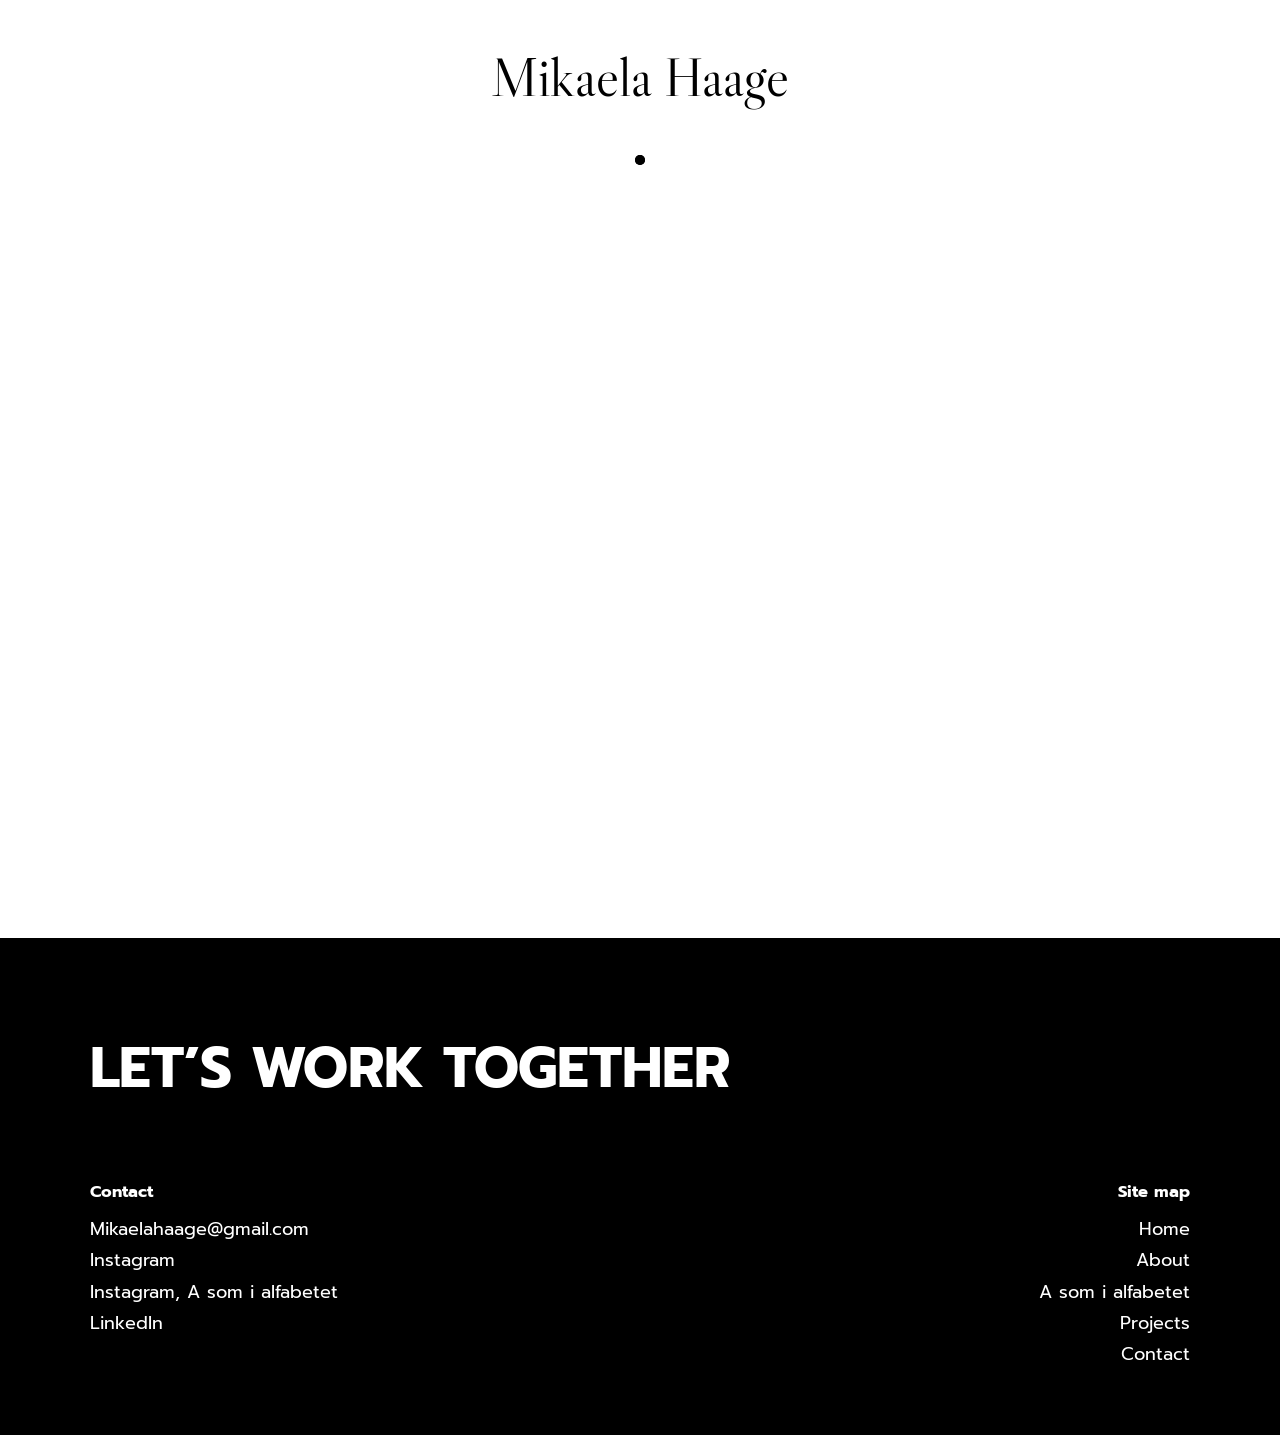
<file: index.html>
<!doctype html>
<html lang="en">
<head>
  <meta charset="utf-8">
  <meta name="viewport" content="width=device-width, initial-scale=1">
  <title>Mikaela Haage – Graphic, UX/UI &amp; Product Designer</title>
  <meta name="description" content="Portfolio of Mikaela Haage, Graphic, UX/UI and Product Designer in Stockholm: apps, campaigns and hand-drawn illustration.">
  <link rel="canonical" href="https://mikaelahaage.se/">
  <!-- How the page looks when the link is shared. -->
  <meta property="og:type" content="website">
  <meta property="og:site_name" content="Mikaela Haage">
  <meta property="og:title" content="Mikaela Haage – Graphic, UX/UI &amp; Product Designer">
  <meta property="og:description" content="Portfolio of Mikaela Haage, Graphic, UX/UI and Product Designer in Stockholm: apps, campaigns and hand-drawn illustration.">
  <meta property="og:url" content="https://mikaelahaage.se/">
  <meta property="og:image" content="https://mikaelahaage.se/img/share/home.jpg">
  <meta property="og:image:width" content="1200">
  <meta property="og:image:height" content="630">
  <meta name="twitter:card" content="summary_large_image">
  <link rel="icon" href="/favicon.ico" sizes="any">
  <link rel="icon" type="image/png" sizes="32x32" href="/img/icons/icon-32.png">
  <link rel="apple-touch-icon" href="/img/icons/apple-touch-icon.png">
  <link rel="preconnect" href="https://fonts.googleapis.com">
  <link rel="preconnect" href="https://fonts.gstatic.com" crossorigin>
  <link rel="stylesheet" href="https://fonts.googleapis.com/css2?family=Libre+Caslon+Display&family=Prompt:wght@400;500;600&display=swap">
  <link rel="stylesheet" href="styles.css">
  <script>
    // The compact header rolls down only when it first appears. Coming from
    // another page that showed it too, it stays put.
    try {
      if (document.referrer.startsWith(location.origin + "/") && sessionStorage.getItem("compact-header") === "1") {
        document.documentElement.classList.add("header-stays");
      }
      addEventListener("pagehide", () => {
        const header = document.querySelector(".project-header");
        sessionStorage.setItem("compact-header", header && header.offsetParent ? "1" : "0");
      });
      // Leaving for another page: the header shows at once (even if it had
      // slid away while scrolling), so the page change can keep it in place.
      addEventListener("pageswap", () => {
        const header = document.querySelector(".project-header");
        if (!header) return;
        header.style.transition = "none";
        header.classList.remove("is-hidden");
      });
    } catch (e) {}
  </script>
  <script>
    // Intro: start hidden before first paint. Skipped for reduced motion, deep links,
    // and when arriving from another page on the site (the page transition runs instead).
    // A reload keeps the original referrer, so it counts as a fresh visit.
    const navType = (performance.getEntriesByType("navigation")[0] || {}).type;
    const fromSite = navType !== "reload" && document.referrer.startsWith(location.origin + "/");
    if (!matchMedia("(prefers-reduced-motion: reduce)").matches && !location.hash && !fromSite) {
      history.scrollRestoration = "manual";
      document.documentElement.classList.add("intro");
    }
  </script>
</head>
<body>

  <header class="site-header">
    <h1 class="name"><a href="./">Mikaela Haage</a></h1>
    <p class="role"><span class="role-part">Graphic</span><span class="role-dot" aria-hidden="true"></span><span class="visually-hidden">, </span><span class="role-part">UX/UI</span><span class="role-dot" aria-hidden="true"></span><span class="visually-hidden">, </span><span class="role-part">Product Designer</span></p>
    <div class="rule" role="presentation"></div>
    <nav class="nav" aria-label="Main menu">
      <a href="about">About</a>
      <a href="projects/alfabetet">A som i alfabetet</a>
      <a href="#projects">Projects</a>
      <a href="#contact">Contact</a>
    </nav>
  </header>

  <main>
    <!-- Card wall: JS fills .wall-track with two identical sets of columns. -->
    <section id="projects" class="wall" aria-label="Projects">
      <div class="wall-track" id="wall-track"></div>
    </section>

  </main>

  <!-- Same contact footer as the project pages, mirrored: heading and a site
       map (the header's links) on the left, contact on the right. -->
  <footer id="contact" class="contact-footer contact-footer--home" aria-labelledby="contact-footer-title">
    <h2 id="contact-footer-title" class="contact-footer-title">Let’s work together</h2>
    <div class="contact-footer-columns">
      <div class="contact-footer-contact">
        <p class="contact-footer-label">Contact</p>
        <ul class="contact-footer-links">
          <li><a href="mailto:mikaelahaage@gmail.com">Mikaelahaage@gmail.com</a></li>
          <!-- TODO: add the real profile URLs. -->
          <li><a href="https://www.instagram.com/egaah/" target="_blank" rel="noopener">Instagram</a></li>
          <li><a href="https://www.instagram.com/asomialfabetet/" target="_blank" rel="noopener">Instagram, A som i alfabetet</a></li>
          <li><a href="https://www.linkedin.com/in/mikaela-haage-33284964" target="_blank" rel="noopener">LinkedIn</a></li>
        </ul>
      </div>
      <nav class="site-map" aria-labelledby="site-map-title">
        <p id="site-map-title" class="contact-footer-label">Site map</p>
        <ul class="contact-footer-links">
          <li><a href="./">Home</a></li>
          <li><a href="about">About</a></li>
          <li><a href="projects/alfabetet">A som i alfabetet</a></li>
          <li><a href="#projects">Projects</a></li>
          <li><a href="mailto:mikaelahaage@gmail.com">Contact</a></li>
        </ul>
      </nav>
    </div>
  </footer>

  <script src="data.js"></script>
  <script src="main.js"></script>
</body>
</html>
</file>
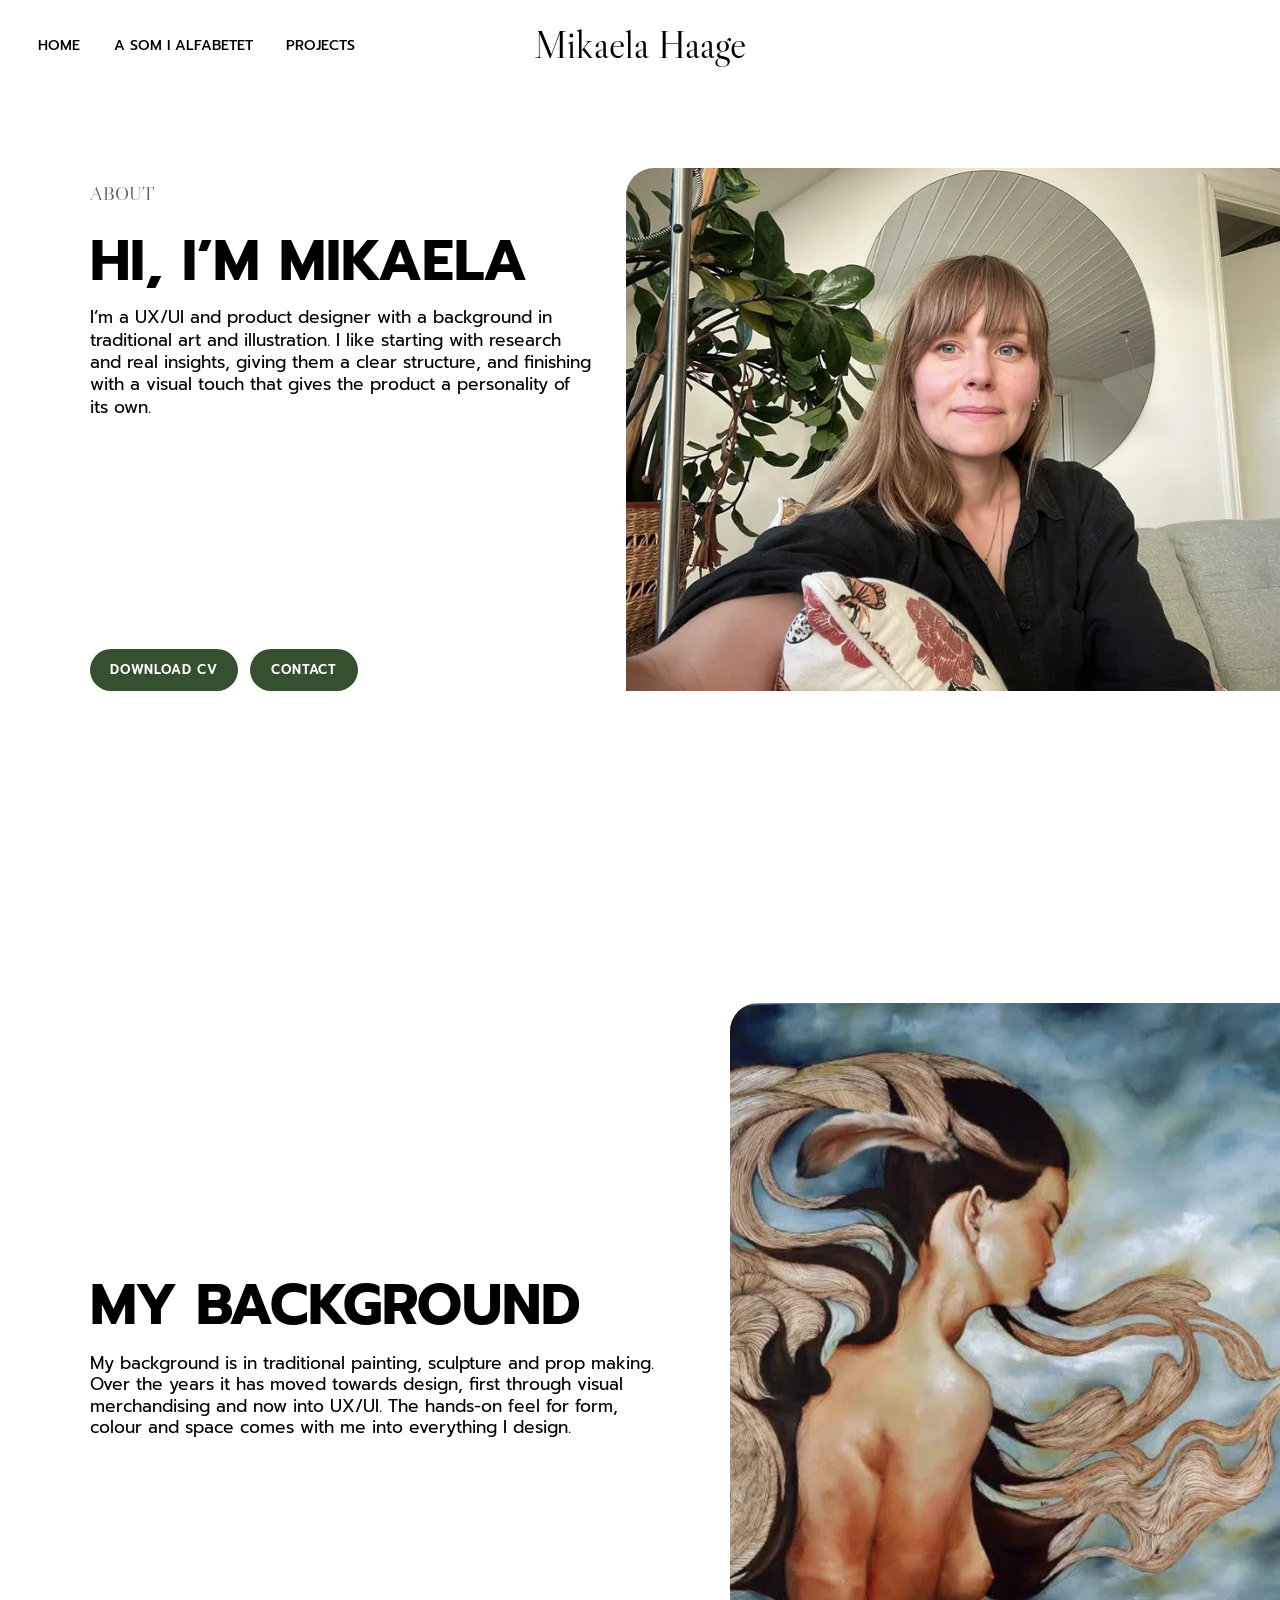
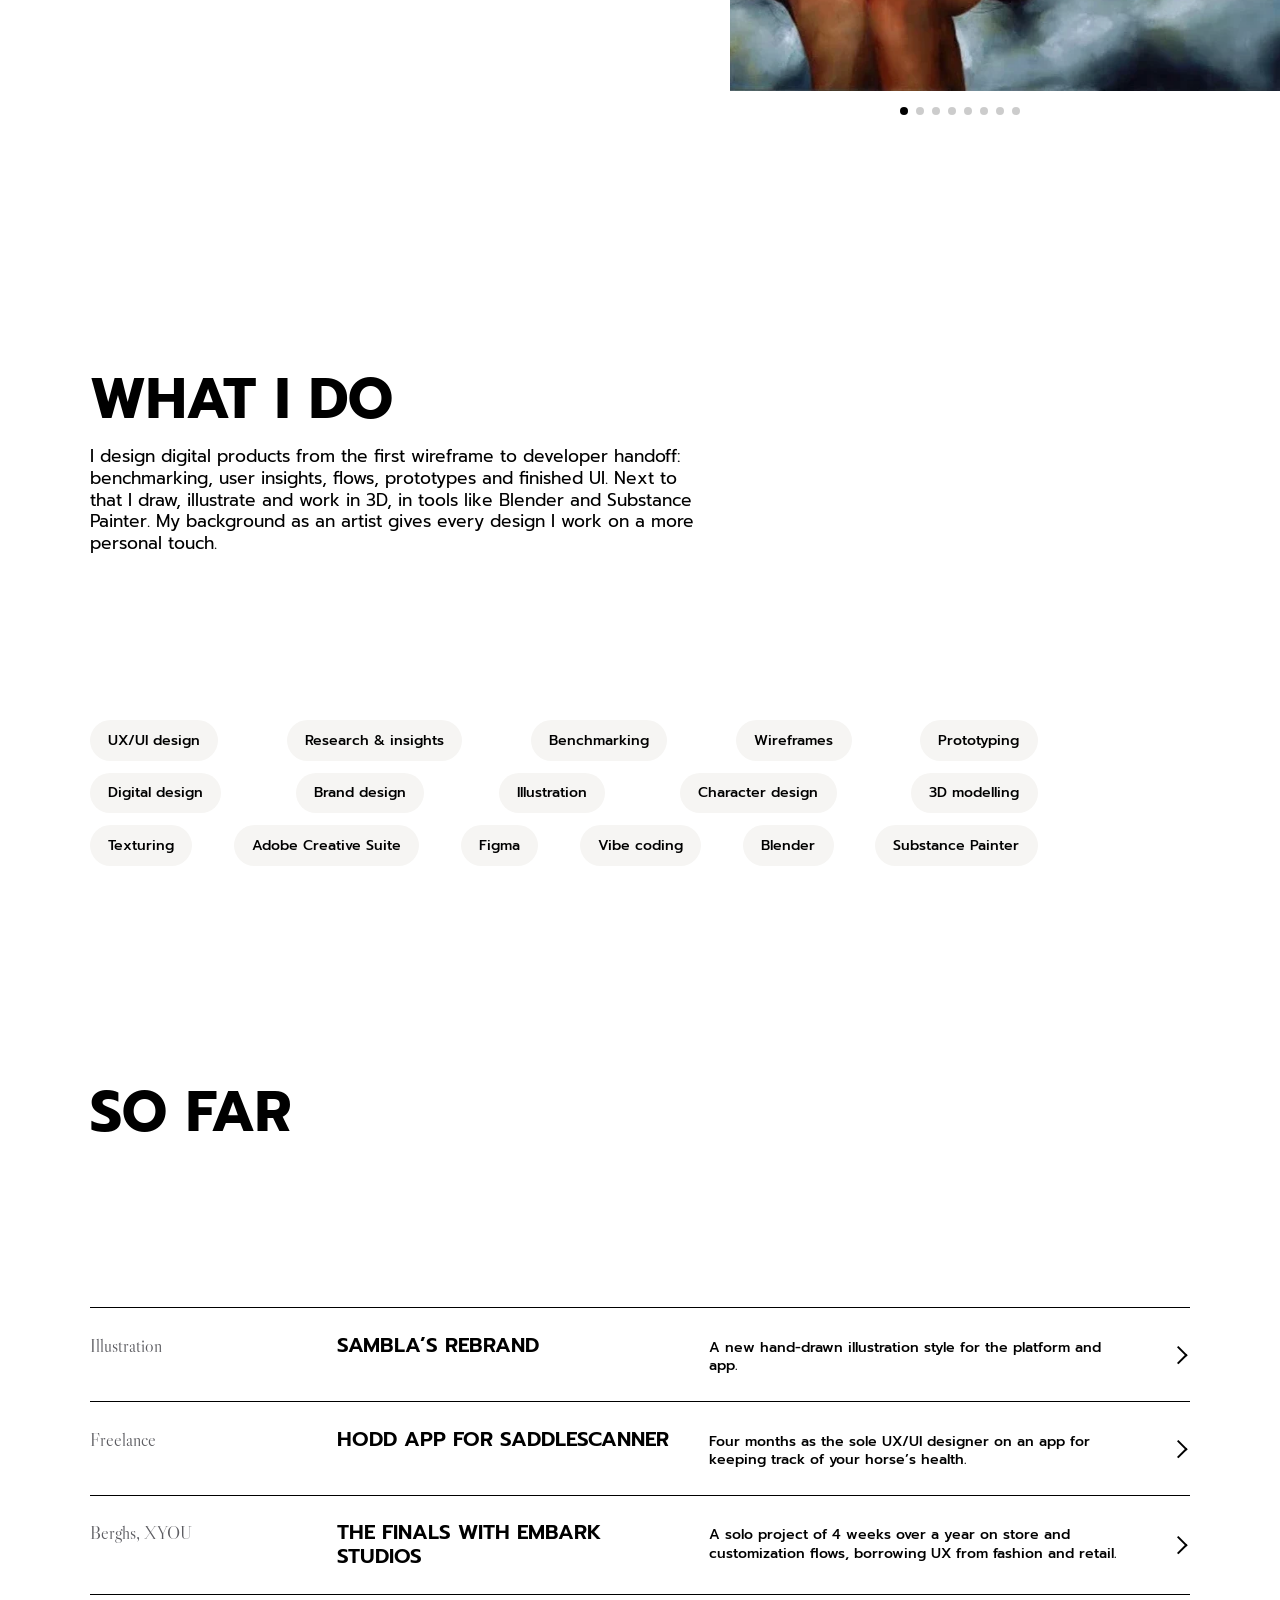
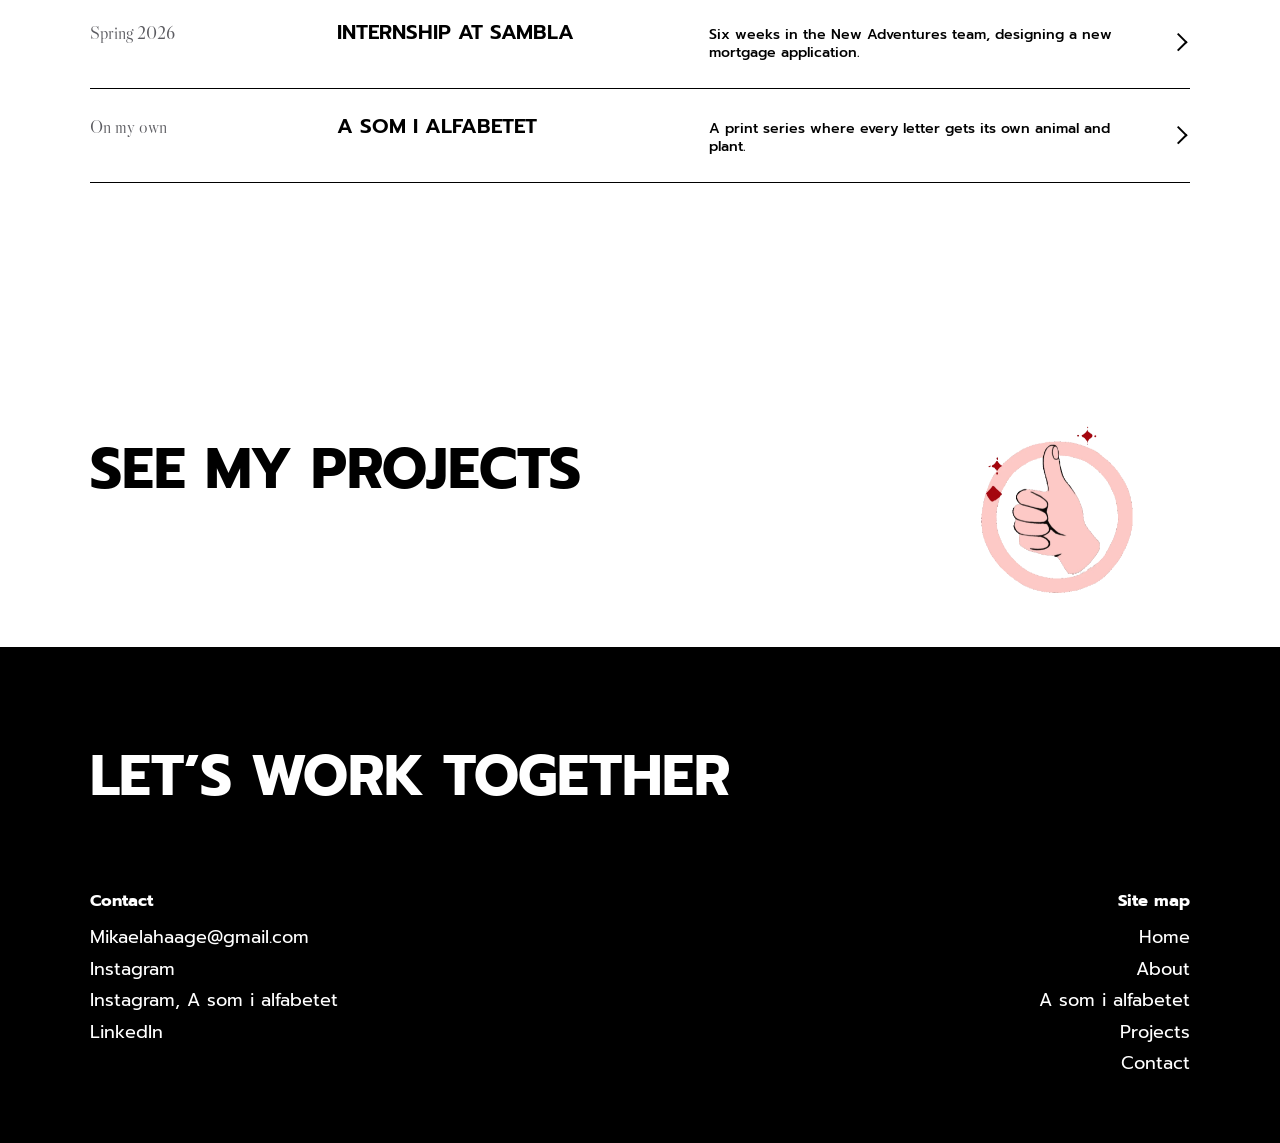
<file: about.html>
<!doctype html>
<html lang="en">
<head>
  <meta charset="utf-8">
  <meta name="viewport" content="width=device-width, initial-scale=1">
  <title>About – Mikaela Haage</title>
  <meta name="description" content="About Mikaela Haage, Graphic, UX/UI and Product Designer and illustrator in Stockholm.">
  <link rel="canonical" href="https://mikaelahaage.se/about">
  <!-- How the page looks when the link is shared. -->
  <meta property="og:type" content="website">
  <meta property="og:site_name" content="Mikaela Haage">
  <meta property="og:title" content="About – Mikaela Haage">
  <meta property="og:description" content="About Mikaela Haage, Graphic, UX/UI and Product Designer and illustrator in Stockholm.">
  <meta property="og:url" content="https://mikaelahaage.se/about">
  <meta property="og:image" content="https://mikaelahaage.se/img/share/about.jpg">
  <meta property="og:image:width" content="1200">
  <meta property="og:image:height" content="630">
  <meta name="twitter:card" content="summary_large_image">
  <link rel="icon" href="/favicon.ico" sizes="any">
  <link rel="icon" type="image/png" sizes="32x32" href="/img/icons/icon-32.png">
  <link rel="apple-touch-icon" href="/img/icons/apple-touch-icon.png">
  <link rel="preconnect" href="https://fonts.googleapis.com">
  <link rel="preconnect" href="https://fonts.gstatic.com" crossorigin>
  <link rel="stylesheet" href="https://fonts.googleapis.com/css2?family=Libre+Caslon+Display&family=Prompt:wght@400;500;600;700&display=swap">
  <link rel="stylesheet" href="styles.css">
  <script>
    // The compact header rolls down only when it first appears. Coming from
    // another page that showed it too, it stays put.
    try {
      if (document.referrer.startsWith(location.origin + "/") && sessionStorage.getItem("compact-header") === "1") {
        document.documentElement.classList.add("header-stays");
      }
      addEventListener("pagehide", () => {
        const header = document.querySelector(".project-header");
        sessionStorage.setItem("compact-header", header && header.offsetParent ? "1" : "0");
      });
      // Leaving for another page: the header shows at once (even if it had
      // slid away while scrolling), so the page change can keep it in place.
      addEventListener("pageswap", () => {
        const header = document.querySelector(".project-header");
        if (!header) return;
        header.style.transition = "none";
        header.classList.remove("is-hidden");
      });
    } catch (e) {}
  </script>
</head>
<body>

  <header class="project-header project-header--plain">
    <nav class="project-nav" aria-label="Main menu">
      <a href="./">Home</a>
      <a href="projects/alfabetet">A som i alfabetet</a>
      <a href="./#projects">Projects</a>
    </nav>
    <a class="name" href="./">Mikaela Haage</a>
  </header>

  <main>
    <section class="case-intro" aria-labelledby="case-title">
      <div class="case-text">
        <p class="case-eyebrow">About</p>
        <h1 id="case-title" class="case-title">Hi, I’m Mikaela</h1>
        <p class="case-lead">I’m a UX/UI and product designer with a background in traditional art and illustration. I like starting with research and real insights, giving them a clear structure, and finishing with a visual touch that gives the product a personality of its own.</p>
        <div class="case-facts-row about-ctas">
          <!-- The CV goes in site/cv.pdf. -->
          <a class="case-cta" href="cv.pdf" download="Mikaela-Haage-CV.pdf">Download CV</a>
          <a class="case-cta" href="mailto:mikaelahaage@gmail.com">Contact</a>
        </div>
      </div>
      <figure class="case-media case-media--portrait">
        <img data-no-zoom src="img/portrait-1200.webp" srcset="img/portrait-800.webp 800w, img/portrait-1200.webp 1200w, img/portrait-1600.webp 1600w" sizes="(max-width: 860px) calc(100vw - 48px), 52vw" width="2000" height="1497" alt="Mikaela on a green sofa at home, in a black shirt, with a large plant and a round mirror behind her." fetchpriority="high">
      </figure>
    </section>

    <div class="chapter">
      <section class="sambla-chapter" aria-labelledby="background-title">
        <div class="intern-split">
          <div class="sambla-copy">
            <h2 id="background-title" class="sambla-title">My background</h2>
            <p class="sambla-text">My background is in traditional painting, sculpture and prop making. Over the years it has moved towards design, first through visual merchandising and now into UX/UI. The hands-on feel for form, colour and space comes with me into everything I design.</p>
          </div>
          <!-- Paintings and sculptures, one at a time: swipe, use the arrows or the dots. -->
          <div class="about-works" aria-roledescription="carousel" aria-label="My paintings and sculptures">
            <div class="about-works-track">
            <figure class="about-work"><img src="img/about/painting-wind.webp" width="874" height="828" alt="Oil painting of a woman seen from behind, her hair turning into drawn, flowing lines against a stormy blue sky." loading="lazy"></figure>
            <figure class="about-work"><img src="img/about/painting-shoulders.webp" width="924" height="1088" alt="Oil painting of a man carrying a small child in a sun hat on his shoulders." loading="lazy"></figure>
            <figure class="about-work"><img src="img/about/painting-hug.webp" width="924" height="1234" alt="Painted portrait of a woman hugged by two smiling blonde girls in red jumpers, in a wooden frame." loading="lazy"></figure>
            <figure class="about-work"><img src="img/about/sculpt-creature.webp" width="924" height="1232" alt="A creature head sculpted in grey clay, with a ridged brow, wrinkled skin and drips from the chin." loading="lazy"></figure>
            <figure class="about-work"><img src="img/about/sculpt-diver.webp" width="924" height="1233" alt="A full-size painted figure in a worn diving suit with hoses and a harpoon, in the workshop." loading="lazy"></figure>
            <figure class="about-work"><img src="img/about/sculpt-anatomy.webp" width="924" height="1232" alt="An anatomy figure in clay: half the body shows the muscles, the other half the skeleton." loading="lazy"></figure>
            <figure class="about-work"><img src="img/about/masks.webp" width="924" height="695" alt="Three latex masks I made: Donald Trump, Vladimir Putin and Kim Jong-un." loading="lazy"></figure>
            <figure class="about-work"><img src="img/about/painting-portrait.webp" width="924" height="927" alt="Oil portrait of a bearded man in an orange shirt against a dark background." loading="lazy"></figure>
            </div>
            <button type="button" class="about-works-arrow about-works-arrow--prev" aria-label="Previous work"></button>
            <button type="button" class="about-works-arrow about-works-arrow--next" aria-label="Next work"></button>
          </div>
        </div>
      </section>
    </div>

    <div class="chapter">
      <section class="sambla-chapter" aria-labelledby="do-title">
        <div class="sambla-copy">
          <h2 id="do-title" class="sambla-title">What I do</h2>
          <p class="sambla-text">I design digital products from the first wireframe to developer handoff: benchmarking, user insights, flows, prototypes and finished UI. Next to that I draw, illustrate and work in 3D, in tools like Blender and Substance Painter. My background as an artist gives every design I work on a more personal touch.</p>
        </div>
        <!-- On phones only the first rows show, the last of them fading out,
             with a Show more button under a line. -->
        <div class="about-skills-box">
          <ul class="about-skills" id="about-skills">
            <li>UX/UI design</li>
            <li>Research &amp; insights</li>
            <li>Benchmarking</li>
            <li>Wireframes</li>
            <li>Prototyping</li>
            <li>Digital design</li>
            <li>Brand design</li>
            <li>Illustration</li>
            <li>Character design</li>
            <li>3D modelling</li>
            <li>Texturing</li>
            <li>Adobe Creative Suite</li>
            <li>Figma</li>
            <li>Vibe coding</li>
            <li>Blender</li>
            <li>Substance Painter</li>
          </ul>
        </div>
        <button type="button" class="about-skills-more" aria-controls="about-skills" aria-expanded="false" hidden>Show more</button>
      </section>
    </div>

    <div class="chapter">
      <section class="sambla-chapter" aria-labelledby="path-title">
        <div class="sambla-copy">
          <h2 id="path-title" class="sambla-title">So far</h2>
        </div>
        <ol class="about-path">
          <li>
            <p class="about-path-when">Illustration</p>
            <p class="about-path-what"><a href="projects/sambla">Sambla’s rebrand</a></p>
            <p class="about-path-note">A new hand-drawn illustration style for the platform and app.</p>
          </li>
          <li>
            <p class="about-path-when">Freelance</p>
            <p class="about-path-what"><a href="projects/sadelscanner">Hodd app for SaddleScanner</a></p>
            <p class="about-path-note">Four months as the sole UX/UI designer on an app for keeping track of your horse’s health.</p>
          </li>
          <li>
            <p class="about-path-when">Berghs, XYOU</p>
            <p class="about-path-what"><a href="projects/thefinals">THE FINALS with Embark Studios</a></p>
            <p class="about-path-note">A solo project of 4 weeks over a year on store and customization flows, borrowing UX from fashion and retail.</p>
          </li>
          <li>
            <p class="about-path-when">Spring 2026</p>
            <p class="about-path-what"><a href="projects/sambla-intern">Internship at Sambla</a></p>
            <p class="about-path-note">Six weeks in the New Adventures team, designing a new mortgage application.</p>
          </li>
          <li>
            <p class="about-path-when">On my own</p>
            <p class="about-path-what"><a href="projects/alfabetet">A som i alfabetet</a></p>
            <p class="about-path-note">A print series where every letter gets its own animal and plant.</p>
          </li>
        </ol>
      </section>
    </div>

    <!-- Last screen: the projects on white, contact on black. -->
    <a class="next-up" href="./#projects" aria-label="See my projects">
      <span class="next-up-title">See my projects</span>
      <img class="next-up-sticker next-up-sticker--round" src="img/sambla-intern/thumb-sticker.webp" width="600" height="600" alt="" loading="lazy">
    </a>
  </main>

  <footer id="contact" class="contact-footer" aria-labelledby="contact-footer-title">
    <h2 id="contact-footer-title" class="contact-footer-title">Let’s work together</h2>
    <div class="contact-footer-columns">
      <div class="contact-footer-contact">
        <p class="contact-footer-label">Contact</p>
        <ul class="contact-footer-links">
          <li><a href="mailto:mikaelahaage@gmail.com">Mikaelahaage@gmail.com</a></li>
          <!-- TODO: add the real profile URLs. -->
          <li><a href="https://www.instagram.com/egaah/" target="_blank" rel="noopener">Instagram</a></li>
          <li><a href="https://www.instagram.com/asomialfabetet/" target="_blank" rel="noopener">Instagram, A som i alfabetet</a></li>
          <li><a href="https://www.linkedin.com/in/mikaela-haage-33284964" target="_blank" rel="noopener">LinkedIn</a></li>
        </ul>
      </div>
      <nav class="site-map" aria-labelledby="site-map-title">
        <p id="site-map-title" class="contact-footer-label">Site map</p>
        <ul class="contact-footer-links">
          <li><a href="./">Home</a></li>
          <li><a href="about">About</a></li>
          <li><a href="projects/alfabetet">A som i alfabetet</a></li>
          <li><a href="./#projects">Projects</a></li>
          <li><a href="mailto:mikaelahaage@gmail.com">Contact</a></li>
        </ul>
      </nav>
    </div>
  </footer>

  <script>
    // Expose the sticky header's height so the intro can fill the first screen.
    const header = document.querySelector(".project-header");
    new ResizeObserver(() => {
      document.documentElement.style.setProperty("--header-h", header.offsetHeight + "px");
    }).observe(header);

    // Once the page scrolls the header gets its faded background. It slides
    // away while scrolling down and returns when scrolling up (or on hover,
    // see .project-header.is-hidden in the CSS).
    let lastY = window.scrollY;
    let ticking = false;
    const onScroll = () => {
      const y = window.scrollY;
      header.classList.toggle("is-scrolled", y > 4);
      if (y > lastY + 4 && y > header.offsetHeight) header.classList.add("is-hidden");
      else if (y < lastY - 4) header.classList.remove("is-hidden");
      lastY = y;
      ticking = false;
    };
    window.addEventListener("scroll", () => {
      if (!ticking) { ticking = true; requestAnimationFrame(onScroll); }
    }, { passive: true });
    onScroll();
  </script>
  <script>
    // Skills on phones: only the first four rows show, the fourth fading
    // out, until Show more opens the rest. Rows are measured, since how many
    // pills fit a row depends on the screen.
    (() => {
      const box = document.querySelector(".about-skills-box");
      const list = box.querySelector(".about-skills");
      const more = document.querySelector(".about-skills-more");
      const phone = matchMedia("(max-width: 640px)");
      const ROWS = 4;
      let open = false;
      const layout = () => {
        box.classList.remove("is-collapsed");
        box.style.removeProperty("--collapsed-h");
        const tops = [...new Set([...list.children].map((li) => li.offsetTop))];
        const collapse = phone.matches && !open && tops.length > ROWS;
        more.hidden = !phone.matches || tops.length <= ROWS;
        if (!collapse) return;
        const last = [...list.children].filter((li) => li.offsetTop === tops[ROWS - 1]);
        const bottom = Math.max(...last.map((li) => li.offsetTop + li.offsetHeight));
        box.style.setProperty("--collapsed-h", `${bottom}px`);
        box.style.setProperty("--fade-h", `${last[0].offsetHeight + 12}px`);
        box.classList.add("is-collapsed");
      };
      more.addEventListener("click", () => {
        open = !open;
        more.textContent = open ? "Show less" : "Show more";
        more.setAttribute("aria-expanded", String(open));
        layout();
        if (!open) box.scrollIntoView({ block: "nearest" });
      });
      phone.addEventListener("change", layout);
      // Width only: on phones the address bar changes the height while scrolling.
      let width = innerWidth;
      addEventListener("resize", () => {
        if (innerWidth === width) return;
        width = innerWidth;
        layout();
      });
      layout();
    })();

    // The works carousel: a scroll-snap row with dots, plus arrows on
    // computers. The dot follows whichever work is in view.
    document.querySelectorAll(".about-works").forEach((carousel) => {
      const track = carousel.querySelector(".about-works-track");
      const slides = [...track.children];
      const dots = document.createElement("div");
      dots.className = "swipe-dots";
      const go = (i) => {
        i = (i + slides.length) % slides.length;
        track.scrollTo({ left: slides[i].offsetLeft - track.offsetLeft, behavior: "smooth" });
      };
      const buttons = slides.map((slide, i) => {
        const b = document.createElement("button");
        b.type = "button";
        b.setAttribute("aria-label", `Work ${i + 1} of ${slides.length}`);
        b.addEventListener("click", () => go(i));
        dots.append(b);
        return b;
      });
      carousel.append(dots);
      let current = 0;
      const update = () => {
        current = Math.round(track.scrollLeft / track.clientWidth);
        buttons.forEach((b, j) => b.classList.toggle("is-active", j === current));
      };
      track.addEventListener("scroll", update, { passive: true });
      carousel.querySelector(".about-works-arrow--prev").addEventListener("click", () => go(current - 1));
      carousel.querySelector(".about-works-arrow--next").addEventListener("click", () => go(current + 1));
      update();
    });
  </script>
  <script src="projects/parallax.js"></script>
  <script src="projects/lightbox.js"></script>
  <script src="projects/stickers.js"></script>
</body>
</html>
</file>
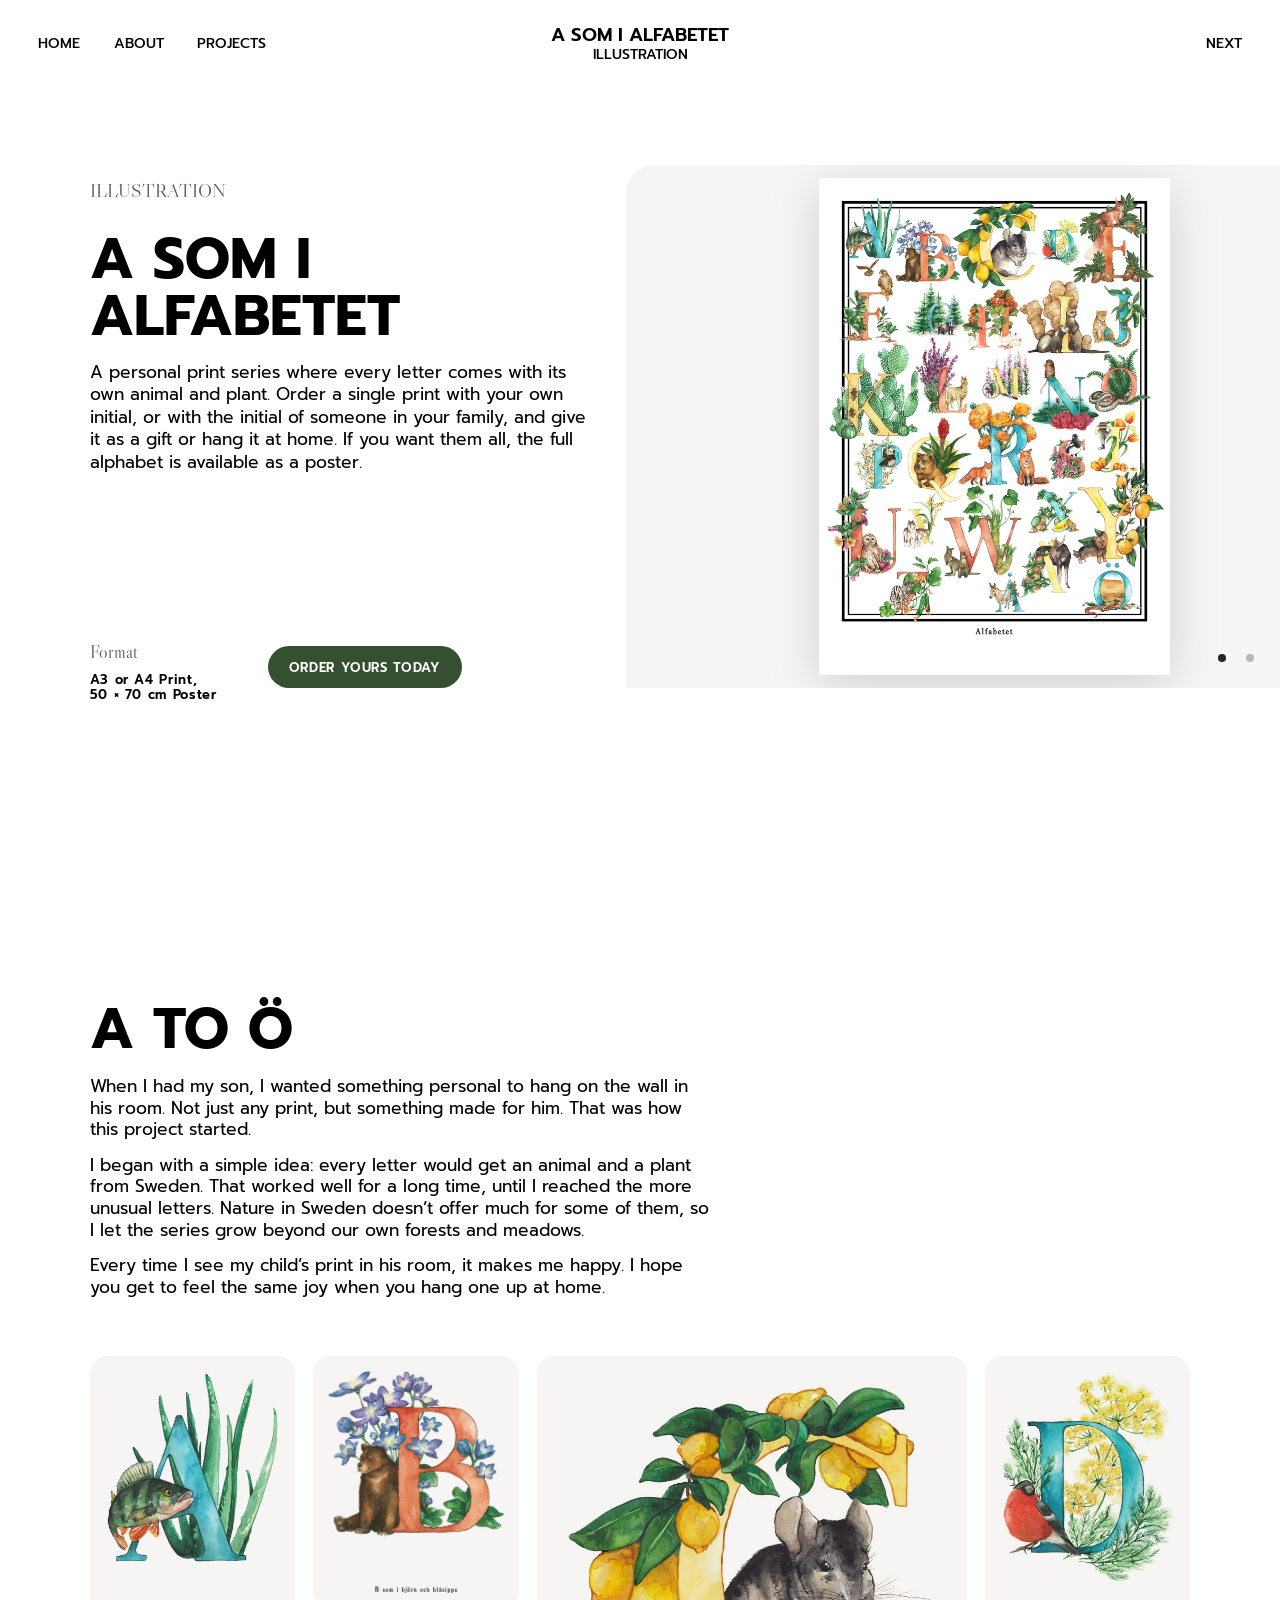
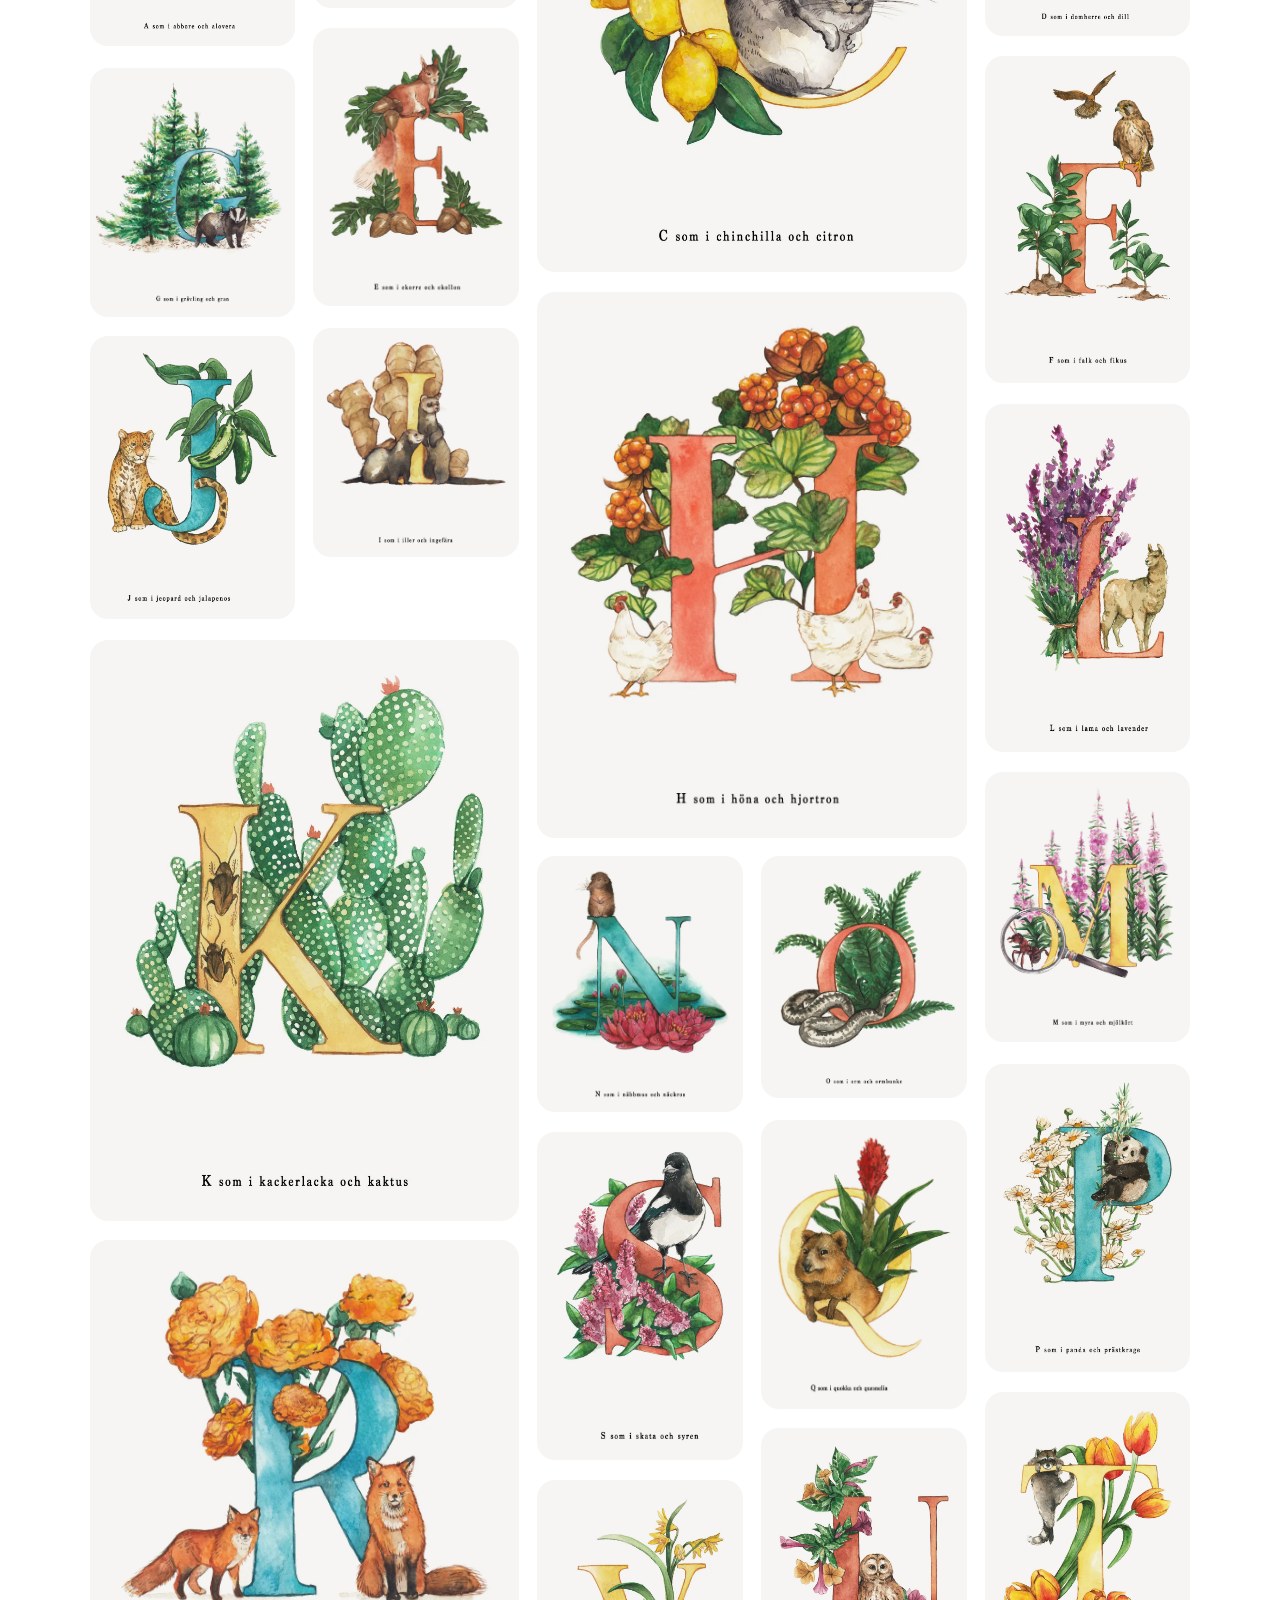
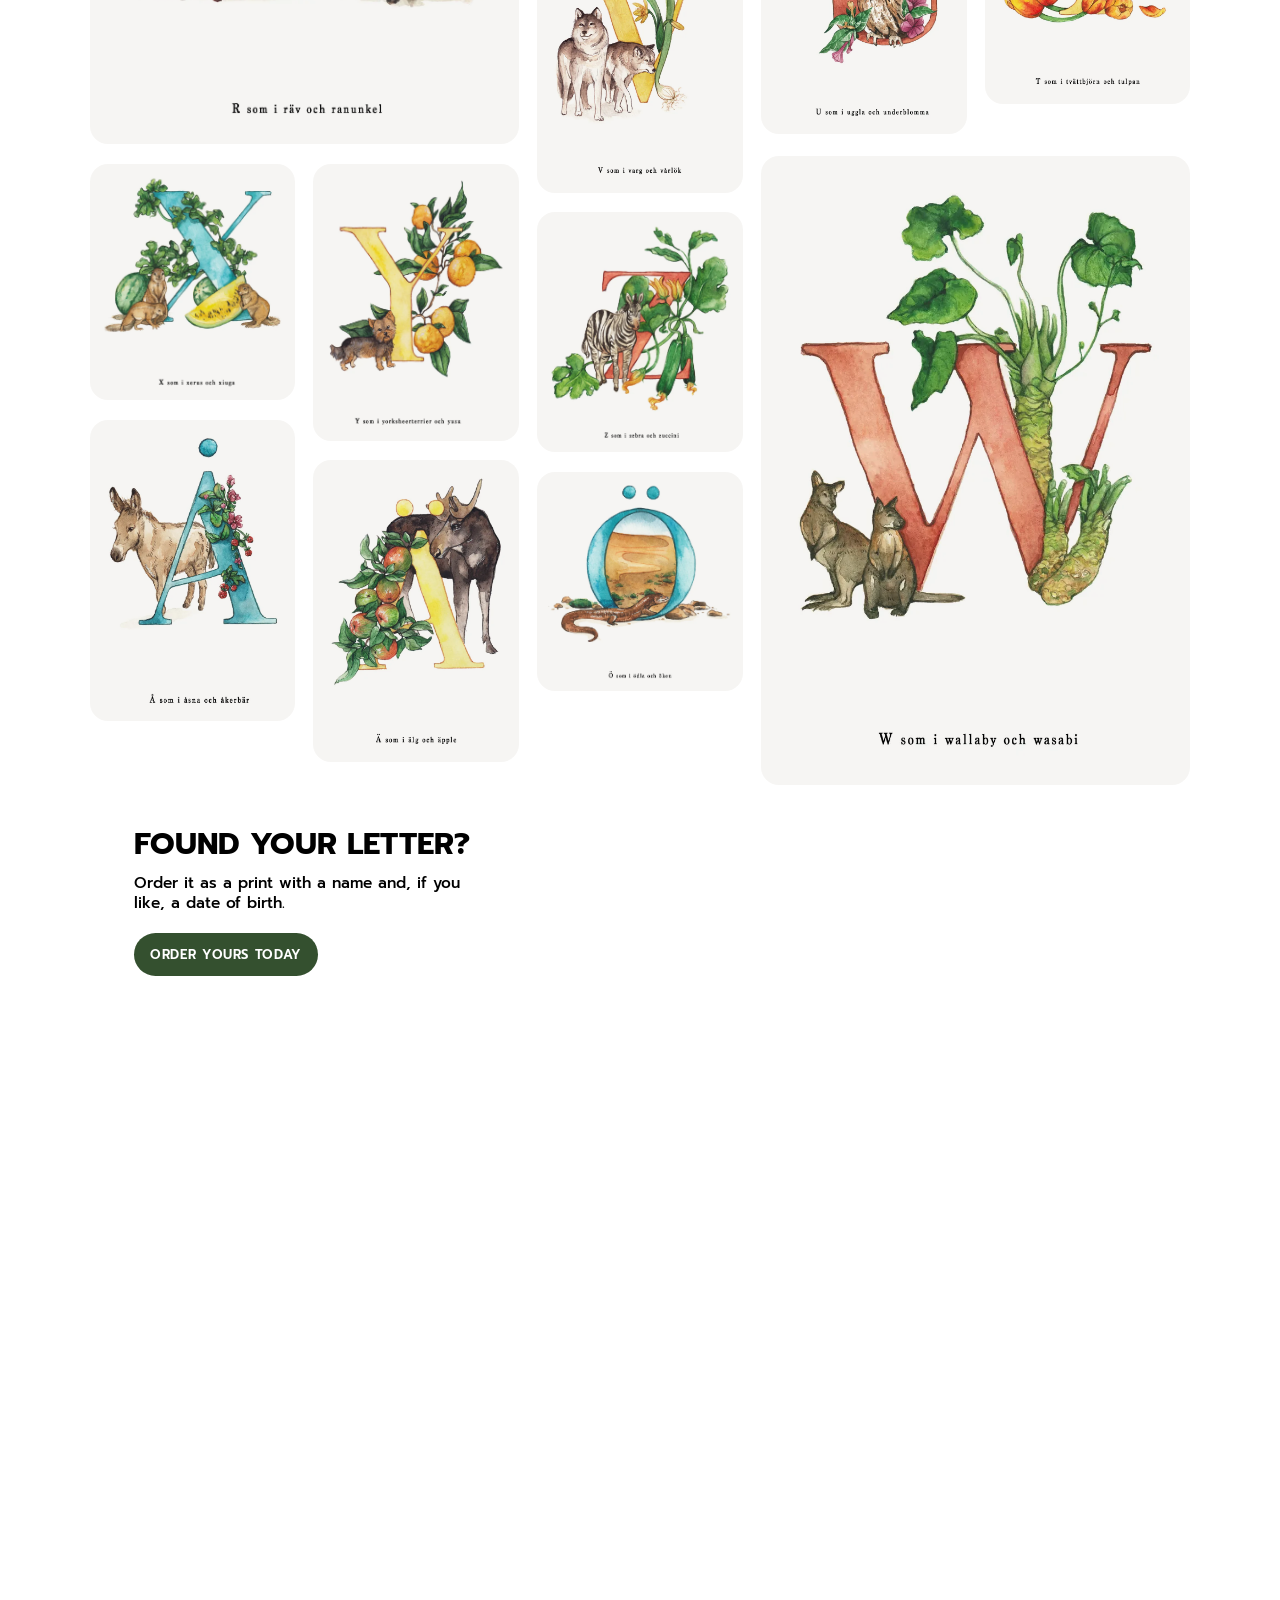
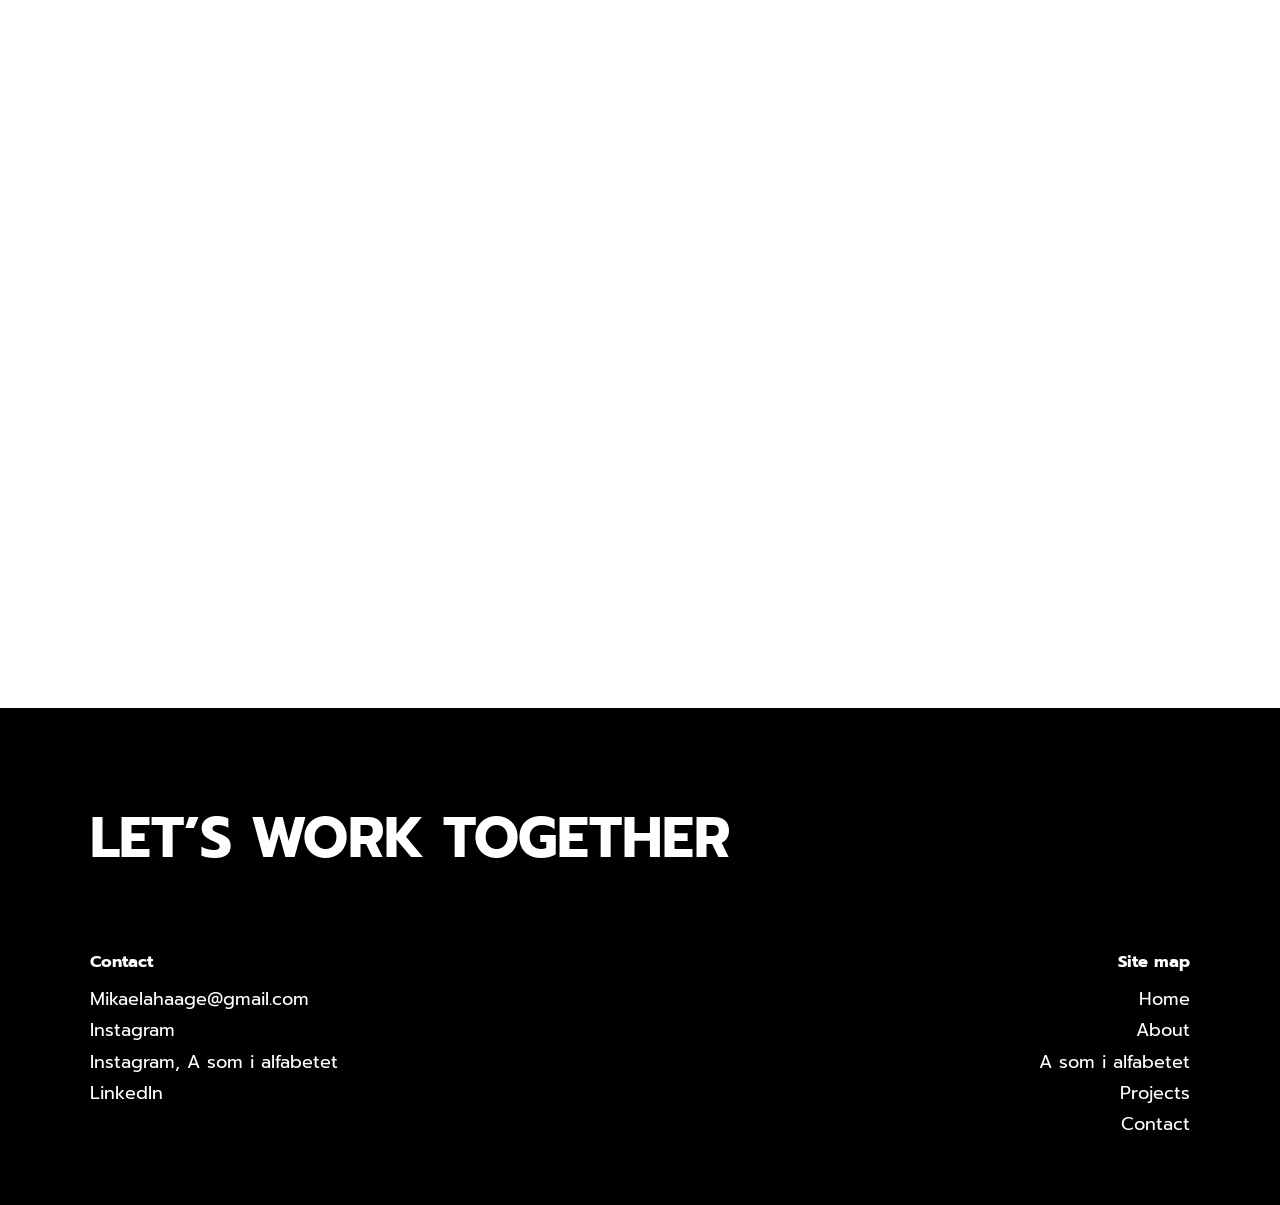
<file: projects/alfabetet.html>
<!doctype html>
<html lang="en">
<head>
  <meta charset="utf-8">
  <meta name="viewport" content="width=device-width, initial-scale=1">
  <title>A som i alfabetet – Mikaela Haage</title>
  <meta name="description" content="A personal print series where every letter comes with its own animal and plant, as single initial prints or the full alphabet as a poster.">
  <link rel="canonical" href="https://mikaelahaage.se/projects/alfabetet">
  <!-- How the page looks when the link is shared. -->
  <meta property="og:type" content="website">
  <meta property="og:site_name" content="Mikaela Haage">
  <meta property="og:title" content="A som i alfabetet – Mikaela Haage">
  <meta property="og:description" content="A personal print series where every letter comes with its own animal and plant, as single initial prints or the full alphabet as a poster.">
  <meta property="og:url" content="https://mikaelahaage.se/projects/alfabetet">
  <meta property="og:image" content="https://mikaelahaage.se/img/share/alfabetet.jpg">
  <meta property="og:image:width" content="1200">
  <meta property="og:image:height" content="630">
  <meta name="twitter:card" content="summary_large_image">
  <link rel="icon" href="/favicon.ico" sizes="any">
  <link rel="icon" type="image/png" sizes="32x32" href="/img/icons/icon-32.png">
  <link rel="apple-touch-icon" href="/img/icons/apple-touch-icon.png">
  <link rel="preconnect" href="https://fonts.googleapis.com">
  <link rel="preconnect" href="https://fonts.gstatic.com" crossorigin>
  <link rel="stylesheet" href="https://fonts.googleapis.com/css2?family=Libre+Caslon+Display&family=Prompt:wght@400;500;600;700&display=swap">
  <link rel="stylesheet" href="../styles.css">
  <script>
    // The compact header rolls down only when it first appears. Coming from
    // another page that showed it too, it stays put.
    try {
      if (document.referrer.startsWith(location.origin + "/") && sessionStorage.getItem("compact-header") === "1") {
        document.documentElement.classList.add("header-stays");
      }
      addEventListener("pagehide", () => {
        const header = document.querySelector(".project-header");
        sessionStorage.setItem("compact-header", header && header.offsetParent ? "1" : "0");
      });
      // Leaving for another page: the header shows at once (even if it had
      // slid away while scrolling), so the page change can keep it in place.
      addEventListener("pageswap", () => {
        const header = document.querySelector(".project-header");
        if (!header) return;
        header.style.transition = "none";
        header.classList.remove("is-hidden");
      });
    } catch (e) {}
  </script>
</head>
<body>

  <header class="project-header">
    <nav class="project-nav" aria-label="Main menu">
      <a href="../">Home</a>
      <a href="../about">About</a>
      <a href="../#projects">Projects</a>
    </nav>
    <p class="project-tagline"><strong>A som i alfabetet</strong> <span class="project-tagline-text">Illustration</span></p>
    <div class="project-current">
      <a class="project-next" href="fjallraven" aria-label="Next project: Fjällräven">Next</a>
    </div>
  </header>

  <main>
    <section class="case-intro" aria-labelledby="case-title">
      <div class="case-text">
        <p class="case-eyebrow">Illustration</p>
        <h1 id="case-title" class="case-title">A som i alfabetet</h1>
        <p class="case-lead">A personal print series where every letter comes with its own animal and plant. Order a single print with your own initial, or with the initial of someone in your family, and give it as a gift or hang it at home. If you want them all, the full alphabet is available as a poster.</p>
        <div class="case-facts-row">
          <dl class="case-facts">
            <div><dt>Format</dt><dd>A3 or A4 Print,<br>50 × 70 cm Poster</dd></div>
          </dl>
          <a class="case-cta" href="mailto:mikaelahaage@gmail.com?subject=Order%3A%20A%20som%20i%20alfabetet">Order yours today</a>
        </div>
      </div>
      <!-- Slideshow: the whole poster, then a pan zooming in along its rows. -->
      <figure class="case-media case-media--panel case-media--poster abc-hero">
        <img class="abc-slide is-active" src="../img/alfabetet/poster-hero.webp" srcset="../img/alfabetet/poster-hero-700.webp 700w, ../img/alfabetet/poster-hero.webp 1100w" sizes="(max-width: 860px) calc(100vw - 40px), 52vw" width="1100" height="1556" alt="The alphabet poster: all 29 letters from A to Ö, each with its animal and plant, framed under the title “Alfabetet”." fetchpriority="high">
        <!-- The pan's image loads once the page has, so it doesn't hold up the poster. -->
        <div class="abc-slide abc-pan" role="img" aria-label="Zooming in on the poster, row by row from A to Ö.">
          <img data-no-zoom alt="" width="2400" height="3134" data-src="../img/alfabetet/poster-pan-2400.webp" data-srcset="../img/alfabetet/poster-pan-1400.webp 1400w, ../img/alfabetet/poster-pan-2400.webp 2400w" data-sizes="(max-width: 860px) calc(200vw - 80px), 104vw">
        </div>
        <div class="abc-dots">
          <button type="button" aria-label="Show the whole poster" aria-pressed="true"></button>
          <button type="button" aria-label="Show the poster zoomed in" aria-pressed="false"></button>
        </div>
      </figure>
    </section>

    <div class="chapter">
      <section class="sambla-chapter" aria-labelledby="letters-title">
        <div class="sambla-copy">
          <h2 id="letters-title" class="sambla-title">A to Ö</h2>
          <p class="sambla-text">When I had my son, I wanted something personal to hang on the wall in his room. Not just any print, but something made for him. That was how this project started.</p>
          <p class="sambla-text">I began with a simple idea: every letter would get an animal and a plant from Sweden. That worked well for a long time, until I reached the more unusual letters. Nature in Sweden doesn’t offer much for some of them, so I let the series grow beyond our own forests and meadows.</p>
          <p class="sambla-text">Every time I see my child’s print in his room, it makes me happy. I hope you get to feel the same joy when you hang one up at home.</p>
        </div>
        <div class="abc-letters">
          <figure><img src="../img/alfabetet/a.webp" width="792" height="1118" alt="A som i abborre och aloe vera." loading="lazy"></figure>
          <figure><img src="../img/alfabetet/b.webp" width="872" height="1069" alt="B som i björn och blåsippa." loading="lazy"></figure>
          <figure class="abc-big"><img src="../img/alfabetet/c.webp" width="847" height="1018" alt="C som i chinchilla och citron." loading="lazy"></figure>
          <figure><img src="../img/alfabetet/d.webp" width="808" height="1099" alt="D som i domherre och dill." loading="lazy"></figure>
          <figure><img src="../img/alfabetet/e.webp" width="840" height="1137" alt="E som i ekorre och ekollon." loading="lazy"></figure>
          <figure><img src="../img/alfabetet/f.webp" width="762" height="1212" alt="F som i falk och fikus." loading="lazy"></figure>
          <figure><img src="../img/alfabetet/g.webp" width="955" height="1158" alt="G som i grävling och gran." loading="lazy"></figure>
          <figure class="abc-big"><img src="../img/alfabetet/h.webp" width="916" height="1164" alt="H som i höna och hjortron." loading="lazy"></figure>
          <figure><img src="../img/alfabetet/i.webp" width="923" height="1028" alt="I som i iller och ingefära." loading="lazy"></figure>
          <figure><img src="../img/alfabetet/j.webp" width="762" height="1049" alt="J som i jaguar och jalapeños." loading="lazy"></figure>
          <figure class="abc-big"><img src="../img/alfabetet/k.webp" width="851" height="1152" alt="K som i kackerlacka och kaktus." loading="lazy"></figure>
          <figure><img src="../img/alfabetet/l.webp" width="715" height="1211" alt="L som i lama och lavendel." loading="lazy"></figure>
          <figure><img src="../img/alfabetet/m.webp" width="909" height="1194" alt="M som i myra och mjölkört." loading="lazy"></figure>
          <figure><img src="../img/alfabetet/n.webp" width="889" height="1108" alt="N som i näbbmus och näckros." loading="lazy"></figure>
          <figure><img src="../img/alfabetet/o.webp" width="955" height="1124" alt="O som i orm och ormbunke." loading="lazy"></figure>
          <figure><img src="../img/alfabetet/p.webp" width="749" height="1121" alt="P som i panda och prästkrage." loading="lazy"></figure>
          <figure><img src="../img/alfabetet/q.webp" width="835" height="1175" alt="Q som i quokka och quesnelia." loading="lazy"></figure>
          <figure class="abc-big"><img src="../img/alfabetet/r.webp" width="943" height="1108" alt="R som i räv och ranunkel." loading="lazy"></figure>
          <figure><img src="../img/alfabetet/s.webp" width="646" height="1029" alt="S som i skata och syren." loading="lazy"></figure>
          <figure><img src="../img/alfabetet/t.webp" width="755" height="1145" alt="T som i tvättbjörn och tulpan." loading="lazy"></figure>
          <figure><img src="../img/alfabetet/u.webp" width="761" height="1134" alt="U som i uggla och underblomma." loading="lazy"></figure>
          <figure><img src="../img/alfabetet/v.webp" width="771" height="1175" alt="V som i varg och vårlök." loading="lazy"></figure>
          <figure class="abc-big"><img src="../img/alfabetet/w.webp" width="780" height="1142" alt="W som i wallaby och wasabi." loading="lazy"></figure>
          <figure><img src="../img/alfabetet/x.webp" width="852" height="980" alt="X som i xerus och xigua." loading="lazy"></figure>
          <figure><img src="../img/alfabetet/y.webp" width="865" height="1167" alt="Y som i yorkshireterrier och yuzu." loading="lazy"></figure>
          <figure><img src="../img/alfabetet/z.webp" width="921" height="1076" alt="Z som i zebra och zucchini." loading="lazy"></figure>
          <figure><img src="../img/alfabetet/aa.webp" width="677" height="991" alt="Å som i åsna och åkerbär." loading="lazy"></figure>
          <figure><img src="../img/alfabetet/ae.webp" width="722" height="1060" alt="Ä som i älg och äpple." loading="lazy"></figure>
          <figure><img src="../img/alfabetet/oe.webp" width="954" height="1018" alt="Ö som i ödla och öken." loading="lazy"></figure>
          <!-- Last in the feed, so it drops into the free space at the end. -->
          <div class="abc-cta-tile abc-big">
            <p class="abc-cta-title">Found your letter?</p>
            <p class="abc-cta-text">Order it as a print with a name and, if you like, a date of birth.</p>
            <a class="case-cta" href="mailto:mikaelahaage@gmail.com?subject=Order%3A%20A%20som%20i%20alfabetet">Order yours today</a>
          </div>
        </div>
      </section>
    </div>

    <div class="chapter">
      <section class="sambla-chapter" aria-labelledby="orders-title">
        <div class="sambla-copy">
          <h2 id="orders-title" class="sambla-title">Ordered by others</h2>
          <p class="sambla-text">A few of the prints other customers have ordered.</p>
        </div>
        <!-- A slow, endless strip; the script repeats the set for the loop.
             The photos only scroll, they don't open in the lightbox. -->
        <div class="abc-orders">
          <div class="abc-orders-track">
            <figure class="abc-order"><img loading="lazy" data-no-zoom src="../img/alfabetet/orders/order-1.webp" width="540" height="960" alt="The alphabet poster framed on a wall in a customer’s home, next to a doorway."></figure>
            <figure class="abc-order"><img loading="lazy" data-no-zoom src="../img/alfabetet/orders/order-7.webp" width="768" height="960" alt="A parent and child on a sofa with the alphabet poster across their laps."></figure>
            <figure class="abc-order"><img loading="lazy" data-no-zoom src="../img/alfabetet/orders/order-2.webp" width="540" height="960" alt="A single letter print, H with hens and cloudberries, unwrapped from its packaging."></figure>
            <figure class="abc-order abc-order--art"><img loading="lazy" data-no-zoom src="../img/alfabetet/orders/name-tor.webp" width="900" height="557" alt="A name print: TOR, with the raccoon and tulips, the fox and the ranunculus."></figure>
            <figure class="abc-order"><img loading="lazy" data-no-zoom src="../img/alfabetet/orders/order-3.webp" width="540" height="960" alt="A framed letter print with a name, still lying in its wrapping."></figure>
            <figure class="abc-order"><img loading="lazy" data-no-zoom src="../img/alfabetet/orders/order-8.webp" width="720" height="960" alt="A framed T print with a name and date of birth, hanging on a wall."></figure>
            <figure class="abc-order"><img loading="lazy" data-no-zoom src="../img/alfabetet/orders/order-10.webp" width="720" height="960" alt="The framed alphabet poster above a white glass cabinet in a living room."></figure>
            <figure class="abc-order"><img loading="lazy" data-no-zoom src="../img/alfabetet/orders/order-4.webp" width="540" height="960" alt="A customer holding up the framed alphabet poster."></figure>
            <figure class="abc-order abc-order--art"><img loading="lazy" data-no-zoom src="../img/alfabetet/orders/name-leon.webp" width="900" height="636" alt="A name print: LEON, with lavender, the squirrel, the snake and the shrew."></figure>
            <figure class="abc-order"><img loading="lazy" data-no-zoom src="../img/alfabetet/orders/order-5.webp" width="540" height="960" alt="Four framed letter prints hung together on a wall."></figure>
            <figure class="abc-order"><img loading="lazy" data-no-zoom src="../img/alfabetet/orders/order-9.webp" width="720" height="960" alt="Three letter prints, A, E and S, each with a name and date of birth."></figure>
            <figure class="abc-order"><img loading="lazy" data-no-zoom src="../img/alfabetet/orders/order-6.webp" width="465" height="960" alt="A child reaching up to the alphabet poster on the wall."></figure>
          </div>
        </div>
      </section>
    </div>

    <!-- Last screen: next project on white, contact on black. -->
    <a class="next-up" href="fjallraven" aria-label="Next project: Fjällräven">
      <span class="next-up-title">Next project</span>
      <img class="next-up-sticker" src="../img/fjallraven/stickers/wool-socks.png" width="160" height="220" alt="" loading="lazy">
    </a>
  </main>

  <footer id="contact" class="contact-footer" aria-labelledby="contact-footer-title">
    <h2 id="contact-footer-title" class="contact-footer-title">Let’s work together</h2>
    <div class="contact-footer-columns">
      <div class="contact-footer-contact">
        <p class="contact-footer-label">Contact</p>
        <ul class="contact-footer-links">
          <li><a href="mailto:mikaelahaage@gmail.com">Mikaelahaage@gmail.com</a></li>
          <!-- TODO: add the real profile URLs. -->
          <li><a href="https://www.instagram.com/egaah/" target="_blank" rel="noopener">Instagram</a></li>
          <li><a href="https://www.instagram.com/asomialfabetet/" target="_blank" rel="noopener">Instagram, A som i alfabetet</a></li>
          <li><a href="https://www.linkedin.com/in/mikaela-haage-33284964" target="_blank" rel="noopener">LinkedIn</a></li>
        </ul>
      </div>
      <nav class="site-map" aria-labelledby="site-map-title">
        <p id="site-map-title" class="contact-footer-label">Site map</p>
        <ul class="contact-footer-links">
          <li><a href="../">Home</a></li>
          <li><a href="../about">About</a></li>
          <li><a href="../projects/alfabetet">A som i alfabetet</a></li>
          <li><a href="../#projects">Projects</a></li>
          <li><a href="mailto:mikaelahaage@gmail.com">Contact</a></li>
        </ul>
      </nav>
    </div>
  </footer>

  <!-- Order pop-up for the CTA: the details go into an email to me. -->
  <dialog class="order-dialog" id="order-dialog" aria-labelledby="order-title">
    <form class="order-form">
      <button type="button" class="order-close" aria-label="Close">
        <svg viewBox="0 0 24 24" aria-hidden="true"><path d="M5 5l14 14M19 5 5 19"/></svg>
      </button>
      <h2 id="order-title" class="order-title">Order your print</h2>
      <p class="order-intro">Fill in the details for your order here. Once I’ve confirmed it, you pay by Swish.</p>
      <fieldset class="order-group">
        <legend>Your details</legend>
        <div class="order-row">
          <label class="order-field"><span>Name</span><input name="customer" required autocomplete="name"></label>
          <label class="order-field"><span>Email</span><input type="email" name="email" required autocomplete="email"></label>
        </div>
      </fieldset>
      <hr class="order-divider">
      <fieldset class="order-group">
        <legend>The print</legend>
        <div class="order-choice" role="radiogroup" aria-label="What would you like to order?">
          <label><input type="radio" name="kind" value="letter" checked> One letter</label>
          <label><input type="radio" name="kind" value="poster"> The full alphabet poster</label>
          <label><input type="radio" name="kind" value="other"> Other</label>
        </div>
        <label class="order-field" id="order-other" hidden><span>What do you have in mind?</span>
          <textarea name="other" rows="4" placeholder="For example a whole name as a poster"></textarea>
        </label>
        <p class="order-note" id="order-other-note" hidden>I can also make whole names as posters. Tell me a little about what you’d like and we’ll work out the details together over email.</p>
        <label class="order-field" id="order-name"><span>Name on the print</span><input name="printName" required placeholder="First and last name" autocomplete="off"></label>
        <label class="order-field" id="order-letter"><span>Letter</span>
          <select name="letter" required>
            <option value="" disabled selected>Choose a letter</option>
              <option>A</option>
              <option>B</option>
              <option>C</option>
              <option>D</option>
              <option>E</option>
              <option>F</option>
              <option>G</option>
              <option>H</option>
              <option>I</option>
              <option>J</option>
              <option>K</option>
              <option>L</option>
              <option>M</option>
              <option>N</option>
              <option>O</option>
              <option>P</option>
              <option>Q</option>
              <option>R</option>
              <option>S</option>
              <option>T</option>
              <option>U</option>
              <option>V</option>
              <option>W</option>
              <option>X</option>
              <option>Y</option>
              <option>Z</option>
              <option>Å</option>
              <option>Ä</option>
              <option>Ö</option>
          </select>
        </label>
        <label class="order-check" id="order-date"><input type="checkbox" name="withDate"> Add a date of birth to the print</label>
        <label class="order-field" id="order-birth" hidden><span>Date of birth</span><input type="date" name="birth"></label>
      </fieldset>
      <button type="submit" class="case-cta order-send">Send order</button>
    </form>
  </dialog>

  <script>
    // Expose the sticky header's height so the intro can fill the first screen.
    const header = document.querySelector(".project-header");
    new ResizeObserver(() => {
      document.documentElement.style.setProperty("--header-h", header.offsetHeight + "px");
    }).observe(header);

    // Once the page scrolls the header gets its faded background. It slides
    // away while scrolling down and returns when scrolling up (or on hover,
    // see .project-header.is-hidden in the CSS).
    let lastY = window.scrollY;
    let ticking = false;
    const onScroll = () => {
      const y = window.scrollY;
      header.classList.toggle("is-scrolled", y > 4);
      if (y > lastY + 4 && y > header.offsetHeight) header.classList.add("is-hidden");
      else if (y < lastY - 4) header.classList.remove("is-hidden");
      lastY = y;
      ticking = false;
    };
    window.addEventListener("scroll", () => {
      if (!ticking) { ticking = true; requestAnimationFrame(onScroll); }
    }, { passive: true });
    onScroll();
  </script>
  <script>
    // Hero slideshow: the poster for two seconds, then the pan across it,
    // then back to the poster. The dots switch by hand; with reduced motion
    // nothing moves on its own.
    (() => {
      const slides = [...document.querySelectorAll(".abc-slide")];
      const dots = [...document.querySelectorAll(".abc-dots button")];
      const pan = slides[1];
      const panImg = pan.querySelector("img");
      const auto = !matchMedia("(prefers-reduced-motion: reduce)").matches;
      const loaded = new Promise((resolve) => panImg.addEventListener("load", resolve, { once: true }));
      const load = () => {
        if (panImg.src) return;
        panImg.sizes = panImg.dataset.sizes;
        panImg.srcset = panImg.dataset.srcset;
        panImg.src = panImg.dataset.src;
      };
      let timer;
      const show = (i) => {
        clearTimeout(timer);
        slides.forEach((el, j) => el.classList.toggle("is-active", j === i));
        dots.forEach((el, j) => el.setAttribute("aria-pressed", j === i));
        pan.classList.remove("is-panning");
        if (i === 1) {
          load();
          if (auto) loaded.then(() => {
            void pan.offsetWidth; // restart the pan from A
            if (pan.classList.contains("is-active")) pan.classList.add("is-panning");
          });
        } else if (auto) {
          timer = setTimeout(() => loaded.then(() => {
            if (slides[0].classList.contains("is-active")) show(1);
          }), 2000);
        }
      };
      dots.forEach((el, i) => el.addEventListener("click", () => show(i)));
      panImg.addEventListener("animationend", () => show(0));
      if (document.readyState === "complete") load();
      else addEventListener("load", load, { once: true });
      show(0);
    })();
  </script>
  <script>
    // Order pop-up. Without JS the CTA is a plain mailto link; with it, the
    // button opens the form and the answers are written into the email.
    (() => {
      const ctas = document.querySelectorAll("a.case-cta");
      const dialog = document.getElementById("order-dialog");
      const form = dialog.querySelector("form");
      const birth = document.getElementById("order-birth");
      const letterField = document.getElementById("order-letter");
      const nameField = document.getElementById("order-name");
      const dateField = document.getElementById("order-date");
      ctas.forEach((cta) => cta.addEventListener("click", (e) => { e.preventDefault(); dialog.showModal(); }));
      dialog.querySelector(".order-close").addEventListener("click", () => dialog.close());
      // A click on the dark backdrop (the dialog itself, outside the form) closes it.
      dialog.addEventListener("click", (e) => { if (e.target === dialog) dialog.close(); });
      // Name, letter and date are only asked for a single print: the poster
      // has every letter and no room for them, and Other is a free description.
      const otherField = document.getElementById("order-other");
      const otherNote = document.getElementById("order-other-note");
      const isLetter = () => form.kind.value === "letter";
      const isOther = () => form.kind.value === "other";
      const withDate = () => isLetter() && form.withDate.checked;
      form.addEventListener("change", (e) => {
        if (e.target.name === "kind") {
          letterField.hidden = nameField.hidden = dateField.hidden = !isLetter();
          form.letter.required = form.printName.required = isLetter();
          otherField.hidden = otherNote.hidden = !isOther();
          form.other.required = isOther();
        }
        if (e.target.name === "kind" || e.target.name === "withDate") {
          birth.hidden = !withDate();
          form.birth.required = withDate();
        }
        if (e.target.name === "letter") form.letter.dataset.picked = "1";
      });
      // Suggest the name's initial until a letter is picked by hand.
      form.printName.addEventListener("input", () => {
        if (form.letter.dataset.picked) return;
        const initial = form.printName.value.trim().charAt(0).toUpperCase();
        if ([...form.letter.options].some((o) => o.value && o.value === initial)) form.letter.value = initial;
      });
      form.addEventListener("submit", (e) => {
        e.preventDefault();
        const f = form.elements;
        const order = {
          letter: [`Order: One letter: ${f.letter.value}`,
            `Name on the print: ${f.printName.value.trim()}`,
            `Date of birth: ${withDate() ? f.birth.value : "No"}`],
          poster: ["Order: The full alphabet poster, 50 × 70 cm"],
          other: ["Order: Other", "", f.other.value.trim()],
        }[f.kind.value];
        const lines = [
          `Name: ${f.customer.value.trim()}`,
          `Email: ${f.email.value.trim()}`,
          "",
          ...order,
        ];
        const subject = `Order: A som i alfabetet – ${{ letter: f.letter.value, poster: "Poster", other: "Other" }[f.kind.value]}`;
        location.href = "mailto:mikaelahaage@gmail.com?subject=" + encodeURIComponent(subject) +
          "&body=" + encodeURIComponent(lines.join("\n"));
        dialog.close();
      });
    })();
  </script>
  <script>
    // Letter feed: each tile spans as many 4px rows as its height needs, so
    // the columns pack like a Pinterest board.
    (() => {
      const grid = document.querySelector(".abc-letters");
      const tiles = [...grid.children];
      const layout = () => {
        const gap = parseFloat(getComputedStyle(grid).columnGap);
        tiles.forEach((fig) => {
          const img = fig.querySelector("img");
          const h = img
            ? fig.getBoundingClientRect().width * img.getAttribute("height") / img.getAttribute("width")
            : fig.scrollHeight;
          fig.style.gridRowEnd = `span ${Math.ceil((h + gap) / 4)}`;
          fig.style.height = "";
          fig.classList.remove("is-stretched");
        });
        // Phones: a wide tile spans both columns, so the shorter column above
        // it would leave a hole. The tile at the foot of that column grows
        // down to meet it instead, its letter centred in the taller card.
        if (!phone.matches) return;
        const top = grid.getBoundingClientRect().top;
        const box = (el) => {
          const r = el.getBoundingClientRect();
          return { el, top: r.top - top, left: Math.round(r.left), rows: parseInt(el.style.gridRowEnd.split(" ")[1], 10) };
        };
        const boxes = tiles.filter((t) => t.querySelector("img")).map(box);
        boxes.filter((b) => b.el.classList.contains("abc-big")).forEach((big) => {
          const above = boxes.filter((b) => !b.el.classList.contains("abc-big") && b.top < big.top);
          const lefts = [...new Set(above.map((b) => b.left))];
          lefts.forEach((left) => {
            const last = above.filter((b) => b.left === left).sort((a, b) => b.top - a.top)[0];
            const extra = Math.round((big.top - (last.top + last.rows * 4)) / 4);
            if (extra <= 0) return;
            last.rows += extra;
            last.el.style.gridRowEnd = `span ${last.rows}`;
            last.el.style.height = `${last.rows * 4 - gap}px`;
            last.el.classList.add("is-stretched");
          });
        });
      };
      const phone = matchMedia("(max-width: 560px)");
      grid.classList.add("is-masonry");
      layout();
      new ResizeObserver(layout).observe(grid);
    })();
  </script>
  <script>
    // Customer orders: the set is repeated until it is wider than the screen,
    // then the whole run is copied once, so the strip can slide half its
    // length and start over without a jump, however few photos there are.
    // The photos have loading="lazy" before src: a copy gets its attributes
    // in order, so with src first it would load straight away.
    (() => {
      const track = document.querySelector(".abc-orders-track");
      const set = [...track.children];
      const repeat = (els) => els.forEach((el) => {
        const copy = el.cloneNode(true);
        copy.setAttribute("aria-hidden", "true");
        copy.querySelectorAll("img").forEach((img) => img.setAttribute("data-no-zoom", ""));
        track.append(copy);
      });
      while (track.scrollWidth < Math.max(screen.width, innerWidth)) repeat(set);
      repeat([...track.children]);
      // The same calm pace (60px a second) however many photos there are.
      track.style.animationDuration = `${track.scrollWidth / 2 / 60}s`;
    })();
  </script>
  <script src="lightbox.js"></script>
  <script src="stickers.js"></script>
  <script src="parallax.js"></script>
  <script src="reveal.js"></script>
</body>
</html>
</file>
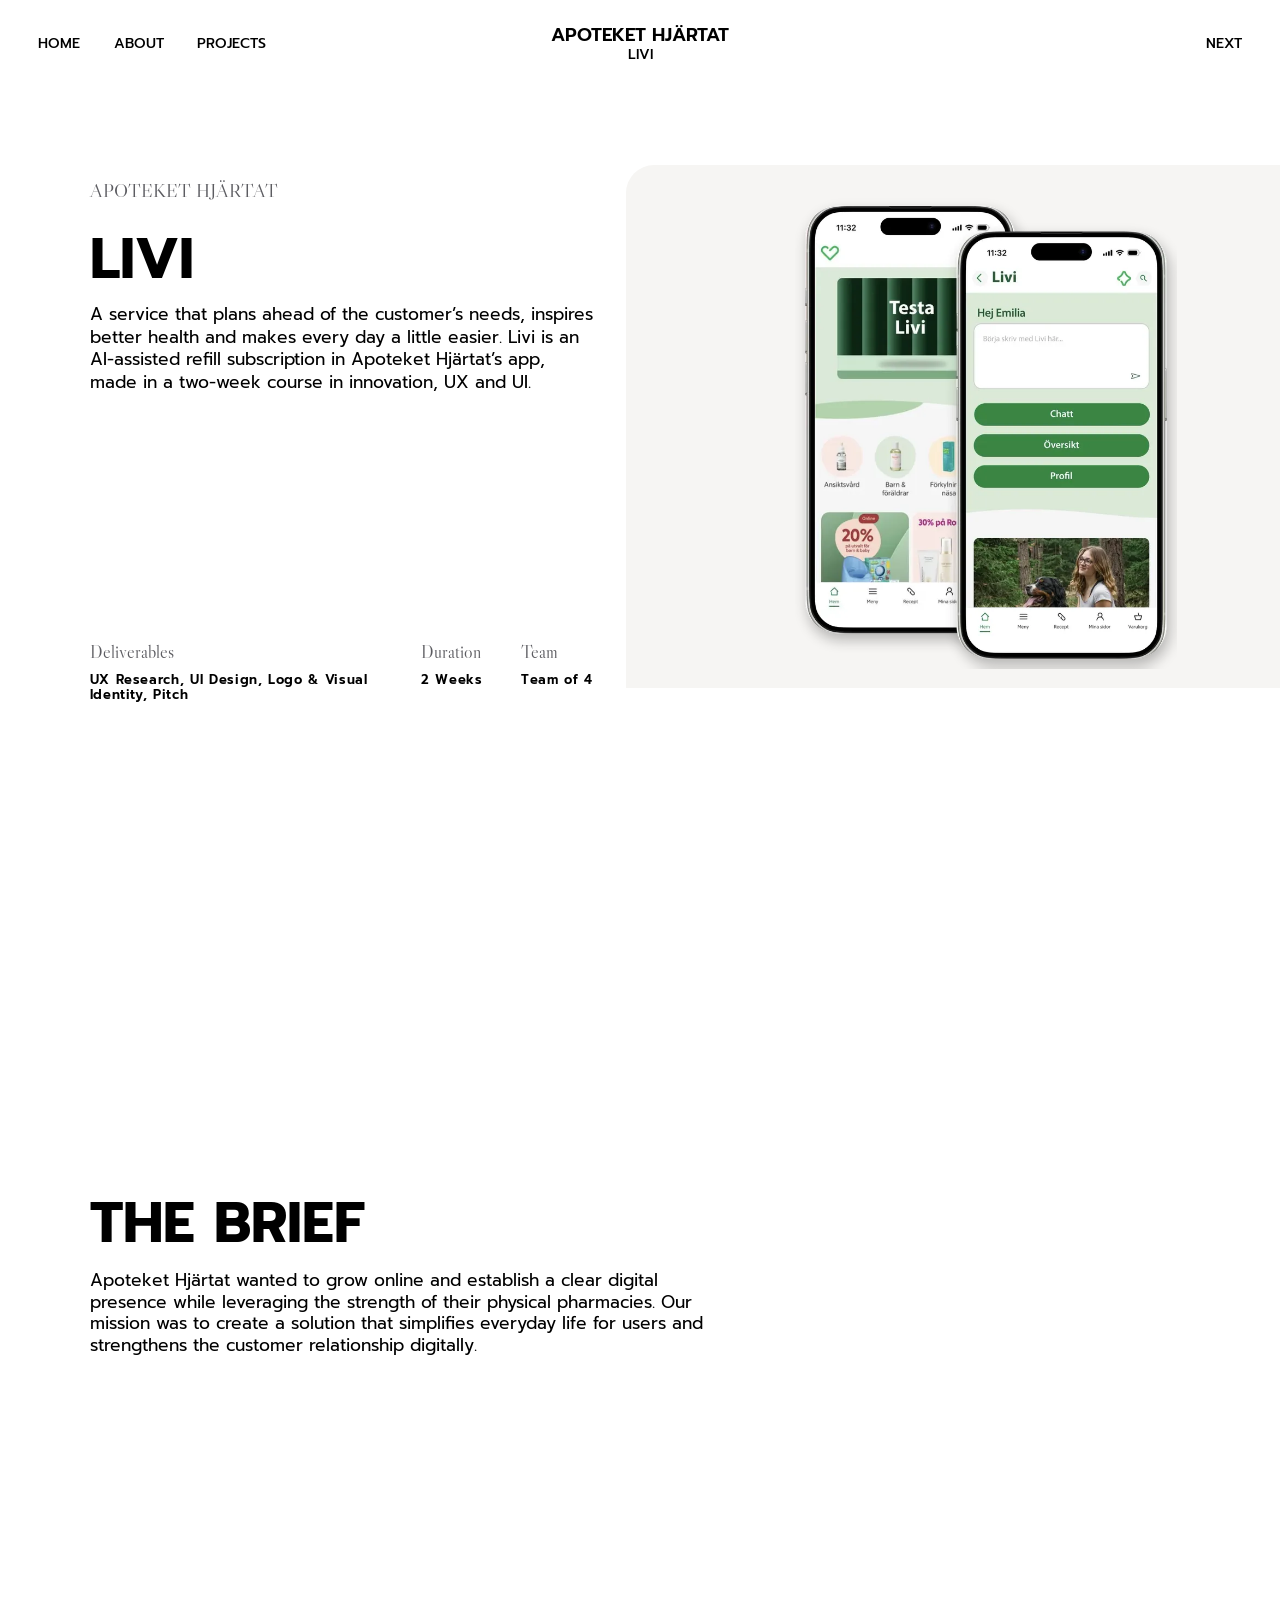
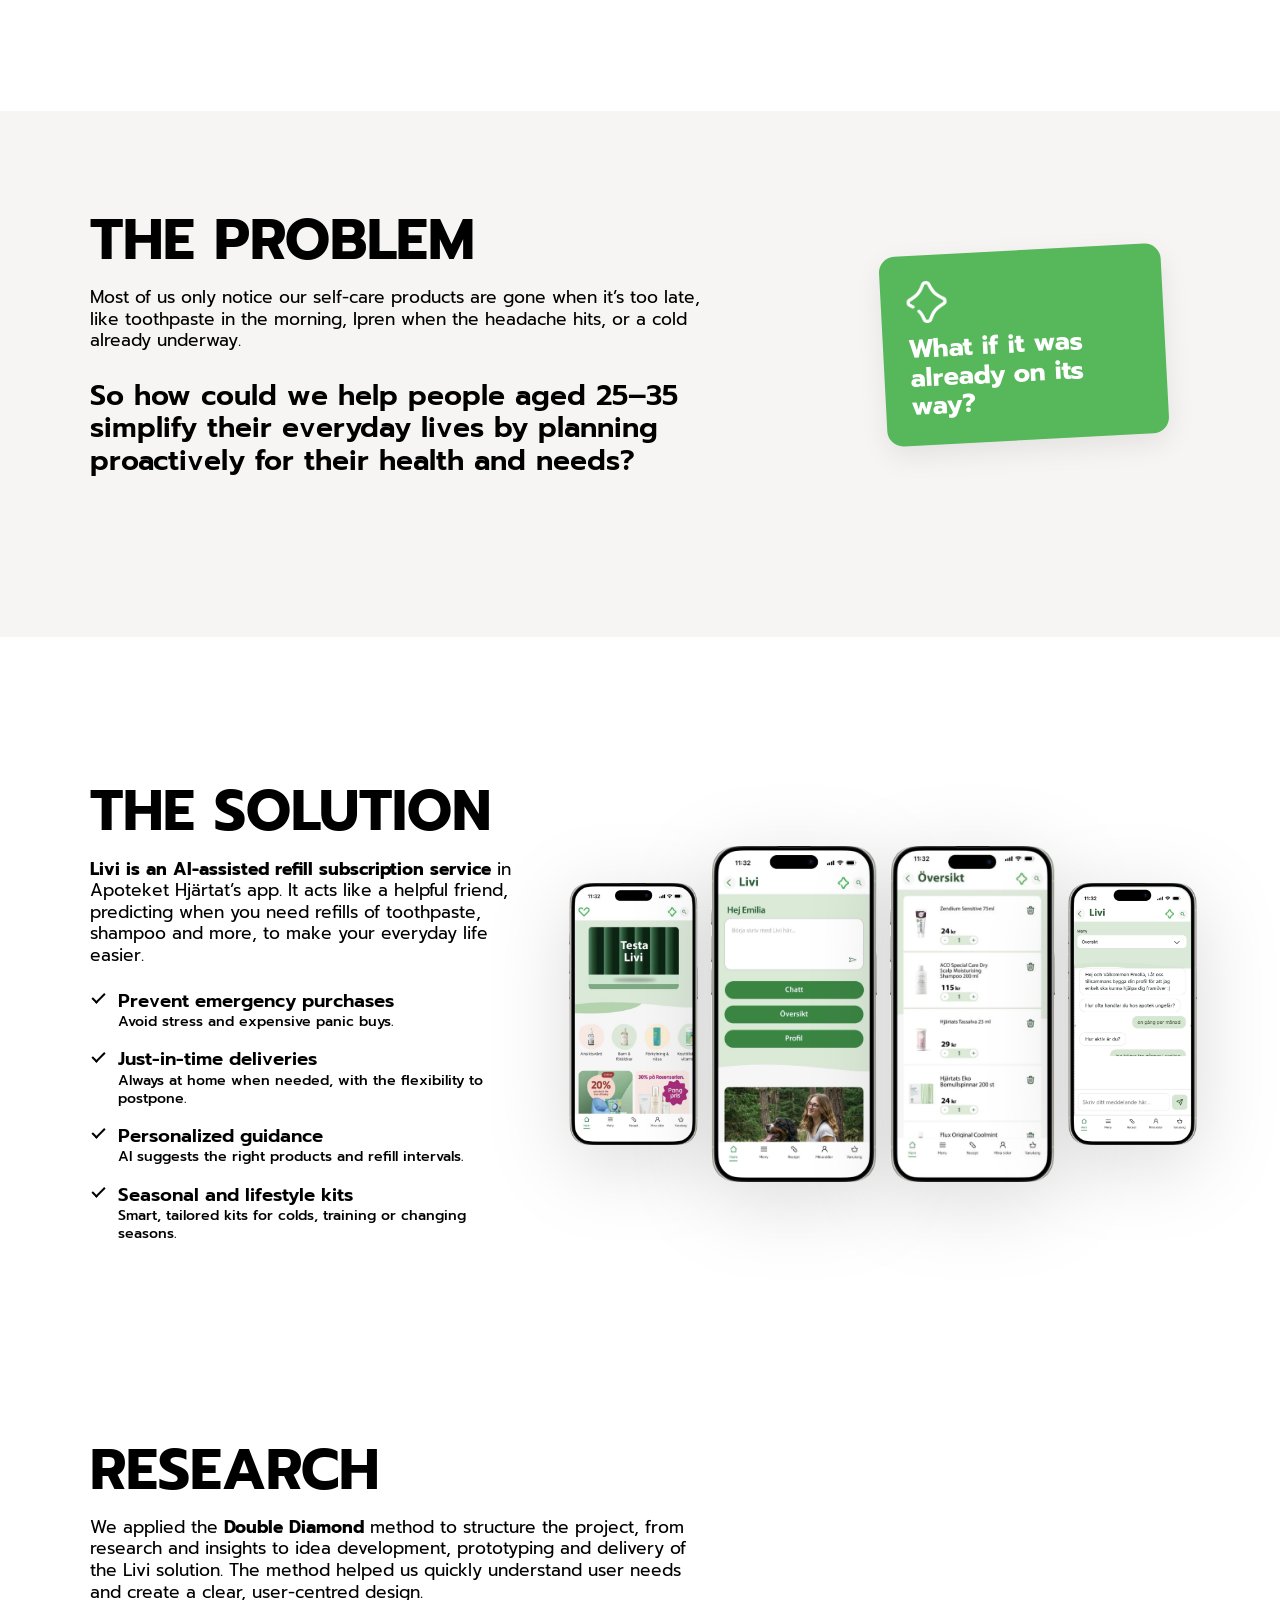
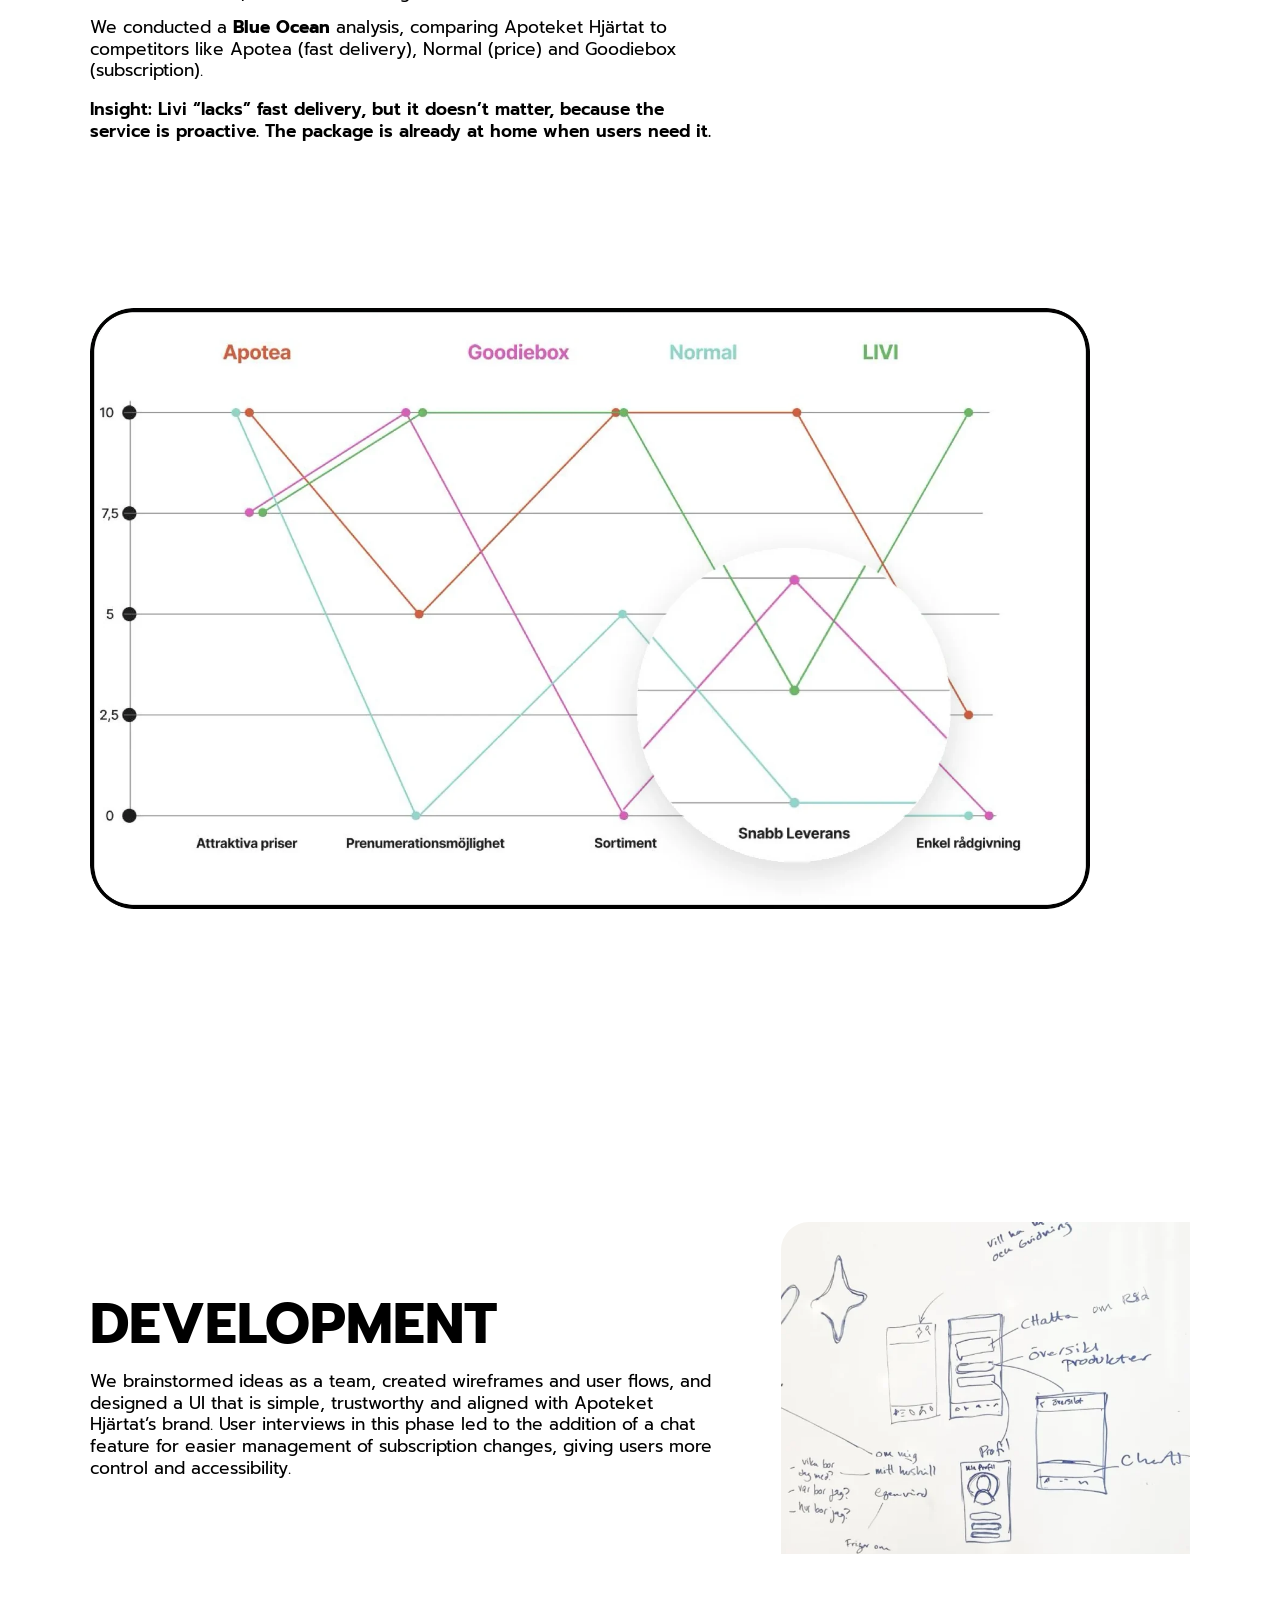
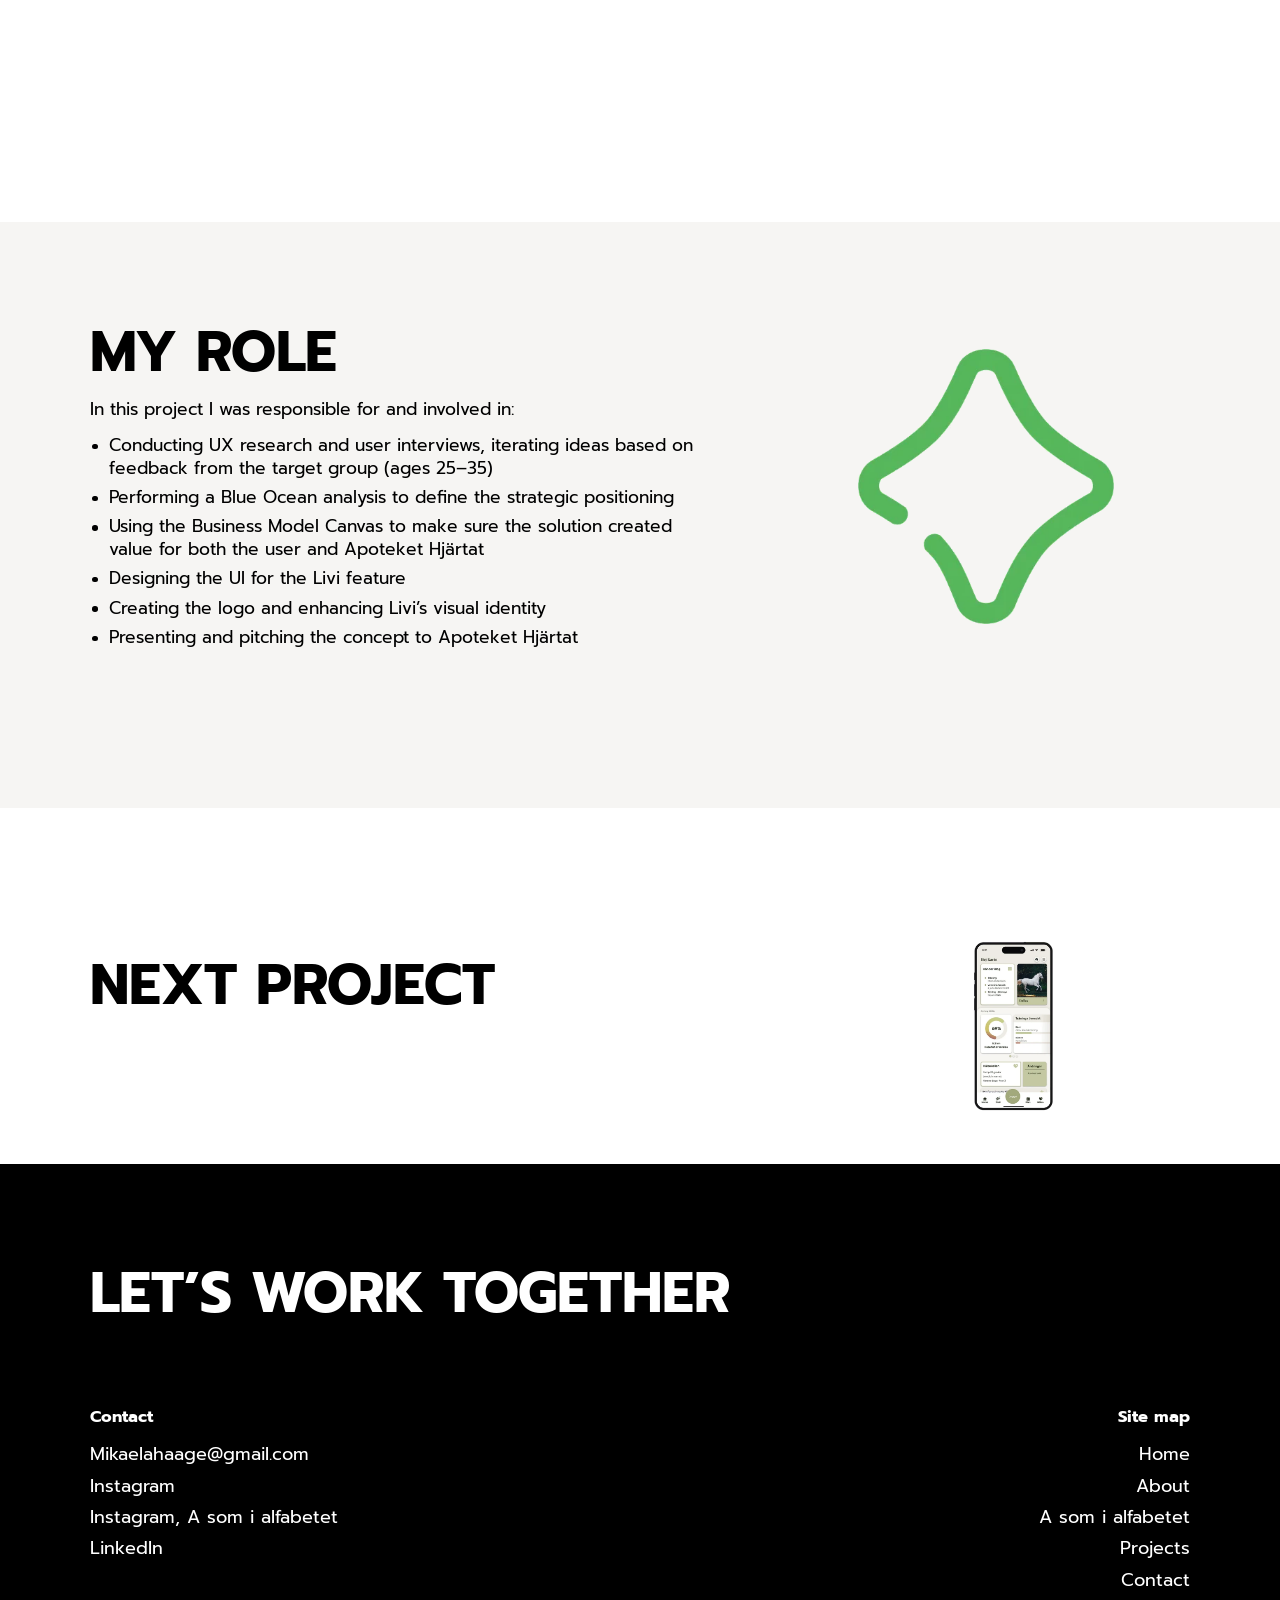
<file: projects/apoteket.html>
<!doctype html>
<html lang="en">
<head>
  <meta charset="utf-8">
  <meta name="viewport" content="width=device-width, initial-scale=1">
  <title>Apoteket Hjärtat, Livi – Mikaela Haage</title>
  <meta name="description" content="Livi, an AI-assisted refill subscription in Apoteket Hjärtat’s app that plans ahead of your needs. A two-week course project in innovation, UX and UI.">
  <link rel="canonical" href="https://mikaelahaage.se/projects/apoteket">
  <!-- How the page looks when the link is shared. -->
  <meta property="og:type" content="website">
  <meta property="og:site_name" content="Mikaela Haage">
  <meta property="og:title" content="Apoteket Hjärtat, Livi – Mikaela Haage">
  <meta property="og:description" content="Livi, an AI-assisted refill subscription in Apoteket Hjärtat’s app that plans ahead of your needs. A two-week course project in innovation, UX and UI.">
  <meta property="og:url" content="https://mikaelahaage.se/projects/apoteket">
  <meta property="og:image" content="https://mikaelahaage.se/img/share/apoteket.jpg">
  <meta property="og:image:width" content="1200">
  <meta property="og:image:height" content="630">
  <meta name="twitter:card" content="summary_large_image">
  <link rel="icon" href="/favicon.ico" sizes="any">
  <link rel="icon" type="image/png" sizes="32x32" href="/img/icons/icon-32.png">
  <link rel="apple-touch-icon" href="/img/icons/apple-touch-icon.png">
  <link rel="preconnect" href="https://fonts.googleapis.com">
  <link rel="preconnect" href="https://fonts.gstatic.com" crossorigin>
  <link rel="stylesheet" href="https://fonts.googleapis.com/css2?family=Libre+Caslon+Display&family=Prompt:wght@400;500;600;700&display=swap">
  <link rel="stylesheet" href="../styles.css">
  <script>
    // The compact header rolls down only when it first appears. Coming from
    // another page that showed it too, it stays put.
    try {
      if (document.referrer.startsWith(location.origin + "/") && sessionStorage.getItem("compact-header") === "1") {
        document.documentElement.classList.add("header-stays");
      }
      addEventListener("pagehide", () => {
        const header = document.querySelector(".project-header");
        sessionStorage.setItem("compact-header", header && header.offsetParent ? "1" : "0");
      });
      // Leaving for another page: the header shows at once (even if it had
      // slid away while scrolling), so the page change can keep it in place.
      addEventListener("pageswap", () => {
        const header = document.querySelector(".project-header");
        if (!header) return;
        header.style.transition = "none";
        header.classList.remove("is-hidden");
      });
    } catch (e) {}
  </script>
</head>
<body>

  <header class="project-header">
    <nav class="project-nav" aria-label="Main menu">
      <a href="../">Home</a>
      <a href="../about">About</a>
      <a href="../#projects">Projects</a>
    </nav>
    <p class="project-tagline"><strong>Apoteket Hjärtat</strong> <span class="project-tagline-text">Livi</span></p>
    <div class="project-current">
      <a class="project-next" href="sadelscanner" aria-label="Next project: SaddleScanner">Next</a>
    </div>
  </header>

  <main>
    <section class="case-intro" aria-labelledby="case-title">
      <div class="case-text">
        <p class="case-eyebrow">Apoteket Hjärtat</p>
        <h1 id="case-title" class="case-title">Livi</h1>
        <p class="case-lead">A service that plans ahead of the customer’s needs, inspires better health and makes every day a little easier. Livi is an AI-assisted refill subscription in Apoteket Hjärtat’s app, made in a two-week course in innovation, UX and UI.</p>
        <dl class="case-facts">
          <div><dt>Deliverables</dt><dd>UX Research, UI Design, Logo &amp; Visual Identity, Pitch</dd></div>
          <div><dt>Duration</dt><dd>2&nbsp;Weeks</dd></div>
          <div><dt>Team</dt><dd>Team of 4</dd></div>
        </dl>
      </div>
      <figure class="case-media case-media--panel case-media--livi">
        <img src="../img/apoteket/hero-phones.webp" srcset="../img/apoteket/hero-phones-700.webp 700w, ../img/apoteket/hero-phones-1000.webp 1000w, ../img/apoteket/hero-phones.webp 1464w" sizes="(max-width: 860px) calc(100vw - 40px), 52vw" width="1464" height="1800" alt="Two phones with Apoteket Hjärtat’s app: the start page with “Testa Livi”, and Livi’s own page with Chatt, Översikt and Profil." fetchpriority="high">
      </figure>
    </section>

    <div class="chapter">
      <section class="sambla-chapter" aria-labelledby="brief-title">
        <div class="sambla-copy">
          <h2 id="brief-title" class="sambla-title">The brief</h2>
          <p class="sambla-text">Apoteket Hjärtat wanted to grow online and establish a clear digital presence while leveraging the strength of their physical pharmacies. Our mission was to create a solution that simplifies everyday life for users and strengthens the customer relationship digitally.</p>
        </div>
      </section>
    </div>

    <div class="chapter chapter--band chapter--short">
      <section class="sambla-chapter" aria-labelledby="problem-title">
        <div class="intern-split">
          <div class="sambla-copy">
            <h2 id="problem-title" class="sambla-title">The problem</h2>
            <p class="sambla-text">Most of us only notice our self-care products are gone when it’s too late, like toothpaste in the morning, Ipren when the headache hits, or a cold already underway.</p>
            <p class="case-question">So how could we help people aged 25–35 simplify their everyday lives by planning proactively for their health and needs?</p>
          </div>
          <!-- Livi's answer to the problem, as a tilted green note with the star. -->
          <div class="livi-moment" aria-hidden="true">
            <img src="../img/apoteket/star.webp" width="366" height="392" alt="" loading="lazy">
            <strong class="livi-moment-what">What if it was already on its way?</strong>
          </div>
          </div>
        </div>
      </section>
    </div>

    <div class="chapter">
      <section class="sambla-chapter" aria-labelledby="solution-title">
        <div class="intern-split">
          <div class="sambla-copy">
            <h2 id="solution-title" class="sambla-title">The solution</h2>
            <p class="sambla-text"><strong>Livi is an AI-assisted refill subscription service</strong> in Apoteket Hjärtat’s app. It acts like a helpful friend, predicting when you need refills of toothpaste, shampoo and more, to make your everyday life easier.</p>
            <ul class="livi-list">
              <li><strong>Prevent emergency purchases</strong> Avoid stress and expensive panic buys.</li>
              <li><strong>Just-in-time deliveries</strong> Always at home when needed, with the flexibility to postpone.</li>
              <li><strong>Personalized guidance</strong> AI suggests the right products and refill intervals.</li>
              <li><strong>Seasonal and lifestyle kits</strong> Smart, tailored kits for colds, training or changing seasons.</li>
            </ul>
          </div>
          <div class="sambla-phones livi-phones">
            <img class="sambla-phone" src="../img/apoteket/phone-home.webp" width="805" height="1632" alt="The start page of Apoteket Hjärtat’s app, with a “Testa Livi” banner at the top." loading="lazy">
            <img class="sambla-phone" src="../img/apoteket/phone-livi.webp" width="805" height="1632" alt="Livi’s page: “Hej Emilia”, a field to write to Livi, and buttons for Chatt, Översikt and Profil." loading="lazy">
            <img class="sambla-phone" src="../img/apoteket/phone-overview-silver.webp" width="805" height="1632" alt="Livi’s Översikt: the refill list with Zendium toothpaste, ACO shampoo, Hjärtats Tassalva and cotton buds, each with a price and quantity." loading="lazy">
            <img class="sambla-phone" src="../img/apoteket/phone-chat.webp" width="808" height="1642" alt="The chat, where Livi asks how often you shop at the pharmacy and how active you are, to build your profile." loading="lazy">
          </div>
        </div>
      </section>
    </div>

    <div class="chapter">
      <section class="sambla-chapter" aria-labelledby="research-title">
        <div class="sambla-copy">
          <h2 id="research-title" class="sambla-title">Research</h2>
          <p class="sambla-text">We applied the <strong>Double Diamond</strong> method to structure the project, from research and insights to idea development, prototyping and delivery of the Livi solution. The method helped us quickly understand user needs and create a clear, user-centred design.</p>
          <p class="sambla-text">We conducted a <strong>Blue Ocean</strong> analysis, comparing Apoteket Hjärtat to competitors like Apotea (fast delivery), Normal (price) and Goodiebox (subscription).</p>
          <p class="livi-insight">Insight: Livi “lacks” fast delivery, but it doesn’t matter, because the service is proactive. The package is already at home when users need it.</p>
        </div>
        <figure class="livi-board">
          <img src="../img/apoteket/blue-ocean.webp" width="1850" height="1112" alt="Blue Ocean chart comparing Apotea, Goodiebox, Normal and Livi on attractive prices, subscription, range, fast delivery and simple advice. Livi scores low on fast delivery and high on advice. The others are online and home-delivery services." loading="lazy">
        </figure>
      </section>
    </div>

    <div class="chapter">
      <section class="sambla-chapter" aria-labelledby="dev-title">
        <div class="intern-split">
          <div class="sambla-copy">
            <h2 id="dev-title" class="sambla-title">Development</h2>
            <p class="sambla-text">We brainstormed ideas as a team, created wireframes and user flows, and designed a UI that is simple, trustworthy and aligned with Apoteket Hjärtat’s brand. User interviews in this phase led to the addition of a chat feature for easier management of subscription changes, giving users more control and accessibility.</p>
          </div>
          <figure class="livi-sketch"><img src="../img/apoteket/whiteboard.webp" width="674" height="545" alt="Whiteboard sketches of the Livi star, screens for chat, overview and profile, and notes on questions to ask the user." loading="lazy"></figure>
        </div>
      </section>
    </div>

    <div class="chapter chapter--band chapter--short">
      <section class="sambla-chapter" aria-labelledby="role-title">
        <div class="intern-split">
          <div class="sambla-copy">
            <h2 id="role-title" class="sambla-title">My role</h2>
            <p class="sambla-text">In this project I was responsible for and involved in:</p>
            <ul class="case-bullets">
              <li>Conducting UX research and user interviews, iterating ideas based on feedback from the target group (ages 25–35)</li>
              <li>Performing a Blue Ocean analysis to define the strategic positioning</li>
              <li>Using the Business Model Canvas to make sure the solution created value for both the user and Apoteket Hjärtat</li>
              <li>Designing the UI for the Livi feature</li>
              <li>Creating the logo and enhancing Livi’s visual identity</li>
              <li>Presenting and pitching the concept to Apoteket Hjärtat</li>
            </ul>
          </div>
          <figure class="livi-logo"><img data-no-zoom src="../img/apoteket/star.webp" width="366" height="392" alt="The Livi logo: a green four-pointed star drawn as one rounded line." loading="lazy"></figure>
        </div>
      </section>
    </div>

    <!-- Last screen: next project on white, contact on black. -->
    <a class="next-up" href="sadelscanner" aria-label="Next project: SaddleScanner">
      <span class="next-up-title">Next project</span>
      <img class="next-up-sticker next-up-sticker--phone" src="../img/sadelscanner/phone-sticker.webp" width="300" height="639" alt="" loading="lazy">
    </a>
  </main>

  <footer id="contact" class="contact-footer" aria-labelledby="contact-footer-title">
    <h2 id="contact-footer-title" class="contact-footer-title">Let’s work together</h2>
    <div class="contact-footer-columns">
      <div class="contact-footer-contact">
        <p class="contact-footer-label">Contact</p>
        <ul class="contact-footer-links">
          <li><a href="mailto:mikaelahaage@gmail.com">Mikaelahaage@gmail.com</a></li>
          <!-- TODO: add the real profile URLs. -->
          <li><a href="https://www.instagram.com/egaah/" target="_blank" rel="noopener">Instagram</a></li>
          <li><a href="https://www.instagram.com/asomialfabetet/" target="_blank" rel="noopener">Instagram, A som i alfabetet</a></li>
          <li><a href="https://www.linkedin.com/in/mikaela-haage-33284964" target="_blank" rel="noopener">LinkedIn</a></li>
        </ul>
      </div>
      <nav class="site-map" aria-labelledby="site-map-title">
        <p id="site-map-title" class="contact-footer-label">Site map</p>
        <ul class="contact-footer-links">
          <li><a href="../">Home</a></li>
          <li><a href="../about">About</a></li>
          <li><a href="../projects/alfabetet">A som i alfabetet</a></li>
          <li><a href="../#projects">Projects</a></li>
          <li><a href="mailto:mikaelahaage@gmail.com">Contact</a></li>
        </ul>
      </nav>
    </div>
  </footer>

  <script>
    // Expose the sticky header's height so the intro can fill the first screen.
    const header = document.querySelector(".project-header");
    new ResizeObserver(() => {
      document.documentElement.style.setProperty("--header-h", header.offsetHeight + "px");
    }).observe(header);

    // Once the page scrolls the header gets its faded background. It slides
    // away while scrolling down and returns when scrolling up (or on hover,
    // see .project-header.is-hidden in the CSS).
    let lastY = window.scrollY;
    let ticking = false;
    const onScroll = () => {
      const y = window.scrollY;
      header.classList.toggle("is-scrolled", y > 4);
      if (y > lastY + 4 && y > header.offsetHeight) header.classList.add("is-hidden");
      else if (y < lastY - 4) header.classList.remove("is-hidden");
      lastY = y;
      ticking = false;
    };
    window.addEventListener("scroll", () => {
      if (!ticking) { ticking = true; requestAnimationFrame(onScroll); }
    }, { passive: true });
    onScroll();
  </script>
  <script src="lightbox.js"></script>
  <script src="stickers.js"></script>
  <script src="parallax.js"></script>
  <script src="reveal.js"></script>
</body>
</html>
</file>
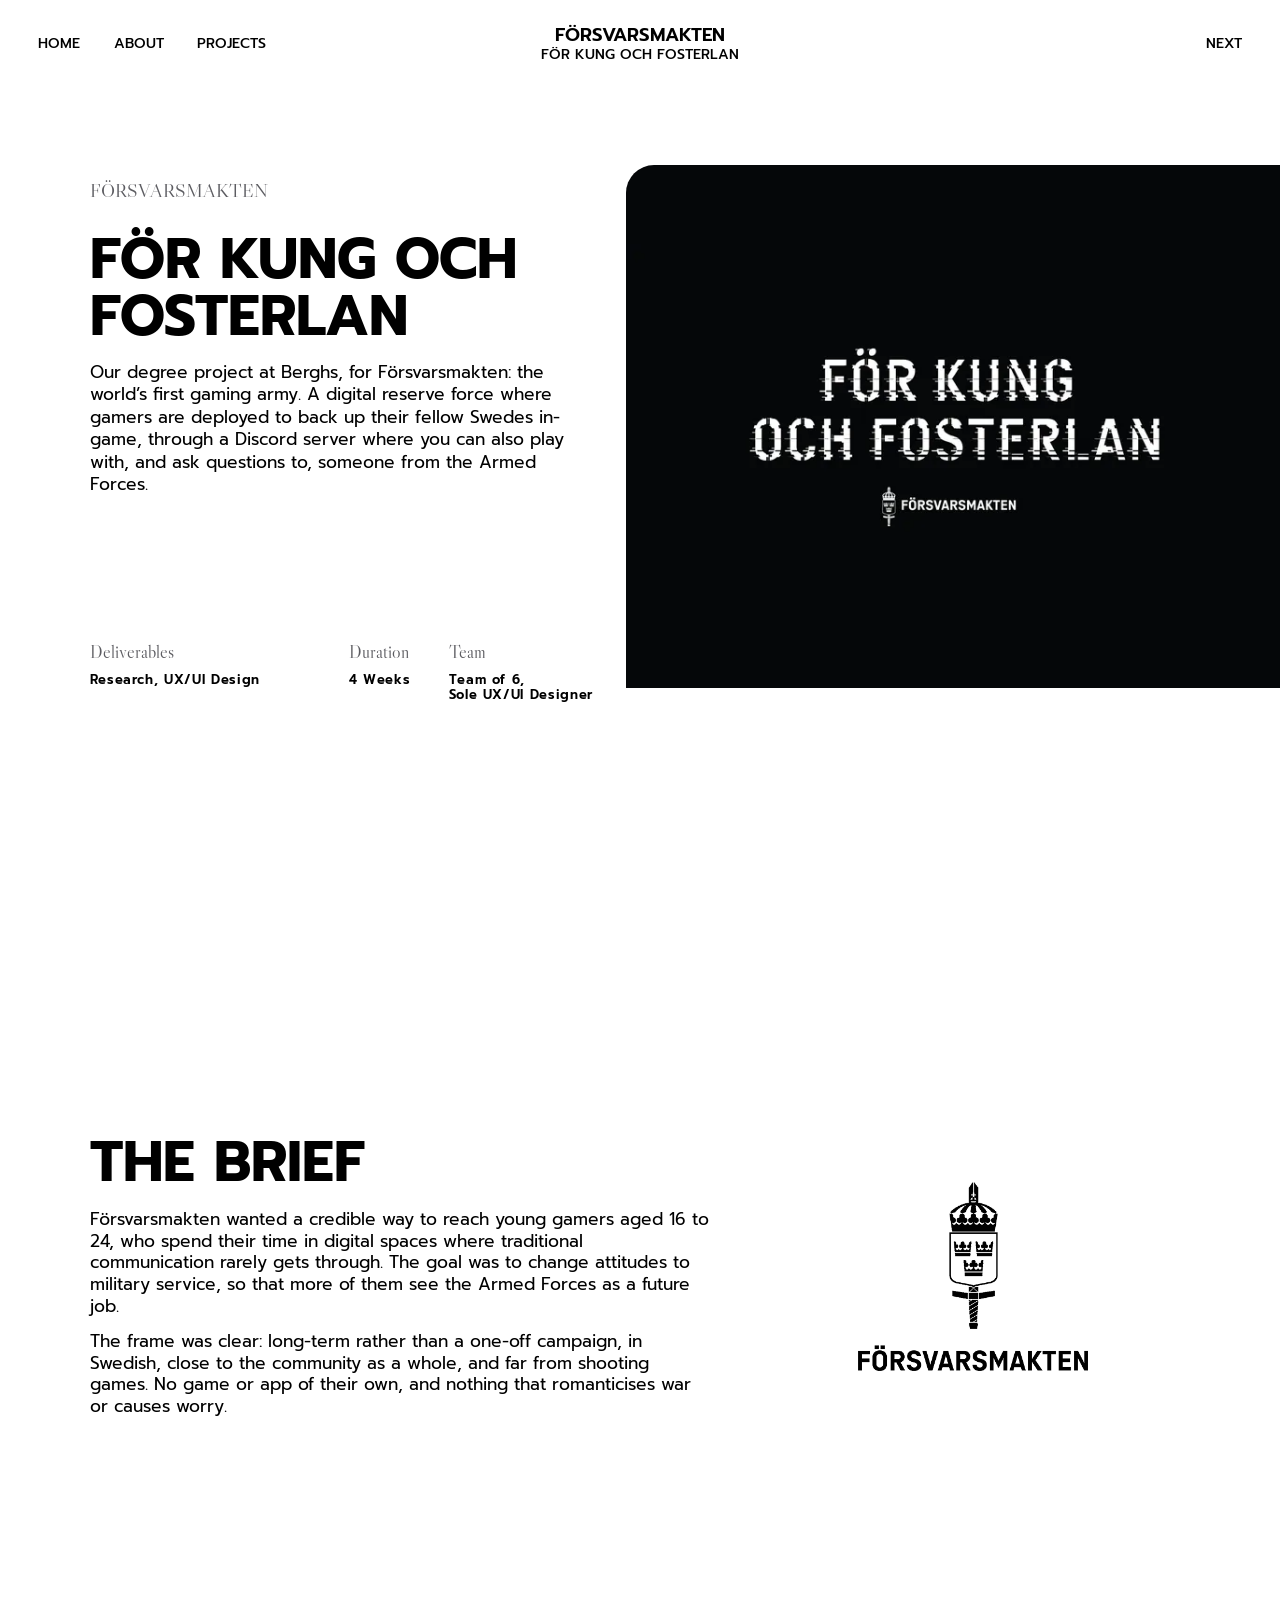
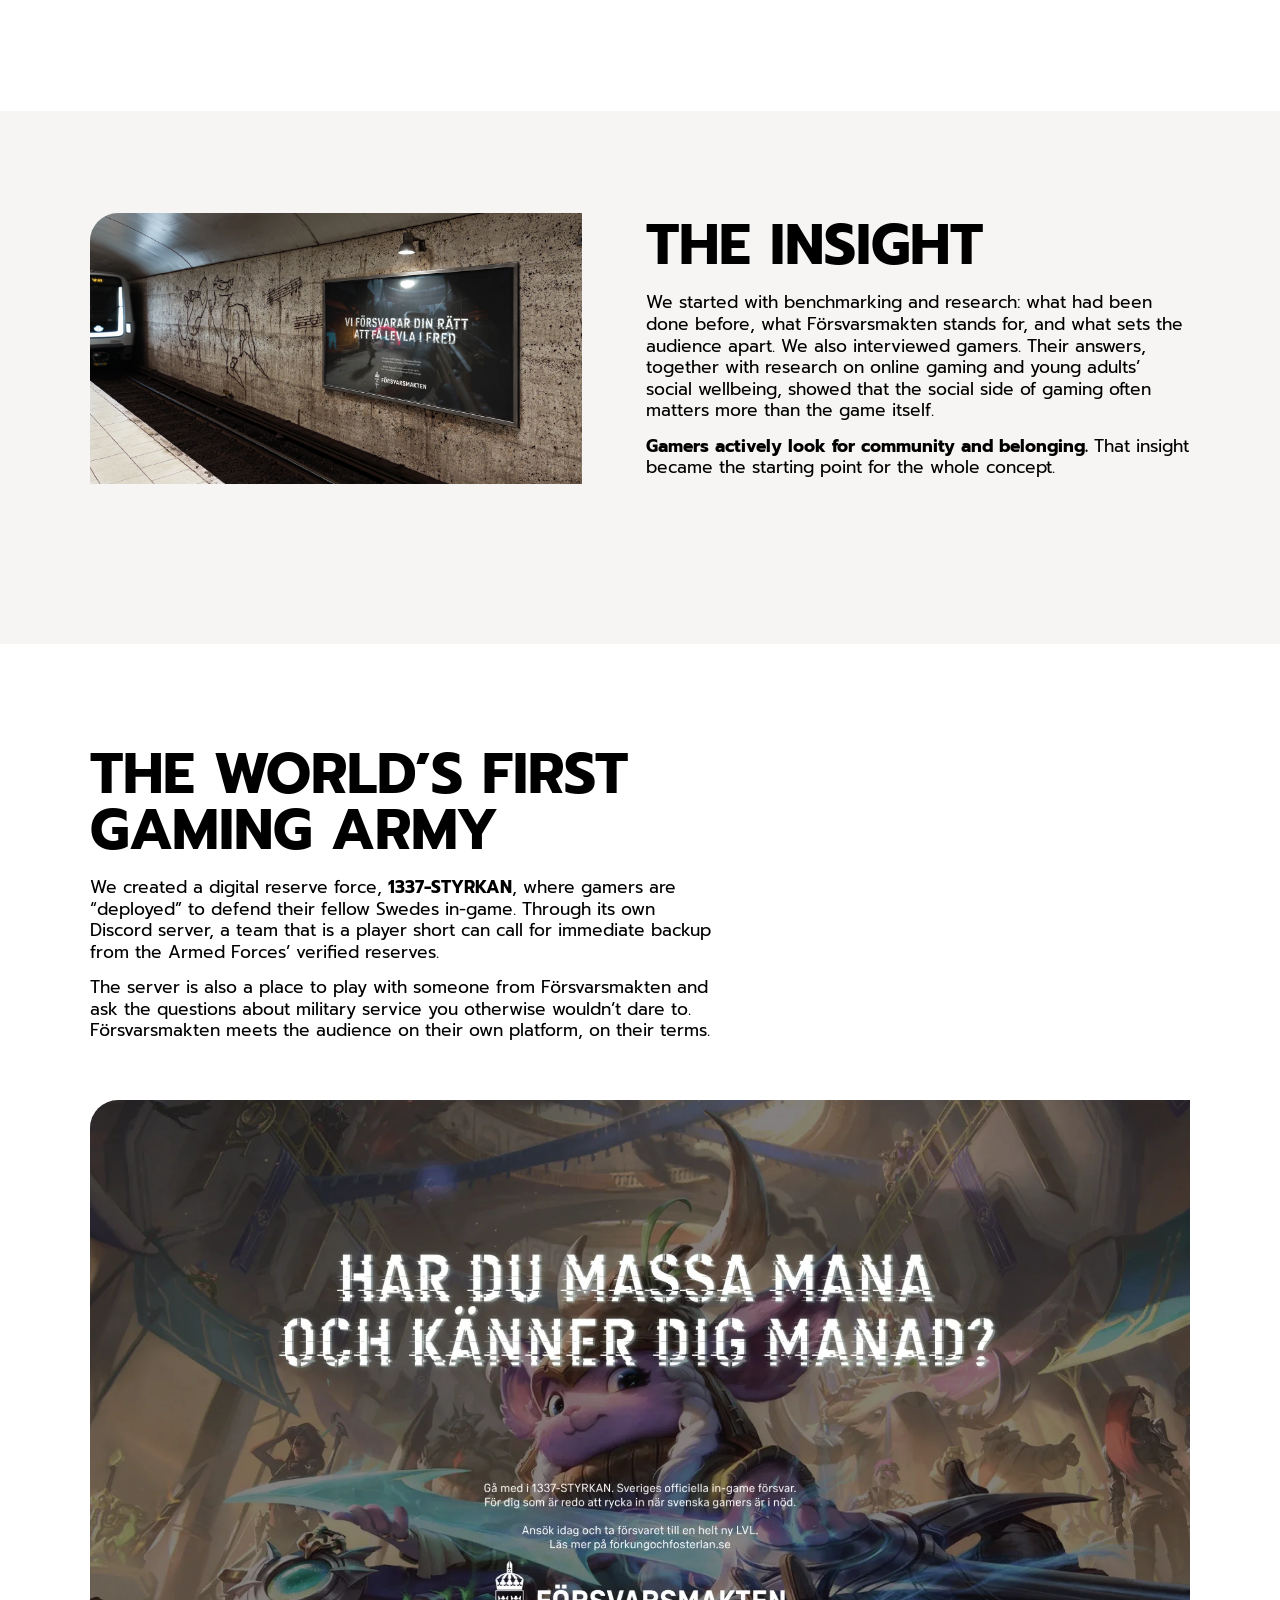
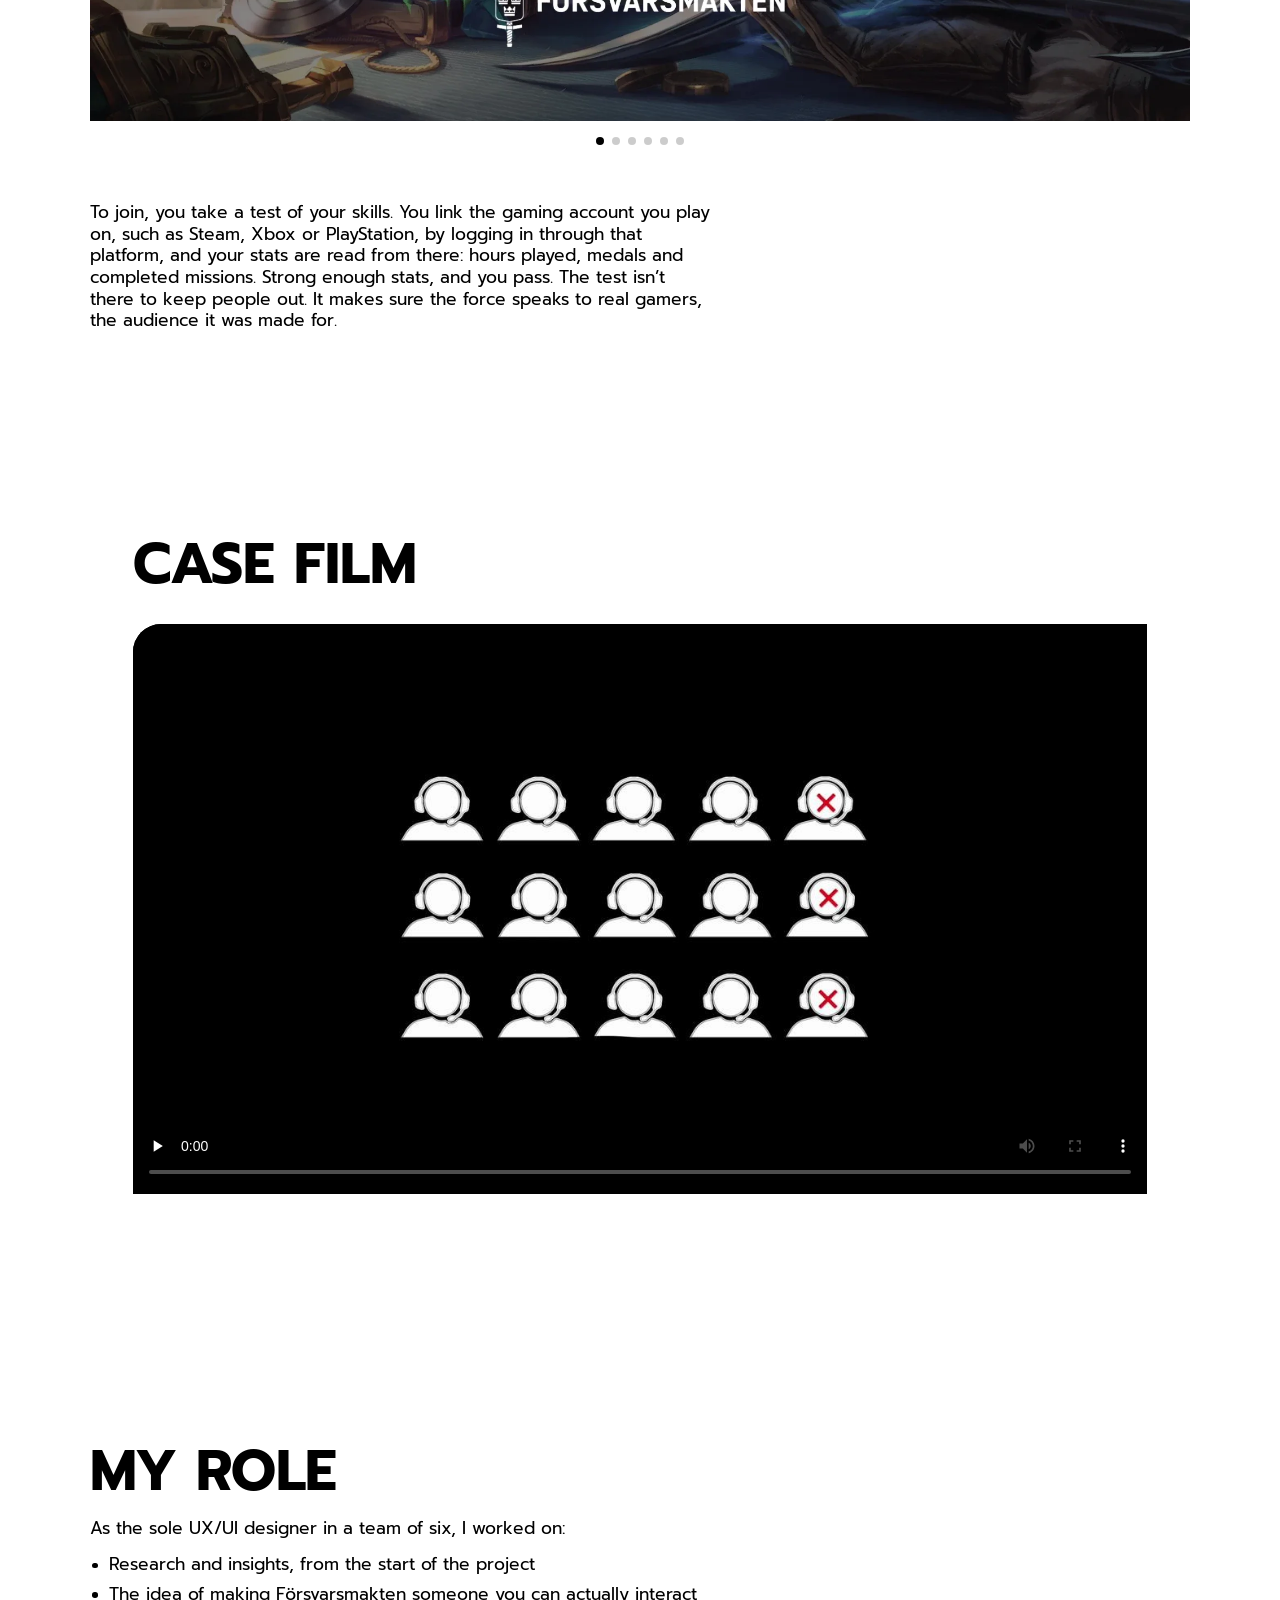
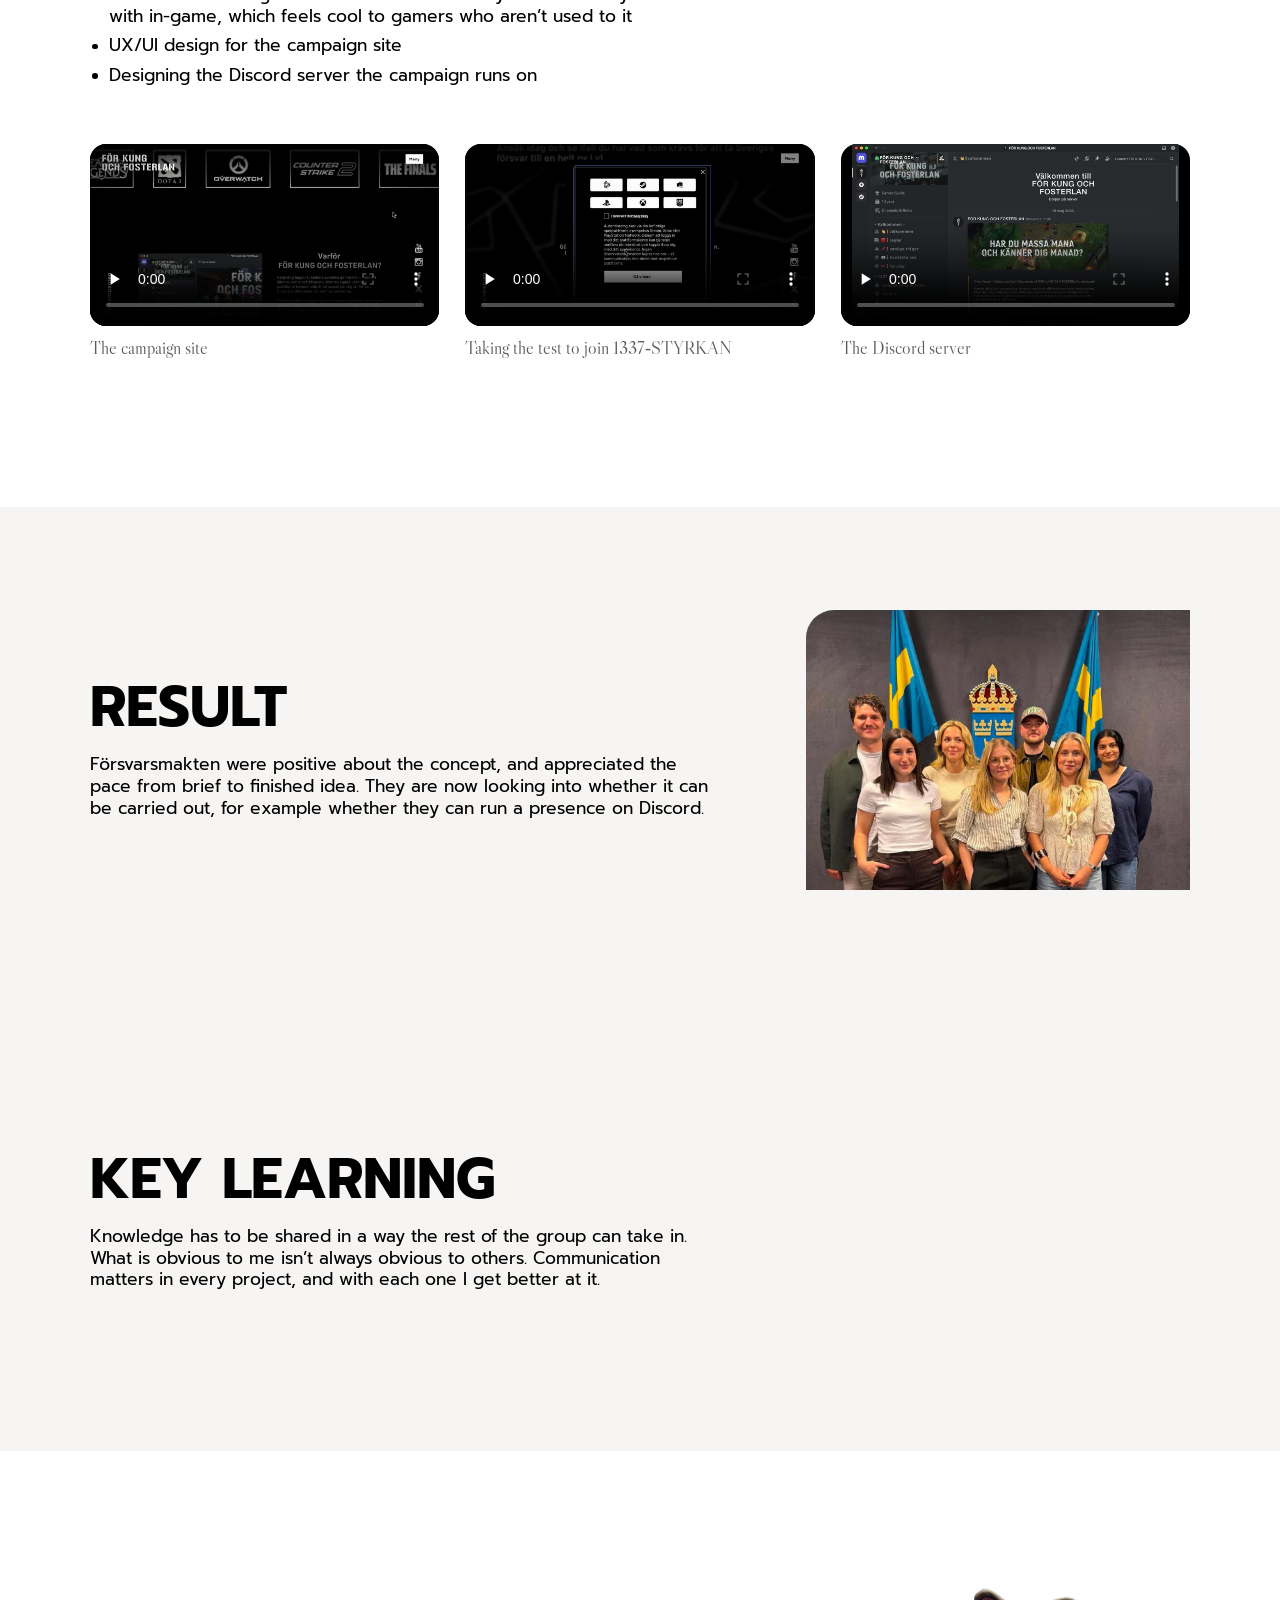
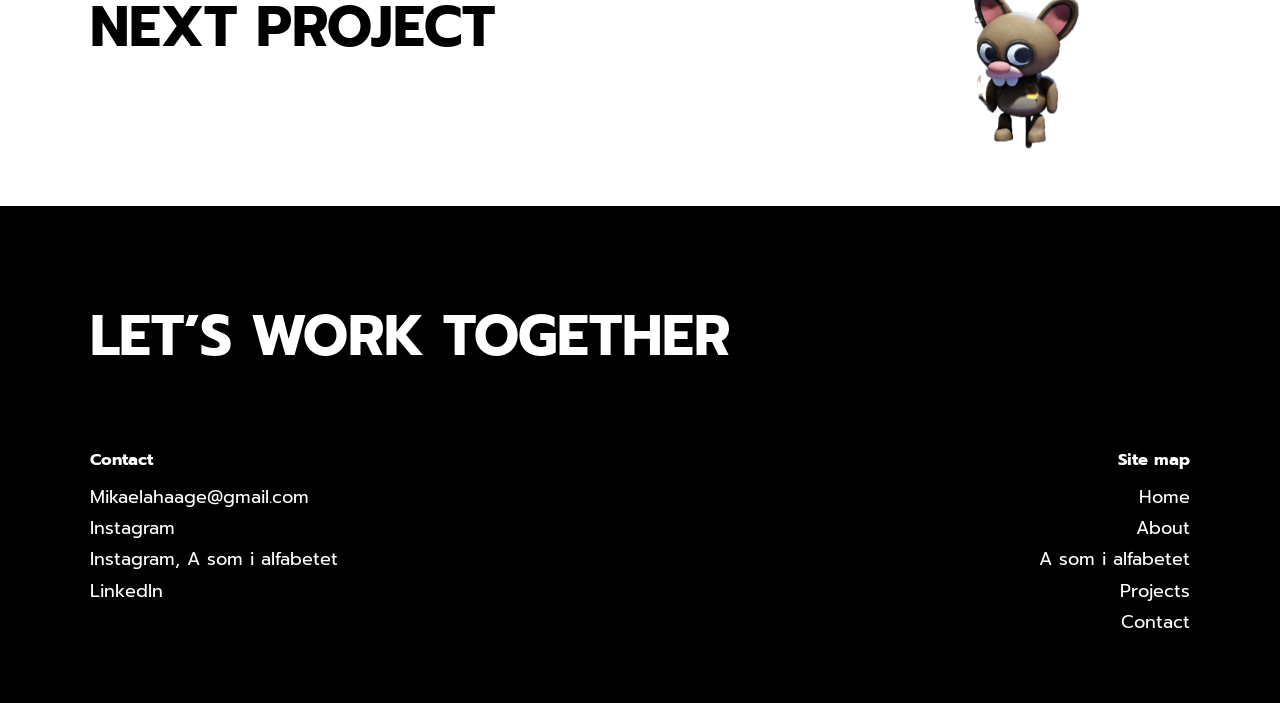
<file: projects/forsvarsmakten.html>
<!doctype html>
<html lang="en">
<head>
  <meta charset="utf-8">
  <meta name="viewport" content="width=device-width, initial-scale=1">
  <title>Försvarsmakten – Mikaela Haage</title>
  <meta name="description" content="Our degree project for Försvarsmakten: the world’s first gaming army, a digital reserve force on Discord, with a campaign site and Discord server.">
  <link rel="canonical" href="https://mikaelahaage.se/projects/forsvarsmakten">
  <!-- How the page looks when the link is shared. -->
  <meta property="og:type" content="website">
  <meta property="og:site_name" content="Mikaela Haage">
  <meta property="og:title" content="Försvarsmakten – Mikaela Haage">
  <meta property="og:description" content="Our degree project for Försvarsmakten: the world’s first gaming army, a digital reserve force on Discord, with a campaign site and Discord server.">
  <meta property="og:url" content="https://mikaelahaage.se/projects/forsvarsmakten">
  <meta property="og:image" content="https://mikaelahaage.se/img/share/forsvarsmakten.jpg">
  <meta property="og:image:width" content="1200">
  <meta property="og:image:height" content="630">
  <meta name="twitter:card" content="summary_large_image">
  <link rel="icon" href="/favicon.ico" sizes="any">
  <link rel="icon" type="image/png" sizes="32x32" href="/img/icons/icon-32.png">
  <link rel="apple-touch-icon" href="/img/icons/apple-touch-icon.png">
  <link rel="preconnect" href="https://fonts.googleapis.com">
  <link rel="preconnect" href="https://fonts.gstatic.com" crossorigin>
  <link rel="stylesheet" href="https://fonts.googleapis.com/css2?family=Libre+Caslon+Display&family=Prompt:wght@400;500;600;700&display=swap">
  <link rel="stylesheet" href="../styles.css">
  <script>
    // The compact header rolls down only when it first appears. Coming from
    // another page that showed it too, it stays put.
    try {
      if (document.referrer.startsWith(location.origin + "/") && sessionStorage.getItem("compact-header") === "1") {
        document.documentElement.classList.add("header-stays");
      }
      addEventListener("pagehide", () => {
        const header = document.querySelector(".project-header");
        sessionStorage.setItem("compact-header", header && header.offsetParent ? "1" : "0");
      });
      // Leaving for another page: the header shows at once (even if it had
      // slid away while scrolling), so the page change can keep it in place.
      addEventListener("pageswap", () => {
        const header = document.querySelector(".project-header");
        if (!header) return;
        header.style.transition = "none";
        header.classList.remove("is-hidden");
      });
    } catch (e) {}
  </script>
</head>
<body>

  <header class="project-header">
    <nav class="project-nav" aria-label="Main menu">
      <a href="../">Home</a>
      <a href="../about">About</a>
      <a href="../#projects">Projects</a>
    </nav>
    <p class="project-tagline"><strong>Försvarsmakten</strong> <span class="project-tagline-text">För kung och fosterlan</span></p>
    <div class="project-current">
      <a class="project-next" href="thefinals" aria-label="Next project: The Finals">Next</a>
    </div>
  </header>

  <main>
    <section class="case-intro" aria-labelledby="case-title">
      <div class="case-text">
        <p class="case-eyebrow">Försvarsmakten</p>
        <h1 id="case-title" class="case-title">För kung och fosterlan</h1>
        <p class="case-lead">Our degree project at Berghs, for Försvarsmakten: the world’s first gaming army. A digital reserve force where gamers are deployed to back up their fellow Swedes in-game, through a Discord server where you can also play with, and ask questions to, someone from the Armed Forces.</p>
        <dl class="case-facts">
          <div><dt>Deliverables</dt><dd>Research, UX/UI Design</dd></div>
          <div><dt>Duration</dt><dd>4&nbsp;Weeks</dd></div>
          <div><dt>Team</dt><dd>Team of 6,<br>Sole UX/UI Designer</dd></div>
        </dl>
      </div>
      <figure class="case-media case-media--black">
        <img src="../img/forsvarsmakten/hero.webp" srcset="../img/forsvarsmakten/hero-700.webp 700w, ../img/forsvarsmakten/hero-1000.webp 1000w, ../img/forsvarsmakten/hero-1400.webp 1400w, ../img/forsvarsmakten/hero.webp 2000w" sizes="(max-width: 860px) calc(100vw - 40px), 52vw" width="2000" height="1118" alt="“För kung och fosterlan” in white glitching stencil letters on black, with Försvarsmakten’s logo below." fetchpriority="high">
      </figure>
    </section>

    <div class="chapter">
      <section class="sambla-chapter" aria-labelledby="brief-title">
        <div class="intern-split">
          <div class="sambla-copy">
            <h2 id="brief-title" class="sambla-title">The brief</h2>
            <p class="sambla-text">Försvarsmakten wanted a credible way to reach young gamers aged 16 to 24, who spend their time in digital spaces where traditional communication rarely gets through. The goal was to change attitudes to military service, so that more of them see the Armed Forces as a future job.</p>
            <p class="sambla-text">The frame was clear: long-term rather than a one-off campaign, in Swedish, close to the community as a whole, and far from shooting games. No game or app of their own, and nothing that romanticises war or causes worry.</p>
          </div>
          <figure class="fm-logo"><img data-no-zoom src="../img/forsvarsmakten/logo-black.png" width="399" height="328" alt="Försvarsmakten’s logo." loading="lazy"></figure>
        </div>
      </section>
    </div>

    <div class="chapter chapter--band chapter--short">
      <section class="sambla-chapter" aria-labelledby="insight-title">
        <div class="intern-split intern-split--flip">
        <div class="sambla-copy">
          <h2 id="insight-title" class="sambla-title">The insight</h2>
          <p class="sambla-text">We started with benchmarking and research: what had been done before, what Försvarsmakten stands for, and what sets the audience apart. We also interviewed gamers. Their answers, together with research on online gaming and young adults’ social wellbeing, showed that the social side of gaming often matters more than the game itself.</p>
          <p class="sambla-text"><strong>Gamers actively look for community and belonging.</strong> That insight became the starting point for the whole concept.</p>
        </div>
          <figure class="fm-poster"><img src="../img/forsvarsmakten/subway-poster.webp" width="1522" height="838" alt="A 1337-STYRKAN poster in a subway station: “Vi försvarar din rätt att få levla i fred” over a game scene, signed Försvarsmakten." loading="lazy"></figure>
        </div>
      </section>
    </div>

    <div class="chapter">
      <section class="sambla-chapter" aria-labelledby="idea-title">
        <div class="sambla-copy">
          <h2 id="idea-title" class="sambla-title">The world’s first gaming army</h2>
          <p class="sambla-text">We created a digital reserve force, <strong>1337‑STYRKAN</strong>, where gamers are “deployed” to defend their fellow Swedes in-game. Through its own Discord server, a team that is a player short can call for immediate backup from the Armed Forces’ verified reserves.</p>
          <p class="sambla-text">The server is also a place to play with someone from Försvarsmakten and ask the questions about military service you otherwise wouldn’t dare to. Försvarsmakten meets the audience on their own platform, on their terms.</p>
        </div>
        <!-- The campaign images, one at a time: swipe, use the arrows or the dots. -->
        <div class="about-works about-works--wide" aria-roledescription="carousel" aria-label="The campaign images">
          <div class="about-works-track">
            <figure class="about-work"><img src="../img/forsvarsmakten/ad-mana.webp" width="2000" height="1129" alt="Campaign image: “Har du massa mana och känner dig manad?” over a scene from a game, with the line about joining 1337-STYRKAN and Försvarsmakten’s logo." loading="lazy"></figure>
            <figure class="about-work"><img src="../img/forsvarsmakten/ad-rollspel.webp" width="2000" height="1129" alt="Campaign image: “Från rollspel till att spela roll” over a scene from a game, with the line about joining 1337-STYRKAN and Försvarsmakten’s logo." loading="lazy"></figure>
            <figure class="about-work"><img src="../img/forsvarsmakten/ad-statsen.webp" width="2000" height="1129" alt="Campaign image: “Levererar du statsen som säkrar staten?” over a scene from a game, with the line about joining 1337-STYRKAN and Försvarsmakten’s logo." loading="lazy"></figure>
            <figure class="about-work"><img src="../img/forsvarsmakten/ad-kontrollen.webp" width="2000" height="1129" alt="Campaign image: “Håller du kontrollen när det verkligen gäller?” over a scene from a game, with the line about joining 1337-STYRKAN and Försvarsmakten’s logo." loading="lazy"></figure>
            <figure class="about-work"><img src="../img/forsvarsmakten/ad-fred.webp" width="2000" height="1129" alt="Campaign image: “Vi försvarar din rätt att få levla i fred” over a scene from a game, with the line about joining 1337-STYRKAN and Försvarsmakten’s logo." loading="lazy"></figure>
            <figure class="about-work"><img src="../img/forsvarsmakten/ad-fosterlan.webp" width="2000" height="1129" alt="Campaign image: “För kung och fosterlan” over a scene from a game, with the line about joining 1337-STYRKAN and Försvarsmakten’s logo." loading="lazy"></figure>
          </div>
          <button type="button" class="about-works-arrow about-works-arrow--prev" aria-label="Previous image"></button>
          <button type="button" class="about-works-arrow about-works-arrow--next" aria-label="Next image"></button>
        </div>
        <div class="sambla-copy sambla-copy--after">
          <p class="sambla-text">To join, you take a test of your skills. You link the gaming account you play on, such as Steam, Xbox or PlayStation, by logging in through that platform, and your stats are read from there: hours played, medals and completed missions. Strong enough stats, and you pass. The test isn’t there to keep people out. It makes sure the force speaks to real gamers, the audience it was made for.</p>
        </div>
      </section>
    </div>

    <div class="chapter" id="case-film">
      <section class="case-film" aria-labelledby="film-title">
        <h2 id="film-title" class="film-title">Case film</h2>
        <div class="film-player">
          <video src="../img/forsvarsmakten/casefilm.mp4" poster="../img/forsvarsmakten/casefilm-poster.jpg" width="1280" height="700" controls preload="none" playsinline aria-label="The case film for the world’s first gaming army"></video>
        </div>
      </section>
    </div>

    <div class="chapter">
      <section class="sambla-chapter" aria-labelledby="role-title">
        <div class="sambla-copy">
          <h2 id="role-title" class="sambla-title">My role</h2>
          <p class="sambla-text">As the sole UX/UI designer in a team of six, I worked on:</p>
          <ul class="case-bullets">
            <li>Research and insights, from the start of the project</li>
            <li>The idea of making Försvarsmakten someone you can actually interact with in-game, which feels cool to gamers who aren’t used to it</li>
            <li>UX/UI design for the campaign site</li>
            <li>Designing the Discord server the campaign runs on</li>
          </ul>
        </div>
        <!-- The three screen recordings side by side on computers. -->
        <div class="fm-sites">
          <figure class="fm-site">
            <video src="../img/forsvarsmakten/landing.mp4" poster="../img/forsvarsmakten/landing-poster.jpg" width="1280" height="668" controls preload="none" playsinline muted aria-label="A scroll through the campaign site"></video>
            <figcaption>The campaign site</figcaption>
          </figure>
          <figure class="fm-site">
            <video src="../img/forsvarsmakten/test.mp4" poster="../img/forsvarsmakten/test-poster.jpg" width="1280" height="664" controls preload="none" playsinline muted aria-label="Taking the test to join 1337-STYRKAN: logging in with a gaming platform, then getting your key"></video>
            <figcaption>Taking the test to join 1337‑STYRKAN</figcaption>
          </figure>
          <figure class="fm-site">
            <video src="../img/forsvarsmakten/discord.mp4" poster="../img/forsvarsmakten/discord-poster.jpg" width="1720" height="964" controls preload="none" playsinline muted aria-label="A walk through the Discord server: the welcome, the rules and channels, the 1337-STYRKAN game channels, and the voice channels for teams"></video>
            <figcaption>The Discord server</figcaption>
          </figure>
        </div>
      </section>
    </div>

    <div class="chapter chapter--band chapter--short">
      <section class="sambla-chapter" aria-labelledby="result-title">
        <div class="intern-split intern-split--tablet-row">
          <div class="sambla-copy">
            <h2 id="result-title" class="sambla-title">Result</h2>
            <p class="sambla-text">Försvarsmakten were positive about the concept, and appreciated the pace from brief to finished idea. They are now looking into whether it can be carried out, for example whether they can run a presence on Discord.</p>
          </div>
          <figure class="fm-team"><img data-no-zoom src="../img/forsvarsmakten/team.webp" width="1103" height="804" alt="Our team in front of Försvarsmakten’s coat of arms and two Swedish flags, after presenting the concept." loading="lazy"></figure>
        </div>
      </section>
    </div>

    <div class="chapter chapter--band chapter--short">
      <section class="sambla-chapter" aria-labelledby="learning-title">
        <div class="sambla-copy">
          <h2 id="learning-title" class="sambla-title">Key learning</h2>
          <p class="sambla-text">Knowledge has to be shared in a way the rest of the group can take in. What is obvious to me isn’t always obvious to others. Communication matters in every project, and with each one I get better at it.</p>
        </div>
      </section>
    </div>

    <!-- Last screen: next project on white, contact on black. -->
    <a class="next-up" href="thefinals" aria-label="Next project: The Finals">
      <span class="next-up-title">Next project</span>
      <img class="next-up-sticker" src="../img/thefinals/sticker-mascot.webp" width="307" height="470" alt="" loading="lazy">
    </a>
  </main>

  <footer id="contact" class="contact-footer" aria-labelledby="contact-footer-title">
    <h2 id="contact-footer-title" class="contact-footer-title">Let’s work together</h2>
    <div class="contact-footer-columns">
      <div class="contact-footer-contact">
        <p class="contact-footer-label">Contact</p>
        <ul class="contact-footer-links">
          <li><a href="mailto:mikaelahaage@gmail.com">Mikaelahaage@gmail.com</a></li>
          <!-- TODO: add the real profile URLs. -->
          <li><a href="https://www.instagram.com/egaah/" target="_blank" rel="noopener">Instagram</a></li>
          <li><a href="https://www.instagram.com/asomialfabetet/" target="_blank" rel="noopener">Instagram, A som i alfabetet</a></li>
          <li><a href="https://www.linkedin.com/in/mikaela-haage-33284964" target="_blank" rel="noopener">LinkedIn</a></li>
        </ul>
      </div>
      <nav class="site-map" aria-labelledby="site-map-title">
        <p id="site-map-title" class="contact-footer-label">Site map</p>
        <ul class="contact-footer-links">
          <li><a href="../">Home</a></li>
          <li><a href="../about">About</a></li>
          <li><a href="../projects/alfabetet">A som i alfabetet</a></li>
          <li><a href="../#projects">Projects</a></li>
          <li><a href="mailto:mikaelahaage@gmail.com">Contact</a></li>
        </ul>
      </nav>
    </div>
  </footer>

  <script>
    // Expose the sticky header's height so the intro can fill the first screen.
    const header = document.querySelector(".project-header");
    new ResizeObserver(() => {
      document.documentElement.style.setProperty("--header-h", header.offsetHeight + "px");
    }).observe(header);

    // Once the page scrolls the header gets its faded background. It slides
    // away while scrolling down and returns when scrolling up (or on hover,
    // see .project-header.is-hidden in the CSS).
    let lastY = window.scrollY;
    let ticking = false;
    const onScroll = () => {
      const y = window.scrollY;
      header.classList.toggle("is-scrolled", y > 4);
      if (y > lastY + 4 && y > header.offsetHeight) header.classList.add("is-hidden");
      else if (y < lastY - 4) header.classList.remove("is-hidden");
      lastY = y;
      ticking = false;
    };
    window.addEventListener("scroll", () => {
      if (!ticking) { ticking = true; requestAnimationFrame(onScroll); }
    }, { passive: true });
    onScroll();
  </script>
  <script>
    // The campaign carousel: a scroll-snap row with dots, plus arrows on
    // computers. The dot follows whichever image is in view.
    document.querySelectorAll(".about-works").forEach((carousel) => {
      const track = carousel.querySelector(".about-works-track");
      const slides = [...track.children];
      const dots = document.createElement("div");
      dots.className = "swipe-dots";
      const go = (i) => {
        i = (i + slides.length) % slides.length;
        track.scrollTo({ left: slides[i].offsetLeft - track.offsetLeft, behavior: "smooth" });
      };
      const buttons = slides.map((slide, i) => {
        const b = document.createElement("button");
        b.type = "button";
        b.setAttribute("aria-label", `Image ${i + 1} of ${slides.length}`);
        b.addEventListener("click", () => go(i));
        dots.append(b);
        return b;
      });
      carousel.append(dots);
      let current = 0;
      const update = () => {
        current = Math.round(track.scrollLeft / track.clientWidth);
        buttons.forEach((b, j) => b.classList.toggle("is-active", j === current));
      };
      track.addEventListener("scroll", update, { passive: true });
      carousel.querySelector(".about-works-arrow--prev").addEventListener("click", () => go(current - 1));
      carousel.querySelector(".about-works-arrow--next").addEventListener("click", () => go(current + 1));
      update();
    });
  </script>
  <script src="lightbox.js"></script>
  <script src="stickers.js"></script>
  <script src="parallax.js"></script>
  <script src="reveal.js"></script>
</body>
</html>
</file>
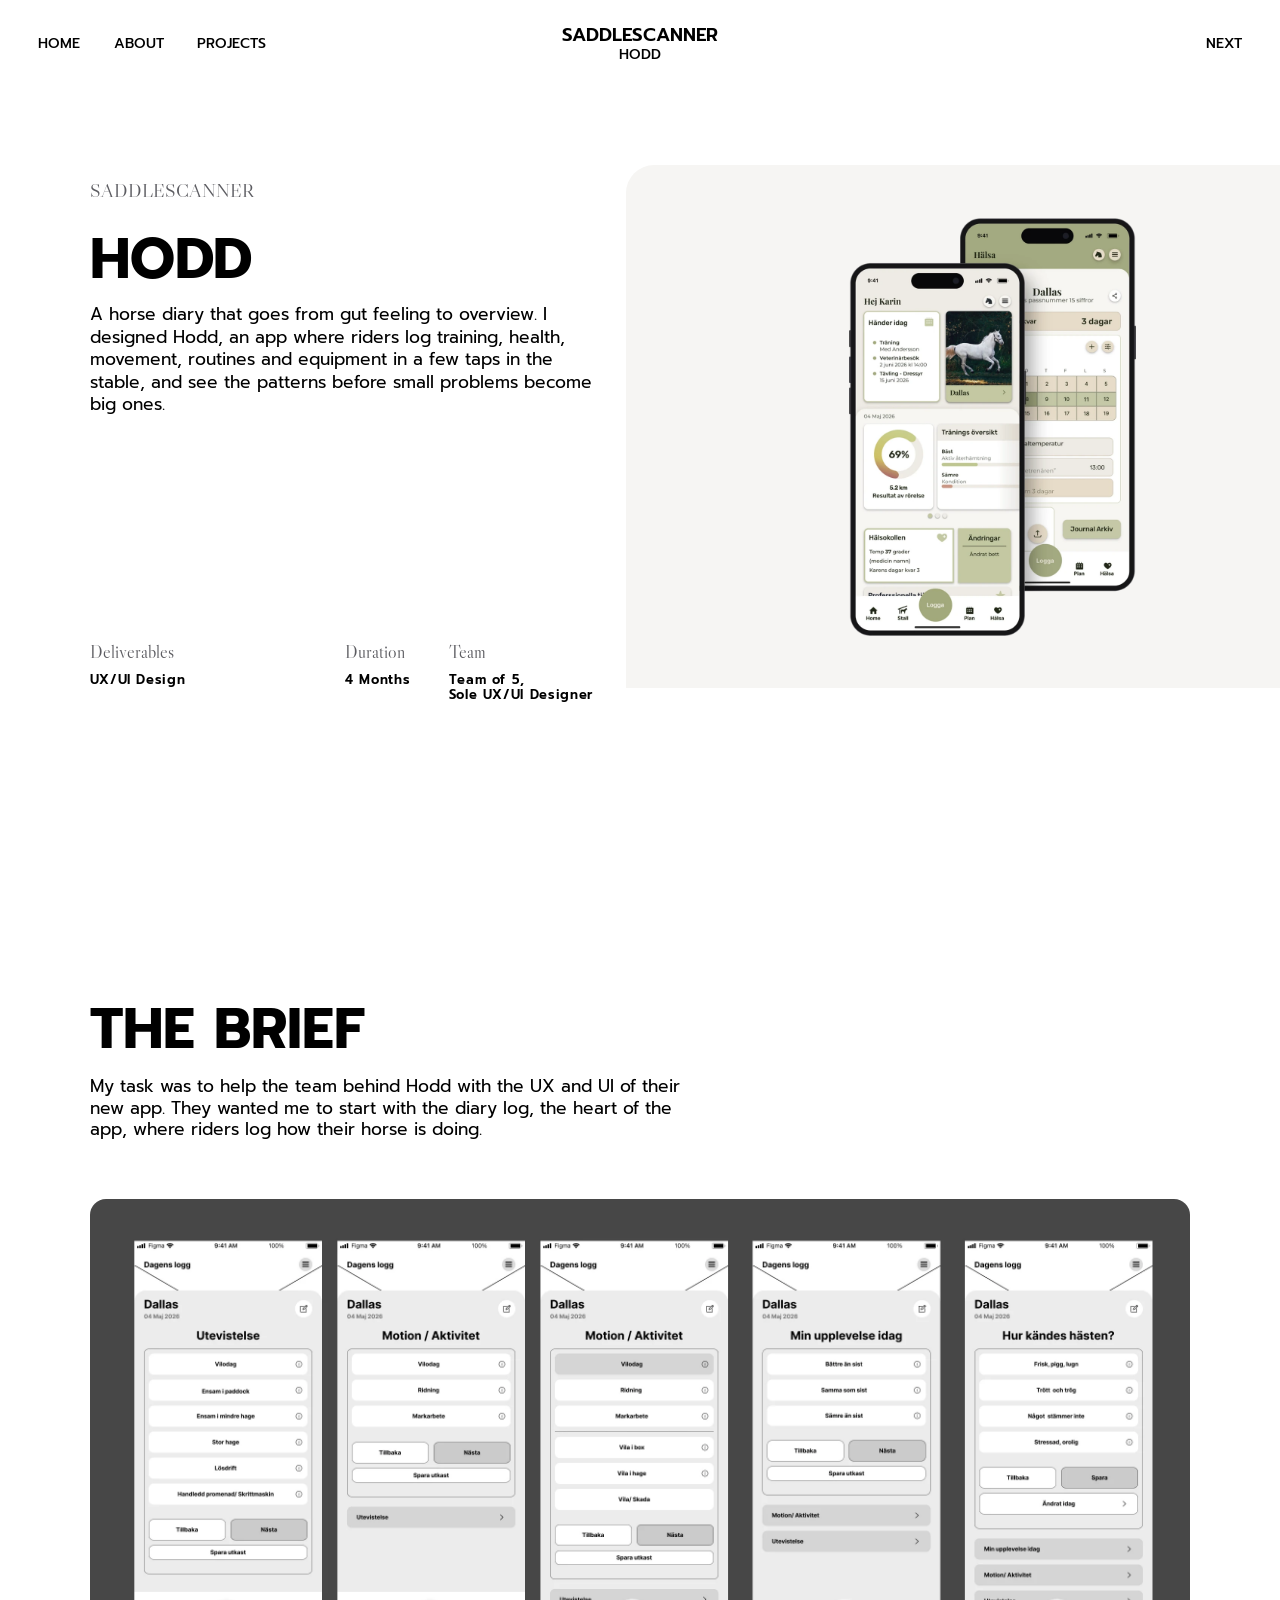
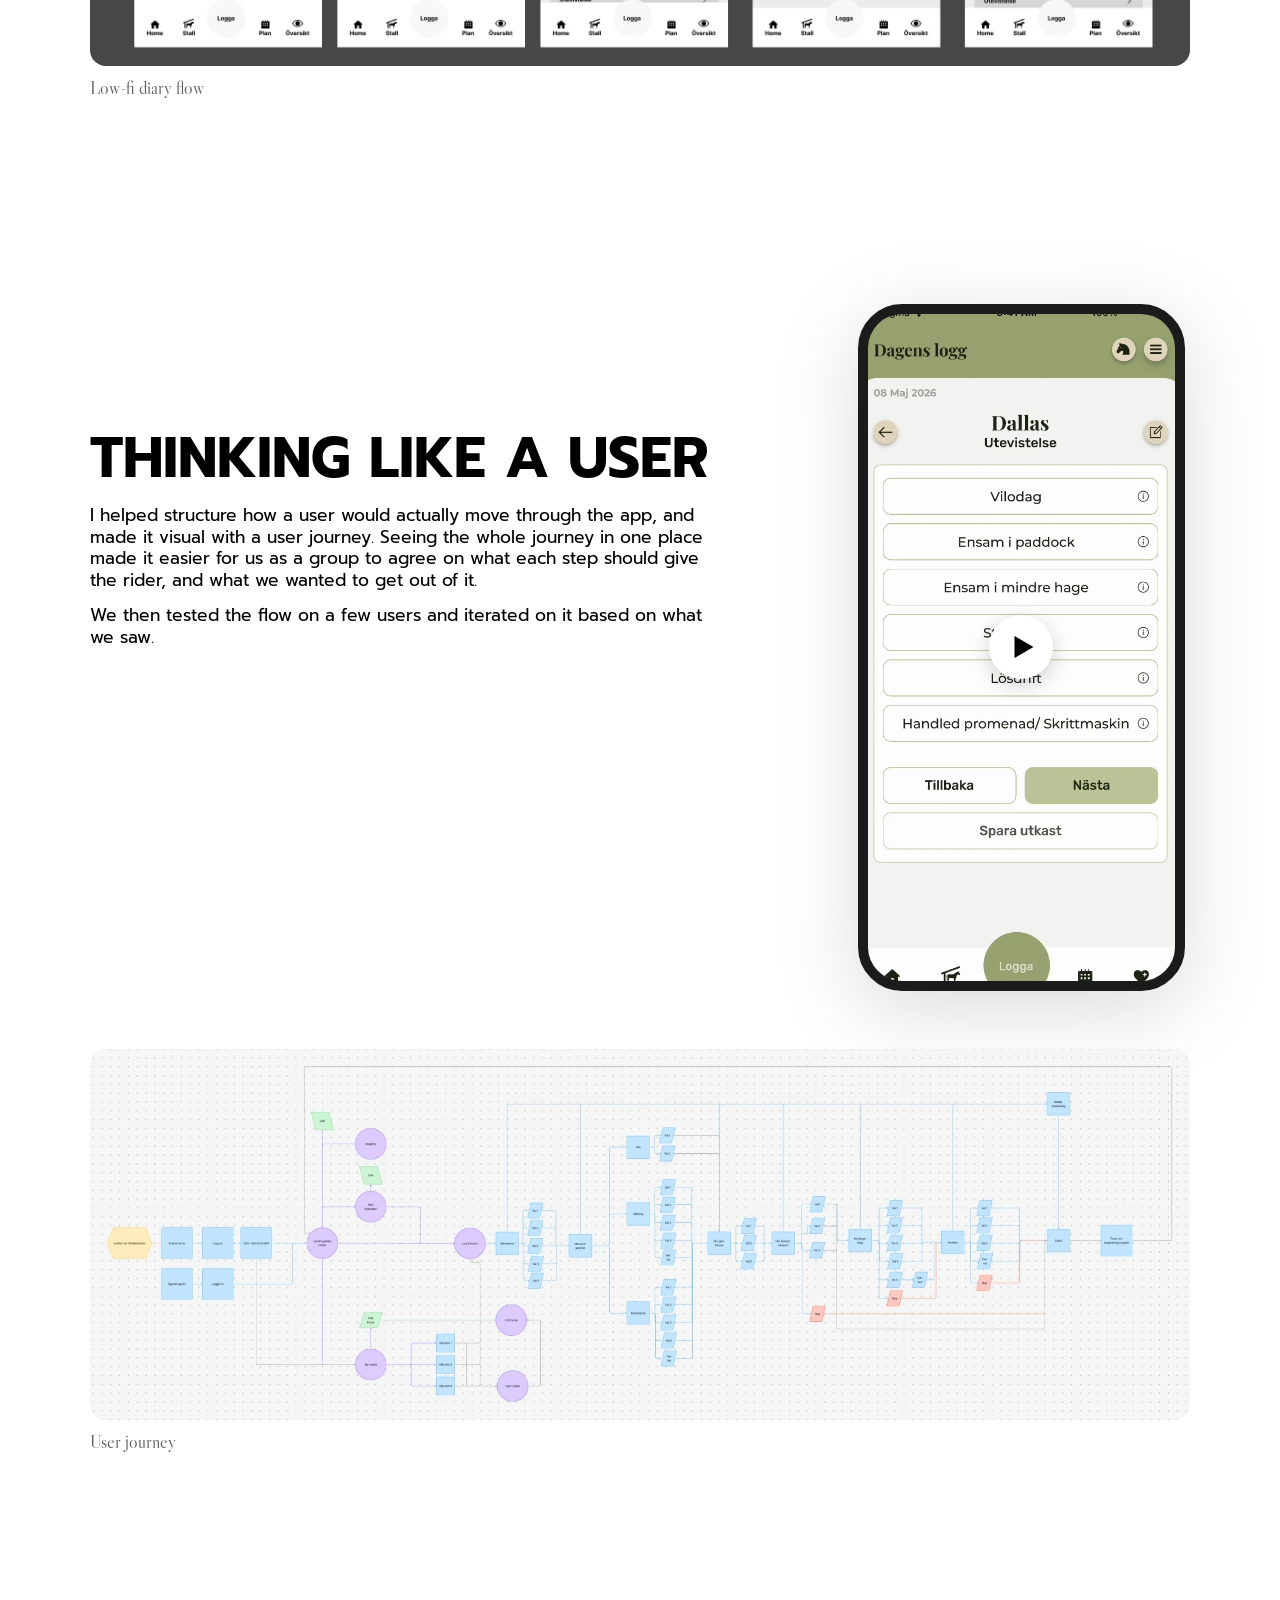
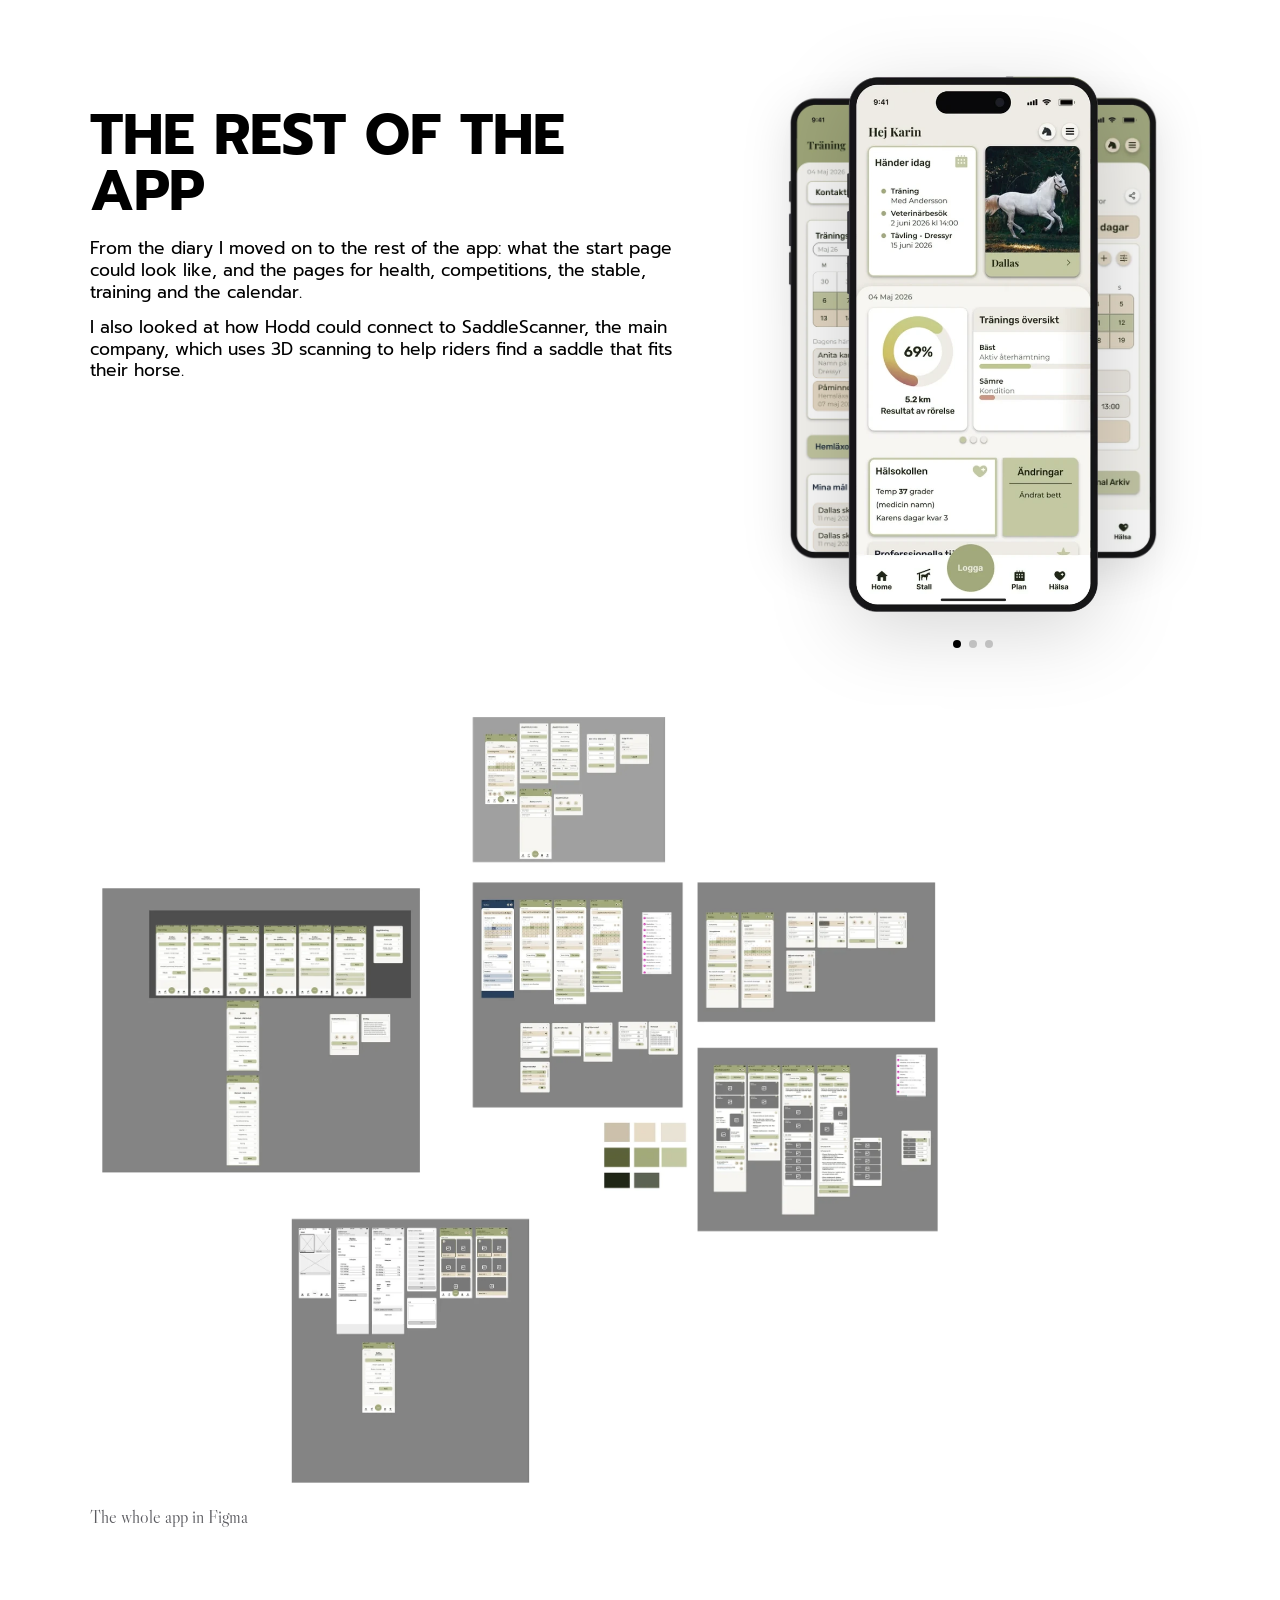
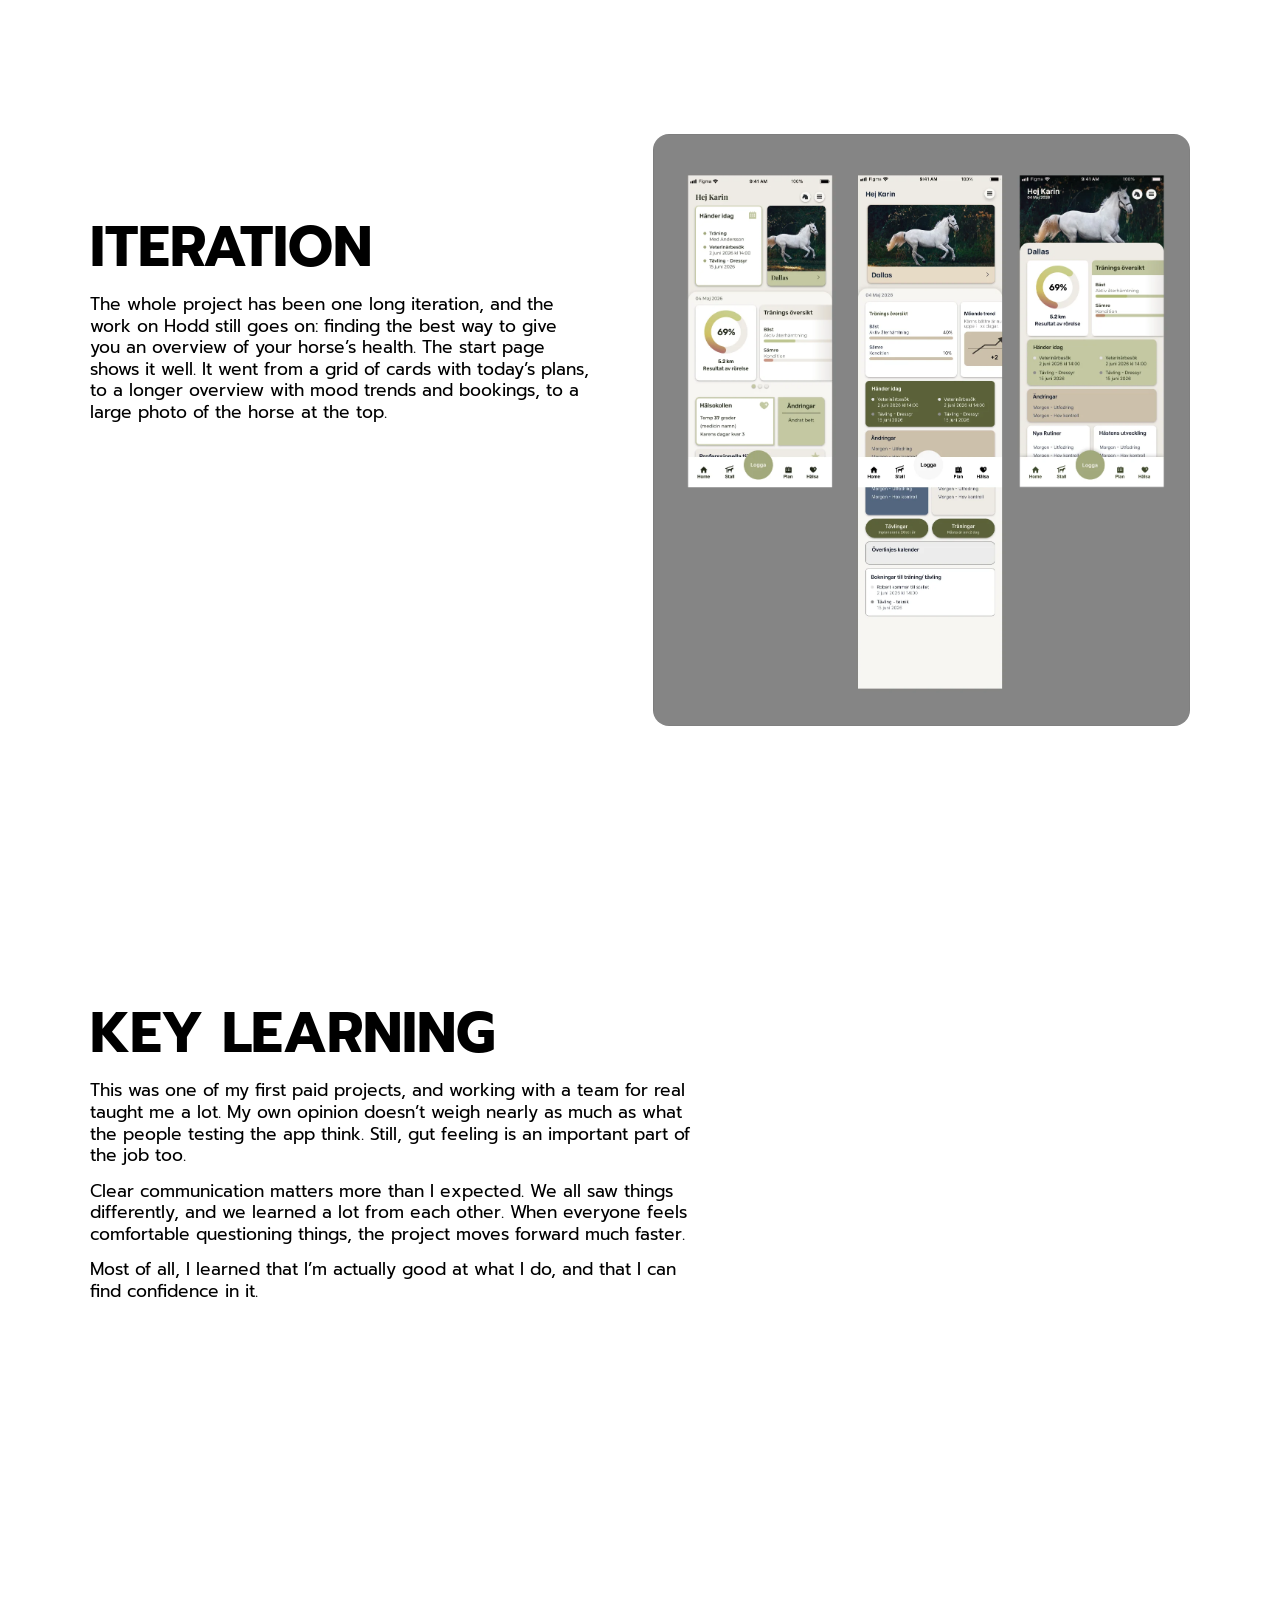
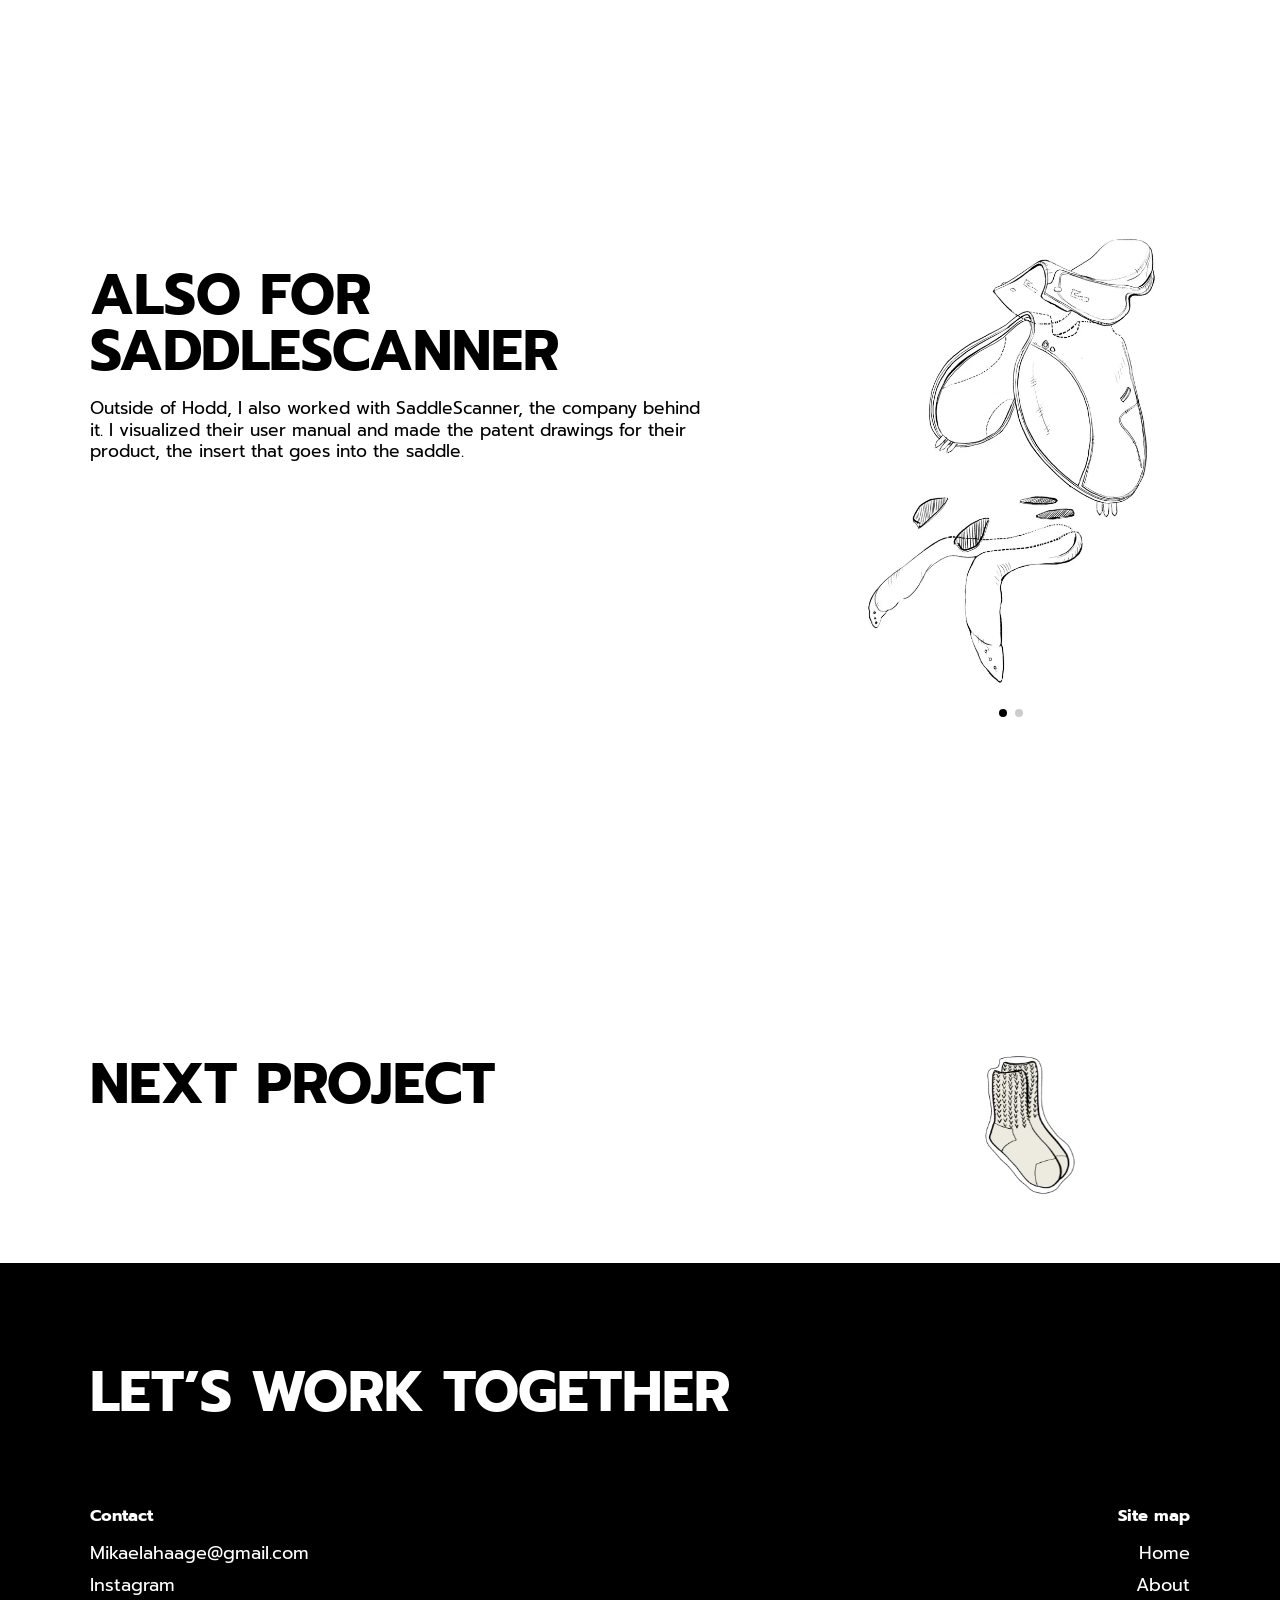
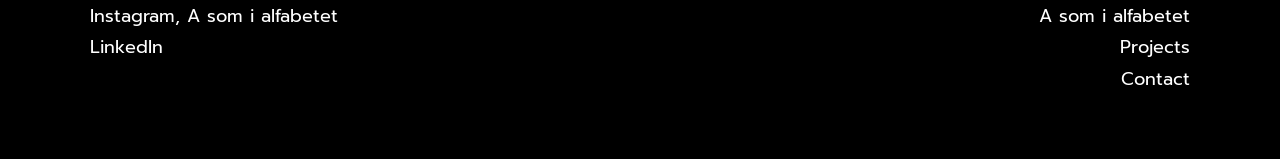
<file: projects/sadelscanner.html>
<!doctype html>
<html lang="en">
<head>
  <meta charset="utf-8">
  <meta name="viewport" content="width=device-width, initial-scale=1">
  <title>Hodd, SaddleScanner – Mikaela Haage</title>
  <meta name="description" content="UX/UI design for SaddleScanner’s Hodd, an app for keeping track of your horse’s health, care and journal.">
  <link rel="canonical" href="https://mikaelahaage.se/projects/sadelscanner">
  <!-- How the page looks when the link is shared. -->
  <meta property="og:type" content="website">
  <meta property="og:site_name" content="Mikaela Haage">
  <meta property="og:title" content="Hodd, SaddleScanner – Mikaela Haage">
  <meta property="og:description" content="UX/UI design for SaddleScanner’s Hodd, an app for keeping track of your horse’s health, care and journal.">
  <meta property="og:url" content="https://mikaelahaage.se/projects/sadelscanner">
  <meta property="og:image" content="https://mikaelahaage.se/img/share/sadelscanner.jpg">
  <meta property="og:image:width" content="1200">
  <meta property="og:image:height" content="630">
  <meta name="twitter:card" content="summary_large_image">
  <link rel="icon" href="/favicon.ico" sizes="any">
  <link rel="icon" type="image/png" sizes="32x32" href="/img/icons/icon-32.png">
  <link rel="apple-touch-icon" href="/img/icons/apple-touch-icon.png">
  <link rel="preconnect" href="https://fonts.googleapis.com">
  <link rel="preconnect" href="https://fonts.gstatic.com" crossorigin>
  <link rel="stylesheet" href="https://fonts.googleapis.com/css2?family=Libre+Caslon+Display&family=Prompt:wght@400;500;600;700&display=swap">
  <link rel="stylesheet" href="../styles.css">
  <script>
    // The compact header rolls down only when it first appears. Coming from
    // another page that showed it too, it stays put.
    try {
      if (document.referrer.startsWith(location.origin + "/") && sessionStorage.getItem("compact-header") === "1") {
        document.documentElement.classList.add("header-stays");
      }
      addEventListener("pagehide", () => {
        const header = document.querySelector(".project-header");
        sessionStorage.setItem("compact-header", header && header.offsetParent ? "1" : "0");
      });
      // Leaving for another page: the header shows at once (even if it had
      // slid away while scrolling), so the page change can keep it in place.
      addEventListener("pageswap", () => {
        const header = document.querySelector(".project-header");
        if (!header) return;
        header.style.transition = "none";
        header.classList.remove("is-hidden");
      });
    } catch (e) {}
  </script>
</head>
<body>

  <header class="project-header">
    <nav class="project-nav" aria-label="Main menu">
      <a href="../">Home</a>
      <a href="../about">About</a>
      <a href="../#projects">Projects</a>
    </nav>
    <p class="project-tagline"><strong>SaddleScanner</strong> <span class="project-tagline-text">Hodd</span></p>
    <div class="project-current">
      <a class="project-next" href="fjallraven" aria-label="Next project: Fjällräven">Next</a>
    </div>
  </header>

  <main>
    <section class="case-intro" aria-labelledby="case-title">
      <div class="case-text">
        <p class="case-eyebrow">SaddleScanner</p>
        <h1 id="case-title" class="case-title">Hodd</h1>
        <p class="case-lead">A horse diary that goes from gut feeling to overview. I designed Hodd, an app where riders log training, health, movement, routines and equipment in a few taps in the stable, and see the patterns before small problems become big ones.</p>
        <dl class="case-facts">
          <div><dt>Deliverables</dt><dd>UX/UI Design</dd></div>
          <div><dt>Duration</dt><dd>4&nbsp;Months</dd></div>
          <div><dt>Team</dt><dd>Team of 5,<br>Sole UX/UI Designer</dd></div>
        </dl>
      </div>
      <figure class="case-media case-media--panel">
        <img src="../img/sadelscanner/sadelscanner-duo.webp" width="760" height="1110" alt="Two phones with the Hodd app: the start page “Hej Karin” with today’s plans and the horse Dallas, and the Hälsa screen with a health calendar." fetchpriority="high">
      </figure>
    </section>

    <div class="chapter">
      <section class="sambla-chapter" aria-labelledby="brief-title">
        <div class="sambla-copy">
          <h2 id="brief-title" class="sambla-title">The brief</h2>
          <p class="sambla-text">My task was to help the team behind Hodd with the UX and UI of their new app. They wanted me to start with the diary log, the heart of the app, where riders log how their horse is doing.</p>
        </div>
        <figure class="hodd-wide hodd-wide--strip">
          <div class="hodd-scroll"><img src="../img/sadelscanner/diary-lofi.webp" width="2286" height="970" alt="Low-fi wireframes of the diary flow “Dagens logg” for the horse Dallas: Utevistelse, Motion/Aktivitet, Min upplevelse idag and Hur kändes hästen?, each a list of choices with Tillbaka and Nästa." loading="lazy"></div>
          <figcaption>Low-fi diary flow</figcaption>
        </figure>
      </section>
    </div>

    <div class="chapter">
      <section class="sambla-chapter" aria-labelledby="journey-title">
        <div class="intern-split">
          <div class="sambla-copy">
            <h2 id="journey-title" class="sambla-title">Thinking like a user</h2>
            <p class="sambla-text">I helped structure how a user would actually move through the app, and made it visual with a user journey. Seeing the whole journey in one place made it easier for us as a group to agree on what each step should give the rider, and what we wanted to get out of it.</p>
            <p class="sambla-text">We then tested the flow on a few users and iterated on it based on what we saw.</p>
          </div>
          <!-- The diary log after testing, recorded from the Figma prototype.
               Plays only when clicked. -->
          <button type="button" class="hodd-proto" aria-label="Play a recording of the diary log">
            <video src="../img/sadelscanner/diary-flow.mp4" poster="../img/sadelscanner/diary-flow-poster.webp" loop muted playsinline preload="none"></video>
            <span class="film-play" aria-hidden="true"></span>
          </button>
        </div>
        <figure class="hodd-wide hodd-wide--strip">
          <div class="hodd-scroll"><img src="../img/sadelscanner/user-journey.webp" width="1964" height="662" alt="The user journey as a flow chart: from downloading SaddleScanner and creating an account or logging in, to the home page with insights, the plan (calendar) and my stable, and from there through every step of logging a session, with its choices and skips, to saving and the insights at the end." loading="lazy"></div>
          <figcaption>User journey</figcaption>
        </figure>
      </section>
    </div>

    <div class="chapter">
      <section class="sambla-chapter" aria-labelledby="app-title">
        <div class="intern-split">
          <div class="sambla-copy">
            <h2 id="app-title" class="sambla-title">The rest of the app</h2>
            <p class="sambla-text">From the diary I moved on to the rest of the app: what the start page could look like, and the pages for health, competitions, the stable, training and the calendar.</p>
            <p class="sambla-text">I also looked at how Hodd could connect to SaddleScanner, the main company, which uses 3D scanning to help riders find a saddle that fits their horse.</p>
          </div>
          <!-- Three phones in a stack: swipe, or click one behind, to bring it to the front. -->
          <figure class="hodd-stack" aria-roledescription="carousel" aria-label="Screens from Hodd">
            <div class="hodd-stack-cards">
              <img data-no-zoom src="../img/sadelscanner/phone-home.webp" width="467" height="995" alt="The start page “Hej Karin”: today’s plans, the horse Dallas, a movement result of 69 percent and a training overview." draggable="false" loading="lazy">
              <img data-no-zoom src="../img/sadelscanner/phone-health.webp" width="467" height="995" alt="The Hälsa page for Dallas: days left on sick leave, a health calendar, today’s events and the journal." draggable="false" loading="lazy">
              <img data-no-zoom src="../img/sadelscanner/phone-training.webp" width="467" height="995" alt="The Träning page: a contact list, a training calendar with today’s lessons, homework, and goals and challenges for Dallas." draggable="false" loading="lazy">
            </div>
          </figure>
        </div>
        <figure class="hodd-wide hodd-wide--board">
          <img src="../img/sadelscanner/app-board.webp" width="2153" height="1978" alt="The Figma board for the whole app: the diary flow, health, competitions, the stable, training and the calendar, with the colour palette of beige, sage green and dark green in the middle." loading="lazy">
          <figcaption>The whole app in Figma</figcaption>
        </figure>
      </section>
    </div>

    <div class="chapter">
      <section class="sambla-chapter" aria-labelledby="start-title">
        <div class="intern-split">
          <div class="sambla-copy">
            <h2 id="start-title" class="sambla-title">Iteration</h2>
            <p class="sambla-text">The whole project has been one long iteration, and the work on Hodd still goes on: finding the best way to give you an overview of your horse’s health. The start page shows it well. It went from a grid of cards with today’s plans, to a longer overview with mood trends and bookings, to a large photo of the horse at the top.</p>
          </div>
          <figure class="hodd-iterations"><img src="../img/sadelscanner/home-iterations.webp" width="1455" height="1602" alt="Three versions of Hodd’s start page “Hej Karin”: a grid of cards, a longer scrolling overview, and one with a large photo of the white horse Dallas at the top." loading="lazy"></figure>
        </div>
      </section>
    </div>

    <div class="chapter">
      <section class="sambla-chapter" aria-labelledby="learning-title">
        <div class="sambla-copy">
          <h2 id="learning-title" class="sambla-title">Key learning</h2>
          <p class="sambla-text">This was one of my first paid projects, and working with a team for real taught me a lot. My own opinion doesn’t weigh nearly as much as what the people testing the app think. Still, gut feeling is an important part of the job too.</p>
          <p class="sambla-text">Clear communication matters more than I expected. We all saw things differently, and we learned a lot from each other. When everyone feels comfortable questioning things, the project moves forward much faster.</p>
          <p class="sambla-text">Most of all, I learned that I’m actually good at what I do, and that I can find confidence in it.</p>
        </div>
      </section>
    </div>

    <div class="chapter">
      <section class="sambla-chapter" aria-labelledby="patent-title">
        <div class="intern-split">
          <div class="sambla-copy">
            <h2 id="patent-title" class="sambla-title">Also for SaddleScanner</h2>
            <p class="sambla-text">Outside of Hodd, I also worked with SaddleScanner, the company behind it. I visualized their user manual and made the patent drawings for their product, the insert that goes into the saddle.</p>
          </div>
          <!-- One drawing at a time: swipe, click it or use the dots to see the other. -->
          <figure class="sadel-drawings" aria-roledescription="carousel" aria-label="Patent drawings">
            <div class="sadel-slides">
            <img data-no-zoom src="../img/sadelscanner/patent-exploded.webp" width="596" height="900" alt="Patent drawing in black ink: a saddle taken apart, with the inserts floating between the seat and the panels." loading="lazy">
            <img src="../img/sadelscanner/patent-insert.webp" width="900" height="561" alt="Patent drawing in black ink: the underside of a saddle, with arrows showing where the inserts go." loading="lazy" data-no-zoom>
            </div>
          </figure>
        </div>
      </section>
    </div>

    <!-- Last screen: next project on white, contact on black. -->
    <a class="next-up" href="fjallraven" aria-label="Next project: Fjällräven">
      <span class="next-up-title">Next project</span>
      <img class="next-up-sticker" src="../img/fjallraven/stickers/wool-socks.png" width="160" height="220" alt="" loading="lazy">
    </a>
  </main>

  <footer id="contact" class="contact-footer" aria-labelledby="contact-footer-title">
    <h2 id="contact-footer-title" class="contact-footer-title">Let’s work together</h2>
    <div class="contact-footer-columns">
      <div class="contact-footer-contact">
        <p class="contact-footer-label">Contact</p>
        <ul class="contact-footer-links">
          <li><a href="mailto:mikaelahaage@gmail.com">Mikaelahaage@gmail.com</a></li>
          <!-- TODO: add the real profile URLs. -->
          <li><a href="https://www.instagram.com/egaah/" target="_blank" rel="noopener">Instagram</a></li>
          <li><a href="https://www.instagram.com/asomialfabetet/" target="_blank" rel="noopener">Instagram, A som i alfabetet</a></li>
          <li><a href="https://www.linkedin.com/in/mikaela-haage-33284964" target="_blank" rel="noopener">LinkedIn</a></li>
        </ul>
      </div>
      <nav class="site-map" aria-labelledby="site-map-title">
        <p id="site-map-title" class="contact-footer-label">Site map</p>
        <ul class="contact-footer-links">
          <li><a href="../">Home</a></li>
          <li><a href="../about">About</a></li>
          <li><a href="../projects/alfabetet">A som i alfabetet</a></li>
          <li><a href="../#projects">Projects</a></li>
          <li><a href="mailto:mikaelahaage@gmail.com">Contact</a></li>
        </ul>
      </nav>
    </div>
  </footer>

  <script>
    // Expose the sticky header's height so the intro can fill the first screen.
    const header = document.querySelector(".project-header");
    new ResizeObserver(() => {
      document.documentElement.style.setProperty("--header-h", header.offsetHeight + "px");
    }).observe(header);

    // Once the page scrolls the header gets its faded background. It slides
    // away while scrolling down and returns when scrolling up (or on hover,
    // see .project-header.is-hidden in the CSS).
    let lastY = window.scrollY;
    let ticking = false;
    const onScroll = () => {
      const y = window.scrollY;
      header.classList.toggle("is-scrolled", y > 4);
      if (y > lastY + 4 && y > header.offsetHeight) header.classList.add("is-hidden");
      else if (y < lastY - 4) header.classList.remove("is-hidden");
      lastY = y;
      ticking = false;
    };
    window.addEventListener("scroll", () => {
      if (!ticking) { ticking = true; requestAnimationFrame(onScroll); }
    }, { passive: true });
    onScroll();

    // The phone stack: swipe sideways (or click a phone behind, or a dot) to
    // bring the next phone to the front. Each phone gets its place from
    // data-pos: 0 in front, 1 behind on the right, 2 behind on the left.
    document.querySelectorAll(".hodd-stack").forEach((stack) => {
      const cards = [...stack.querySelectorAll(".hodd-stack-cards img")];
      const dots = document.createElement("div");
      dots.className = "swipe-dots";
      const buttons = cards.map((card, i) => {
        const b = document.createElement("button");
        b.type = "button";
        b.setAttribute("aria-label", `Show screen ${i + 1} of ${cards.length}`);
        b.addEventListener("click", () => show(i));
        dots.append(b);
        return b;
      });
      stack.append(dots);
      let front = 0;
      const show = (i) => {
        front = (i + cards.length) % cards.length;
        cards.forEach((card, j) => {
          card.dataset.pos = (j - front + cards.length) % cards.length;
          card.setAttribute("aria-hidden", j === front ? "false" : "true");
        });
        buttons.forEach((b, j) => b.classList.toggle("is-active", j === front));
      };
      show(0);

      let startX = null, startY = 0, swiped = false;
      stack.addEventListener("pointerdown", (e) => {
        startX = e.clientX; startY = e.clientY; swiped = false;
      });
      stack.addEventListener("pointerup", (e) => {
        if (startX === null) return;
        const dx = e.clientX - startX, dy = e.clientY - startY;
        startX = null;
        if (Math.abs(dx) > 40 && Math.abs(dx) > Math.abs(dy)) {
          swiped = true;
          show(front + (dx < 0 ? 1 : -1));
        }
      });
      stack.addEventListener("pointercancel", () => { startX = null; });
      cards.forEach((card, j) => card.addEventListener("click", () => {
        if (!swiped && j !== front) show(j);
      }));
    });

    // The patent drawings: one at a time, with dots under them. Swipe
    // sideways, click the drawing or a dot to switch.
    document.querySelectorAll(".sadel-drawings").forEach((box) => {
      const slides = [...box.querySelectorAll(".sadel-slides img")];
      const dots = document.createElement("div");
      dots.className = "swipe-dots";
      const buttons = slides.map((_, i) => {
        const b = document.createElement("button");
        b.type = "button";
        b.setAttribute("aria-label", `Show drawing ${i + 1} of ${slides.length}`);
        b.addEventListener("click", () => show(i));
        dots.append(b);
        return b;
      });
      box.append(dots);
      let current = 0;
      const show = (i) => {
        current = (i + slides.length) % slides.length;
        slides.forEach((img, j) => {
          img.classList.toggle("is-active", j === current);
          img.setAttribute("aria-hidden", j === current ? "false" : "true");
        });
        buttons.forEach((b, j) => b.classList.toggle("is-active", j === current));
      };
      show(0);

      let startX = null, startY = 0, swiped = false;
      box.addEventListener("pointerdown", (e) => {
        startX = e.clientX; startY = e.clientY; swiped = false;
      });
      box.addEventListener("pointerup", (e) => {
        if (startX === null) return;
        const dx = e.clientX - startX, dy = e.clientY - startY;
        startX = null;
        if (Math.abs(dx) > 40 && Math.abs(dx) > Math.abs(dy)) {
          swiped = true;
          show(current + (dx < 0 ? 1 : -1));
        }
      });
      box.addEventListener("pointercancel", () => { startX = null; });
      slides.forEach((img) => img.addEventListener("click", () => {
        if (!swiped) show(current + 1);
      }));
    });

    // The diary log recording plays and pauses on click.
    document.querySelectorAll(".hodd-proto").forEach((phone) => {
      const video = phone.querySelector("video");
      phone.addEventListener("click", () => {
        if (video.paused) video.play();
        else video.pause();
      });
      video.addEventListener("play", () => {
        phone.classList.add("is-playing");
        phone.setAttribute("aria-label", "Pause the recording");
      });
      video.addEventListener("pause", () => {
        phone.classList.remove("is-playing");
        phone.setAttribute("aria-label", "Play a recording of the diary log");
      });
    });
  </script>
  <script src="lightbox.js"></script>
  <script src="stickers.js"></script>
  <script src="parallax.js"></script>
  <script src="reveal.js"></script>
</body>
</html>
</file>
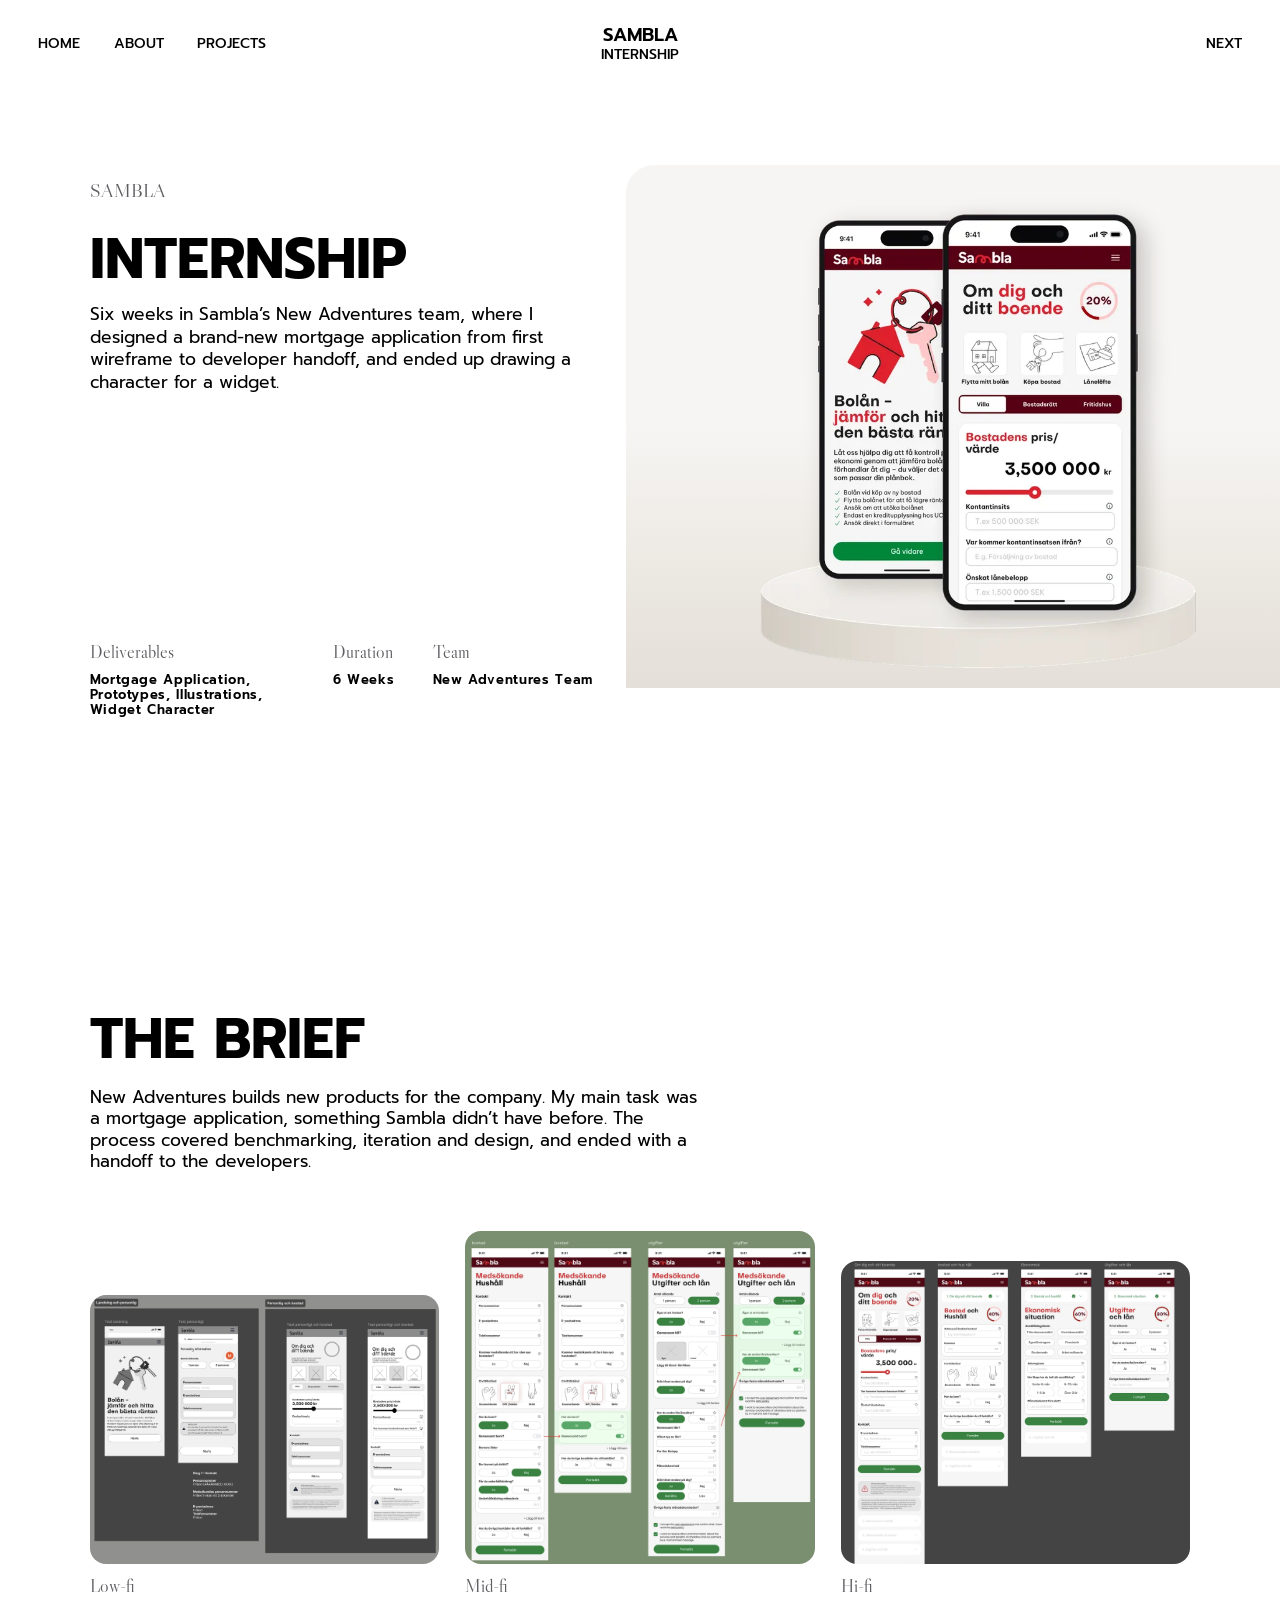
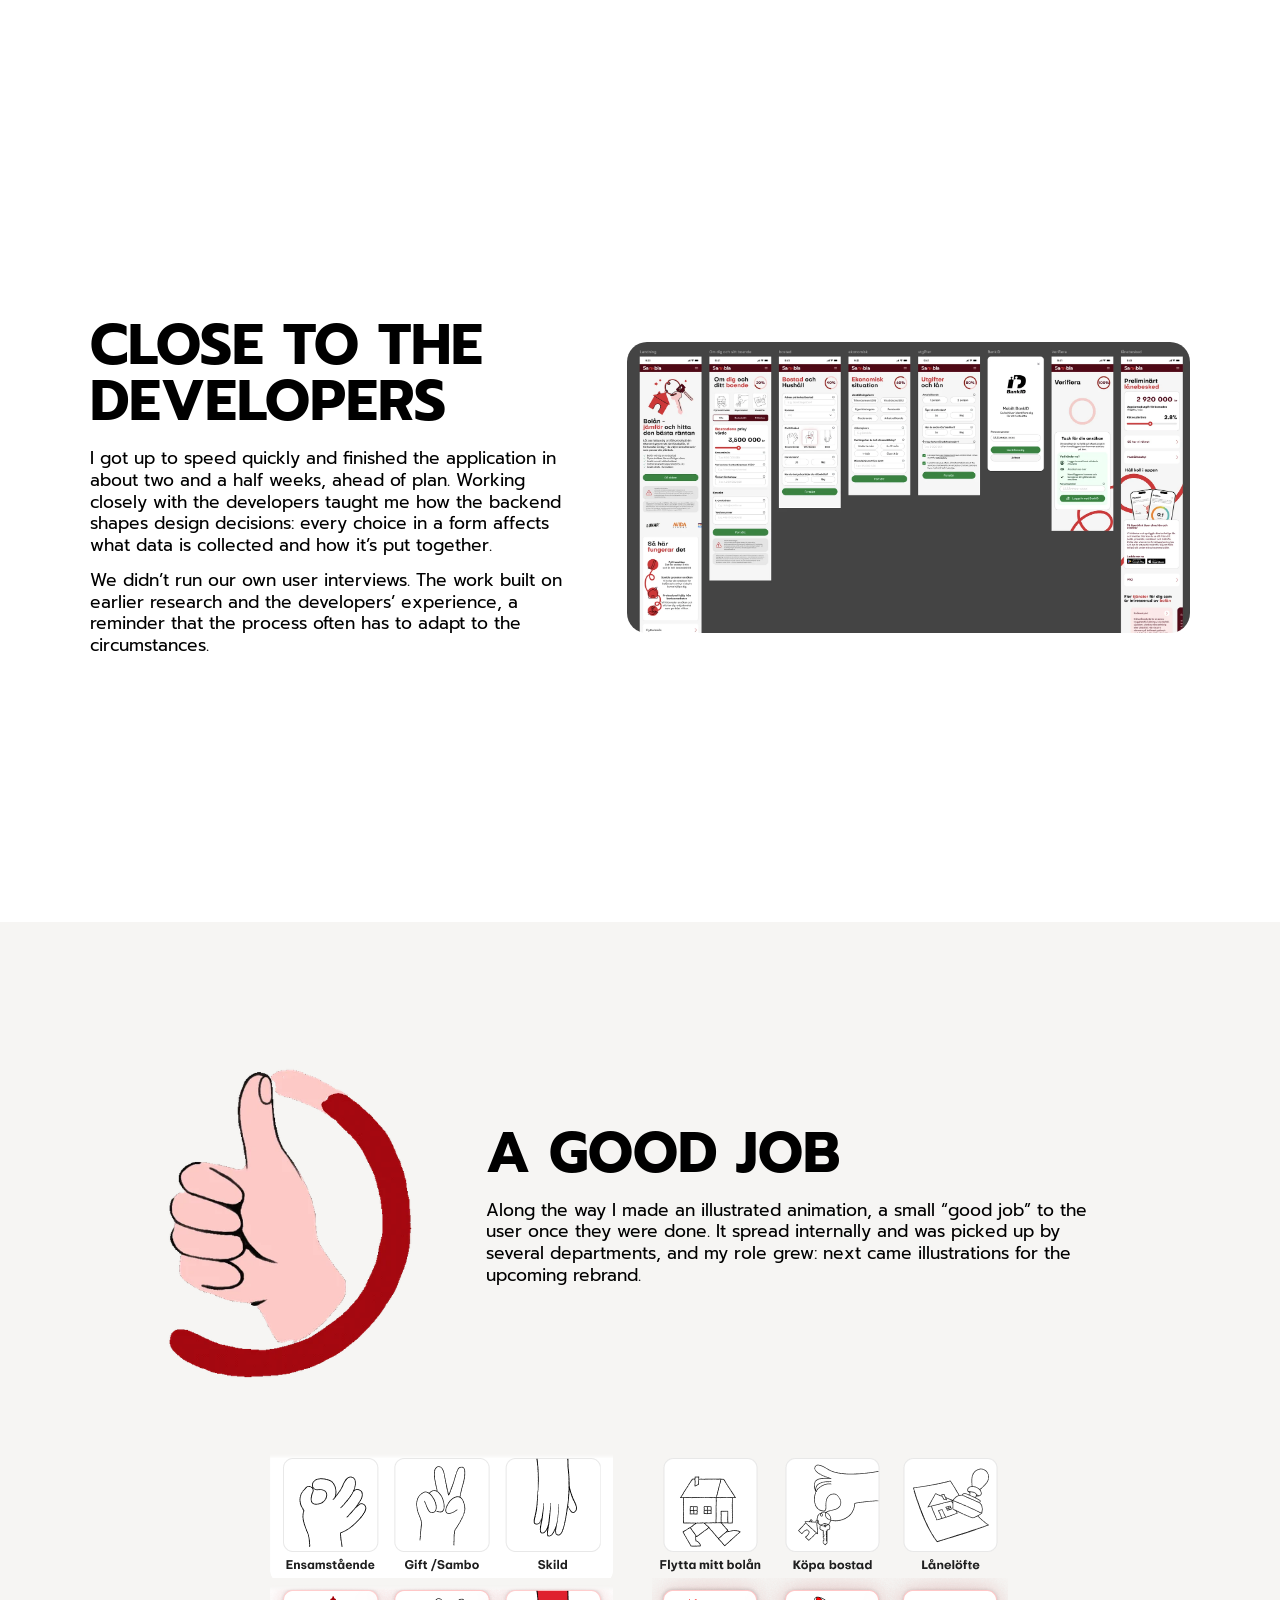
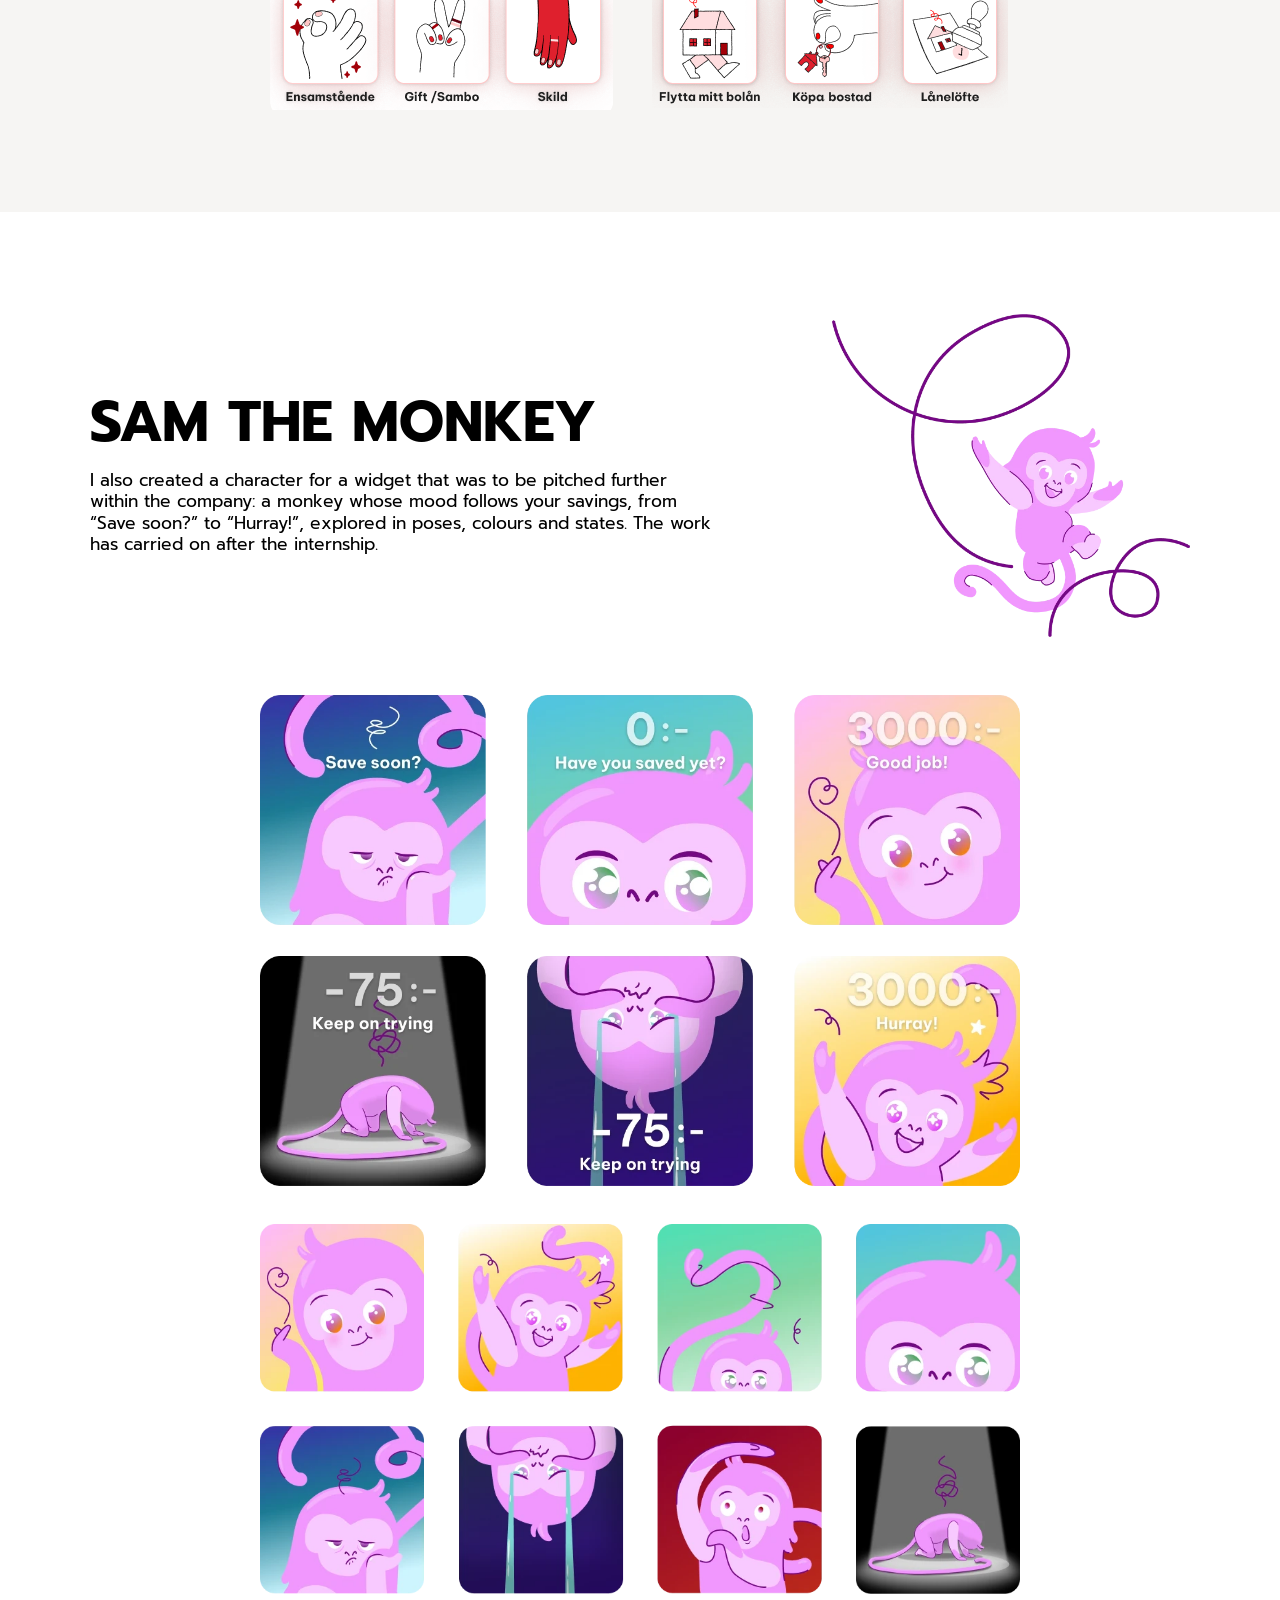
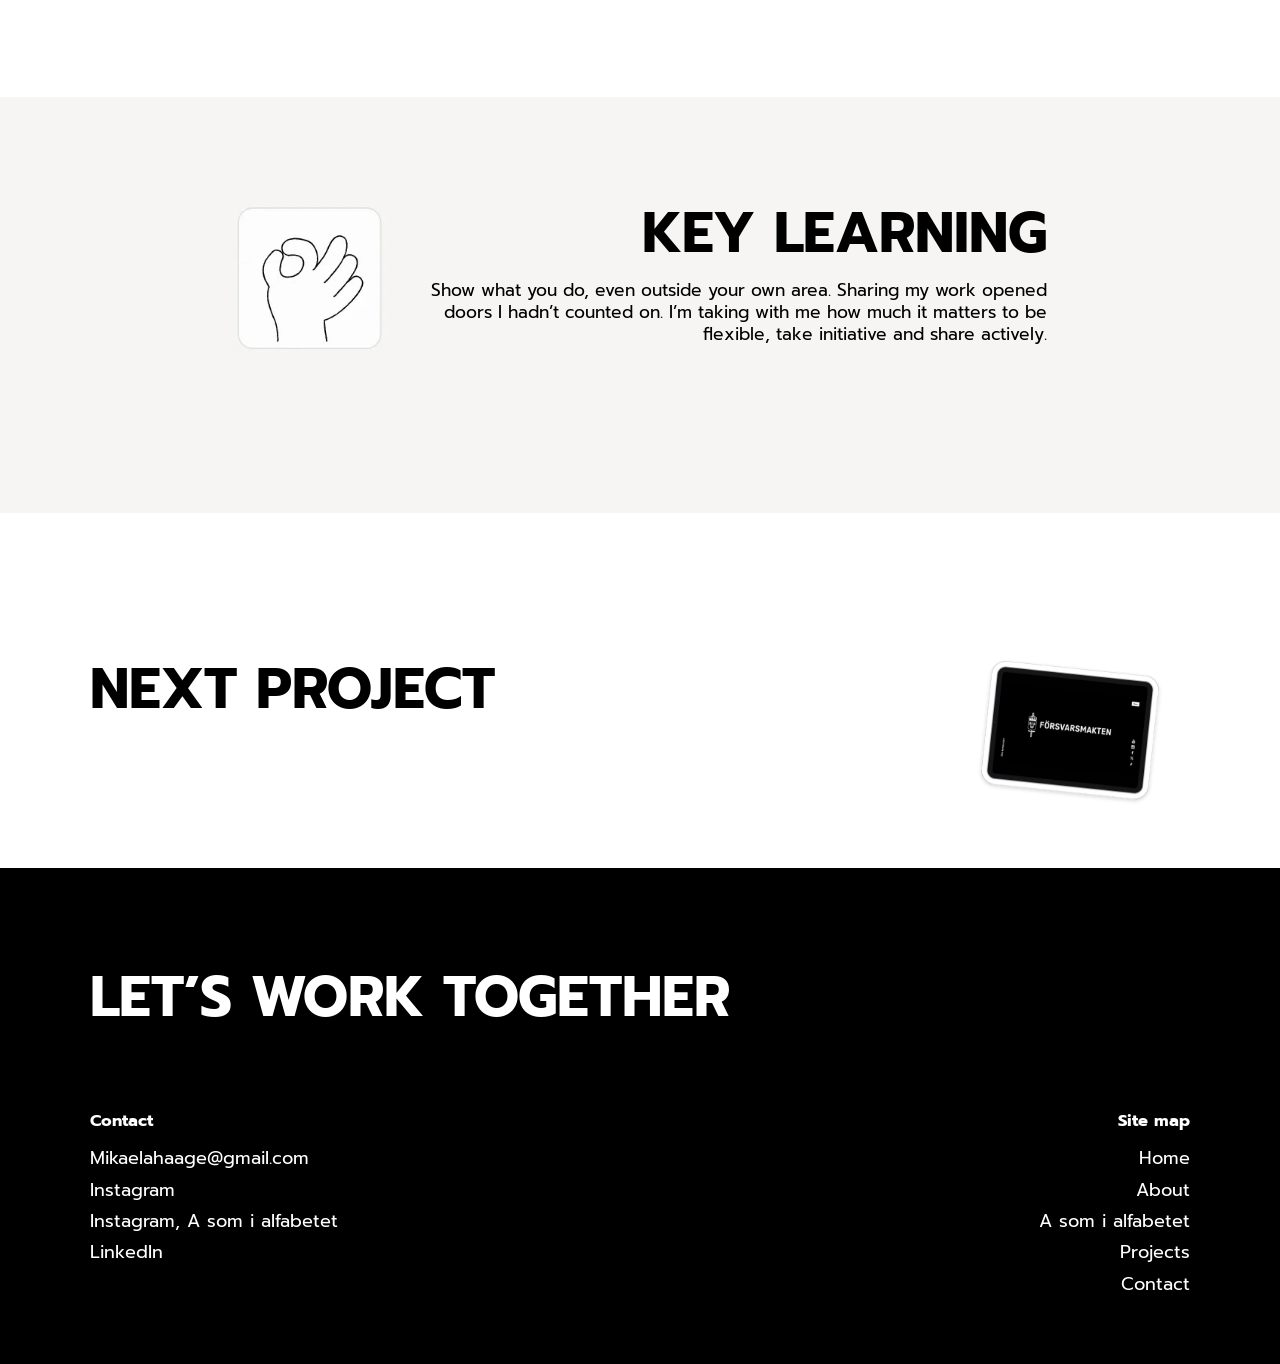
<file: projects/sambla-intern.html>
<!doctype html>
<html lang="en">
<head>
  <meta charset="utf-8">
  <meta name="viewport" content="width=device-width, initial-scale=1">
  <title>Sambla internship – Mikaela Haage</title>
  <meta name="description" content="Six weeks in Sambla’s New Adventures team, designing a brand-new mortgage application from first wireframe to developer handoff.">
  <link rel="canonical" href="https://mikaelahaage.se/projects/sambla-intern">
  <!-- How the page looks when the link is shared. -->
  <meta property="og:type" content="website">
  <meta property="og:site_name" content="Mikaela Haage">
  <meta property="og:title" content="Sambla internship – Mikaela Haage">
  <meta property="og:description" content="Six weeks in Sambla’s New Adventures team, designing a brand-new mortgage application from first wireframe to developer handoff.">
  <meta property="og:url" content="https://mikaelahaage.se/projects/sambla-intern">
  <meta property="og:image" content="https://mikaelahaage.se/img/share/sambla-intern.jpg">
  <meta property="og:image:width" content="1200">
  <meta property="og:image:height" content="630">
  <meta name="twitter:card" content="summary_large_image">
  <link rel="icon" href="/favicon.ico" sizes="any">
  <link rel="icon" type="image/png" sizes="32x32" href="/img/icons/icon-32.png">
  <link rel="apple-touch-icon" href="/img/icons/apple-touch-icon.png">
  <link rel="preconnect" href="https://fonts.googleapis.com">
  <link rel="preconnect" href="https://fonts.gstatic.com" crossorigin>
  <link rel="stylesheet" href="https://fonts.googleapis.com/css2?family=Libre+Caslon+Display&family=Prompt:wght@400;500;600;700&display=swap">
  <link rel="stylesheet" href="../styles.css">
  <script>
    // The compact header rolls down only when it first appears. Coming from
    // another page that showed it too, it stays put.
    try {
      if (document.referrer.startsWith(location.origin + "/") && sessionStorage.getItem("compact-header") === "1") {
        document.documentElement.classList.add("header-stays");
      }
      addEventListener("pagehide", () => {
        const header = document.querySelector(".project-header");
        sessionStorage.setItem("compact-header", header && header.offsetParent ? "1" : "0");
      });
      // Leaving for another page: the header shows at once (even if it had
      // slid away while scrolling), so the page change can keep it in place.
      addEventListener("pageswap", () => {
        const header = document.querySelector(".project-header");
        if (!header) return;
        header.style.transition = "none";
        header.classList.remove("is-hidden");
      });
    } catch (e) {}
  </script>
</head>
<body>

  <header class="project-header">
    <nav class="project-nav" aria-label="Main menu">
      <a href="../">Home</a>
      <a href="../about">About</a>
      <a href="../#projects">Projects</a>
    </nav>
    <p class="project-tagline"><strong>Sambla</strong> <span class="project-tagline-text">Internship</span></p>
    <div class="project-current">
      <a class="project-next" href="forsvarsmakten" aria-label="Next project: Försvarsmakten">Next</a>
    </div>
  </header>

  <main>
    <section class="case-intro" aria-labelledby="case-title">
      <div class="case-text">
        <p class="case-eyebrow">Sambla</p>
        <h1 id="case-title" class="case-title">Internship</h1>
        <p class="case-lead">Six weeks in Sambla’s New Adventures team, where I designed a brand-new mortgage application from first wireframe to developer handoff, and ended up drawing a character for a widget.</p>
        <dl class="case-facts">
          <div><dt>Deliverables</dt><dd>Mortgage Application, Prototypes, Illustrations, Widget Character</dd></div>
          <div><dt>Duration</dt><dd>6&nbsp;Weeks</dd></div>
          <div><dt>Team</dt><dd>New Adventures Team</dd></div>
        </dl>
      </div>
      <figure class="case-media case-media--panel case-media--phones">
        <img src="../img/sambla-intern/hero-phones.webp" srcset="../img/sambla-intern/hero-phones-700.webp 700w, ../img/sambla-intern/hero-phones-1000.webp 1000w, ../img/sambla-intern/hero-phones.webp 1166w" sizes="(max-width: 860px) calc(100vw - 40px), 52vw" width="1166" height="1259" alt="Two phones on a podium showing the mortgage application: the start page “Bolån – jämför och hitta den bästa räntan” and the first step, “Om dig och ditt boende”." fetchpriority="high">
      </figure>
    </section>

    <div class="chapter">
      <section class="sambla-chapter" aria-labelledby="brief-title">
        <div class="sambla-copy">
          <h2 id="brief-title" class="sambla-title">The brief</h2>
          <p class="sambla-text">New Adventures builds new products for the company. My main task was a mortgage application, something Sambla didn’t have before. The process covered benchmarking, iteration and design, and ended with a handoff to the developers.</p>
        </div>
        <div class="intern-fidelity">
          <figure><img src="../img/sambla-intern/lofi.webp" width="1800" height="1386" alt="Low-fidelity wireframes of the mortgage application." loading="lazy"><figcaption>Low-fi</figcaption></figure>
          <figure><img src="../img/sambla-intern/midfi.webp" width="1800" height="1716" alt="Mid-fidelity screens of the application: household, finances, expenses and loans." loading="lazy"><figcaption>Mid-fi</figcaption></figure>
          <figure><img src="../img/sambla-intern/hifi.webp" width="1800" height="1559" alt="High-fidelity screens in Sambla’s colours, starting with “Om dig och ditt boende”." loading="lazy"><figcaption>Hi-fi</figcaption></figure>
        </div>
      </section>
    </div>

    <div class="chapter">
      <section class="sambla-chapter" aria-labelledby="devs-title">
        <div class="intern-split">
          <div class="sambla-copy">
            <h2 id="devs-title" class="sambla-title">Close to the developers</h2>
            <p class="sambla-text">I got up to speed quickly and finished the application in about two and a half weeks, ahead of plan. Working closely with the developers taught me how the backend shapes design decisions: every choice in a form affects what data is collected and how it’s put together.</p>
            <p class="sambla-text">We didn’t run our own user interviews. The work built on earlier research and the developers’ experience, a reminder that the process often has to adapt to the circumstances.</p>
          </div>
          <img class="intern-board intern-board--side" src="../img/sambla-intern/flow.webp" width="1800" height="929" alt="The whole application flow laid out screen by screen." loading="lazy">
        </div>
      </section>
    </div>

    <div class="chapter chapter--band chapter--short">
      <section class="sambla-chapter" aria-labelledby="illu-title">
        <div class="intern-split intern-split--flip">
          <div class="sambla-copy">
            <h2 id="illu-title" class="sambla-title">A good job</h2>
            <p class="sambla-text">Along the way I made an illustrated animation, a small “good job” to the user once they were done. It spread internally and was picked up by several departments, and my role grew: next came illustrations for the upcoming rebrand.</p>
          </div>
          <figure class="intern-good-job"><img data-no-zoom src="../img/sambla-intern/good-job.webp" width="512" height="560" alt="The “good job” animation: a thumbs up as a red ring draws itself around it." loading="lazy"></figure>
        </div>
        <div class="intern-icons">
          <img src="../img/sambla-intern/icons-status-line.webp" width="344" height="132" alt="Line-drawn hand icons for marital status: Ensamstående, Gift/Sambo and Skild." loading="lazy">
          <img src="../img/sambla-intern/icons-home-line.webp" width="360" height="132" alt="Line icons for the application’s choices: Flytta mitt bolån, Köpa bostad and Lånelöfte." loading="lazy">
          <img src="../img/sambla-intern/icons-status-colour.webp" width="344" height="132" alt="The marital status icons in colour." loading="lazy">
          <img src="../img/sambla-intern/icons-home-colour.webp" width="360" height="132" alt="The choice icons in colour." loading="lazy">
        </div>
      </section>
    </div>

    <div class="chapter">
      <section class="sambla-chapter" aria-labelledby="widget-title">
        <div class="intern-split">
          <div class="sambla-copy">
            <h2 id="widget-title" class="sambla-title">Sam the monkey</h2>
            <p class="sambla-text">I also created a character for a widget that was to be pitched further within the company: a monkey whose mood follows your savings, from “Save soon?” to “Hurray!”, explored in poses, colours and states. The work has carried on after the internship.</p>
          </div>
          <figure class="intern-monkey"><img data-no-zoom src="../img/sambla/sambla-monkey.webp" width="634" height="571" alt="A pink monkey swinging on a purple vine: the character I drew for the widget." loading="lazy"></figure>
        </div>
        <div class="intern-expressions">
          <img src="../img/sambla-intern/expressions-text.webp" width="1235" height="798" alt="Six widget cards where the monkey’s mood follows the savings: “Save soon?”, “Have you saved yet?”, “Good job!”, two “Keep on trying” and “Hurray!”." loading="lazy">
          <img src="../img/sambla-intern/expressions.webp" width="1107" height="539" alt="Eight of the monkey’s expressions without text: happy, cheering, peeking, curious, bored, crying, surprised and defeated under a spotlight." loading="lazy">
        </div>
      </section>
    </div>

    <div class="chapter chapter--band chapter--short">
      <section class="sambla-chapter" aria-labelledby="learning-title">
        <div class="intern-split intern-split--tight">
          <div class="sambla-copy">
            <h2 id="learning-title" class="sambla-title">Key learning</h2>
            <p class="sambla-text">Show what you do, even outside your own area. Sharing my work opened doors I hadn’t counted on. I’m taking with me how much it matters to be flexible, take initiative and share actively.</p>
          </div>
          <!-- The Ensamstående icon lighting up on hover, as a loop. -->
          <figure class="intern-hover"><img data-no-zoom src="../img/sambla-intern/icon-hover.webp" width="204" height="204" alt="The Ensamstående icon: hovering over it turns the line drawing red and pink, with sparkles around the hand." loading="lazy"></figure>
        </div>
      </section>
    </div>

    <!-- Last screen: next project on white, contact on black. -->
    <a class="next-up" href="forsvarsmakten" aria-label="Next project: Försvarsmakten">
      <span class="next-up-title">Next project</span>
      <img class="next-up-sticker next-up-sticker--tablet" src="../img/forsvarsmakten/ipad-sticker.webp" width="520" height="414" alt="" loading="lazy">
    </a>
  </main>

  <footer id="contact" class="contact-footer" aria-labelledby="contact-footer-title">
    <h2 id="contact-footer-title" class="contact-footer-title">Let’s work together</h2>
    <div class="contact-footer-columns">
      <div class="contact-footer-contact">
        <p class="contact-footer-label">Contact</p>
        <ul class="contact-footer-links">
          <li><a href="mailto:mikaelahaage@gmail.com">Mikaelahaage@gmail.com</a></li>
          <!-- TODO: add the real profile URLs. -->
          <li><a href="https://www.instagram.com/egaah/" target="_blank" rel="noopener">Instagram</a></li>
          <li><a href="https://www.instagram.com/asomialfabetet/" target="_blank" rel="noopener">Instagram, A som i alfabetet</a></li>
          <li><a href="https://www.linkedin.com/in/mikaela-haage-33284964" target="_blank" rel="noopener">LinkedIn</a></li>
        </ul>
      </div>
      <nav class="site-map" aria-labelledby="site-map-title">
        <p id="site-map-title" class="contact-footer-label">Site map</p>
        <ul class="contact-footer-links">
          <li><a href="../">Home</a></li>
          <li><a href="../about">About</a></li>
          <li><a href="../projects/alfabetet">A som i alfabetet</a></li>
          <li><a href="../#projects">Projects</a></li>
          <li><a href="mailto:mikaelahaage@gmail.com">Contact</a></li>
        </ul>
      </nav>
    </div>
  </footer>

  <script>
    // Expose the sticky header's height so the intro can fill the first screen.
    const header = document.querySelector(".project-header");
    new ResizeObserver(() => {
      document.documentElement.style.setProperty("--header-h", header.offsetHeight + "px");
    }).observe(header);

    // Once the page scrolls the header gets its faded background. It slides
    // away while scrolling down and returns when scrolling up (or on hover,
    // see .project-header.is-hidden in the CSS).
    let lastY = window.scrollY;
    let ticking = false;
    const onScroll = () => {
      const y = window.scrollY;
      header.classList.toggle("is-scrolled", y > 4);
      if (y > lastY + 4 && y > header.offsetHeight) header.classList.add("is-hidden");
      else if (y < lastY - 4) header.classList.remove("is-hidden");
      lastY = y;
      ticking = false;
    };
    window.addEventListener("scroll", () => {
      if (!ticking) { ticking = true; requestAnimationFrame(onScroll); }
    }, { passive: true });
    onScroll();

    // Low-, mid- and hi-fi swipe sideways on phones, with dots under them
    // that follow the scroll and jump to an image when tapped.
    document.querySelectorAll(".intern-fidelity").forEach((row) => {
      const items = [...row.children];
      const dots = document.createElement("div");
      dots.className = "swipe-dots";
      const buttons = items.map((item, i) => {
        const b = document.createElement("button");
        b.type = "button";
        b.setAttribute("aria-label", `Image ${i + 1} of ${items.length}`);
        b.addEventListener("click", () => {
          row.scrollTo({ left: item.offsetLeft - row.firstElementChild.offsetLeft, behavior: "smooth" });
        });
        dots.append(b);
        return b;
      });
      row.after(dots);
      const update = () => {
        const max = row.scrollWidth - row.clientWidth;
        const i = max > 0 ? Math.round((row.scrollLeft / max) * (items.length - 1)) : 0;
        buttons.forEach((b, j) => b.classList.toggle("is-active", j === i));
      };
      row.addEventListener("scroll", update, { passive: true });
      update();
    });
  </script>
  <script src="lightbox.js"></script>
  <script src="stickers.js"></script>
  <script src="parallax.js"></script>
  <script src="reveal.js"></script>
</body>
</html>
</file>
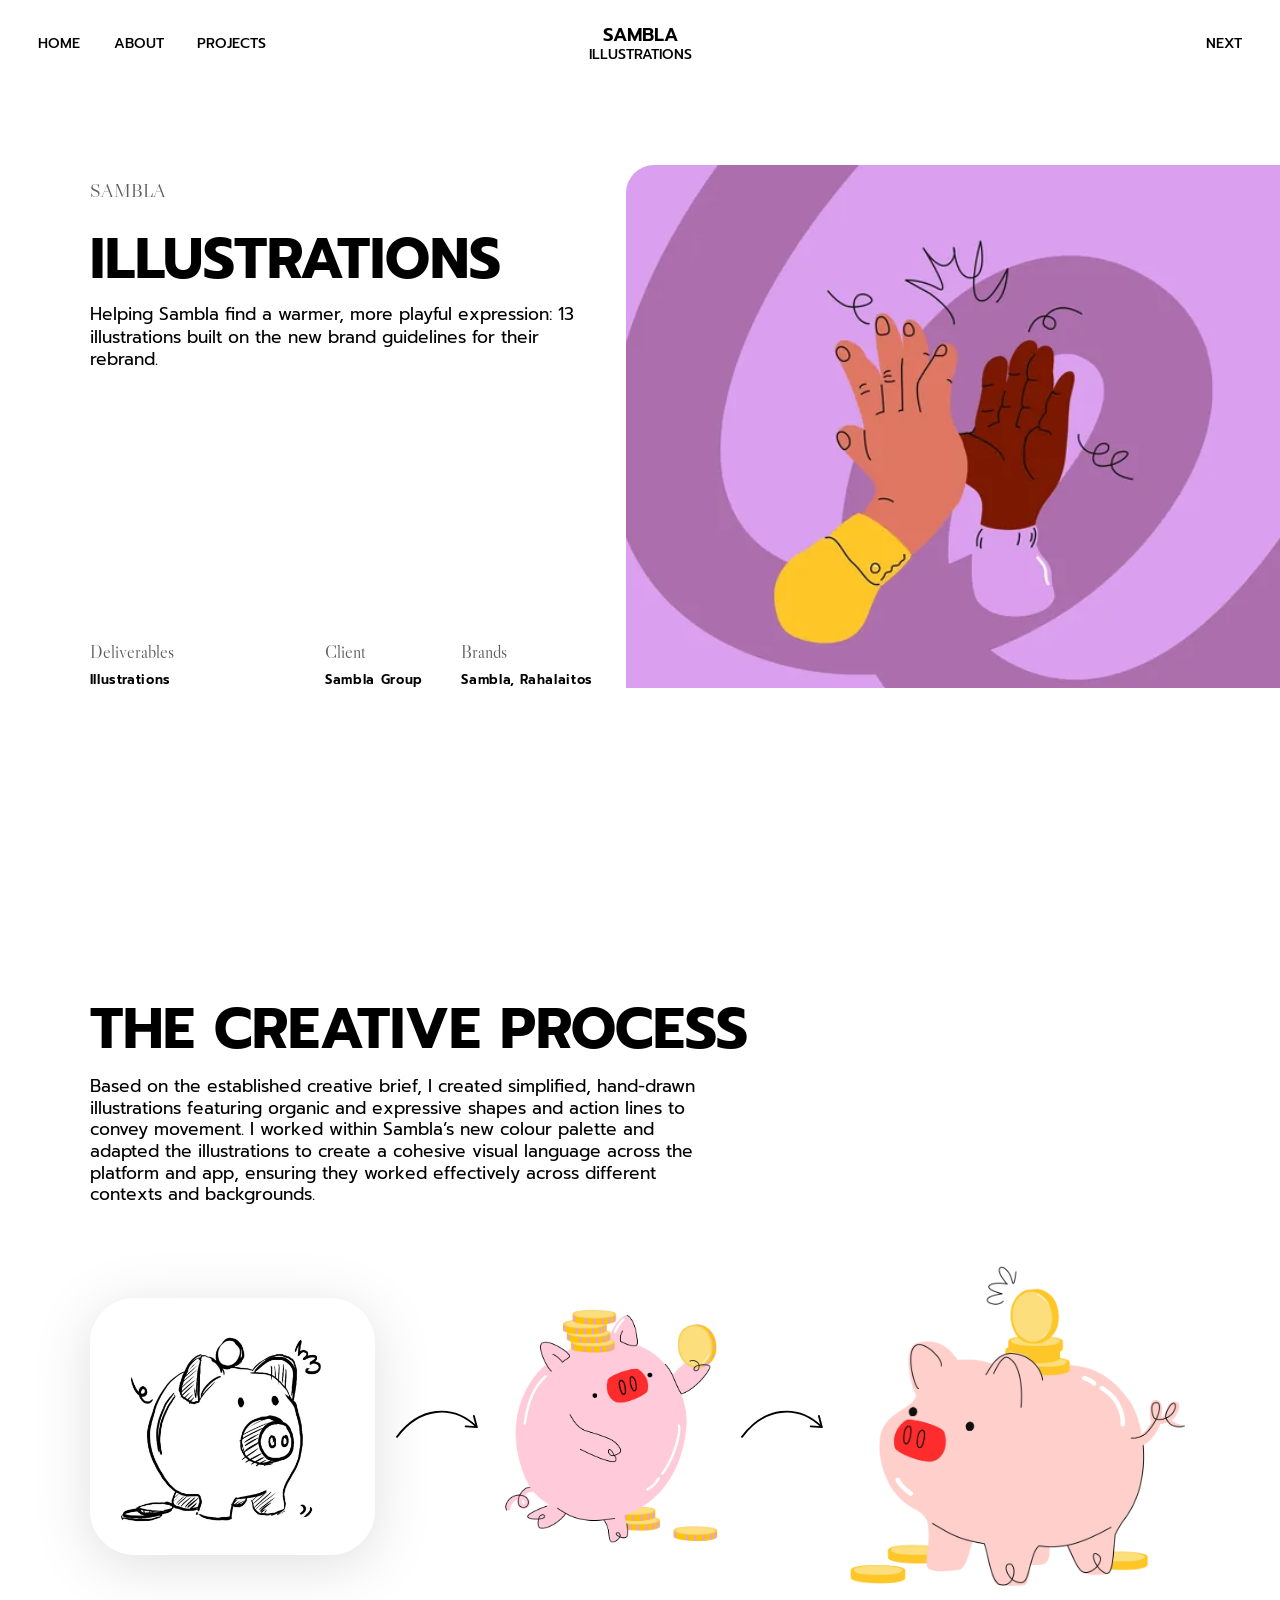
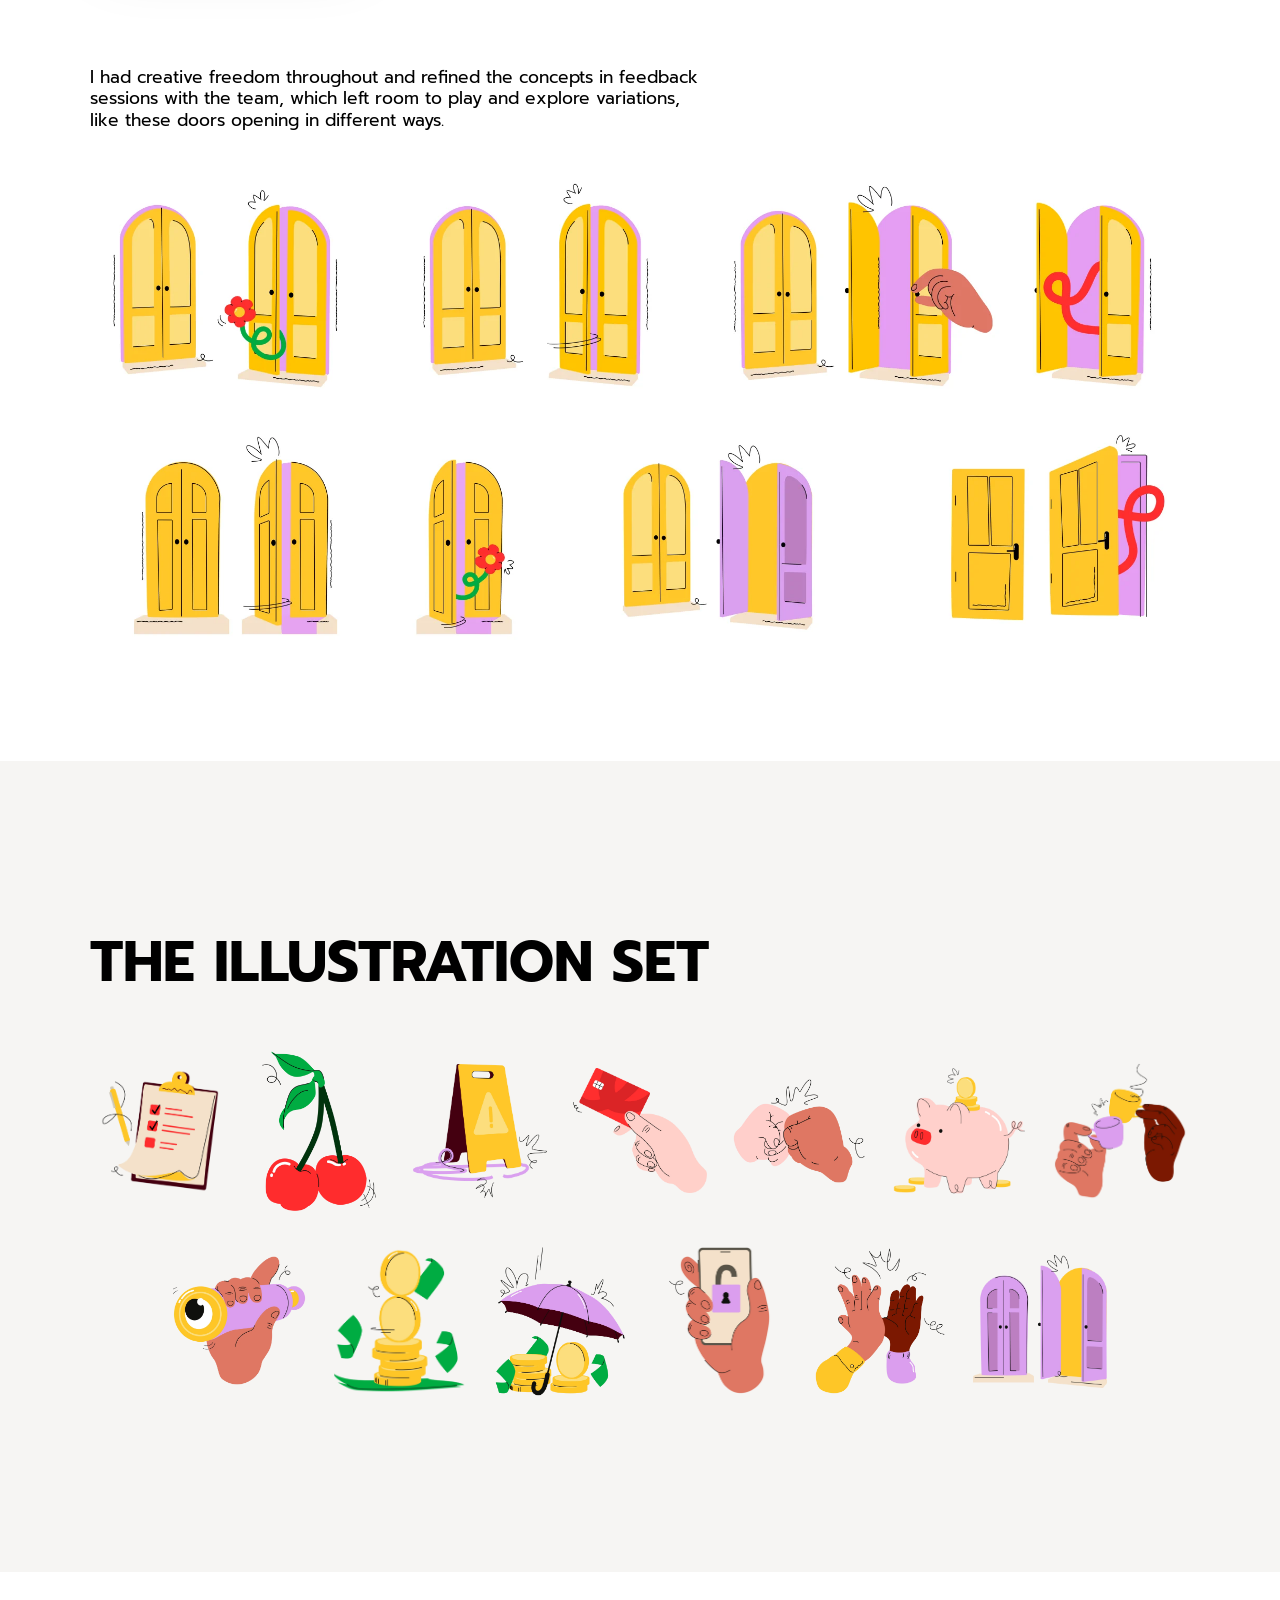
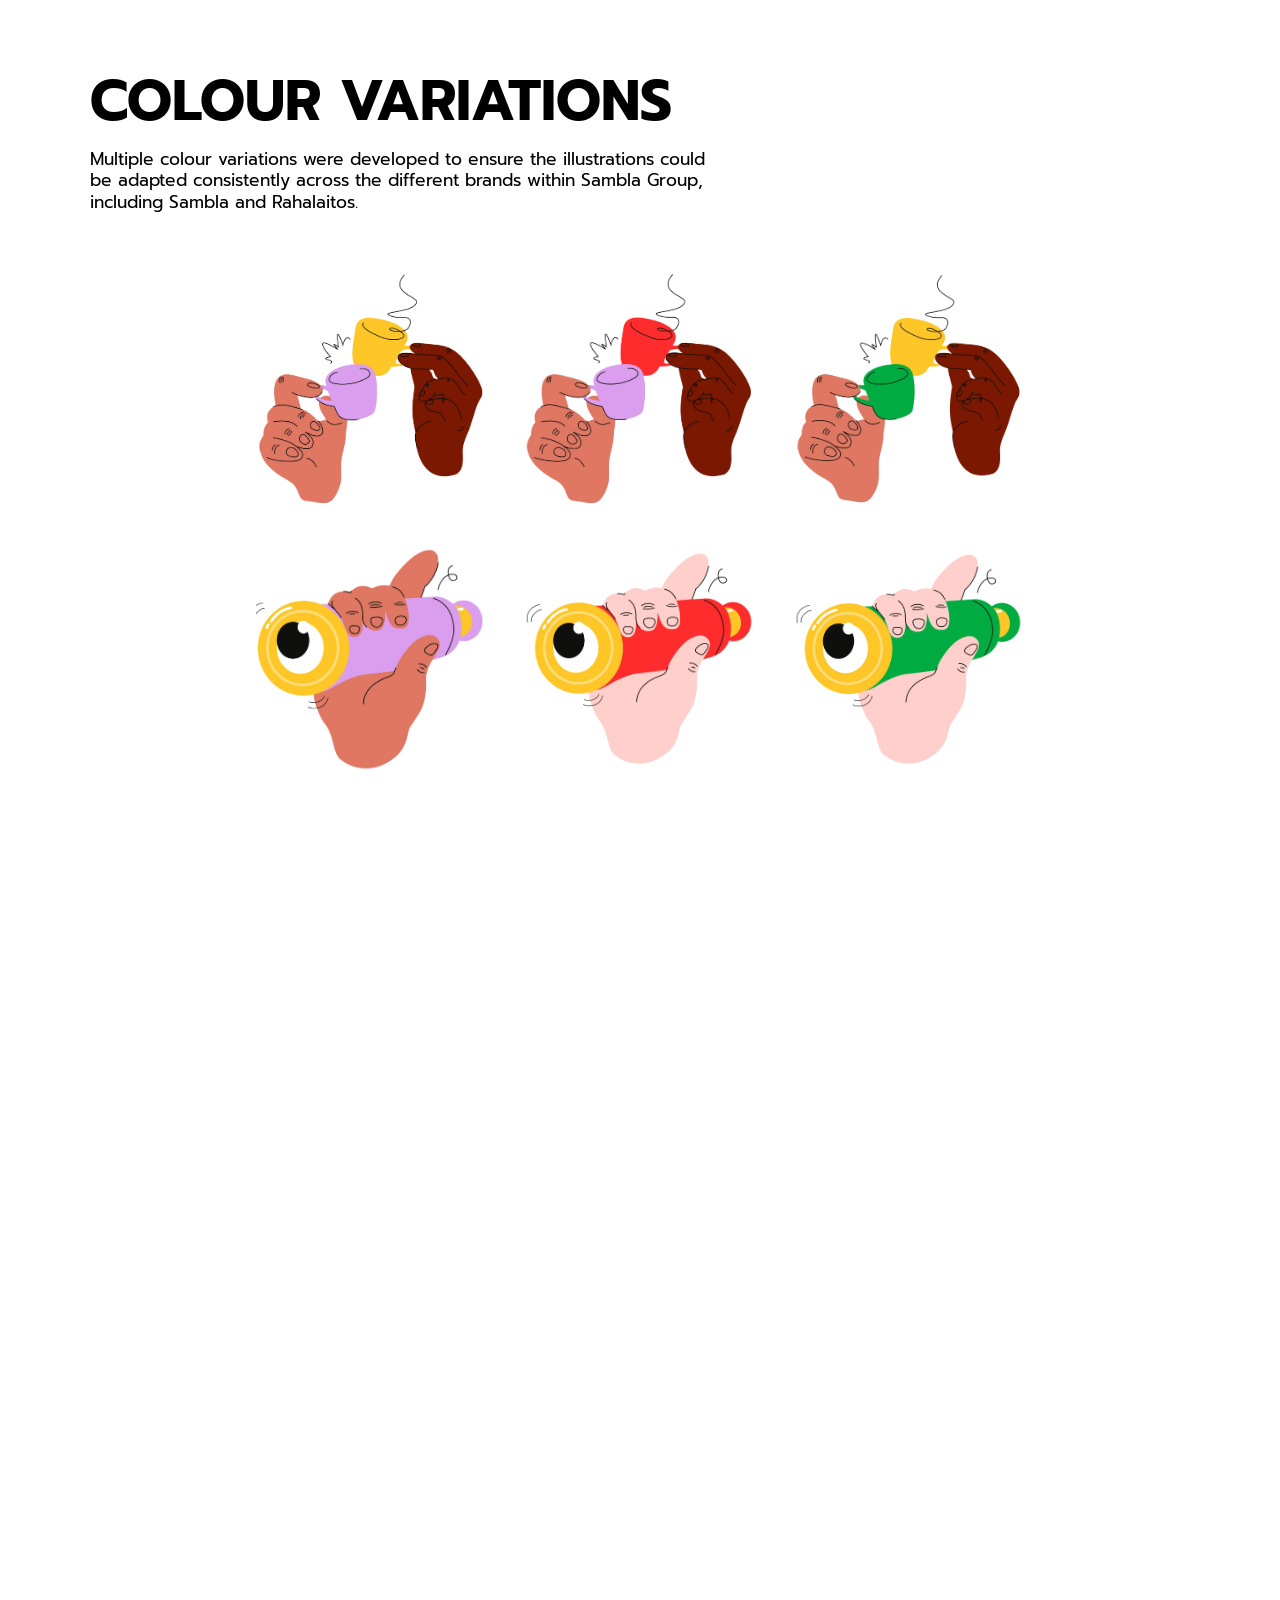
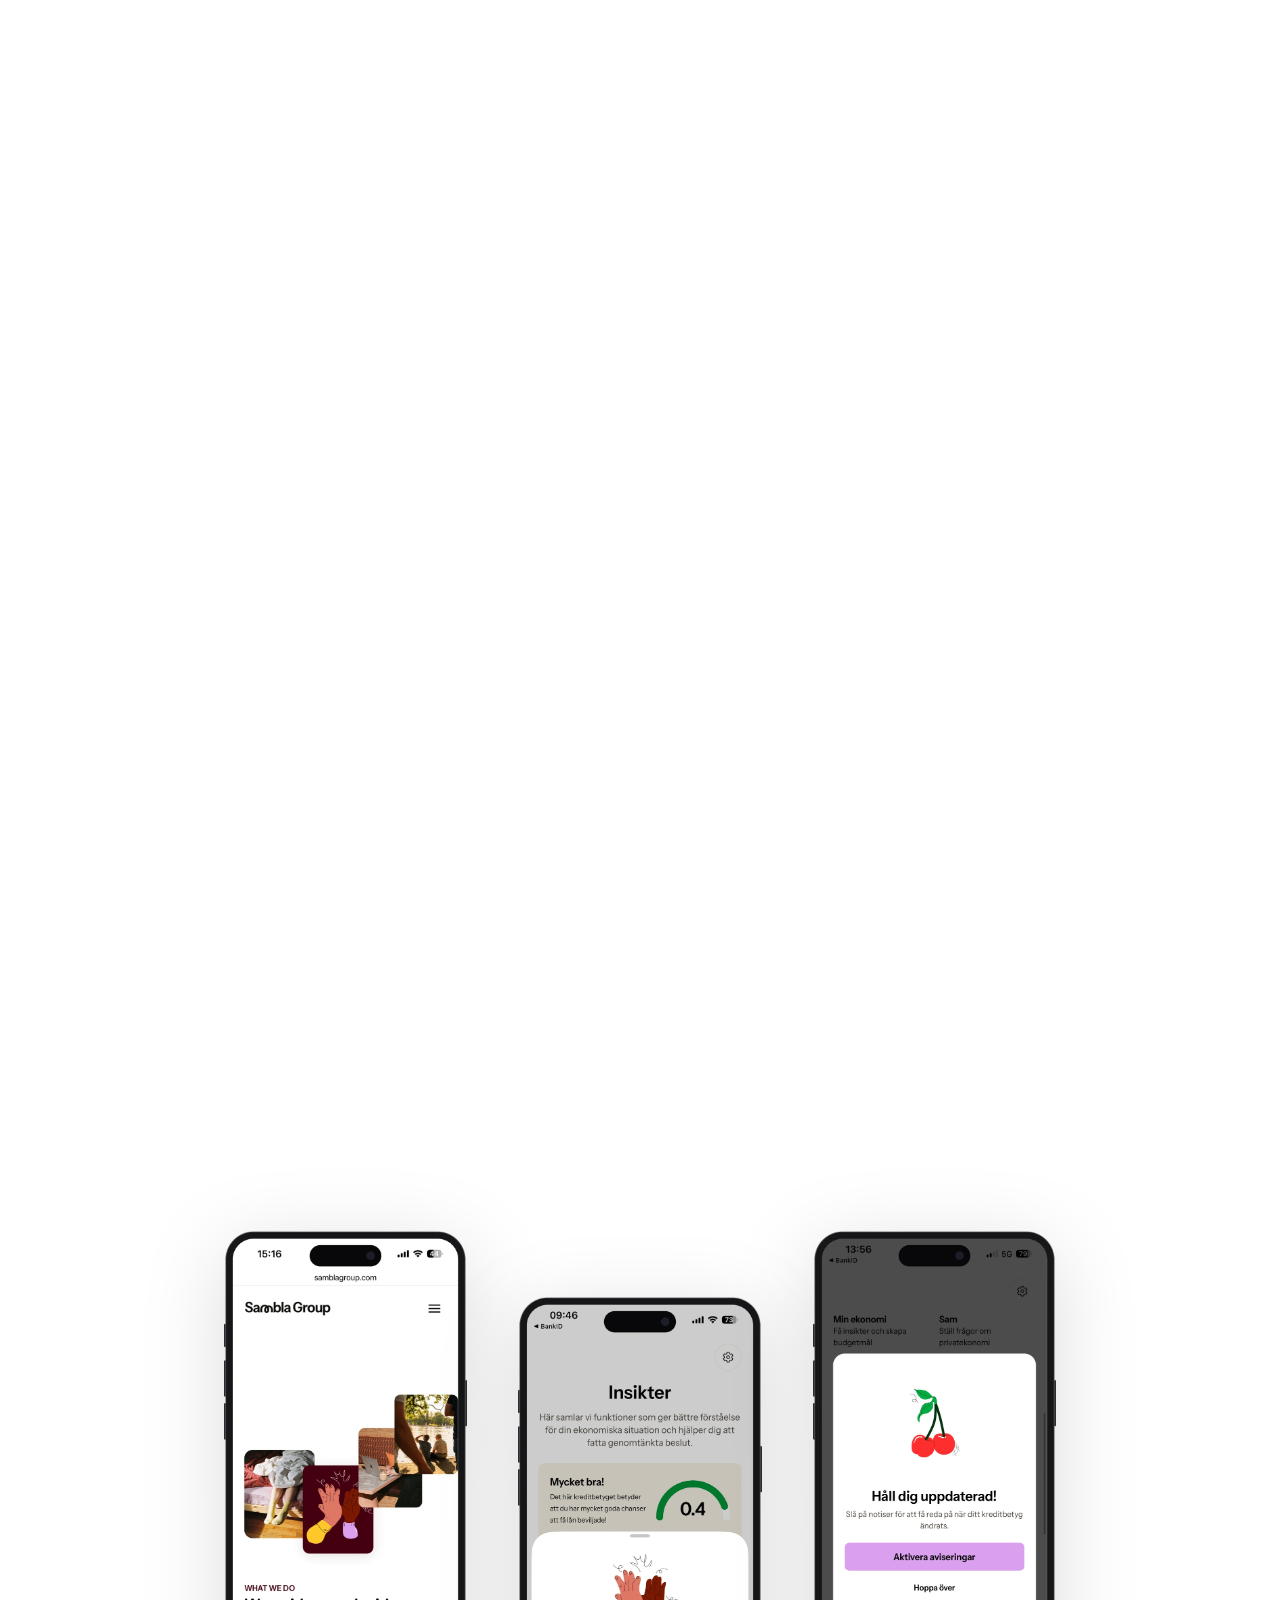
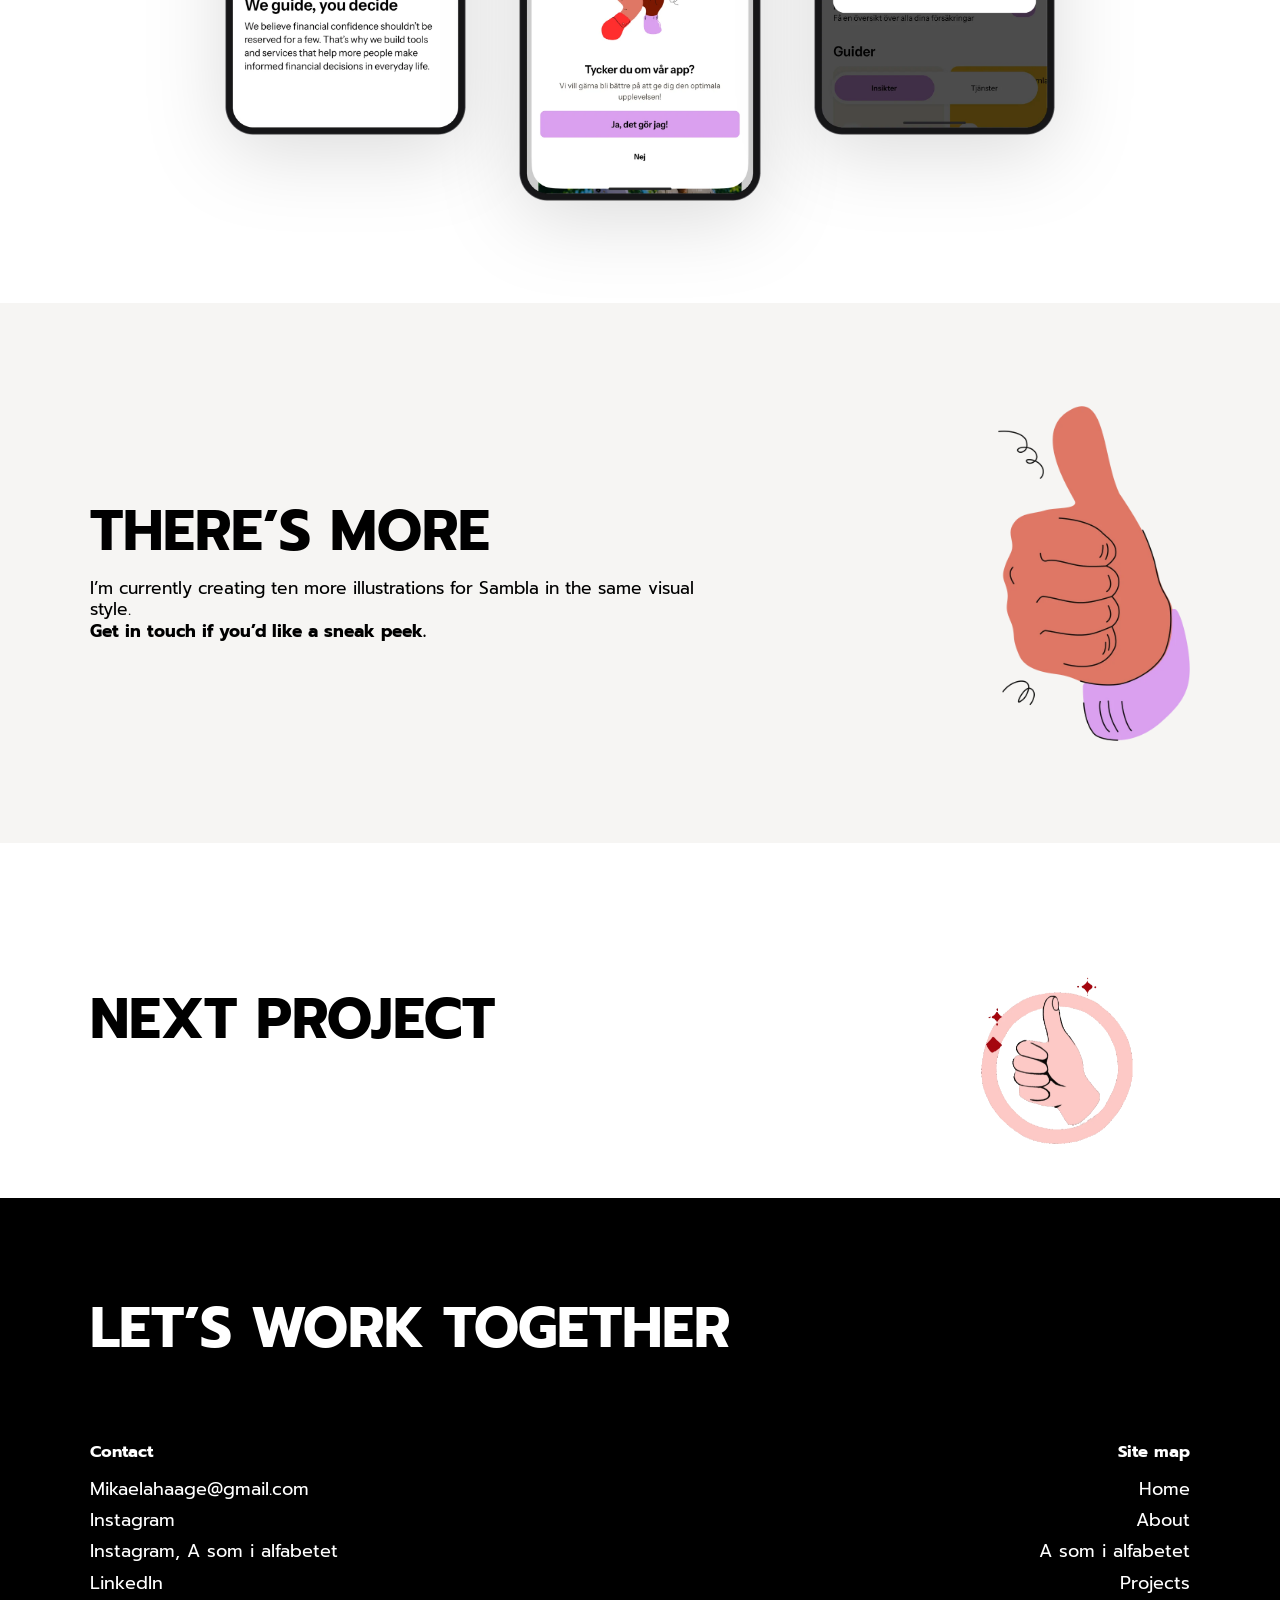
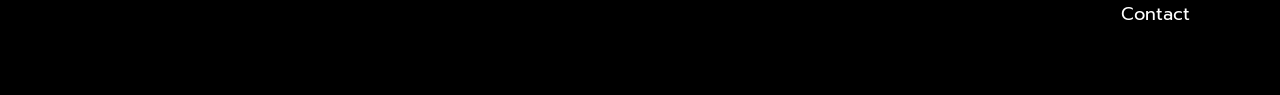
<file: projects/sambla.html>
<!doctype html>
<html lang="en">
<head>
  <meta charset="utf-8">
  <meta name="viewport" content="width=device-width, initial-scale=1">
  <title>Sambla – Mikaela Haage</title>
  <meta name="description" content="A new hand-drawn illustration style for Sambla’s rebrand, for the platform and app.">
  <link rel="canonical" href="https://mikaelahaage.se/projects/sambla">
  <!-- How the page looks when the link is shared. -->
  <meta property="og:type" content="website">
  <meta property="og:site_name" content="Mikaela Haage">
  <meta property="og:title" content="Sambla – Mikaela Haage">
  <meta property="og:description" content="A new hand-drawn illustration style for Sambla’s rebrand, for the platform and app.">
  <meta property="og:url" content="https://mikaelahaage.se/projects/sambla">
  <meta property="og:image" content="https://mikaelahaage.se/img/share/sambla.jpg">
  <meta property="og:image:width" content="1200">
  <meta property="og:image:height" content="630">
  <meta name="twitter:card" content="summary_large_image">
  <link rel="icon" href="/favicon.ico" sizes="any">
  <link rel="icon" type="image/png" sizes="32x32" href="/img/icons/icon-32.png">
  <link rel="apple-touch-icon" href="/img/icons/apple-touch-icon.png">
  <link rel="preconnect" href="https://fonts.googleapis.com">
  <link rel="preconnect" href="https://fonts.gstatic.com" crossorigin>
  <link rel="stylesheet" href="https://fonts.googleapis.com/css2?family=Libre+Caslon+Display&family=Prompt:wght@400;500;600;700&display=swap">
  <link rel="stylesheet" href="../styles.css">
  <script>
    // The compact header rolls down only when it first appears. Coming from
    // another page that showed it too, it stays put.
    try {
      if (document.referrer.startsWith(location.origin + "/") && sessionStorage.getItem("compact-header") === "1") {
        document.documentElement.classList.add("header-stays");
      }
      addEventListener("pagehide", () => {
        const header = document.querySelector(".project-header");
        sessionStorage.setItem("compact-header", header && header.offsetParent ? "1" : "0");
      });
      // Leaving for another page: the header shows at once (even if it had
      // slid away while scrolling), so the page change can keep it in place.
      addEventListener("pageswap", () => {
        const header = document.querySelector(".project-header");
        if (!header) return;
        header.style.transition = "none";
        header.classList.remove("is-hidden");
      });
    } catch (e) {}
  </script>
</head>
<body>

  <header class="project-header">
    <nav class="project-nav" aria-label="Main menu">
      <a href="../">Home</a>
      <a href="../about">About</a>
      <a href="../#projects">Projects</a>
    </nav>
    <p class="project-tagline"><strong>Sambla</strong> <span class="project-tagline-text">Illustrations</span></p>
    <div class="project-current">
      <a class="project-next" href="sambla-intern" aria-label="Next project: Sambla internship">Next</a>
    </div>
  </header>

  <main>
    <section class="case-intro" aria-labelledby="case-title">
      <div class="case-text">
        <p class="case-eyebrow">Sambla</p>
        <h1 id="case-title" class="case-title">Illustrations</h1>
        <p class="case-lead">Helping Sambla find a warmer, more playful expression: 13 illustrations built on the new brand guidelines for their rebrand.</p>
        <dl class="case-facts">
          <div><dt>Deliverables</dt><dd>Illustrations</dd></div>
          <div><dt>Client</dt><dd>Sambla Group</dd></div>
          <div><dt>Brands</dt><dd>Sambla, Rahalaitos</dd></div>
        </dl>
      </div>
      <figure class="case-media case-media--center">
        <img src="../img/sambla/case/hero.webp" srcset="../img/sambla/case/hero-700.webp 700w, ../img/sambla/case/hero-1000.webp 1000w, ../img/sambla/case/hero-1400.webp 1400w, ../img/sambla/case/hero.webp 2556w" sizes="(max-width: 860px) calc(100vw - 40px), 52vw" width="2556" height="1668" alt="Two hands giving a high five on a purple background." fetchpriority="high">
      </figure>
    </section>

    <div class="chapter">
      <section class="sambla-chapter" aria-labelledby="process-title">
        <div class="sambla-copy">
          <h2 id="process-title" class="sambla-title">The creative process</h2>
          <p class="sambla-text">Based on the established creative brief, I created simplified, hand-drawn illustrations featuring organic and expressive shapes and action lines to convey movement. I worked within Sambla’s new colour palette and adapted the illustrations to create a cohesive visual language across the platform and app, ensuring they worked effectively across different contexts and backgrounds.</p>
        </div>
        <div class="sambla-steps">
          <figure class="sambla-step sambla-step--sketch"><img src="../img/sambla/sambla-03.webp" width="1056" height="950" alt="A pencil sketch of the piggy bank." loading="lazy"></figure>
          <svg class="sambla-arrow" viewBox="0 0 120 60" aria-hidden="true"><path d="M4 44 C 34 4, 78 0, 110 30" /><path d="M96 30 L 111 31 L 107 16" /></svg>
          <figure class="sambla-step"><img src="../img/sambla/sambla-02.webp" width="1170" height="1290" alt="A first coloured version of the piggy bank." loading="lazy"></figure>
          <svg class="sambla-arrow" viewBox="0 0 120 60" aria-hidden="true"><path d="M4 44 C 34 4, 78 0, 110 30" /><path d="M96 30 L 111 31 L 107 16" /></svg>
          <figure class="sambla-step"><img src="../img/sambla/sambla-01.webp" width="1600" height="1526" alt="The final piggy bank with gold coins." loading="lazy"></figure>
        </div>
        <p class="sambla-text sambla-text--after">I had creative freedom throughout and refined the concepts in feedback sessions with the team, which left room to play and explore variations, like these doors opening in different ways.</p>
        <img class="sambla-wide" src="../img/sambla/case/doors-sequence.webp" width="2100" height="932" alt="A series of yellow doors opening step by step." loading="lazy">
      </section>
    </div>

    <div class="chapter chapter--band">
      <section class="sambla-chapter" aria-labelledby="set-title">
        <div class="sambla-copy">
          <h2 id="set-title" class="sambla-title">The illustration set</h2>
        </div>
        <div class="sambla-set">
          <figure class="sambla-sticker sambla-sticker--smaller"><img src="../img/sambla/sambla-04.webp" width="1140" height="1179" alt="A clipboard with a checklist" loading="lazy"></figure>
          <figure class="sambla-sticker sambla-sticker--smaller"><img src="../img/sambla/sambla-05.webp" width="909" height="1260" alt="Cherries" loading="lazy"></figure>
          <figure class="sambla-sticker"><img src="../img/sambla/case/warning-sign.webp" width="875" height="870" alt="A yellow warning sign" loading="lazy"></figure>
          <figure class="sambla-sticker"><img src="../img/sambla/case/card.webp" width="902" height="841" alt="A hand holding a bank card" loading="lazy"></figure>
          <figure class="sambla-sticker"><img src="../img/sambla/sambla-14.webp" width="1020" height="815" alt="A fist bump" loading="lazy"></figure>
          <figure class="sambla-sticker"><img src="../img/sambla/sambla-01.webp" width="1600" height="1526" alt="A piggy bank with gold coins" loading="lazy"></figure>
          <figure class="sambla-sticker"><img src="../img/sambla/sambla-07.webp" width="1125" height="1154" alt="Two hands toasting with coffee cups" loading="lazy"></figure>
          <figure class="sambla-sticker"><img src="../img/sambla/sambla-10.webp" width="1011" height="991" alt="A hand holding a telescope" loading="lazy"></figure>
          <figure class="sambla-sticker"><img src="../img/sambla/sambla-15.webp" width="1164" height="1263" alt="A stack of gold coins" loading="lazy"></figure>
          <figure class="sambla-sticker"><img src="../img/sambla/sambla-16.webp" width="996" height="1134" alt="An umbrella over coins" loading="lazy"></figure>
          <figure class="sambla-sticker sambla-sticker--phone"><img src="../img/sambla/sambla-17.webp" width="839" height="1198" alt="A hand holding a phone with a padlock" loading="lazy"></figure>
          <figure class="sambla-sticker"><img src="../img/sambla/sambla-18.webp" width="1025" height="1143" alt="A high five" loading="lazy"></figure>
          <figure class="sambla-sticker"><img src="../img/sambla/case/door.webp" width="879" height="867" alt="A pair of purple doors, one closed and one open" loading="lazy"></figure>
        </div>
      </section>
    </div>

    <div class="chapter">
      <section class="sambla-chapter" aria-labelledby="colours-title">
        <div class="sambla-copy">
          <h2 id="colours-title" class="sambla-title">Colour variations</h2>
          <p class="sambla-text">Multiple colour variations were developed to ensure the illustrations could be adapted consistently across the different brands within Sambla Group, including Sambla and Rahalaitos.</p>
        </div>
        <div class="sambla-colours">
          <figure class="sambla-sticker"><img src="../img/sambla/sambla-07.webp" width="1125" height="1154" alt="Two hands toasting with coffee cups, in purple" loading="lazy"></figure>
          <figure class="sambla-sticker"><img src="../img/sambla/sambla-08.webp" width="1095" height="1129" alt="The coffee toast in red" loading="lazy"></figure>
          <figure class="sambla-sticker"><img src="../img/sambla/sambla-09.webp" width="1080" height="1103" alt="The coffee toast in green" loading="lazy"></figure>
          <figure class="sambla-sticker"><img src="../img/sambla/sambla-10.webp" width="1011" height="991" alt="A hand holding a telescope, in purple" loading="lazy"></figure>
          <figure class="sambla-sticker"><img src="../img/sambla/sambla-11.webp" width="1041" height="980" alt="The telescope in red" loading="lazy"></figure>
          <figure class="sambla-sticker"><img src="../img/sambla/sambla-12.webp" width="1044" height="980" alt="The telescope in green" loading="lazy"></figure>
        </div>
        <img class="sambla-wide" src="../img/sambla/case/doors-colours.webp" width="2100" height="508" alt="The open door in purple, red and green." loading="lazy">
      </section>
    </div>

    <div class="chapter">
      <section class="sambla-chapter" aria-labelledby="brands-title">
        <div class="sambla-copy">
          <h2 id="brands-title" class="sambla-title">On the web</h2>
        </div>
        <div class="sambla-webs">
          <img class="sambla-web sambla-web--sambla" src="../img/sambla/case/web-sambla.webp" width="1800" height="1010" alt="sambla.se: “Så fungerar Sambla”, three steps illustrated with the clipboard, the telescope and the high five." loading="lazy">
          <img class="sambla-web sambla-web--rahalaitos" src="../img/sambla/case/web-rahalaitos.webp" width="1800" height="694" alt="rahalaitos.fi: the same three steps with the illustrations in Rahalaitos’ green." loading="lazy">
        </div>
        <div class="sambla-webs sambla-webs--flip">
          <img class="sambla-shot sambla-shot--google" src="../img/sambla/case/web-google.webp" width="1600" height="951" alt="A Google search for Sambla: the sponsored result shows a row of the illustrations." loading="lazy">
          <img class="sambla-shot sambla-shot--guide" src="../img/sambla/case/web-sambla-guide.webp" width="1238" height="842" alt="A guide on sambla.se about consolidation loans, illustrated with the telescope." loading="lazy">
        </div>
        <div class="sambla-phones">
          <img class="sambla-phone" src="../img/sambla/case/phone-group.webp" width="720" height="1491" alt="samblagroup.com on a phone: “We guide, you decide”, with the high five among the photos." loading="lazy">
          <img class="sambla-phone" src="../img/sambla/case/phone-2.webp" width="720" height="1491" alt="The Sambla app asking for a rating, illustrated with the high five." loading="lazy">
          <img class="sambla-phone" src="../img/sambla/case/phone-3.webp" width="720" height="1491" alt="The Sambla app asking to turn on notifications, illustrated with the cherries." loading="lazy">
        </div>
      </section>
    </div>

    <div class="chapter chapter--band chapter--short">
      <section class="sambla-chapter sambla-more" aria-labelledby="more-title">
        <div class="sambla-copy">
          <h2 id="more-title" class="sambla-title">There’s more</h2>
          <p class="sambla-text">I’m currently creating ten more illustrations for Sambla in the same visual style.<br><strong>Get in touch if you’d like a sneak peek.</strong></p>
        </div>
        <figure class="sambla-sticker sambla-more-sticker"><img src="../img/sambla/case/thumbs-up.webp" width="500" height="872" alt="A thumbs up" loading="lazy"></figure>
      </section>
    </div>

    <!-- Last screen: next project on white, contact on black. -->
    <a class="next-up" href="sambla-intern" aria-label="Next project: Sambla internship">
      <span class="next-up-title">Next project</span>
      <img class="next-up-sticker next-up-sticker--round" src="../img/sambla-intern/thumb-sticker.webp" width="600" height="600" alt="" loading="lazy">
    </a>
  </main>

  <footer id="contact" class="contact-footer" aria-labelledby="contact-footer-title">
    <h2 id="contact-footer-title" class="contact-footer-title">Let’s work together</h2>
    <div class="contact-footer-columns">
      <div class="contact-footer-contact">
        <p class="contact-footer-label">Contact</p>
        <ul class="contact-footer-links">
          <li><a href="mailto:mikaelahaage@gmail.com">Mikaelahaage@gmail.com</a></li>
          <!-- TODO: add the real profile URLs. -->
          <li><a href="https://www.instagram.com/egaah/" target="_blank" rel="noopener">Instagram</a></li>
          <li><a href="https://www.instagram.com/asomialfabetet/" target="_blank" rel="noopener">Instagram, A som i alfabetet</a></li>
          <li><a href="https://www.linkedin.com/in/mikaela-haage-33284964" target="_blank" rel="noopener">LinkedIn</a></li>
        </ul>
      </div>
      <nav class="site-map" aria-labelledby="site-map-title">
        <p id="site-map-title" class="contact-footer-label">Site map</p>
        <ul class="contact-footer-links">
          <li><a href="../">Home</a></li>
          <li><a href="../about">About</a></li>
          <li><a href="../projects/alfabetet">A som i alfabetet</a></li>
          <li><a href="../#projects">Projects</a></li>
          <li><a href="mailto:mikaelahaage@gmail.com">Contact</a></li>
        </ul>
      </nav>
    </div>
  </footer>

  <script>
    // Expose the sticky header's height so the intro can fill the first screen.
    const header = document.querySelector(".project-header");
    new ResizeObserver(() => {
      document.documentElement.style.setProperty("--header-h", header.offsetHeight + "px");
    }).observe(header);

    // Once the page scrolls the header gets its faded background. It slides
    // away while scrolling down and returns when scrolling up (or on hover,
    // see .project-header.is-hidden in the CSS).
    let lastY = window.scrollY;
    let ticking = false;
    const onScroll = () => {
      const y = window.scrollY;
      header.classList.toggle("is-scrolled", y > 4);
      if (y > lastY + 4 && y > header.offsetHeight) header.classList.add("is-hidden");
      else if (y < lastY - 4) header.classList.remove("is-hidden");
      lastY = y;
      ticking = false;
    };
    window.addEventListener("scroll", () => {
      if (!ticking) { ticking = true; requestAnimationFrame(onScroll); }
    }, { passive: true });
    onScroll();
  </script>
  <script src="lightbox.js"></script>
  <script src="stickers.js"></script>
  <script src="parallax.js"></script>
  <script src="reveal.js"></script>
</body>
</html>
</file>
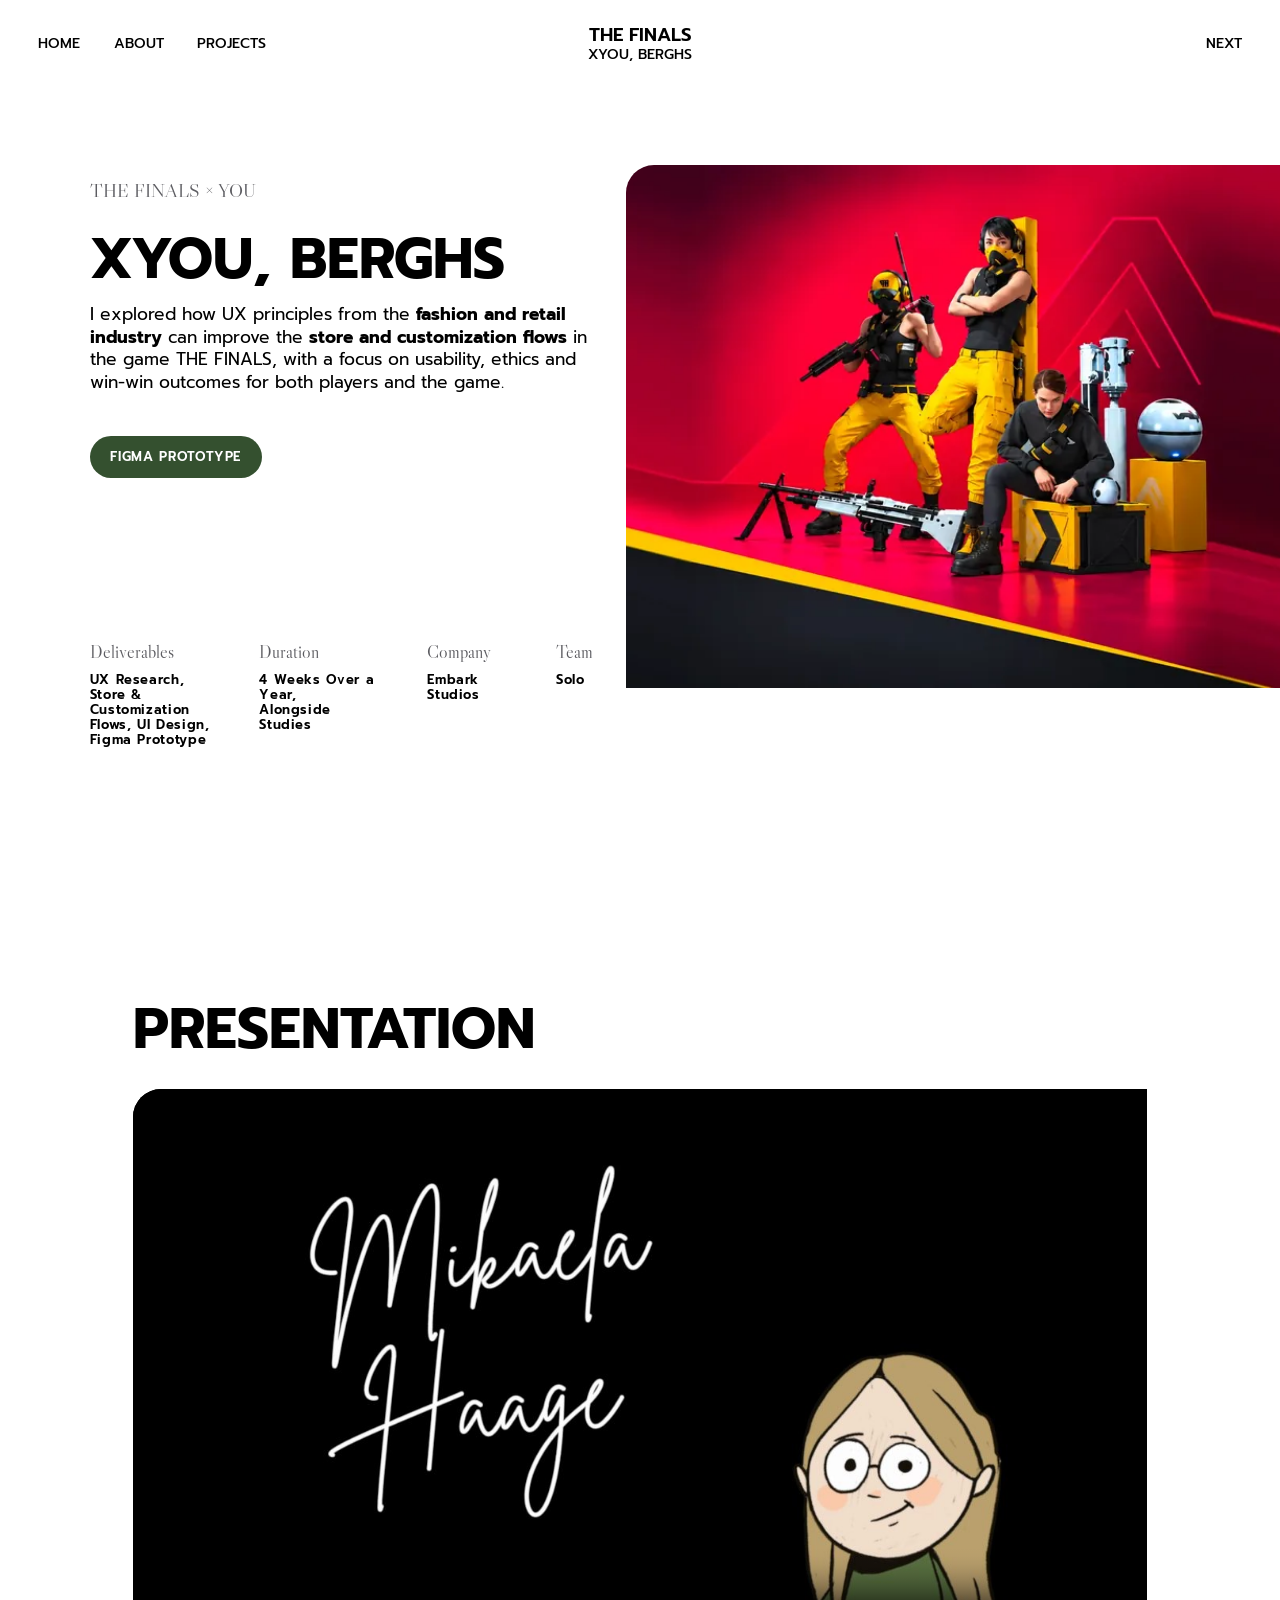
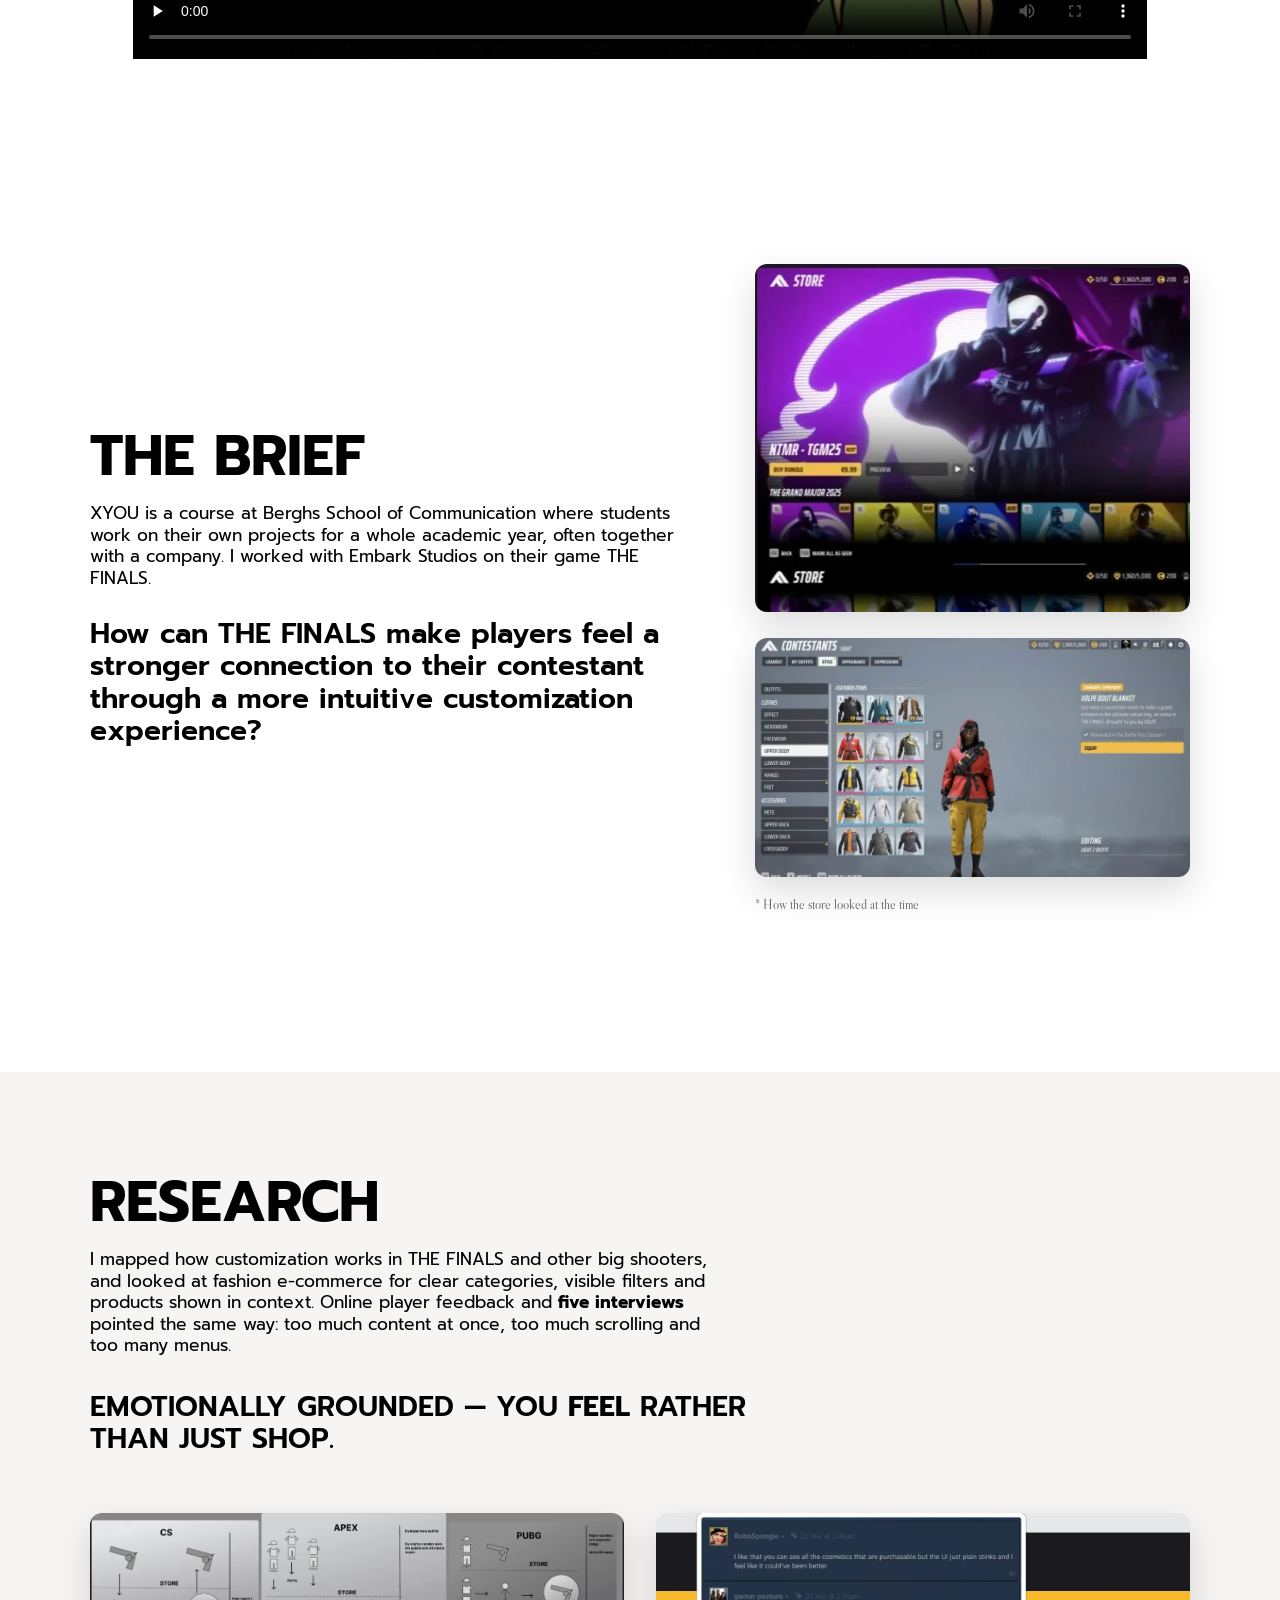
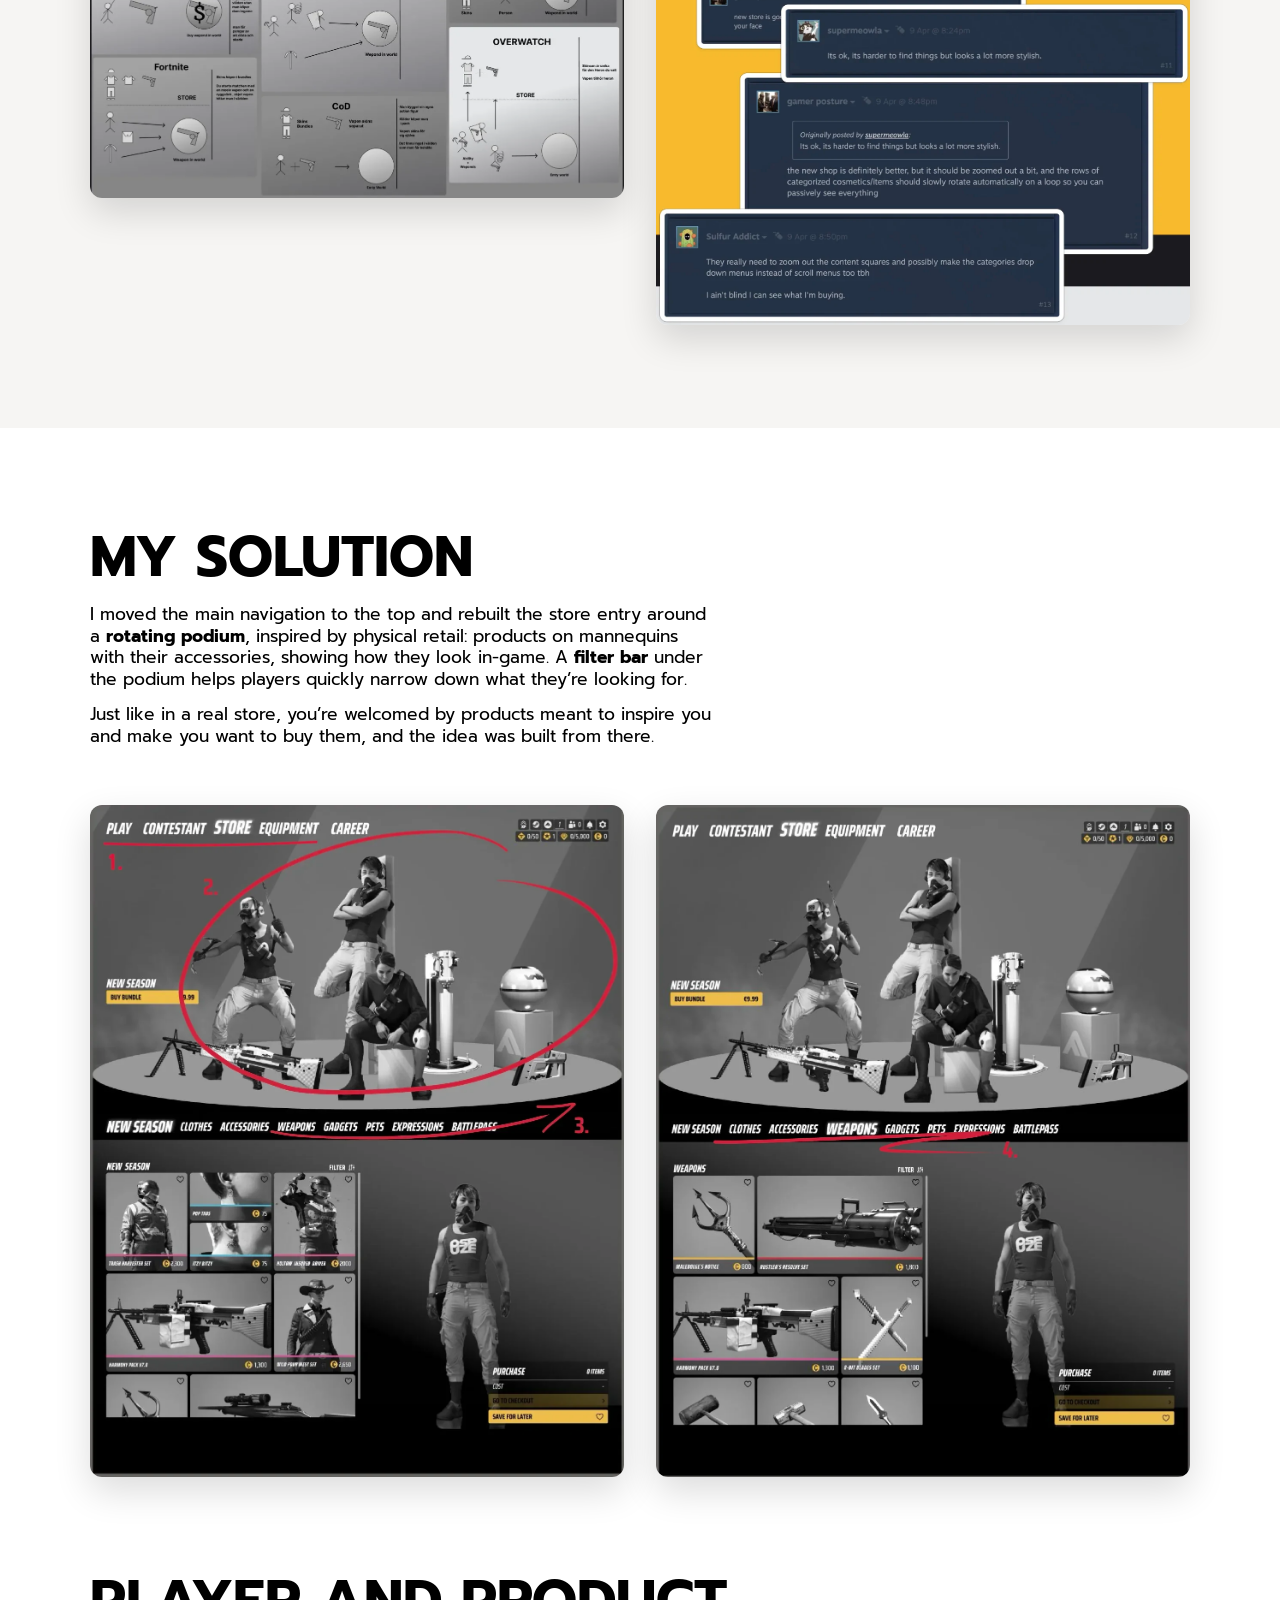
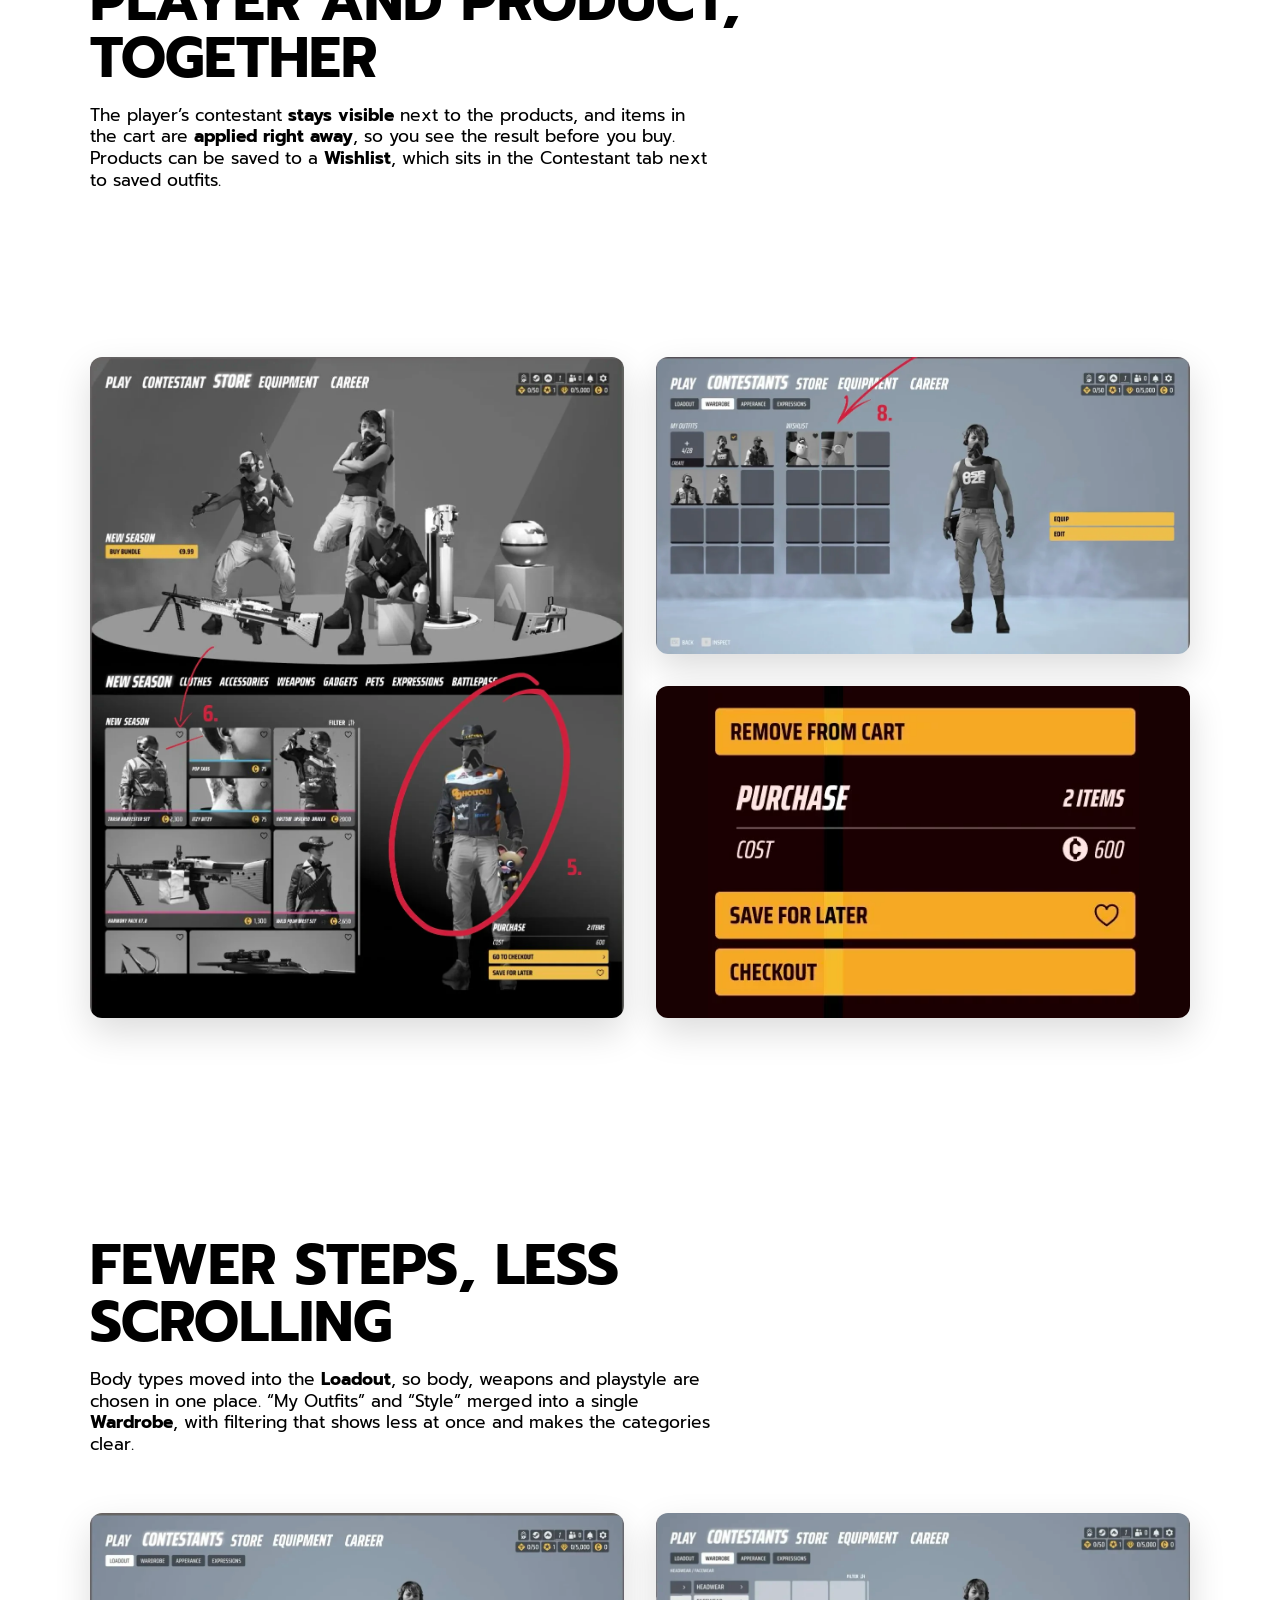
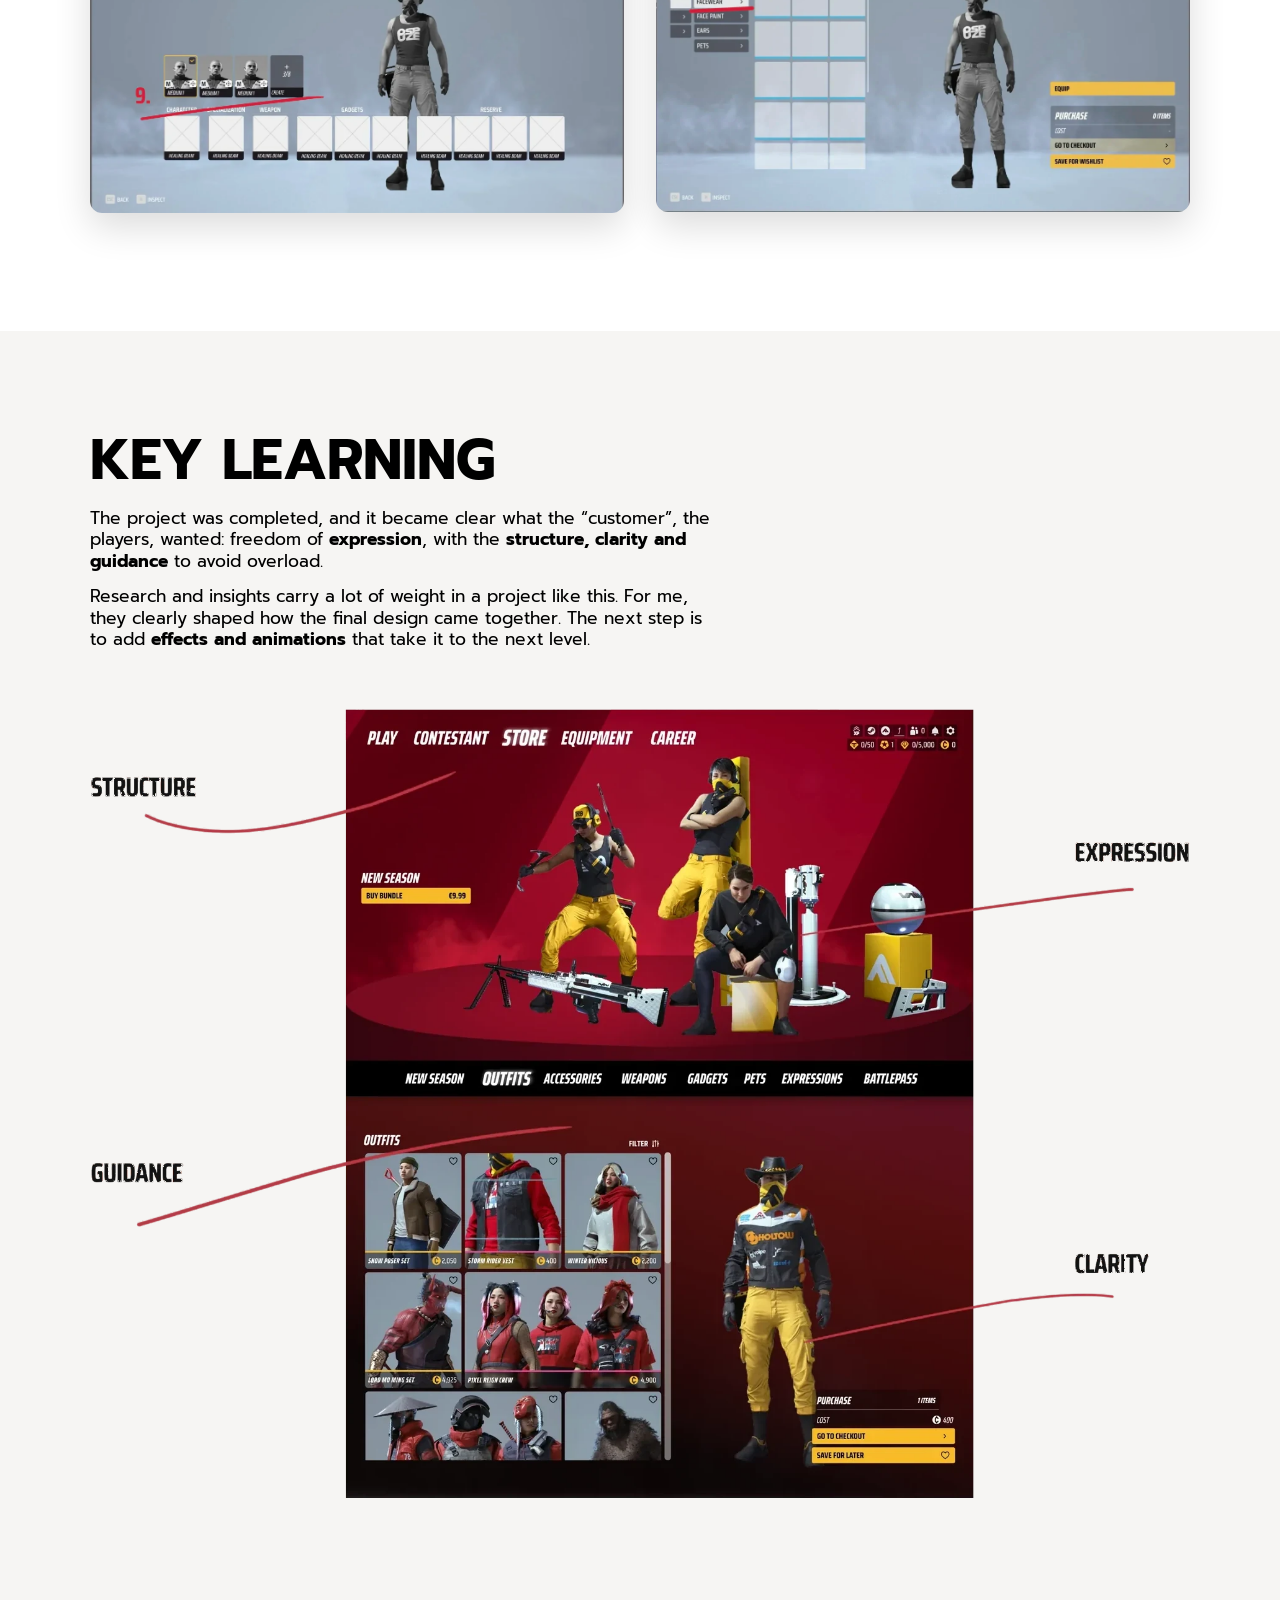
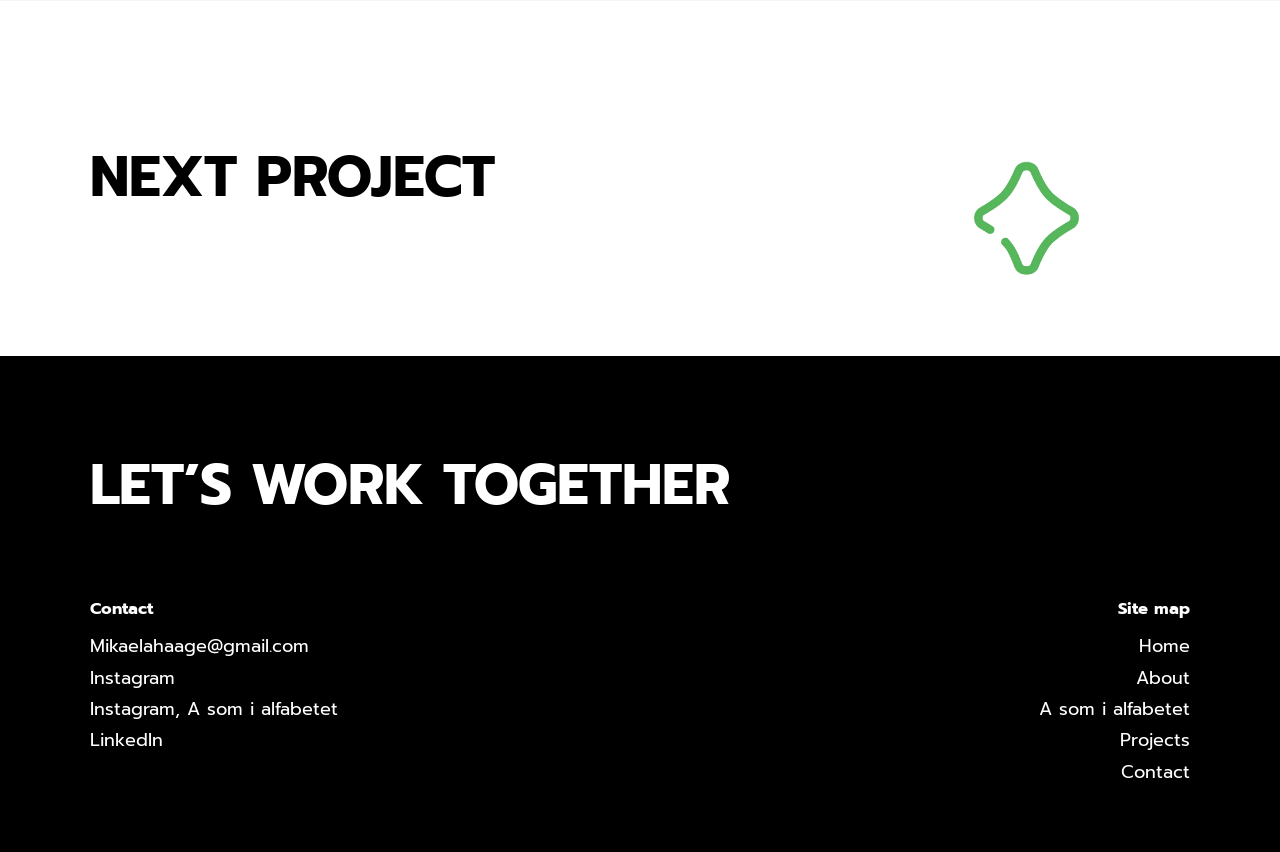
<file: projects/thefinals.html>
<!doctype html>
<html lang="en">
<head>
  <meta charset="utf-8">
  <meta name="viewport" content="width=device-width, initial-scale=1">
  <title>The Finals × You – Mikaela Haage</title>
  <meta name="description" content="Exploring how UX principles from fashion and retail can improve store and customization flows in THE FINALS.">
  <link rel="canonical" href="https://mikaelahaage.se/projects/thefinals">
  <!-- How the page looks when the link is shared. -->
  <meta property="og:type" content="website">
  <meta property="og:site_name" content="Mikaela Haage">
  <meta property="og:title" content="The Finals × You – Mikaela Haage">
  <meta property="og:description" content="Exploring how UX principles from fashion and retail can improve store and customization flows in THE FINALS.">
  <meta property="og:url" content="https://mikaelahaage.se/projects/thefinals">
  <meta property="og:image" content="https://mikaelahaage.se/img/share/thefinals.jpg">
  <meta property="og:image:width" content="1200">
  <meta property="og:image:height" content="630">
  <meta name="twitter:card" content="summary_large_image">
  <link rel="icon" href="/favicon.ico" sizes="any">
  <link rel="icon" type="image/png" sizes="32x32" href="/img/icons/icon-32.png">
  <link rel="apple-touch-icon" href="/img/icons/apple-touch-icon.png">
  <link rel="preconnect" href="https://fonts.googleapis.com">
  <link rel="preconnect" href="https://fonts.gstatic.com" crossorigin>
  <link rel="stylesheet" href="https://fonts.googleapis.com/css2?family=Libre+Caslon+Display&family=Prompt:wght@400;500;600;700&display=swap">
  <link rel="stylesheet" href="../styles.css">
  <script>
    // The compact header rolls down only when it first appears. Coming from
    // another page that showed it too, it stays put.
    try {
      if (document.referrer.startsWith(location.origin + "/") && sessionStorage.getItem("compact-header") === "1") {
        document.documentElement.classList.add("header-stays");
      }
      addEventListener("pagehide", () => {
        const header = document.querySelector(".project-header");
        sessionStorage.setItem("compact-header", header && header.offsetParent ? "1" : "0");
      });
      // Leaving for another page: the header shows at once (even if it had
      // slid away while scrolling), so the page change can keep it in place.
      addEventListener("pageswap", () => {
        const header = document.querySelector(".project-header");
        if (!header) return;
        header.style.transition = "none";
        header.classList.remove("is-hidden");
      });
    } catch (e) {}
  </script>
</head>
<body>

  <header class="project-header">
    <nav class="project-nav" aria-label="Main menu">
      <a href="../">Home</a>
      <a href="../about">About</a>
      <a href="../#projects">Projects</a>
    </nav>
    <p class="project-tagline"><strong>The Finals</strong> <span class="project-tagline-text">XYOU, Berghs</span></p>
    <div class="project-current">
      <a class="project-next" href="apoteket" aria-label="Next project: Apoteket Hjärtat">Next</a>
    </div>
  </header>

  <main>
    <section class="case-intro" aria-labelledby="case-title">
      <div class="case-text">
        <p class="case-eyebrow">The Finals × You</p>
        <h1 id="case-title" class="case-title">XYOU, Berghs</h1>
        <p class="case-lead">I explored how UX principles from the <strong>fashion and retail industry</strong> can improve the <strong>store and customization flows</strong> in the game THE FINALS, with a focus on usability, ethics and win-win outcomes for both players and the game.</p>
        <p class="case-cta-wrap"><a class="case-cta" href="https://www.figma.com/proto/MDTARYwrA5cVm8tOldOk14/You--The-finals?page-id=70%3A129&amp;node-id=178-2197&amp;p=f&amp;viewport=-30%2C-19%2C0.14&amp;t=bZJY73uGXn6HxHz6-1&amp;scaling=min-zoom&amp;content-scaling=fixed&amp;starting-point-node-id=178%3A2197" target="_blank" rel="noopener">Figma prototype</a></p>
        <div class="case-facts-row">
          <dl class="case-facts">
            <div><dt>Deliverables</dt><dd>UX Research, Store &amp; Customization Flows, UI Design, Figma Prototype</dd></div>
            <div><dt>Duration</dt><dd>4&nbsp;Weeks Over a Year,<br>Alongside Studies</dd></div>
            <div><dt>Company</dt><dd>Embark Studios</dd></div>
            <div><dt>Team</dt><dd>Solo</dd></div>
          </dl>
        </div>
      </div>
      <figure class="case-media case-media--top">
        <img src="../img/thefinals/hero-wide.webp" srcset="../img/thefinals/hero-wide-700.webp 700w, ../img/thefinals/hero-wide-1000.webp 1000w, ../img/thefinals/hero-wide-1400.webp 1400w, ../img/thefinals/hero-wide.webp 1680w" sizes="(max-width: 860px) calc(100vw - 40px), 52vw" width="1680" height="1200" alt="Three THE FINALS contestants in yellow and black on a red stage, with a machine gun, a crate and a white sphere." fetchpriority="high">
      </figure>
    </section>

    <div class="chapter" id="case-film">
      <section class="case-film" aria-labelledby="film-title">
        <h2 id="film-title" class="film-title">Presentation</h2>
        <div class="film-player">
          <video src="../img/thefinals/presentation.mp4" poster="../img/thefinals/presentation-poster.jpg" width="1280" height="720" controls preload="none" playsinline aria-label="My presentation of the project"></video>
        </div>
      </section>
    </div>

    <div class="chapter">
      <section class="sambla-chapter" aria-labelledby="brief-title">
        <div class="intern-split">
          <div class="sambla-copy">
            <h2 id="brief-title" class="sambla-title">The brief</h2>
            <p class="sambla-text">XYOU is a course at Berghs School of Communication where students work on their own projects for a whole academic year, often together with a company. I worked with Embark Studios on their game THE FINALS.</p>
            <p class="case-question">How can THE FINALS make players feel a stronger connection to their contestant through a more intuitive customization experience?</p>
          </div>
          <figure class="finals-stack">
            <div class="finals-scroll finals-shot" tabindex="0" aria-label="The store today, scrollable">
              <img src="../img/thefinals/store-scroll.webp" width="584" height="2493" alt="The store in THE FINALS today: a long scroll of item rows." loading="lazy" data-no-zoom>
            </div>
            <img class="finals-shot" src="../img/thefinals/contestant.webp" width="922" height="507" alt="The Contestants screen today: clothing categories on the left, a grid of items and the contestant in the outfit editor." loading="lazy">
            <figcaption>* How the store looked at the time</figcaption>
          </figure>
        </div>
      </section>
    </div>

    <div class="chapter chapter--band chapter--short">
      <section class="sambla-chapter" aria-labelledby="research-title">
        <div class="sambla-copy">
          <h2 id="research-title" class="sambla-title">Research</h2>
          <p class="sambla-text">I mapped how customization works in THE FINALS and other big shooters, and looked at fashion e-commerce for clear categories, visible filters and products shown in context. Online player feedback and <strong>five interviews</strong> pointed the same way: too much content at once, too much scrolling and too many menus.</p>
          <p class="finals-motto">Emotionally grounded — you <strong>feel</strong> rather than just shop.</p>
        </div>
        <div class="finals-pair">
          <img class="finals-shot" src="../img/thefinals/flow-games.webp" width="1247" height="665" alt="Customization flows sketched for Counter-Strike, Apex Legends, PUBG, Fortnite, Call of Duty and Overwatch." loading="lazy">
          <img class="finals-shot" src="../img/thefinals/forum.webp" width="1368" height="1055" alt="Forum comments about the store: “harder to find things but looks a lot more stylish”, and requests to zoom out and use dropdown menus." loading="lazy">
        </div>
      </section>
    </div>

    <div class="chapter">
      <section class="sambla-chapter" aria-labelledby="store-title">
        <div class="sambla-copy">
          <h2 id="store-title" class="sambla-title">My solution</h2>
          <p class="sambla-text">I moved the main navigation to the top and rebuilt the store entry around a <strong>rotating podium</strong>, inspired by physical retail: products on mannequins with their accessories, showing how they look in-game. A <strong>filter bar</strong> under the podium helps players quickly narrow down what they’re looking for.</p>
          <p class="sambla-text">Just like in a real store, you’re welcomed by products meant to inspire you and make you want to buy them, and the idea was built from there.</p>
        </div>
        <div class="finals-pair">
          <img class="finals-shot" src="../img/thefinals/store-podium.webp" width="1247" height="1569" alt="The redesigned store: three contestants on a round podium with weapons and gadgets, the filter bar below and the item grid next to the player’s contestant." loading="lazy">
          <img class="finals-shot" src="../img/thefinals/store-weapons.webp" width="1247" height="1569" alt="The same store filtered to Weapons: the podium stays, and the grid below shows only weapons." loading="lazy">
        </div>
      </section>
    </div>

    <div class="chapter">
      <section class="sambla-chapter" aria-labelledby="connection-title">
        <div class="sambla-copy">
          <h2 id="connection-title" class="sambla-title">Player and product, together</h2>
          <p class="sambla-text">The player’s contestant <strong>stays visible</strong> next to the products, and items in the cart are <strong>applied right away</strong>, so you see the result before you buy. Products can be saved to a <strong>Wishlist</strong>, which sits in the Contestant tab next to saved outfits.</p>
        </div>
        <div class="finals-pair">
          <img class="finals-shot" src="../img/thefinals/store-contestant.webp" width="1247" height="1542" alt="The store with the player’s contestant on the right, dressed in the items in the cart, and a heart on each item for saving it." loading="lazy">
          <div class="finals-col">
            <img class="finals-shot" src="../img/thefinals/wishlist.webp" width="1247" height="694" alt="The Contestant tab’s Wardrobe: saved outfits on the left and the Wishlist next to them." loading="lazy">
            <img class="finals-shot finals-checkout" src="../img/thefinals/checkout.webp" width="479" height="368" alt="The checkout panel: Remove from cart, the purchase of 2 items for 600 credits, Save for later with a heart, and Checkout." loading="lazy">
          </div>
        </div>
      </section>
    </div>

    <div class="chapter">
      <section class="sambla-chapter" aria-labelledby="wardrobe-title">
        <div class="sambla-copy">
          <h2 id="wardrobe-title" class="sambla-title">Fewer steps, less scrolling</h2>
          <p class="sambla-text">Body types moved into the <strong>Loadout</strong>, so body, weapons and playstyle are chosen in one place. “My Outfits” and “Style” merged into a single <strong>Wardrobe</strong>, with filtering that shows less at once and makes the categories clear.</p>
        </div>
        <div class="finals-pair">
          <img class="finals-shot" src="../img/thefinals/loadout.webp" width="1247" height="699" alt="The Loadout view with the three body types in a row above the weapon and gadget slots." loading="lazy">
          <img class="finals-shot" src="../img/thefinals/wardrobe-2.webp" width="1247" height="698" alt="The Wardrobe with headwear opened into its sub-categories and a grid of items next to them." loading="lazy">
        </div>
      </section>
    </div>

    <div class="chapter chapter--band chapter--short">
      <section class="sambla-chapter" aria-labelledby="learning-title">
        <div class="sambla-copy">
          <h2 id="learning-title" class="sambla-title">Key learning</h2>
          <p class="sambla-text">The project was completed, and it became clear what the “customer”, the players, wanted: freedom of <strong>expression</strong>, with the <strong>structure, clarity and guidance</strong> to avoid overload.</p>
          <p class="sambla-text">Research and insights carry a lot of weight in a project like this. For me, they clearly shaped how the final design came together. The next step is to add <strong>effects and animations</strong> that take it to the next level.</p>
        </div>
        <img class="finals-annotated" src="../img/thefinals/final-colour-clean.webp" width="1772" height="1272" alt="The finished store in colour, annotated with the four principles: structure at the top navigation, expression on the podium, guidance in the item grid and clarity beside the contestant." loading="lazy">
      </section>
    </div>

    <!-- Last screen: next project on white, contact on black. -->
    <a class="next-up" href="apoteket" aria-label="Next project: Apoteket Hjärtat">
      <span class="next-up-title">Next project</span>
      <img class="next-up-sticker" src="../img/apoteket/star.webp" width="366" height="392" alt="" loading="lazy">
    </a>
  </main>

  <footer id="contact" class="contact-footer" aria-labelledby="contact-footer-title">
    <h2 id="contact-footer-title" class="contact-footer-title">Let’s work together</h2>
    <div class="contact-footer-columns">
      <div class="contact-footer-contact">
        <p class="contact-footer-label">Contact</p>
        <ul class="contact-footer-links">
          <li><a href="mailto:mikaelahaage@gmail.com">Mikaelahaage@gmail.com</a></li>
          <!-- TODO: add the real profile URLs. -->
          <li><a href="https://www.instagram.com/egaah/" target="_blank" rel="noopener">Instagram</a></li>
          <li><a href="https://www.instagram.com/asomialfabetet/" target="_blank" rel="noopener">Instagram, A som i alfabetet</a></li>
          <li><a href="https://www.linkedin.com/in/mikaela-haage-33284964" target="_blank" rel="noopener">LinkedIn</a></li>
        </ul>
      </div>
      <nav class="site-map" aria-labelledby="site-map-title">
        <p id="site-map-title" class="contact-footer-label">Site map</p>
        <ul class="contact-footer-links">
          <li><a href="../">Home</a></li>
          <li><a href="../about">About</a></li>
          <li><a href="../projects/alfabetet">A som i alfabetet</a></li>
          <li><a href="../#projects">Projects</a></li>
          <li><a href="mailto:mikaelahaage@gmail.com">Contact</a></li>
        </ul>
      </nav>
    </div>
  </footer>

  <script>
    // Expose the sticky header's height so the intro can fill the first screen.
    const header = document.querySelector(".project-header");
    new ResizeObserver(() => {
      document.documentElement.style.setProperty("--header-h", header.offsetHeight + "px");
    }).observe(header);

    // Once the page scrolls the header gets its faded background. It slides
    // away while scrolling down and returns when scrolling up (or on hover,
    // see .project-header.is-hidden in the CSS).
    let lastY = window.scrollY;
    let ticking = false;
    const onScroll = () => {
      const y = window.scrollY;
      header.classList.toggle("is-scrolled", y > 4);
      if (y > lastY + 4 && y > header.offsetHeight) header.classList.add("is-hidden");
      else if (y < lastY - 4) header.classList.remove("is-hidden");
      lastY = y;
      ticking = false;
    };
    window.addEventListener("scroll", () => {
      if (!ticking) { ticking = true; requestAnimationFrame(onScroll); }
    }, { passive: true });
    onScroll();

    // Dots under each image pair, shown on phones where the pair swipes
    // sideways. They follow the scroll and jump to an image when tapped.
    document.querySelectorAll(".finals-pair").forEach((pair) => {
      const items = [...pair.children];
      const dots = document.createElement("div");
      dots.className = "swipe-dots";
      const buttons = items.map((item, i) => {
        const b = document.createElement("button");
        b.type = "button";
        b.setAttribute("aria-label", `Image ${i + 1} of ${items.length}`);
        b.addEventListener("click", () => {
          pair.scrollTo({ left: item.offsetLeft - pair.firstElementChild.offsetLeft, behavior: "smooth" });
        });
        dots.append(b);
        return b;
      });
      pair.after(dots);
      const update = () => {
        const max = pair.scrollWidth - pair.clientWidth;
        const i = max > 0 ? Math.round((pair.scrollLeft / max) * (items.length - 1)) : 0;
        buttons.forEach((b, j) => b.classList.toggle("is-active", j === i));
      };
      pair.addEventListener("scroll", update, { passive: true });
      update();
    });
  </script>
  <script src="lightbox.js"></script>
  <script src="stickers.js"></script>
  <script src="parallax.js"></script>
  <script src="reveal.js"></script>
</body>
</html>
</file>
<file: styles.css>
:root {
  --bg: #fff;
  --text: #000;
  --card-bg: #F6F5F3;
  --ink: #1a1a1a;
  --bone: #EBEBDC;
  --green: #28694B;
  --green-dark: #1f5039;
  /* Moss green from the alphabet's leaves, for its order buttons. */
  --forest: #34502F;
  /* Grey darkened to reach 4.5:1 on bone. */
  --grey-text: #5C5C61;
  --soft-white: rgba(255, 255, 255, 0.7);

  /* Name and project pages. Big Caslon ships with macOS; Libre Caslon Display is the web fallback. */
  --font-caslon: "Big Caslon", "Libre Caslon Display", Georgia, serif;
  --font-body: "Prompt", system-ui, -apple-system, "Segoe UI", sans-serif;

  --gutter: 16px;
  --gap: 14px;
  --card-radius: 18px;
  --col-w: clamp(200px, 29vw, 420px);
}

*, *::before, *::after { box-sizing: border-box; }

html { scroll-behavior: smooth; }

body {
  margin: 0;
  background: var(--bg);
  color: var(--text);
  font-family: var(--font-body);
  font-weight: 500;
  -webkit-font-smoothing: antialiased;
}

:focus-visible {
  outline: 2px solid var(--text);
  outline-offset: 3px;
}

/* ---------- Header ---------- */

.site-header {
  padding: 48px var(--gutter) 0;
  text-align: center;
}

/* fit-content so the page transition morphs the text box, not a full-width row. */
.name {
  width: fit-content;
  margin: 0 auto;
  font-family: var(--font-caslon);
  font-weight: 400;
  font-size: clamp(38px, 6vw, 54px);
  line-height: 1.1;
  view-transition-name: site-name;
}
a.name,
.name a {
  color: inherit;
  text-decoration: none;
}
a.name { display: block; }

/* ---------- Page transition ----------
   Moving between pages, the name glides from the big centered header to the
   compact project header (and back) while everything else cross-fades. */

@view-transition { navigation: auto; }

::view-transition-group(site-name) {
  animation-duration: 0.7s;
  animation-timing-function: cubic-bezier(0.65, 0, 0.35, 1);
}
::view-transition-old(root),
::view-transition-new(root) { animation-duration: 0.5s; }

@media (prefers-reduced-motion: reduce) {
  @view-transition { navigation: none; }
}

/* ---------- Intro ----------
   main.js steps html through: .intro → --name → --ball → --line.
   During --line the line stretch and the page fade share duration and easing,
   so the page reaches full opacity exactly when the line reaches full width. */

.intro {
  --line-dur: 1.2s;
  --line-ease: cubic-bezier(0.65, 0, 0.35, 1);
}

.intro body { overflow: hidden; }

.intro .name { opacity: 0; }
.intro--name .name {
  opacity: 1;
  transition: opacity 0.9s ease;
}

/* Line starts as one ball (both end dots stacked at width 0), then stretches out. */
.intro .site-header .rule { width: 0; }
.intro .site-header .rule::before,
.intro .site-header .rule::after { scale: 0; }
.intro--ball .site-header .rule::before,
.intro--ball .site-header .rule::after {
  scale: 2.5;
  transition: scale 0.45s cubic-bezier(0.34, 1.56, 0.64, 1);
}
.intro--line .site-header .rule {
  width: var(--rule-w);
  transition: width var(--line-dur) var(--line-ease);
}
.intro--line .site-header .rule::before,
.intro--line .site-header .rule::after {
  scale: 1;
  transition: scale var(--line-dur) var(--line-ease);
}

/* The role and menu open up from the center in lockstep with the line: a
   clip that widens outward, with a quick fade so the edges stay soft. The
   rest of the page (the card wall and below) fades in alongside. */
.intro .role,
.intro .nav {
  opacity: 0;
  clip-path: inset(0 50%);
}
.intro--line .role,
.intro--line .nav {
  opacity: 1;
  clip-path: inset(0 0);
  transition:
    clip-path var(--line-dur) var(--line-ease),
    opacity calc(var(--line-dur) * 0.6) ease;
}
.intro main { opacity: 0; }
.intro--line main {
  opacity: 1;
  transition: opacity var(--line-dur) var(--line-ease);
}

.role {
  margin: 8px 0 22px;
  font-size: 15px;
  font-weight: 500;
}
/* On narrow phones the line breaks at the dot, never inside a title. */
.role-part { white-space: nowrap; }
.role-dot {
  display: inline-block;
  width: 5px;
  height: 5px;
  margin: 0 10px;
  border-radius: 50%;
  background: currentColor;
  vertical-align: middle;
}

/* Thin line with a small dot at each end */
.rule {
  --rule-w: min(600px, calc(100% - 2 * var(--gutter)));
  position: relative;
  width: var(--rule-w);
  height: 1px;
  margin: 0 auto;
  background: var(--text);
}
.rule::before,
.rule::after {
  content: "";
  position: absolute;
  top: 50%;
  width: 4px;
  height: 4px;
  border-radius: 50%;
  background: var(--text);
  /* translate (not transform) so the intro scale grows the dot around its center. */
  translate: 0 -50%;
}
.rule::before { left: -2px; }
.rule::after { right: -2px; }

.nav {
  display: flex;
  flex-wrap: wrap;
  justify-content: center;
  gap: 8px 44px;
  padding: 22px 0 40px;
  font-size: 15px;
  text-transform: uppercase;
  letter-spacing: 0.08em;
}
.nav a {
  color: inherit;
  text-decoration: none;
  padding: 2px 0;
  border-bottom: 1px solid transparent;
}
.nav a:hover { border-bottom-color: var(--text); }
/* Narrow phones, where the four links no longer fit on one line: A som i
   alfabetet on its own line, after the other links. */
@media (max-width: 509px) { .nav a[href$="alfabetet"] { order: 1; } }

/* ---------- Anchors (placeholder sections) ---------- */

.anchor { height: 0; scroll-margin-top: 16px; }
.wall { scroll-margin-top: 16px; }

/* ---------- Card wall ---------- */

.wall {
  /* Columns are two cards tall (at most 2.61 × the column width, plus the
     gap), so this width makes both rows fit between the wall's top
     (--wall-top, set by main.js) and the bottom of the first screen, but
     never narrower than 190px (on short windows the lower row then dips
     just below the fold). */
  --wall-space-below: 24px;
  --col-w: clamp(min(190px, 29vw),
    min(29vw, (100svh - var(--wall-top, 260px) - var(--wall-space-below) - var(--gap)) / 2.61),
    420px);
  width: 100%;
  overflow: hidden;
  /* White side margins; main.js fits the columns between them. */
  padding-inline: clamp(var(--gutter), 4vw, 64px);
}

.wall-track {
  display: flex;
  width: max-content;
}

/* Projects view (main.js): a still list, one wide card per project. The
   image fills the card's left part, cropped at the top and bottom where it
   doesn't fit; title, subtitle and description beside it. */
.wall.is-list .wall-track { display: block; width: auto; }
.project-list {
  display: grid;
  gap: clamp(16px, 2.6vw, 44px);
}
.list-card {
  position: relative;
  display: flex;
  align-items: center;
  gap: clamp(20px, 4vw, 72px);
  height: clamp(170px, 17vw, 280px);
  padding-right: clamp(20px, 4vw, 72px);
  overflow: hidden;
  border-radius: var(--card-radius);
  background: var(--card-bg);
  color: inherit;
  text-decoration: none;
}
.list-card-media {
  position: relative;
  flex: 0 0 38%;
  align-self: stretch;
  overflow: hidden;
}
.list-card-media img {
  position: absolute;
  top: 50%;
  left: 8%;
  width: 84%;
  height: auto;
  transform: translateY(calc(var(--focus, 0.5) * -100%));
  transition: translate 0.4s ease;
}
/* Phones show their top (the screen's header), cropped further down. */
.list-card-media--phone img { top: 12%; left: 22%; width: 56%; transform: none; }
/* Images whose top matters (the Fjällräven mat) start just below the top. */
.list-card-media--top img { top: 10%; transform: none; }
/* Tall illustrations (the cherries) shown whole, centred in the card. */
.list-card-media--fit img { top: 10%; left: 50%; width: auto; height: 80%; transform: translateX(-50%); }
.list-card:hover .list-card-media img,
.list-card:focus-visible .list-card-media img { translate: 0 -8px; }
.list-card-text {
  display: grid;
  gap: 0.4em;
  /* min-width lets the text shrink beside the image, so long names wrap
     (hyphenated, see lang="sv" in main.js) instead of running off the card. */
  min-width: 0;
  max-width: 34em;
  text-transform: none;
}
.list-card-title {
  font-size: clamp(18px, 2vw, 34px);
  font-weight: 600;
  line-height: 1;
  text-transform: uppercase;
  hyphens: auto;
  overflow-wrap: break-word;
}
.list-card-sub {
  font-size: clamp(11px, 0.95vw, 15px);
  line-height: 1.2;
  text-transform: uppercase;
  color: var(--grey-text);
}
.list-card-blurb {
  margin-top: 0.6em;
  font-size: clamp(13px, 1.05vw, 17px);
  line-height: 1.45;
}
.list-card:hover .list-card-title { text-decoration: underline; text-underline-offset: 0.12em; }
@media (max-width: 640px) {
  .list-card { height: 150px; }
  .list-card-media { flex-basis: 42%; }
  .list-card-blurb { display: none; }
}
@keyframes list-card-in {
  from { opacity: 0; translate: 0 24px; }
}
@media (prefers-reduced-motion: no-preference) {
  .list-card { animation: list-card-in 0.45s cubic-bezier(0.2, 0.8, 0.2, 1) calc(var(--i, 0) * 70ms) both; }
}

.wall-set {
  display: flex;
  flex: none;
}

/* Margin (not flex gap) so one set is exactly n * (col + gap) wide and -50% loops cleanly. */
.wall-col {
  flex: none;
  width: var(--col-w);
  margin-right: var(--gap);
  display: flex;
  flex-direction: column;
  gap: var(--gap);
}

.card {
  display: block;
  position: relative;
  flex: none;
  width: 100%;
  height: calc(var(--col-w) * var(--r));
  background: var(--card-bg);
  border-radius: var(--card-radius);
  overflow: hidden;
}

a.card {
  color: inherit;
  text-decoration: none;
}

.card img {
  position: absolute;
  inset: 8%;
  width: 84%;
  height: 84%;
  object-fit: contain;
  transition: translate 0.4s ease;
}

a.card:hover img,
a.card:focus-visible img { translate: 0 -6px; }

/* Project card: image on top, title and subtitle bottom left. */
.card--project {
  display: flex;
  flex-direction: column;
  container-type: inline-size;
}

.card-media {
  display: block;
  position: relative;
  flex: 1;
  min-height: 0;
  margin: 10% 10% 0;
}
.card--project .card-media img { inset: 0; width: 100%; height: 100%; }
.card-media--framed img { filter: drop-shadow(0 14px 22px rgba(0, 0, 0, 0.22)); }
.card-media--multiply img { mix-blend-mode: multiply; }
/* Phone screens keep their size: the image fills the width from the top and
   the bottom is cropped, rather than the phones shrinking to fit. */
.card-media--phone { overflow: hidden; margin: 10% 10% 0; }
.card--project .card-media--phone img { inset: 0 0 auto; height: auto; }
/* Full-bleed artwork: the image fills the card, the title sits over it. */
.card--bleed .card-media {
  position: absolute;
  inset: 0;
  margin: 0;
}
.card--project.card--bleed .card-media img { object-fit: cover; }
.card--bleed .card-text { position: relative; margin-top: auto; }
a.card--bleed:hover img { translate: none; }
/* Print work sits a little smaller in its card, with more air around it. */
.card-media--framed { margin: 15% 17% 0; }

.card-text {
  display: block;
  padding: 7cqi 8cqi 8cqi;
  text-transform: uppercase;
}
.card-title {
  display: block;
  font-size: clamp(15px, 8.5cqi, 38px);
  font-weight: 600;
  line-height: 1;
}
.card-sub {
  display: block;
  margin-top: 0.45em;
  font-size: clamp(11px, 5cqi, 22px);
  font-weight: 400;
  line-height: 1.2;
  color: var(--grey-text);
}

@media (prefers-reduced-motion: reduce) {
  .card img { transition: none; }
}

/* ---------- Card preview ----------
   main.js lifts a larger copy of the pointed-at card over the wall (both
   rows tall, centered on the card) and darkens the screen behind it. The
   open preview is a link to the project and takes the pointer; the veil
   never does. */

.card-preview-veil,
.card-preview {
  position: fixed;
  pointer-events: none;
  opacity: 0;
  visibility: hidden;
}

/* Darkens the whole screen behind the preview. */
.card-preview-veil {
  inset: 0;
  z-index: 20;
  background: rgba(0, 0, 0, 0.2);
  transition: opacity 0.25s ease, visibility 0s 0.25s;
}
.card-preview-veil.is-open {
  opacity: 1;
  visibility: visible;
  transition: opacity 0.25s ease;
}
.card-preview-veil.is-open.takes-clicks { pointer-events: auto; }

/* Position and size set by main.js. The card part and the info panel have
   fixed widths; the box clips them while it widens, so nothing reflows.
   --ph is the box height; type and spacing scale with it (design: 555px). */
.card-preview {
  z-index: 21;
  display: flex;
  overflow: hidden;
  background: var(--card-bg);
  border-radius: var(--card-radius);
  box-shadow: 0 18px 44px rgba(0, 0, 0, 0.16);
  transition: opacity 0.15s ease, visibility 0s 0.15s;
}
.card-preview.is-open {
  opacity: 1;
  visibility: visible;
  pointer-events: auto;
  transition: none;
}
.card-preview {
  color: inherit;
  text-decoration: none;
}
.card-preview:hover .card-preview-cta { text-decoration: underline; text-underline-offset: 0.2em; }

.card-preview.is-expanded {
  transition: left 0.42s cubic-bezier(0.3, 0.7, 0.2, 1), width 0.42s cubic-bezier(0.3, 0.7, 0.2, 1);
}
/* Widening to the left: card part stays on the right, info opens to its left. */
.card-preview.to-left {
  flex-direction: row-reverse;
}

/* A brand shape behind the expanded preview (Sambla's loop), on the text
   side so the card art stays clear. Its width comes from the full box, so it
   doesn't stretch while the box widens; it sits behind the art and the text
   and fades in with the text. */
.card-preview-loop {
  position: absolute;
  top: 0;
  /* Measured from the card's side, which stays put while the box widens. */
  left: calc(var(--pw) * 0.38);
  width: calc(var(--pw) * 0.62);
  height: 100%;
  object-fit: cover;
  object-position: left center;
  opacity: 0;
  pointer-events: none;
  transition: opacity 0.2s ease;
}
.card-preview-loop[hidden] { display: none; }
.card-preview.to-left .card-preview-loop {
  left: auto;
  right: calc(var(--pw) * 0.38);
  transform: scaleX(-1);
}
.card-preview.is-expanded .card-preview-loop {
  opacity: 0.6;
  transition: opacity 0.3s ease 0.2s;
}

.card-preview-card,
.card-preview-info {
  flex: none;
  display: flex;
  flex-direction: column;
  height: 100%;
}

.card-preview-media {
  position: relative;
  flex: 1;
  min-height: 0;
  margin: calc(var(--ph) * 0.12) calc(var(--ph) * 0.06) 0;
}
.card-preview-media img {
  position: absolute;
  inset: 0;
  width: 100%;
  height: 100%;
  object-fit: contain;
}
.card-preview-media--framed img { filter: drop-shadow(0 12px 20px rgba(0, 0, 0, 0.22)); }
.card-preview-card { position: relative; }
.card-preview-card--bleed .card-preview-media {
  position: absolute;
  inset: 0;
  margin: 0;
}
.card-preview-card--bleed .card-preview-media img { object-fit: cover; }
.card-preview-card--bleed .card-preview-label { position: relative; margin-top: auto; }

.card-preview-label {
  padding: calc(var(--ph) * 0.06) calc(var(--ph) * 0.07) calc(var(--ph) * 0.05);
  text-transform: uppercase;
}
.card-preview-label p,
.card-preview-info p { margin: 0; }
.card-preview-title {
  font-size: calc(var(--ph) * 0.047);
  font-weight: 600;
  line-height: 1;
}
.card-preview-sub {
  margin-top: 0.45em !important;
  font-size: calc(var(--ph) * 0.036);
  font-weight: 400;
  line-height: 1.2;
  color: var(--grey-text);
}

/* Description centered in the panel; "View project" bottom right, on the
   subtitle's line. */
.card-preview-info {
  position: relative;
  justify-content: space-between;
  padding: 0 calc(var(--ph) * 0.1) calc(var(--ph) * 0.05) calc(var(--ph) * 0.06);
  opacity: 0;
  transition: opacity 0.2s ease;
}
.card-preview.to-left .card-preview-info {
  padding-left: calc(var(--ph) * 0.1);
  padding-right: calc(var(--ph) * 0.06);
}
.card-preview.is-expanded .card-preview-info {
  opacity: 1;
  transition: opacity 0.3s ease 0.2s;
}
/* Stickers sit behind the text, measured from the panel's edge next to the
   card (so they mirror when the preview opens to the left). */
.card-preview-stickers {
  position: absolute;
  inset: 0;
}
.card-preview-sticker {
  position: absolute;
  top: calc(var(--ph) * var(--y));
  left: calc(var(--ph) * var(--x));
  width: calc(var(--ph) * var(--size));
  height: auto;
}
.card-preview.to-left .card-preview-sticker {
  left: auto;
  right: calc(var(--ph) * var(--x));
}
/* Opening left, the links move to the outer corner, away from the sticker
   by the card. */
.card-preview.to-left .card-preview-ctas { align-self: flex-start; align-items: flex-start; }
.card-preview-blurb,
.card-preview-ctas { position: relative; }

.card-preview-blurb {
  margin: auto 0 !important;
  font-size: calc(var(--ph) * 0.043);
  font-weight: 400;
  line-height: 1.5;
}
/* Stacked in the outer corner, clear of the sticker by the card. */
.card-preview-ctas {
  display: flex;
  flex-direction: column;
  align-self: flex-end;
  align-items: flex-end;
  gap: calc(var(--ph) * 0.02);
}
.card-preview-cta {
  margin: 0;
  font-size: calc(var(--ph) * 0.032);
  font-weight: 700;
  line-height: 1.2;
  letter-spacing: 0.04em;
  text-transform: uppercase;
}

/* Stacked (phones): the description lies over the card part and fades in
   over the image; type scales with the card's width. */
/* Close button, top right, when the preview was opened by a click. */
.card-preview-close {
  position: absolute;
  top: 10px;
  right: 10px;
  z-index: 2;
  display: none;
  place-items: center;
  width: 32px;
  height: 32px;
  font-size: 28px;
  line-height: 1;
  color: var(--text);
  cursor: pointer;
}
.card-preview.has-close .card-preview-close { display: grid; }
/* Sideways swipes go to main.js (they step through the projects). */
.card-preview.has-close { touch-action: pan-y; }
/* Arrows beside a click-opened preview step through the projects. */
.card-preview-arrow {
  position: fixed;
  z-index: 22;
  display: none;
  place-items: center;
  width: 36px;
  height: 56px;
  translate: -50% -50%;
  color: #fff;
  opacity: 0.85;
  cursor: pointer;
}
.card-preview-arrow.is-open { display: grid; }
.card-preview-info-title { display: none; }
.card-preview.is-stacked .card-preview-info {
  position: absolute;
  inset: 0;
  z-index: 1;
  padding: calc(var(--pw) * 0.09) calc(var(--pw) * 0.08) calc(var(--pw) * 0.08);
  background: var(--card-bg);
}
.card-preview.is-stacked .card-preview-info-title {
  display: block;
  position: relative;
  font-size: calc(var(--pw) * 0.075);
  font-weight: 600;
  line-height: 1;
  text-transform: uppercase;
}
.card-preview.is-stacked .card-preview-blurb { font-size: calc(var(--pw) * 0.052); }
.card-preview.is-stacked .card-preview-ctas { align-self: flex-start; align-items: flex-start; }
.card-preview.is-stacked .card-preview-cta { font-size: calc(var(--pw) * 0.042); }
.card-preview.is-stacked .card-preview-loop,
.card-preview.is-stacked .card-preview-stickers { display: none; }

/* ---------- Mobile ---------- */

@media (max-width: 800px) {
  .site-header { padding-top: 36px; }
  .nav { gap: 6px 28px; }
}

/* ---------- Project pages ---------- */

/* Compact header: menu left, name centered, current project + Next right.
   Sticky; both sides are vertically centered on the name. */
.project-header {
  position: sticky;
  top: 0;
  z-index: 10;
  display: grid;
  grid-template-columns: minmax(0, 1fr) auto minmax(0, 1fr);
  align-items: center;
  gap: clamp(16px, 2vw, 24px);
  padding: 24px clamp(var(--gutter), 3vw, 40px);
  margin-bottom: 40px;
  font-size: clamp(13px, 1.1vw, 15px);
  text-transform: uppercase;
  background: var(--bg);
}
/* Scrolled, the header keeps its solid white background: no fade. */

/* Arriving on a project page, the whole header rolls down from above. The
   name rolls with it, so it leaves the page-to-page name glide out here. */
@keyframes header-roll-down {
  from { transform: translateY(-100%); }
  to { transform: none; }
}
.project-header .name { view-transition-name: none; }
.header-stays .project-header { animation: none; }
/* Between pages that both have it, the compact header stays put while the
   rest cross-fades (only its text, like the project name, fades over). */
.project-header { view-transition-name: compact-header; }
@media (prefers-reduced-motion: no-preference) {
  .project-header { animation: header-roll-down 0.7s cubic-bezier(0.2, 0.8, 0.2, 1) both; }
}

/* Hidden while scrolling down. A thin strip stays at the top of the window
   (the ::after below the header's edge), so pointing there brings the header
   back; so does keyboard focus. */
.project-header {
  transition: background-color 0.3s ease, translate 0.35s ease;
}
.project-header.is-hidden { translate: 0 -100%; }
.project-header.is-hidden:hover,
.project-header.is-hidden:focus-within { translate: 0 0; }
.project-header::after {
  content: "";
  position: absolute;
  top: 100%;
  left: 0;
  right: 0;
  height: 24px;
  pointer-events: none;
}
.project-header.is-hidden::after { pointer-events: auto; }
@media (prefers-reduced-motion: reduce) {
  .project-header { transition: none; }
}

.project-header a {
  color: inherit;
  text-decoration: none;
  border-bottom: 1px solid transparent;
}
.project-header a:not(.name):hover { border-bottom-color: currentColor; }

.project-nav,
.project-current {
  display: flex;
  align-items: center;
  white-space: nowrap;
}
.project-nav { gap: 8px clamp(18px, 2.6vw, 40px); }
.project-current {
  justify-content: flex-end;
  gap: clamp(18px, 3.6vw, 56px);
}

.project-header .name {
  font-size: clamp(28px, 3vw, 40px);
  text-transform: none;
}

/* Project pages: what you're looking at, centered where the name sits on
   About (the project name over its tagline). */
.project-tagline {
  margin: 0;
  line-height: 1.3;
  text-align: center;
}
/* The name on top, larger; what it is (the kind of work, or where) below. */
.project-tagline strong {
  display: block;
  font-size: clamp(16px, 1.45vw, 21px);
  font-weight: 600;
  line-height: 1.2;
}

/* Two rows once the three columns get tight: name on top, menu and project below. */
@media (max-width: 860px) {
  .project-header {
    grid-template-columns: minmax(0, 1fr) auto;
    grid-template-areas: "name name" "nav current";
    gap: 12px 16px;
    font-size: 14px;
  }
  .project-header .name,
  .project-header > .project-tagline { grid-area: name; justify-self: center; }
  .project-nav { grid-area: nav; gap: 20px; }
  .project-current { grid-area: current; gap: 20px; }
}
@media (max-width: 640px) {
  .project-header { grid-template-columns: max-content minmax(0, 1fr); }
}
/* Pages without a current project (About): the menu centered under the name. */
@media (max-width: 860px) {
  .project-header--plain { grid-template-areas: "name name" "nav nav"; }
  .project-header--plain .project-nav { justify-self: center; }
}
@media (max-width: 400px) {
  .project-header { font-size: 13px; }
  .project-nav, .project-current { gap: 14px; }
}

.project {
  max-width: 1100px;
  margin: 0 auto;
  padding: 0 var(--gutter);
}

/* Case intro: text left, photo running off the right edge.
   The photo stretches to the text's height, so both columns end level. */
/* Fills the first screen under the sticky header (--header-h is set by the
   page script), so the next section only shows once you scroll. */
.case-intro {
  --intro-top: clamp(16px, 6vw, 96px);
  display: grid;
  /* Text ~44%, photo ~56% of the row, as in the design at 1248px. */
  grid-template-columns: minmax(0, 492fr) minmax(0, 639fr);
  align-content: start;
  align-items: stretch;
  gap: clamp(24px, 2.6vw, 40px);
  /* The header's 40px bottom margin collapses with --intro-top; the larger one wins. */
  min-height: calc(100svh - var(--header-h, 120px) - max(40px, var(--intro-top)));
  margin-top: var(--intro-top);
  padding: 0 0 clamp(56px, 8vw, 120px) clamp(var(--gutter), 7vw, 108px);
}

/* Text spans the photo's height: eyebrow at the top, facts on the bottom edge. */
.case-text {
  display: flex;
  flex-direction: column;
  padding-top: clamp(0px, 1.1vw, 18px);
}
.case-facts { margin: auto 0 0; }

.case-eyebrow {
  margin: 0 0 clamp(14px, 2.2vw, 36px);
  font: 400 clamp(16px, 1.5vw, 24px)/1.2 var(--font-caslon);
  color: var(--grey-text);
  text-transform: uppercase;
}
.case-title {
  margin: 0 0 clamp(12px, 1.2vw, 20px);
  font-size: clamp(34px, 4.4vw, 72px);
  font-weight: 700;
  line-height: 1.02;
  text-transform: uppercase;
}
.case-lead {
  max-width: 34em;
  margin: 0 0 clamp(20px, 3vw, 48px);
  font-size: clamp(15px, 1.35vw, 21px);
  font-weight: 400;
  line-height: 1.3;
}

.case-facts {
  display: flex;
  flex-wrap: wrap;
  gap: 24px clamp(24px, 3vw, 48px);
}
/* One row, packed close: Deliverables wraps if it must; Duration and Team
   stay put. */
.case-facts > div:first-child { flex: 0 1 auto; max-width: 26em; }
/* Computers: one row. Deliverables gets the free width (but never less than
   about ten characters), the others shrink and wrap only when they must, so
   no column becomes a tall stack and the row ends level with the image. */
@media (min-width: 861px) {
  .case-facts { flex-wrap: nowrap; }
  .case-facts > div:first-child { flex: 1 1 10em; max-width: 26em; }
  .case-facts > div:not(:first-child) { flex: 0 1 auto; }
  /* The first line of each fact sits on the photo's bottom edge; any further
     lines run on below it. */
  .case-facts dd { height: 1lh; }
}
/* Four facts: two rows of two instead of one long row. */
.case-facts.case-facts--grid {
  display: grid;
  grid-template-columns: repeat(2, minmax(0, max-content));
}
.case-facts--grid > div:first-child { max-width: 18em; }
.case-facts--grid > div:not(:first-child) { white-space: normal; }
.case-facts dt {
  margin-bottom: 10px;
  font: 400 clamp(15px, 1.4vw, 22px)/1.2 var(--font-caslon);
  color: var(--grey-text);
}
.case-facts dd {
  margin: 0;
  font-size: clamp(13px, 0.95vw, 15px);
  font-weight: 600;
  line-height: 1.15;
  letter-spacing: 0.05em;
}

/* Photo keeps its own proportions and sets the row height: the same size
   and shape on every page (one rounded corner), even where the text beside
   it runs longer. */
.case-media {
  position: relative;
  align-self: start;
  width: 100%;
  aspect-ratio: 639 / 417;
  margin: 0;
  overflow: hidden;
  border-top-left-radius: 28px;
}
/* Narrower computers: the text wraps onto more lines, so the image is a
   little taller to keep the fact row level with its bottom edge. */
@media (min-width: 861px) and (max-width: 1299px) {
  .case-media { aspect-ratio: 5 / 4; }
}
@media (min-width: 861px) and (max-width: 939px) {
  .case-media { aspect-ratio: 1; }
}
.case-media img {
  position: absolute;
  inset: 0;
  width: 100%;
  height: 100%;
  object-fit: cover;
  object-position: 65% center;
}
/* For illustrations: contained on the card grey instead of cropped. */
.case-media--panel { background: var(--card-bg); }
.case-media--panel img { object-fit: contain; padding: 8%; }
/* The phones on their podium fill more of the panel. The grey darkens
   towards the bottom like a floor, so the podium stands on something. */
.case-media--phones {
  background: linear-gradient(180deg, var(--card-bg) 0 50%, #ECE8E2 78%, #E4DFD8 100%);
}
.case-media--phones img { padding: 5% 4% 3%; }
/* The alphabet poster as a print on the panel: larger, with a soft shadow. */
.case-media--poster img {
  padding: 2%;
  filter: drop-shadow(0 10px 24px rgba(0, 0, 0, 0.14));
}

@media (max-width: 860px) {
  .case-intro {
    grid-template-columns: minmax(0, 1fr);
    padding-right: var(--gutter);
  }
  .case-text { padding-top: 0; }
}

/* Each chapter below the intro gets a screen of its own: it is centered in
   the space under the sticky header, so the chapters before and after stay
   out of view while you look at it. */
.chapter {
  display: flex;
  flex-direction: column;
  justify-content: center;
  min-height: calc(100svh - var(--header-h, 120px));
  /* Room between chapters, enough for the parallax drift (parallax.js). */
  padding-block: clamp(72px, 8vw, 128px);
}
.chapter > section { margin-bottom: 0; }
/* The last screen (next project + contact footer) fills the space under the
   header, split 426:546 as in the design (1398px wide); this also leaves
   enough page for the last chapter to scroll fully into place. */
.next-up {
  position: relative;
  display: flex;
  align-items: center;
  min-height: calc((100svh - var(--header-h, 120px)) * 0.438);
  padding: 48px clamp(var(--gutter), 7vw, 108px);
  color: inherit;
  text-decoration: none;
}
.next-up-title {
  font-size: clamp(36px, 4.4vw, 72px);
  font-weight: 700;
  line-height: 1;
  text-transform: uppercase;
}
.next-up:hover .next-up-title,
.next-up:focus-visible .next-up-title {
  text-decoration: underline;
  text-decoration-thickness: 0.06em;
  text-underline-offset: 0.12em;
}
.next-up-sticker {
  position: absolute;
  top: 50%;
  left: 76.1vw;
  width: 8.2vw;
  height: auto;
  translate: 0 -50%;
}
/* A round sticker reads small at the tall stickers' width. */
.next-up-sticker--round { width: 13vw; }
/* A square-ish illustration, a little larger than the tall stickers. */
.next-up-sticker--wide { width: 11vw; }
/* A phone (Hodd): tall and narrow, so a little smaller. */
.next-up-sticker--phone { width: 6.2vw; }
/* A tablet lying sideways (Försvarsmakten): wide, so larger. */
.next-up-sticker--tablet { width: 15vw; }

.contact-footer {
  min-height: calc((100svh - var(--header-h, 120px)) * 0.562);
  padding: clamp(48px, 8vw, 128px) clamp(var(--gutter), 7vw, 108px) 64px;
  color: #fff;
  background: #000;
}
.contact-footer-title {
  margin: 0 0 clamp(40px, 6.4vw, 100px);
  font-size: clamp(36px, 4.4vw, 72px);
  font-weight: 700;
  line-height: 1;
  text-transform: uppercase;
}
.contact-footer-label {
  margin: 0 0 0.6em;
  font-size: clamp(15px, 1.3vw, 20px);
  font-weight: 700;
}
.contact-footer-links {
  margin: 0;
  padding: 0;
  list-style: none;
  font-size: clamp(15px, 1.4vw, 21px);
  font-weight: 400;
  line-height: 1.75;
}
.contact-footer a {
  color: inherit;
  text-decoration: none;
  border-bottom: 1px solid transparent;
}
.contact-footer a:hover { border-bottom-color: currentColor; }
.contact-footer :focus-visible { outline-color: #fff; }
/* The same footer on every page: heading and contact on the left, site map
   on the right. The landing page adds white space above it (the other pages
   have Next project there). */
.contact-footer--home { margin-top: clamp(56px, 7vw, 112px); }
.contact-footer-columns {
  display: flex;
  flex-wrap: wrap;
  justify-content: space-between;
  align-items: flex-start;
  gap: 40px clamp(48px, 8vw, 140px);
}
.site-map { margin-left: auto; text-align: right; }

@media (max-width: 860px) {
  .next-up-sticker { left: auto; right: var(--gutter); width: 52px; }
  .next-up-sticker--round { width: 76px; }
  .next-up-sticker--wide { width: 70px; }
  .next-up-sticker--phone { width: 40px; }
  .next-up-sticker--tablet { width: 140px; }
}
/* Phones: the sticker larger, lying behind the title like a picture. */
@media (max-width: 640px) {
  .next-up-title { position: relative; z-index: 1; }
  .next-up-sticker { width: 100px; }
  .next-up-sticker--round { width: 150px; }
  .next-up-sticker--wide { width: 130px; }
  .next-up-sticker--phone { width: 76px; }
  /* Dark, so it sits above the title instead of behind it. */
  .next-up-sticker--tablet { width: 120px; translate: 0 calc(-100% - 14px); }
}
/* Stickers give a small wiggle when the pointer is on them, or on phones
   when tapped (each one on its own, not the whole section). */
@keyframes sticker-wiggle {
  0%, 100% { rotate: 0deg; }
  20% { rotate: -4deg; }
  40% { rotate: 3deg; }
  60% { rotate: -2deg; }
  80% { rotate: 1deg; }
}
@media (hover: hover) and (min-width: 641px) and (prefers-reduced-motion: no-preference) {
  .research-sticker:hover,
  .role-sticker:hover,
  .learning-sticker:hover,
  .next-up-sticker:hover,
  .campaign-piece--megaphone:hover {
    animation: sticker-wiggle 0.6s ease-in-out;
  }
}
/* Phones wiggle a sticker when it's tapped instead (stickers.js). */
@media (prefers-reduced-motion: no-preference) {
  .is-wiggling { animation: sticker-wiggle 0.6s ease-in-out; }
}

/* Parallax in two zones. Progress is the chapter's pass through the area
   under the header; with chapters one screen tall, a chapter's content center
   sits at the bottom edge at 25%, mid-screen at 50% and the top edge at 75%.
   - In:   until the content reaches 30% up the screen (40%), stickers catch up
           from --depth lower and text lags from --linger higher.
   - Lock: from there until the content is 15% from the top (67.5%),
           everything holds its design position and moves with the page.
   - Out:  after that the parallax returns the other way as it leaves.
   Browsers without scroll-driven animations simply skip it. */
@keyframes sticker-parallax {
  0% {
    transform: translateY(var(--depth, 35px));
    animation-timing-function: cubic-bezier(0.33, 0, 0.3, 1);
  }
  40%, 67.5% { transform: none; }
  67.5% { animation-timing-function: cubic-bezier(0.7, 0, 0.67, 1); }
  100% { transform: translateY(calc(-1 * var(--depth, 35px))); }
}
@keyframes text-linger {
  0% {
    transform: translateY(calc(-1 * var(--linger, 12svh)));
    animation-timing-function: cubic-bezier(0.33, 0, 0.3, 1);
  }
  40%, 67.5% { transform: none; }
  67.5% { animation-timing-function: cubic-bezier(0.7, 0, 0.67, 1); }
  100% { transform: translateY(var(--linger, 12svh)); }
}
@supports (animation-timeline: view()) {
  @media (min-width: 861px) and (prefers-reduced-motion: no-preference) {
    /* Stickers follow their chapter's progress through the viewport (not
       their own), so a centered chapter shows every sticker exactly at its
       design position. */
    .chapter,
    .next-up {
      view-timeline-name: --parallax;
      /* Measure against the area under the sticky header. */
      view-timeline-inset: var(--header-h, 0px) 0px;
    }
    .research-sticker,
    .role-sticker,
    .learning-sticker,
    .next-up-sticker,
    .campaign-piece {
      animation: sticker-parallax linear both;
      animation-timeline: --parallax;
    }
    /* Keep the parallax running underneath the hover wiggle. */
    .research-sticker:hover,
    .role-sticker:hover,
    .learning-sticker:hover,
    .next-up-sticker:hover,
    .campaign-piece--megaphone:hover {
      animation: sticker-parallax linear both, sticker-wiggle 0.6s ease-in-out;
      animation-timeline: --parallax, auto;
    }

    /* Text lags on the way in and out, and locks with the content between. */
    .challenge-copy,
    .research-copy,
    .concept-copy,
    .campaign-copy,
    .role-copy,
    .learning-copy {
      --linger: 12svh;
      animation: text-linger linear both;
      animation-timeline: --parallax;
    }
    /* Less inside the sand bands, which also clip the text at their edge. */
    .challenge-copy,
    .learning-copy { --linger: 7svh; }
    .case-challenge,
    .case-learning { overflow: clip; }

    .research-sticker--scarf { --depth: 30px; }
    .research-sticker--beanie { --depth: 55px; }
    .research-sticker--sleeping-mat { --depth: 40px; }
    .research-sticker--jacket { --depth: 25px; }
    .research-sticker--notepad { --depth: 65px; }
    .campaign-piece--billboard { --depth: 15px; }
    .campaign-piece--phone { --depth: 30px; }
    .campaign-piece--megaphone { --depth: 50px; }
    .role-sticker--sweater { --depth: 40px; }
    .role-sticker--extinguisher { --depth: 25px; }
    .role-sticker--radio { --depth: 60px; }
    .learning-sticker--blanket { --depth: 27px; }
    .learning-sticker--mittens { --depth: 57px; }
    .next-up-sticker { --depth: 40px; }
  }
}

@media (max-width: 860px) {
  .chapter { min-height: 0; padding-block: 96px; }
}

/* Case film: its own screen right after the intro. The 16:9 player is as
   wide as the page margins allow, but never taller than fits under the
   title on one screen. Rounded top-left corner like the intro photo. */
#case-film { scroll-margin-top: var(--header-h, 120px); }
.case-film {
  --film-w: min(100vw - 2 * clamp(var(--gutter), 7vw, 108px),
                (100svh - var(--header-h, 120px) - 2 * clamp(48px, 6vw, 96px) - clamp(36px, 4.4vw, 72px) - clamp(16px, 2.4vw, 40px)) * 16 / 9);
  width: var(--film-w);
  margin-inline: auto;
}
.film-title {
  margin: 0 0 clamp(16px, 2.4vw, 40px);
  font-size: clamp(36px, 4.4vw, 72px);
  font-weight: 700;
  line-height: 1;
  text-transform: uppercase;
}
.film-player {
  position: relative;
  display: block;
  aspect-ratio: 16 / 9;
  overflow: hidden;
  border-top-left-radius: 28px;
  background: #000;
}
.film-player img,
.film-player iframe,
.film-player video {
  position: absolute;
  inset: 0;
  width: 100%;
  height: 100%;
  border: 0;
  object-fit: cover;
}
.film-player img { transition: scale 0.5s cubic-bezier(0.2, 0.8, 0.2, 1); }
.film-play {
  position: absolute;
  top: 50%;
  left: 50%;
  width: clamp(64px, 7vw, 112px);
  aspect-ratio: 1;
  border-radius: 50%;
  background: #fff;
  translate: -50% -50%;
  transition: scale 0.3s cubic-bezier(0.2, 0.8, 0.2, 1);
}
/* Play triangle, nudged right so it looks centered. */
.film-play::after {
  content: "";
  position: absolute;
  top: 50%;
  left: 54%;
  border-style: solid;
  border-width: 0.18em 0 0.18em 0.3em;
  border-color: transparent transparent transparent #000;
  font-size: clamp(64px, 7vw, 112px);
  translate: -50% -50%;
}
.film-player:hover img { scale: 1.02; }
.film-player:hover .film-play,
.film-player:focus-visible .film-play { scale: 1.08; }

/* ---------- Sambla case ----------
   Same build as the Fjällräven case: intro, then one chapter per screen on
   white, with the illustrations as stickers (wiggle and parallax below). */
.case-media--center img { object-position: center; }
/* Keeps the top of the picture (heads, faces) when the panel crops it. */
.case-media--top img { object-position: center top; }
/* A title card on black: kept whole (contained), on the same black, so it
   never crops the words when the row grows taller. */
.case-media--black { background: #050709; }
.case-media--black img { object-fit: contain; }

.sambla-chapter {
  padding-inline: clamp(var(--gutter), 7vw, 108px);
}
.sambla-copy {
  max-width: 44em;
  margin-bottom: clamp(32px, 4.5vw, 72px);
}
.sambla-title {
  margin: 0 0 clamp(12px, 1.4vw, 24px);
  font-size: clamp(36px, 4.4vw, 72px);
  font-weight: 700;
  line-height: 1;
  text-transform: uppercase;
}
.sambla-title:last-child { margin-bottom: 0; }
.sambla-text {
  max-width: 36em;
  margin: 0;
  font-size: clamp(15px, 1.35vw, 21px);
  font-weight: 400;
  line-height: 1.25;
}
.sambla-chapter figure { margin: 0; }
.sambla-chapter img {
  display: block;
  max-width: 100%;
  height: auto;
}

/* Sketch → first colour → final, joined by hand-drawn arrows. */
.sambla-steps {
  display: flex;
  align-items: center;
  justify-content: space-between;
  gap: clamp(8px, 1.5vw, 24px);
}
.sambla-step { flex: 0 1 25vw; }
/* The first colour pass a little smaller, the final pig a little larger. */
.sambla-step:nth-of-type(2) { flex-basis: 19vw; }
.sambla-step:nth-of-type(3) { flex-basis: 30vw; }
.sambla-step img { width: 100%; }
/* The sketch comes on its own white card; a soft shadow shows its edge. */
.sambla-step--sketch img { filter: drop-shadow(0 10px 28px rgba(0, 0, 0, 0.12)); }
.sambla-arrow {
  flex: 0 0 auto;
  width: clamp(40px, 7vw, 110px);
  fill: none;
  stroke: currentColor;
  stroke-width: 2.5;
  stroke-linecap: round;
  stroke-linejoin: round;
}

/* The set: a loose row of stickers, then the doors opening. */
.sambla-set,
.sambla-colours {
  display: flex;
  flex-wrap: wrap;
  align-items: center;
  justify-content: center;
  gap: clamp(24px, 3vw, 56px) clamp(16px, 3vw, 56px);
}
/* The whole set at once, in two rows that fit on one screen. */
.sambla-set {
  --item: clamp(72px, min(10.5vw, (100svh - var(--header-h, 120px)) * 0.2), 200px);
  gap: clamp(16px, 2.5vw, 40px) clamp(12px, 2vw, 36px);
  max-width: calc(7 * var(--item) + 6 * clamp(12px, 2vw, 36px));
  margin-inline: auto;
}
.sambla-set .sambla-sticker { width: var(--item); }
/* A chapter on a full-width sand band, like the bands on the Fjällräven page. */
.chapter--band { background: var(--card-bg); }
/* A short band: as tall as its content, not a whole screen. */
.chapter--short { min-height: 0; }
/* The phone is drawn tall, so it is set a little smaller to sit level. */
.sambla-set .sambla-sticker--phone img { width: 78%; margin-inline: auto; }
.sambla-set .sambla-sticker--smaller img { width: 88%; margin-inline: auto; }
.sambla-colours .sambla-sticker { width: clamp(96px, 18vw, 280px); }
.sambla-colours { max-width: calc(3 * clamp(96px, 18vw, 280px) + 2 * clamp(16px, 3vw, 56px)); margin-inline: auto; }
.sambla-sticker img { width: 100%; }
.sambla-wide {
  width: 100%;
  margin-top: clamp(40px, 5vw, 88px);
}
/* Facts with a call to action beside them, sitting at the foot of the
   intro text like .case-facts on its own. */
.case-facts-row {
  display: flex;
  flex-wrap: wrap;
  align-items: flex-end;
  gap: 24px clamp(32px, 4vw, 64px);
  margin-top: auto;
}
.case-facts-row .case-facts { margin: 0; }
/* A call to action right under the intro lead. */
.case-cta-wrap { margin: 4px 0 32px; }
.case-cta {
  display: inline-block;
  padding: 0.9em 1.6em;
  border-radius: 999px;
  background: var(--forest);
  color: var(--bg);
  font-size: clamp(13px, 0.95vw, 15px);
  font-weight: 600;
  letter-spacing: 0.05em;
  text-decoration: none;
  text-transform: uppercase;
  transition: background-color 0.2s;
}
.case-cta:hover { background: var(--text); }
.case-cta:focus-visible { outline: 2px solid var(--text); outline-offset: 3px; }
/* Phones: buttons run the full width of the page. */
@media (max-width: 640px) {
  .case-cta { display: block; width: 100%; text-align: center; }
}

/* Order pop-up: a white card on a darkened page. */
.order-dialog {
  width: min(520px, 100% - 2 * var(--gutter));
  max-height: calc(100% - 2 * var(--gutter));
  padding: 0;
  border: 0;
  border-radius: var(--card-radius);
  background: var(--bg);
  color: var(--text);
}
.order-dialog::backdrop { background: rgba(0, 0, 0, 0.6); }
.order-form {
  position: relative;
  display: grid;
  gap: 18px;
  padding: clamp(24px, 4vw, 44px);
}
.order-title {
  margin: 0;
  padding-right: 40px;
  font-size: clamp(26px, 2.6vw, 38px);
  font-weight: 700;
  line-height: 1;
  text-transform: uppercase;
}
.order-intro { margin: -6px 0 4px; font-size: 15px; line-height: 1.35; color: var(--grey-text); }
.order-close {
  position: absolute;
  top: clamp(14px, 2vw, 24px);
  right: clamp(14px, 2vw, 24px);
  display: grid;
  place-items: center;
  width: 40px;
  height: 40px;
  padding: 0;
  border: 0;
  border-radius: 50%;
  background: transparent;
  color: inherit;
  cursor: pointer;
}
.order-close:hover, .order-close:focus-visible { background: rgba(0, 0, 0, 0.06); }
.order-close svg { width: 22px; fill: none; stroke: currentColor; stroke-width: 1.6; stroke-linecap: round; }
.order-group {
  display: grid;
  gap: 14px;
  min-width: 0;
  margin: 0;
  padding: 0;
  border: 0;
}
.order-group legend {
  margin-bottom: 14px;
  padding: 0;
  font: 500 15px/1.2 var(--font-body);
  color: var(--grey-text);
}
.order-group + .order-group { margin-top: 6px; }
/* A thin line between your details and the print. */
.order-divider { width: 100%; margin: 8px 0 0; border: 0; border-top: 1px solid #ddd; }
.order-choice { display: flex; flex-wrap: wrap; gap: 8px; }
/* Two pills; the chosen one fills in. */
.order-choice label {
  position: relative;
  display: flex;
  align-items: center;
  min-height: 42px;
  padding: 0 18px;
  border: 1px solid rgba(0, 0, 0, 0.35);
  border-radius: 999px;
  font-size: 15px;
  cursor: pointer;
}
.order-choice input { position: absolute; opacity: 0; pointer-events: none; }
.order-choice label:has(input:checked) { border-color: var(--text); background: var(--text); color: var(--bg); }
.order-choice label:has(input:focus-visible) { outline: 2px solid var(--text); outline-offset: 2px; }
.order-row { display: grid; grid-template-columns: 1fr 1fr; gap: 14px; }
.order-field { display: grid; gap: 6px; }
.order-field[hidden] { display: none; }
.order-field span { font-size: 13px; font-weight: 600; letter-spacing: 0.05em; text-transform: uppercase; }
.order-field input,
.order-field select,
.order-field textarea {
  width: 100%;
  min-height: 46px;
  padding: 10px 14px;
  border: 1px solid rgba(0, 0, 0, 0.35);
  border-radius: 10px;
  background: var(--bg);
  color: inherit;
  font: 400 16px/1.2 var(--font-body);
}
.order-field input::placeholder,
.order-field textarea::placeholder { color: var(--grey-text); }
.order-field textarea { resize: vertical; line-height: 1.35; }
.order-note[hidden] { display: none; }
.order-note { margin: -4px 0 0; font-size: 14px; line-height: 1.35; color: var(--grey-text); }
.order-field input:focus-visible,
/* The letter list draws its own chevron, set in from the edge like the text. */
.order-field select {
  appearance: none;
  -webkit-appearance: none;
  padding-right: 44px;
  background: var(--bg) url("data:image/svg+xml,%3Csvg xmlns='http://www.w3.org/2000/svg' viewBox='0 0 24 24' fill='none' stroke='%23000' stroke-width='1.8' stroke-linecap='round' stroke-linejoin='round'%3E%3Cpath d='m6 9 6 6 6-6'/%3E%3C/svg%3E") no-repeat right 16px center / 16px;
}
.order-field select:focus-visible,
.order-field textarea:focus-visible { outline: 2px solid var(--text); outline-offset: 1px; }
.order-check[hidden] { display: none; }
.order-check { display: flex; align-items: center; gap: 10px; font-size: 15px; cursor: pointer; }
.order-check input { width: 18px; height: 18px; margin: 0; accent-color: var(--text); }
.order-send { justify-self: start; margin-top: 6px; border: 0; cursor: pointer; font-family: inherit; }
@media (max-width: 420px) {
  .order-row { grid-template-columns: minmax(0, 1fr); }
}

/* Customer orders: a strip of cards sliding slowly to the left, faded at
   both edges. It pauses on hover and stands still with reduced motion. */
.abc-orders {
  --order-gap: clamp(12px, 1.6vw, 24px);
  overflow: hidden;
  margin-inline: calc(-1 * clamp(var(--gutter), 7vw, 108px));
  mask-image: linear-gradient(90deg, transparent, #000 8%, #000 92%, transparent);
}
.abc-orders-track {
  display: flex;
  gap: var(--order-gap);
  width: max-content;
  /* The gap after the last card, so half the track is exactly one set. */
  padding-right: var(--order-gap);
  animation: abc-orders 40s linear infinite;
}
.abc-orders:hover .abc-orders-track { animation-play-state: paused; }
@keyframes abc-orders { to { translate: -50% 0; } }
/* Same size for all; the tall phone photos are cropped to 4:5. */
.abc-order {
  flex: none;
  height: clamp(220px, 26vw, 360px);
  aspect-ratio: 4 / 5;
  margin: 0;
  overflow: hidden;
  border-radius: var(--card-radius);
  background: var(--card-bg);
}
.abc-orders .abc-order img { width: 100%; height: 100%; object-fit: cover; }
/* Name prints are artwork, not photos: shown whole, their white melting into
   the card grey. */
.abc-orders .abc-order--art img { padding: 10%; object-fit: contain; mix-blend-mode: multiply; }
/* Out to the screen edges, through the chapter's padding (see .sambla-chapter). */
@media (max-width: 860px) {
  .abc-orders { margin-inline: calc(-1 * var(--gutter)); }
}
@media (prefers-reduced-motion: reduce) {
  .abc-orders { overflow-x: auto; }
  .abc-orders-track { animation: none; }
}

/* A som i alfabetet hero: the poster and a zoomed-in pan across it
   cross-fade in the panel; the pan fills it edge to edge. */
.abc-slide {
  opacity: 0;
  pointer-events: none;
  transition: opacity 0.8s ease;
}
.abc-slide.is-active { opacity: 1; pointer-events: auto; }
.abc-pan {
  position: absolute;
  inset: 0;
  overflow: hidden;
  background: #fff;
  container-type: size;
}
/* The poster at twice the panel's width. It glides along each row of
   letters, A–E left to right, F–J back, and so on down to Ö. --y1 to --y5
   centre each row in the panel (the %s are how far down the poster the
   row's middle sits), kept within the poster's edges whatever the panel's
   shape. */
.abc-pan img {
  --x-end: calc(100cqw - 100%);
  --y1: clamp(calc(100cqh - 100%), calc(50cqh - 12.6%), 0px);
  --y2: clamp(calc(100cqh - 100%), calc(50cqh - 30%), 0px);
  --y3: clamp(calc(100cqh - 100%), calc(50cqh - 46%), 0px);
  --y4: clamp(calc(100cqh - 100%), calc(50cqh - 62%), 0px);
  --y5: clamp(calc(100cqh - 100%), calc(50cqh - 84%), 0px);
  position: absolute;
  inset: 0 auto auto 0;
  width: 200%;
  max-width: none;
  height: auto;
  padding: 0;
  filter: none;
  object-fit: fill;
  translate: 0 var(--y1);
}
.abc-pan.is-panning img { animation: abc-pan 54s ease-in-out forwards; }
@keyframes abc-pan {
  0%   { translate: 0 var(--y1); }
  16%  { translate: var(--x-end) var(--y1); }
  22%  { translate: var(--x-end) var(--y2); }
  38%  { translate: 0 var(--y2); }
  44%  { translate: 0 var(--y3); }
  60%  { translate: var(--x-end) var(--y3); }
  66%  { translate: var(--x-end) var(--y4); }
  82%  { translate: 0 var(--y4); }
  88%  { translate: 0 var(--y5); }
  100% { translate: var(--x-end) var(--y5); }
}
/* In the bottom right corner, clear of the poster. */
.abc-dots {
  position: absolute;
  right: clamp(10px, 1.4vw, 20px);
  bottom: clamp(10px, 1.4vw, 20px);
  display: flex;
  gap: 4px;
}
/* A 24px hit area around each 8px dot. */
.abc-dots button {
  width: 24px;
  height: 24px;
  padding: 0;
  border: 0;
  background: none;
  cursor: pointer;
}
.abc-dots button::before {
  content: "";
  display: block;
  width: 8px;
  height: 8px;
  margin: auto;
  border-radius: 50%;
  background: var(--text);
  opacity: 0.25;
  transition: opacity 0.3s;
}
.abc-dots button[aria-pressed="true"]::before { opacity: 0.85; }
.abc-dots button:focus-visible { outline: 2px solid var(--text); outline-offset: -4px; border-radius: 50%; }

/* A som i alfabetet: the letters as a Pinterest-style feed. Each tile keeps
   its own shape, and a few take two columns. The script sets each tile's row
   span from its height (in 4px rows); without it the tiles fall into plain
   rows. The white of the scans multiplies into the tile grey. */
.abc-letters {
  --cols: 5;
  --abc-gap: clamp(10px, 1.4vw, 20px);
  display: grid;
  grid-template-columns: repeat(var(--cols), minmax(0, 1fr));
  grid-auto-flow: dense;
  gap: var(--abc-gap);
}
.abc-letters.is-masonry { grid-auto-rows: 4px; row-gap: 0; }
.abc-letters figure {
  align-self: start;
  overflow: hidden;
  border-radius: var(--card-radius);
  background: var(--card-bg);
}
.abc-letters img { width: 100%; mix-blend-mode: multiply; }
/* A tile grown to close a gap on phones (see the page script). */
.abc-letters figure.is-stretched { display: flex; align-items: center; }
.abc-big { grid-column: span 2; }
/* The order prompt at the end of the feed: double width, on the page white. */
.abc-cta-tile {
  align-self: start;
  display: grid;
  justify-items: start;
  gap: 14px;
  padding: clamp(28px, 3.5vw, 56px);
  background: var(--bg);
}
.abc-cta-title {
  margin: 0;
  font-size: clamp(24px, 2.4vw, 40px);
  font-weight: 700;
  line-height: 1;
  text-transform: uppercase;
}
/* Kept on one line in a narrow column. */
.abc-cta-tile .case-cta { padding-inline: 1.2em; white-space: nowrap; }
/* Phones: the tile (white on white) drops its sides, so its full-width
   button lines up with the page. */
@media (max-width: 640px) {
  .abc-cta-tile { padding-inline: 0; justify-items: stretch; }
}
.abc-cta-text { max-width: 22em; margin: 0 0 6px; font-size: clamp(15px, 1.2vw, 19px); line-height: 1.3; }

@media (max-width: 1100px) { .abc-letters { --cols: 4; } }
@media (max-width: 860px) { .abc-letters { --cols: 3; } }
@media (max-width: 560px) { .abc-letters { --cols: 2; } }
/* A line of text between the steps and the doors in the process. */
.sambla-text--after { margin-top: clamp(48px, 6vw, 104px); }
.sambla-text--after + .sambla-wide { margin-top: clamp(24px, 3vw, 48px); }

/* The two sites, the second overlapping the first. */
.sambla-webs {
  display: flex;
  flex-direction: column;
}
.sambla-web {
  width: 74%;
  filter: drop-shadow(0 18px 40px rgba(0, 0, 0, 0.12));
}
.sambla-web--rahalaitos {
  position: relative;
  margin: -14% 0 0 auto;
}
/* Then the Google ad and a guide, the other way round, and three phones.
   These come with their own rounded corners, so the shadow follows the
   image's shape. */
.sambla-webs--flip,
.sambla-phones { margin-top: clamp(56px, 7vw, 120px); }
.sambla-shot { filter: drop-shadow(0 18px 40px rgba(0, 0, 0, 0.12)); }
/* The guide is the one to see: large and in front on the right. The
   Google ad peeks out behind it on the left. */
.sambla-shot--google { width: 56%; }
.sambla-shot--guide {
  position: relative;
  width: 58%;
  margin: -17% 0 0 auto;
}
.sambla-phones {
  display: flex;
  justify-content: center;
  align-items: flex-start;
  gap: clamp(12px, 4vw, 72px);
}
.sambla-phone {
  width: clamp(96px, 19vw, 300px);
  filter: drop-shadow(0 18px 40px rgba(0, 0, 0, 0.14));
}
/* The middle phone sits a little lower, for a looser row. */
.sambla-phone:nth-child(2) { margin-top: 6%; }

/* Teaser for the rest of the work: text on the left, a thumbs up beside it. */
.sambla-more {
  display: flex;
  align-items: center;
  justify-content: space-between;
  gap: clamp(24px, 5vw, 96px);
}
.sambla-more .sambla-copy { margin-bottom: 0; }
.sambla-more-sticker {
  flex: none;
  width: clamp(110px, 15vw, 240px);
  margin-right: clamp(0px, 8vw, 160px);
}
.sambla-more-sticker img { width: 100%; }

/* The illustrations and screens on this page hold still; only the text
   lingers, and the cherries by "Next project" keep their parallax and
   wiggle (the shared .next-up-sticker rules). */
@supports (animation-timeline: view()) {
  @media (min-width: 861px) and (prefers-reduced-motion: no-preference) {
    .sambla-copy {
      --linger: 12svh;
      animation: text-linger linear both;
      animation-timeline: --parallax;
    }
    /* Text in a band, and just before and after one, holds still, so no
       title slides across the band's edge. */
    .chapter--band .sambla-copy,
    .chapter--band + .chapter .sambla-copy,
    .chapter:has(+ .chapter--band) .sambla-copy { animation: none; }
    /* The first chapter after the intro holds still too, so its title never
       peeks up into the first screen. */
    .case-intro + .chapter :is(.sambla-copy, .challenge-copy, .research-copy, .concept-copy, .campaign-copy, .role-copy, .learning-copy) { animation: none; }
  }
}

@media (max-width: 860px) {
  .sambla-chapter { padding-inline: var(--gutter); }
  /* Narrow screens: an S down the screen, small enough to fit one screen
     (sketch left, first colour right, final left), with the arrows
     curving from one to the next. */
  .sambla-steps {
    display: grid;
    grid-template-columns: 1fr 1fr;
    grid-template-areas:
      "sketch arrow1"
      "arrow2 colour"
      "final  final";
    align-items: center;
    gap: 0;
    max-width: calc((100svh - 160px) / 1.45);
    margin-inline: auto;
  }
  .sambla-step { width: 92%; }
  .sambla-step:nth-of-type(1) { grid-area: sketch; justify-self: start; }
  .sambla-step:nth-of-type(2) { grid-area: colour; justify-self: end; width: 84%; margin-top: -12%; }
  .sambla-step:nth-of-type(3) { grid-area: final; justify-self: start; width: 58%; margin: -10% 0 0 4%; }
  .sambla-arrow { width: 52%; justify-self: center; }
  .sambla-arrow:nth-of-type(1) { grid-area: arrow1; rotate: 35deg; margin-top: 20%; }
  .sambla-arrow:nth-of-type(2) { grid-area: arrow2; scale: -1 1; rotate: -35deg; margin-top: 50%; }
  .sambla-web { width: 88%; }
  .sambla-more { flex-direction: column; align-items: flex-start; }
  /* Under the text, centred (beats .sambla-chapter figure's margin). */
  .sambla-more .sambla-more-sticker { align-self: center; margin: 8px 0 0; }
  .sambla-shot--google { width: 70%; }
  .sambla-shot--guide { width: 80%; }
}

/* ---------- Sambla internship ----------
   Built from the Sambla case's chapter pieces, plus boards (screenshots from
   Figma), a low-, mid- and hi-fi row, and a row of illustrations. */
.sambla-chapter .sambla-copy .sambla-text + .sambla-text { margin-top: 0.8em; }
.intern-board {
  width: 100%;
  border-radius: 20px;
}
/* Computers: the flow sits smaller beside the copy (under it on narrow
   screens). A click still opens it full size. */
@media (min-width: 861px) {
  .intern-board--side { flex: 0 0 auto; width: clamp(320px, 44vw, 720px); }
}
.intern-board--narrow {
  width: min(100%, 900px);
  margin: clamp(32px, 4vw, 64px) auto 0;
}
.intern-fidelity {
  display: grid;
  grid-template-columns: repeat(3, minmax(0, 1fr));
  /* Bottoms level, so the captions line up. */
  align-items: end;
  gap: clamp(12px, 2vw, 32px);
}
.intern-fidelity img {
  width: 100%;
  border-radius: 16px;
}
.intern-fidelity figcaption {
  margin-top: 12px;
  font: 400 clamp(15px, 1.4vw, 22px)/1.2 var(--font-caslon);
  color: var(--grey-text);
}
/* The monkey's widget cards, with text above and without below. */
.intern-expressions {
  display: grid;
  gap: clamp(24px, 3vw, 48px);
}
.intern-expressions img { width: 100%; }
/* Computers: smaller and centred (a click still opens them full size). */
@media (min-width: 861px) {
  .intern-expressions { width: min(100%, 760px); margin-inline: auto; }
}
/* The new icons: line versions above, colour versions below. Shown at
   their own size, as the exports are small. The four images share one
   height with the cards at the same place, so the rows line up. */
.intern-icons {
  display: grid;
  grid-template-columns: repeat(2, auto);
  justify-content: center;
  justify-items: center;
  align-items: center;
  gap: 0 clamp(20px, 3vw, 48px);
  margin-top: clamp(32px, 4vw, 64px);
}
.intern-icons img { width: auto; }
/* Copy on the left, the "good job" animation beside it. */
.intern-split {
  display: flex;
  align-items: center;
  gap: clamp(24px, 5vw, 96px);
  margin-bottom: clamp(32px, 4.5vw, 72px);
}
.intern-split .sambla-copy { flex: 1 1 auto; margin-bottom: 0; }
.intern-good-job { flex: 0 0 auto; width: clamp(180px, 26vw, 420px); }
.intern-good-job img { width: 100%; }
/* Image first on computers (A good job): the animation on the left. */
@media (min-width: 861px) { .intern-split--flip > figure { order: -1; } }
/* The icon hover loop beside Key learning. */
.intern-hover { flex: 0 0 auto; width: clamp(160px, 18vw, 204px); margin: 0 auto; }
/* Key learning, laid out like Fjällräven's: the image and the text close
   together and centred as one group, the image on the left and the text
   right-aligned beside it. Phones keep text first, image under it. */
.intern-split--tight { gap: clamp(24px, 3vw, 48px); }
.intern-split--tight .sambla-copy { flex: 0 1 auto; }
.intern-split--tight .intern-hover { width: clamp(120px, 12vw, 170px); margin: 0; }
/* Försvarsmakten's loop is wide, so it gets more room. */
.fm-loop { flex: 0 0 auto; width: clamp(240px, 28vw, 440px); margin: 0; }
.fm-loop img { display: block; width: 100%; height: auto; border-top-left-radius: 20px; }
@media (max-width: 860px) { .fm-loop { width: 100%; } }
@media (min-width: 861px) {
  .intern-split--tight { justify-content: center; }
  .intern-split--tight > figure { order: -1; }
  .intern-split--tight .sambla-copy { text-align: right; }
  .intern-split--tight .sambla-text { margin-left: auto; }
}
.intern-hover img { width: 100%; }
@media (max-width: 860px) { .intern-hover { align-self: center; width: min(50vw, 220px); } }
/* The swinging monkey beside the widget chapter's copy. */
.intern-monkey { flex: 0 0 auto; width: clamp(200px, 28vw, 460px); margin: 0; }
.intern-monkey img { width: 100%; }
@media (max-width: 860px) {
  .intern-icons { grid-template-columns: minmax(0, 1fr); }
  .intern-split { flex-direction: column; align-items: flex-start; }
  .intern-good-job { align-self: center; width: min(60vw, 300px); }
  .intern-monkey { align-self: center; width: min(70vw, 320px); }
}

/* The challenge: full-width sand band. Stats on the left; title and text
   on the right. The two overlap by one column, as in the design (1572px):
   the title starts above the third stat. */
.case-challenge {
  --fjall-sand: #ECEAE2;
  display: grid;
  grid-template-columns: minmax(0, 618fr) minmax(0, 82fr) minmax(0, 471fr);
  margin: 0 0 clamp(56px, 8vw, 120px);
  padding: clamp(48px, 6vw, 96px) clamp(var(--gutter), 7.4vw, 120px) clamp(40px, 4.5vw, 72px) clamp(var(--gutter), 18vw, 290px);
  background: var(--fjall-sand);
}

.challenge-copy {
  grid-column: 2 / 4;
  grid-row: 1;
  display: flex;
  flex-direction: column;
  align-items: flex-end;
  padding-top: 0.6vw;
}
.challenge-title {
  margin: 0 0 clamp(16px, 2.4vw, 40px);
  font-size: clamp(36px, 4.4vw, 72px);
  font-weight: 700;
  line-height: 1;
  text-transform: uppercase;
  white-space: nowrap;
}
.challenge-text {
  width: min(100%, 14.6em);
  margin: 0;
  font-size: clamp(16px, 1.35vw, 21px);
  font-weight: 400;
  line-height: 1.25;
}

/* Bars are photos of stacked Kånkens. Sizes scale with the stats area
   (700px wide in the design) so the bar heights stay in proportion. */
.challenge-stats {
  grid-column: 1 / 3;
  grid-row: 1;
  container-type: inline-size;
  display: grid;
  grid-template-columns: repeat(3, auto);
  grid-template-rows: auto auto;
  justify-content: space-between;
}
.stat {
  display: grid;
  grid-row: span 2;
  grid-template-rows: subgrid;
  justify-items: center;
  margin: 0;
}
/* Number sits right on top of its bar; bars share a bottom line. */
.stat-bar {
  display: flex;
  flex-direction: column;
  align-items: center;
  align-self: end;
}
.stat-value {
  margin: 0 0 2cqi;
  font-size: clamp(18px, 3.9cqi, 30px);
  font-weight: 600;
  line-height: 1;
}
.stat img {
  display: block;
  width: calc(var(--w) / 714 * 100cqi);
  height: auto;
}
.stat figcaption {
  grid-row: 2;
  margin-top: 2cqi;
  font-size: clamp(11px, 2.3cqi, 17px);
  line-height: 1.6;
  text-align: center;
  white-space: nowrap;
}

@media (max-width: 860px) {
  .case-challenge {
    grid-template-columns: minmax(0, 1fr);
    row-gap: 40px;
    padding: 48px var(--gutter);
  }
  .challenge-copy { grid-column: 1; align-items: flex-start; padding-top: 0; }
  .challenge-text { width: auto; max-width: 26em; }
  .challenge-stats {
    grid-column: 1;
    grid-row: 2;
    grid-template-columns: repeat(3, minmax(0, 1fr));
    gap: 0 8px;
  }
  .stat figcaption { white-space: normal; }
  .stat figcaption br { display: none; }
}

/* Research & insight: text on the left, sticker illustrations scattered on
   the right. Positions are in vw from the design (1572px wide) so the stickers
   keep their place around the text; they sit behind it. */
.case-research {
  position: relative;
  min-height: 36.3vw;
  margin: 0 0 clamp(56px, 8vw, 120px);
  padding: 5.15vw var(--gutter) 0 clamp(var(--gutter), 7vw, 108px);
}
.research-copy {
  position: relative;
  z-index: 1;
  /* Text sits over the stickers but lets the pointer through to them. */
  pointer-events: none;
}
.research-title {
  margin: 0 0 clamp(8px, 0.8vw, 14px);
  font-size: clamp(36px, 4.4vw, 72px);
  font-weight: 700;
  line-height: 1;
  text-transform: uppercase;
}
.research-text {
  max-width: 61em;
  margin: 0 0 1.2em;
  font-size: clamp(15px, 1.35vw, 21px);
  font-weight: 400;
  line-height: 1.25;
}
.research-key {
  margin: 0;
  font-size: clamp(16px, 1.5vw, 24px);
  font-weight: 600;
  line-height: 1.25;
}

.research-sticker {
  position: absolute;
  height: auto;
}
/* Markup order is stacking order: beanie over scarf, notepad over jacket. */
.research-sticker--scarf { top: 4.9vw; left: 59.9vw; width: 10.6vw; }
.research-sticker--beanie { top: 0; left: 63.6vw; width: 9vw; }
.research-sticker--sleeping-mat { top: 1.65vw; left: 72.8vw; width: 11.45vw; }
.research-sticker--jacket { top: 16.1vw; left: 72.7vw; width: 15.65vw; }
.research-sticker--notepad { top: 23.6vw; left: 67.9vw; width: 8.7vw; }

@media (max-width: 860px) {
  .case-research {
    display: flex;
    flex-wrap: wrap;
    align-items: flex-start;
    justify-content: center;
    gap: 16px 8px;
    min-height: 0;
    padding: 0 var(--gutter);
  }
  .research-copy { flex: 1 1 100%; margin-bottom: 16px; }
  .research-sticker { position: static; width: 28%; }
  .research-sticker--jacket { width: 34%; }
}

/* The concept: text left, product images right that crossfade in place. */
.case-concept {
  display: grid;
  grid-template-columns: minmax(0, 553fr) minmax(0, 572fr);
  align-items: center;
  gap: clamp(32px, 5vw, 72px);
  margin: 0 0 clamp(56px, 8vw, 120px);
  padding: 0 clamp(var(--gutter), 7.2vw, 116px) 0 clamp(var(--gutter), 7vw, 108px);
}
.concept-title {
  margin: 0 0 clamp(12px, 1.6vw, 28px);
  font-size: clamp(36px, 4.4vw, 72px);
  font-weight: 700;
  line-height: 1;
  text-transform: uppercase;
}
.concept-copy p {
  max-width: 29em;
  margin: 0 0 1.25em;
  font-size: clamp(15px, 1.35vw, 21px);
  font-weight: 400;
  line-height: 1.25;
}
.concept-copy p:last-child { margin-bottom: 0; }

/* Slides share one box (the seat pads' proportions); the narrower jacket
   photo is centered in it. */
.concept-media {
  position: relative;
  aspect-ratio: 1600 / 1032;
  margin: 0;
}
.concept-slide {
  position: absolute;
  inset: 0;
  width: 100%;
  height: 100%;
  object-fit: contain;
  opacity: 0;
  transition: opacity 1.8s ease;
}
.concept-slide.is-active { opacity: 1; }

@media (max-width: 860px) {
  .case-concept {
    grid-template-columns: minmax(0, 1fr);
    gap: 32px;
    padding: 0 var(--gutter);
  }
}

/* The campaign: text left, billboard + phone composition right. */
.case-campaign {
  display: grid;
  grid-template-columns: minmax(0, 530fr) minmax(0, 584fr);
  align-items: center;
  gap: clamp(24px, 2vw, 32px);
  margin: 0 0 clamp(56px, 8vw, 120px);
  padding: 0 clamp(var(--gutter), 6.6vw, 108px) 0 clamp(var(--gutter), 7vw, 108px);
}
/* Sits a touch above the image's center line, as in the design. */
.campaign-copy { margin-bottom: 2vw; }
.campaign-title {
  margin: 0 0 clamp(12px, 1.6vw, 28px);
  font-size: clamp(36px, 4.4vw, 72px);
  font-weight: 700;
  line-height: 1;
  text-transform: uppercase;
}
.campaign-text {
  max-width: 30em;
  margin: 0 0 1.9em;
  font-size: clamp(15px, 1.35vw, 21px);
  font-weight: 400;
  line-height: 1.25;
}
.campaign-quote {
  margin: 0;
  font-size: clamp(18px, 2vw, 32px);
  font-weight: 600;
  line-height: 1.3;
}
.campaign-media {
  position: relative;
  aspect-ratio: 584 / 422;
}
/* Billboard, phone and megaphone are separate layers (so each can move);
   positions are % of the composition box from the design. */
.campaign-piece { position: absolute; height: auto; }
.campaign-piece--billboard { left: 15.41%; top: 0.95%; width: 83.73%; }
.campaign-piece--phone { left: -0.51%; top: 18.01%; width: 37.84%; }
.campaign-piece--megaphone { left: 25.86%; top: 53.79%; width: 32.53%; }

@media (max-width: 860px) {
  .case-campaign {
    grid-template-columns: minmax(0, 1fr);
    gap: 32px;
    padding: 0 var(--gutter);
  }
}

/* My role: text and a sticker cluster, centered as one group. The cluster
   overlaps the text column slightly, as in the design (1310px wide). */
.case-role {
  display: grid;
  /* The cluster's track is narrower than the cluster by the overlap, so the
     group as seen stays centered. */
  grid-template-columns: auto calc(25.3vw - 2.6vw);
  justify-content: center;
  align-items: start;
  padding: 0 var(--gutter);
}
.role-title {
  margin: 0 0 clamp(10px, 1.3vw, 20px);
  font-size: clamp(36px, 4.4vw, 72px);
  font-weight: 700;
  line-height: 1;
  text-transform: uppercase;
}
.role-intro {
  margin: 0 0 1.5em;
  font-size: clamp(15px, 1.35vw, 21px);
  font-weight: 600;
  line-height: 1.2;
}
.role-list { margin: 0; }

/* Positions are % of the cluster box; markup order is stacking order. */
.role-stickers {
  position: relative;
  width: 25.3vw;
  aspect-ratio: 331 / 304;
  margin-left: -2.6vw;
}
.role-sticker { position: absolute; height: auto; }
.role-sticker--sweater { left: 0; top: 45.7%; width: 41.4%; }
.role-sticker--extinguisher { left: 33.5%; top: 0; width: 31.1%; }
.role-sticker--radio { left: 50.8%; top: 40.5%; width: 49.2%; }

@media (max-width: 860px) {
  .case-role {
    grid-template-columns: minmax(0, 1fr);
    justify-content: stretch;
    gap: 32px;
  }
  .role-stickers { width: min(80%, 320px); margin: 0 auto; }
}

/* Key learning: full-width sand band; stickers and right-aligned text are
   centered as one group, as in the design (1468px wide). */
.case-learning {
  display: grid;
  grid-template-columns: 20.2vw auto;
  justify-content: center;
  align-items: center;
  padding: clamp(48px, 7.56vw, 120px) var(--gutter) clamp(32px, 2.8vw, 48px);
  background: #ECEAE2;
}
.learning-copy {
  margin: 0 0 3.5vw -0.5vw;
  text-align: right;
}
.learning-title {
  margin: 0 0 clamp(10px, 1.4vw, 22px);
  font-size: clamp(36px, 4.4vw, 72px);
  font-weight: 700;
  line-height: 1;
  text-transform: uppercase;
}
.learning-text {
  max-width: 29em;
  margin: 0 0 0 auto;
  font-size: clamp(15px, 1.3vw, 21px);
  font-weight: 400;
  line-height: 1.25;
}

/* Positions are % of the cluster box; mittens sit on top of the blanket. */
.learning-stickers {
  position: relative;
  aspect-ratio: 297 / 329;
}
.learning-sticker { position: absolute; height: auto; }
.learning-sticker--blanket { left: 0; top: 12.8%; width: 80.5%; }
.learning-sticker--mittens { left: 35%; top: 0; width: 65%; }

@media (max-width: 860px) {
  .case-learning {
    grid-template-columns: minmax(0, 1fr);
    gap: 32px;
    padding: 48px var(--gutter);
  }
  .learning-stickers { width: min(60%, 260px); margin: 0 auto; }
  .learning-copy { margin: 0; text-align: left; }
  .learning-text { margin-left: 0; }
}

/* Same grey panel as the cards on the front page. */
.project-figure {
  display: flex;
  justify-content: center;
  margin: 0 0 56px;
  padding: clamp(32px, 7vw, 88px) var(--gutter);
  background: var(--card-bg);
  border-radius: var(--card-radius);
}
.project-figure img {
  display: block;
  width: auto;
  max-width: 100%;
  height: auto;
  max-height: 78vh;
}
.project-figure--framed img { filter: drop-shadow(0 18px 28px rgba(0, 0, 0, 0.22)); }

.project-section {
  display: grid;
  grid-template-columns: minmax(0, 4fr) minmax(0, 8fr);
  gap: 16px clamp(24px, 5vw, 72px);
  margin-bottom: 56px;
}
.project-section h2 {
  margin: 0;
  font: 400 clamp(28px, 3.4vw, 40px)/1.1 var(--font-caslon);
}
.project-section p {
  max-width: 62ch;
  margin: 0 0 1em;
  font-size: 17px;
  font-weight: 400;
  line-height: 1.6;
}

/* Masonry gallery of image cards. */
.gallery {
  columns: 3 260px;
  column-gap: var(--gap);
  margin-bottom: 56px;
}
.gallery figure {
  margin: 0 0 var(--gap);
  padding: 12%;
  background: var(--card-bg);
  border-radius: var(--card-radius);
  break-inside: avoid;
}
.gallery img { display: block; width: 100%; height: auto; }

.next-project {
  display: block;
  margin: 24px 0 96px;
  padding-top: 32px;
  border-top: 1px solid var(--text);
  color: inherit;
  text-decoration: none;
}
.next-project-label {
  display: block;
  font-size: 12px;
  letter-spacing: 0.08em;
  text-transform: uppercase;
  color: var(--grey-text);
}
.next-project-title {
  display: block;
  margin-top: 8px;
  font-size: clamp(28px, 4.5vw, 48px);
  font-weight: 600;
  line-height: 1;
  text-transform: uppercase;
}
.next-project-title::after { content: " →"; font-weight: 400; }
.next-project:hover .next-project-title { text-decoration: underline; text-underline-offset: 6px; }

@media (max-width: 800px) {
  .project-section { grid-template-columns: minmax(0, 1fr); }
}

/* Lightbox: case images open enlarged on click (projects/lightbox.js). */
.is-zoomable { cursor: zoom-in; }
.lightbox {
  max-width: none;
  max-height: none;
  width: 100%;
  height: 100%;
  margin: 0;
  padding: clamp(var(--gutter), 4vw, 56px);
  border: 0;
  background: transparent;
  cursor: zoom-out;
}
.lightbox[open] {
  display: grid;
  grid-template-columns: auto minmax(0, 1fr) auto;
  grid-template-rows: minmax(0, 1fr);
  align-items: center;
  justify-items: center;
  gap: clamp(8px, 2vw, 32px);
}
.lightbox-arrow {
  display: grid;
  place-items: center;
  width: clamp(40px, 4vw, 56px);
  aspect-ratio: 1;
  padding: 0;
  border: 0;
  border-radius: 50%;
  background: transparent;
  color: var(--text);
  cursor: pointer;
  transition: background-color 0.2s ease;
}
.lightbox-arrow:hover,
.lightbox-arrow:focus-visible { background: rgba(0, 0, 0, 0.06); }
.lightbox-arrow[hidden] { visibility: hidden; display: grid; }
.lightbox-arrow svg {
  width: 60%;
  fill: none;
  stroke: currentColor;
  stroke-width: 1.6;
  stroke-linecap: round;
  stroke-linejoin: round;
}
.lightbox::backdrop { background: rgba(255, 255, 255, 0.94); }
.lightbox img {
  max-width: 100%;
  max-height: 100%;
  object-fit: contain;
}
.lightbox[open] img { animation: lightbox-in 0.25s ease; }
@keyframes lightbox-in { from { opacity: 0; transform: scale(0.96); } }
html:has(.lightbox[open]) { overflow: hidden; }
@media (prefers-reduced-motion: reduce) {
  .lightbox[open] img { animation: none; }
}

/* ---------- Apoteket Hjärtat, Livi ----------
   Built from the Sambla chapter pieces: the two phones in the intro, the
   key question set large, a ticked list of what Livi does, and the research
   boards from the case PDF. */
.case-media--livi img { padding: 5% 4% 3%; }
.case-question {
  max-width: 28em;
  margin: 1em 0 0;
  font-size: clamp(20px, 2.2vw, 34px);
  font-weight: 600;
  line-height: 1.15;
}
.livi-insight {
  max-width: 36em;
  margin: 1em 0 0;
  font-size: clamp(15px, 1.35vw, 21px);
  font-weight: 600;
  line-height: 1.25;
}
.livi-list {
  display: grid;
  gap: 16px;
  max-width: 36em;
  margin: 1.4em 0 0;
  padding: 0;
  list-style: none;
}
.livi-list li {
  position: relative;
  padding-left: 2em;
  font-size: clamp(14px, 1.1vw, 17px);
  line-height: 1.3;
}
.livi-list strong {
  display: block;
  font-size: clamp(16px, 1.45vw, 22px);
  font-weight: 600;
}
/* A tick drawn with two borders. */
.livi-list li::before {
  content: "";
  position: absolute;
  left: 0.2em;
  top: 0.3em;
  width: 0.95em;
  height: 0.5em;
  border-left: 2px solid currentColor;
  border-bottom: 2px solid currentColor;
  rotate: -45deg;
}
/* Bullet lists on the project pages (My role on Apoteket and Fjällräven):
   one look everywhere, a round bullet hanging left of the text. */
.case-bullets,
.role-list {
  max-width: 36em;
  padding: 0;
  list-style: none;
  font-size: clamp(15px, 1.35vw, 21px);
  font-weight: 400;
  line-height: 1.3;
}
.case-bullets { margin: 0.8em 0 0; }
.case-bullets li,
.role-list li { position: relative; padding-left: 1.1em; }
.case-bullets li::before,
.role-list li::before {
  content: "";
  position: absolute;
  left: 0.15em;
  top: 0.55em;
  width: 0.32em;
  height: 0.32em;
  border-radius: 50%;
  background: currentColor;
}
.case-bullets li + li,
.role-list li + li { margin-top: 0.4em; }
.case-bullets + .sambla-text { margin-top: 0.8em; }
.livi-phone { flex: 0 0 auto; width: clamp(160px, 20vw, 300px); }
.livi-phone img { width: 100%; filter: drop-shadow(0 18px 40px rgba(0, 0, 0, 0.14)); }
/* Livi's page and its Översikt are the ones to see: large in the middle,
   the start page and the chat smaller on either side, all centred on one line. */
.livi-phones { align-items: center; gap: clamp(10px, 3vw, 56px); }
.livi-phones .sambla-phone { width: clamp(58px, 14vw, 230px); }
.livi-phones .sambla-phone:nth-child(2),
.livi-phones .sambla-phone:nth-child(3) { width: clamp(84px, 20vw, 330px); margin-top: 0; }
/* On computers the four phones sit beside the solution's copy, sized as
   shares of their own row. Narrower screens keep them under the copy. */
@media (min-width: 861px) {
  .intern-split .livi-phones {
    flex: 0 0 auto;
    width: clamp(440px, 48vw, 860px);
    margin-top: 0;
    gap: clamp(6px, 1vw, 18px);
  }
  .intern-split .livi-phones .sambla-phone { width: 21%; }
  .intern-split .livi-phones .sambla-phone:nth-child(2),
  .intern-split .livi-phones .sambla-phone:nth-child(3) { width: 27%; }
}
@media (max-width: 860px) {
  .intern-split .livi-phones { align-self: stretch; }
}
/* Hodd: the two phones beside the copy on the rest of the app. */
.hodd-phones { flex: 0 0 auto; width: clamp(200px, 28vw, 440px); margin: 0; }
.hodd-phones img { display: block; width: 100%; height: auto; filter: drop-shadow(0 18px 40px rgba(0, 0, 0, 0.14)); }
@media (max-width: 860px) {
  .hodd-phones { align-self: center; width: min(76vw, 340px); }
}
/* Hodd: wide Figma images under the copy, with a caption. The flows (a
   long row of screens) scroll sideways on phones instead of shrinking. */
.hodd-wide { margin: 0; }
.hodd-wide img { display: block; width: 100%; height: auto; border-radius: 16px; }
/* The Figma board is square: kept smaller so it fits on a screen. */
.hodd-wide--board { width: min(100%, 860px); margin-inline: auto; }
.hodd-wide figcaption,
.hodd-iterations figcaption {
  margin-top: 12px;
  font: 400 clamp(15px, 1.4vw, 22px)/1.2 var(--font-caslon);
  color: var(--grey-text);
}
.hodd-iterations { flex: 0 0 auto; width: clamp(260px, 42vw, 640px); margin: 0; }
.hodd-iterations img { display: block; width: 100%; height: auto; border-radius: 16px; }
/* Sadelscanner's patent drawings: one small drawing at a time, stacked in
   the same spot and faded between, with dots under them. */
.sadel-drawings { flex: 0 0 auto; width: clamp(220px, 24vw, 360px); margin: 0; }
.sadel-slides { display: grid; aspect-ratio: 1; }
.sadel-slides img {
  grid-area: 1 / 1;
  display: block;
  width: 100%;
  height: 100%;
  object-fit: contain;
  opacity: 0;
  transition: opacity 0.3s;
  cursor: pointer;
  user-select: none;
  -webkit-user-drag: none;
}
.sadel-slides img.is-active { opacity: 1; }
.sadel-drawings .swipe-dots { display: flex; justify-content: center; gap: 8px; margin-top: 16px; }
.sadel-drawings .swipe-dots button {
  width: 8px; height: 8px; padding: 0; border: 0; border-radius: 50%;
  background: var(--text); opacity: 0.2; cursor: pointer; transition: opacity 0.2s;
}
.sadel-drawings .swipe-dots button.is-active { opacity: 1; }
@media (max-width: 860px) {
  .hodd-wide--strip .hodd-scroll {
    overflow-x: auto;
    scrollbar-width: none;
    margin-inline: calc(-1 * var(--gutter));
    padding-inline: var(--gutter);
  }
  .hodd-wide--strip .hodd-scroll::-webkit-scrollbar { display: none; }
  .hodd-wide--strip img { width: 260%; max-width: none; }
  .hodd-iterations { width: 100%; }
  .sadel-drawings { align-self: center; width: min(80vw, 360px); }
}
/* Hodd's diary log as a screen recording, in a simple phone frame. The
   recording has a thin black edge (21px at the sides, 16px top and bottom
   of 620×1294), so the video is a little larger than the screen and cropped. */
.hodd-proto {
  position: relative;
  flex: 0 0 auto;
  /* Never taller than the screen under the header. */
  width: min(clamp(240px, 24vw, 340px), calc((100svh - var(--header-h, 120px) - 120px) * 582 / 1264));
  aspect-ratio: 582 / 1264;
  overflow: hidden;
  border: 10px solid #1b1b1b;
  border-radius: 44px;
  box-sizing: content-box;
  background: #1b1b1b;
  filter: drop-shadow(0 18px 40px rgba(0, 0, 0, 0.14));
}
.hodd-proto video {
  position: absolute;
  top: -1.266%;
  left: -3.608%;
  width: 106.53%;
  height: auto;
  border-radius: 34px;
}
/* As a button: no button look, the play mark over the screen until it plays. */
button.hodd-proto { padding: 0; font: inherit; cursor: pointer; }
.hodd-proto .film-play { width: clamp(56px, 5vw, 80px); box-shadow: 0 6px 20px rgba(0, 0, 0, 0.18); }
.hodd-proto .film-play::after { font-size: clamp(56px, 5vw, 80px); }
.hodd-proto:hover .film-play,
.hodd-proto:focus-visible .film-play { scale: 1.08; }
.hodd-proto.is-playing .film-play { opacity: 0; scale: 0.8; }
.hodd-proto .film-play { transition: scale 0.3s cubic-bezier(0.2, 0.8, 0.2, 1), opacity 0.2s; }
@media (max-width: 860px) {
  .hodd-proto { align-self: center; width: min(68vw, 300px); }
}
/* The logo on a screen of its own, where the reflection was. */
/* Not a full screen: the logo follows closer after the text above. */
/* The Livi star beside My role (under it on narrow screens). */
.livi-logo { flex: 0 0 auto; width: clamp(140px, 20vw, 300px); margin: 0 auto; }
@media (max-width: 860px) { .livi-logo { align-self: center; width: min(40vw, 180px); } }
.livi-logo img { display: block; width: 100%; height: auto; }
.livi-board { width: min(100%, 1000px); margin: clamp(32px, 4vw, 64px) auto 0; }
.livi-board img { width: 100%; }
.livi-sketch { flex: 0 0 auto; width: clamp(220px, 32vw, 520px); }
.livi-sketch img { width: 100%; border-top-left-radius: 28px; }
@media (max-width: 860px) {
  .livi-phone { align-self: center; width: min(60vw, 260px); }
  .livi-sketch { width: 100%; }
}

/* Hidden from view, still read by screen readers. */
.visually-hidden {
  position: absolute;
  width: 1px;
  height: 1px;
  overflow: hidden;
  clip-path: inset(50%);
  white-space: nowrap;
}

/* ---------- The Finals × You ----------
   The Livi build with the game's screens: single shots, pairs side by side,
   and the case's key lines set large. */
.finals-shot {
  width: 100%;
  border-radius: 12px;
  box-shadow: 0 14px 36px rgba(0, 0, 0, 0.14);
}
.finals-shot--wide { width: min(100%, 1100px); margin-inline: auto; }
/* A one-line statement set big and uppercase, as in the PDF, with the
   key word heaviest. */
.finals-motto {
  max-width: 30em;
  margin: 1.2em 0 0;
  font-size: clamp(20px, 2.2vw, 34px);
  font-weight: 600;
  line-height: 1.15;
  text-transform: uppercase;
}
.finals-motto strong { font-weight: 700; }
/* A column of images inside a pair: a screen with a close-up below it.
   The column is as tall as the image beside it, so both end on one line;
   the close-up fills what's left, padded sideways in its own background. */
.finals-col {
  display: flex;
  flex-direction: column;
  align-self: stretch;
  gap: clamp(16px, 2.5vw, 40px);
}
.finals-checkout {
  flex: 1 1 0;
  min-height: 0;
  object-fit: contain;
  background: #180102;
}
/* The annotated store on the page itself: no frame, no shadow. */
.finals-annotated { display: block; width: min(100%, 1100px); margin-inline: auto; }
.finals-pair {
  display: grid;
  grid-template-columns: repeat(2, minmax(0, 1fr));
  align-items: start;
  gap: clamp(16px, 2.5vw, 40px);
}
.swipe-dots { display: none; }
.finals-tall { flex: 0 0 auto; width: clamp(200px, 28vw, 440px); }
.finals-tall img { width: 100%; }
/* A long screen in a frame you scroll inside, with a still shot below. */
.finals-stack {
  flex: 0 0 auto;
  display: flex;
  flex-direction: column;
  gap: clamp(16px, 2vw, 28px);
  width: clamp(260px, 34vw, 520px);
  margin: 0;
}
.finals-scroll {
  aspect-ratio: 5 / 4;
  overflow-y: auto;
  overscroll-behavior: contain;
  scrollbar-width: thin;
  background: #000;
}
.finals-scroll img { display: block; width: 100%; }
.finals-stack figcaption {
  margin-top: -6px;
  font: 400 clamp(13px, 1vw, 16px)/1.2 var(--font-caslon);
  color: var(--grey-text);
}
.finals-side { flex: 0 0 auto; width: clamp(260px, 42vw, 680px); }
.finals-split--top { align-items: flex-start; }
.finals-statement {
  max-width: 34em;
  margin: 0;
  font-size: clamp(22px, 2.6vw, 42px);
  font-weight: 400;
  line-height: 1.2;
}
.finals-statement strong { font-weight: 700; }
.finals-statement--small { margin-top: clamp(40px, 5vw, 80px); font-size: clamp(20px, 2vw, 32px); }
.finals-interviews { margin-top: clamp(40px, 5vw, 80px); }
.finals-columns {
  display: grid;
  grid-template-columns: repeat(2, minmax(0, 1fr));
  gap: 24px clamp(32px, 5vw, 96px);
  margin-top: clamp(20px, 2.5vw, 36px);
}
.finals-subtitle {
  margin: 0;
  font-size: clamp(16px, 1.45vw, 22px);
  font-weight: 600;
  text-transform: uppercase;
}
@media (max-width: 860px) {
  .finals-columns { grid-template-columns: minmax(0, 1fr); }
  /* The pairs become a row you swipe through, edge to edge. */
  .finals-pair {
    --pair-pad: var(--gutter);
    display: flex;
    gap: 14px;
    overflow-x: auto;
    scroll-snap-type: x mandatory;
    scroll-padding-inline: var(--pair-pad);
    scrollbar-width: none;
    margin-inline: calc(-1 * var(--pair-pad));
    padding: 4px var(--pair-pad) 28px;
  }
  .finals-pair::-webkit-scrollbar { display: none; }
  .finals-pair > * { flex: 0 0 84%; scroll-snap-align: start; }
  /* Sambla internship: low-, mid- and hi-fi the same way, one at a time. */
  .intern-fidelity {
    display: flex;
    gap: 14px;
    overflow-x: auto;
    scroll-snap-type: x mandatory;
    scroll-padding-inline: var(--gutter);
    scrollbar-width: none;
    margin-inline: calc(-1 * var(--gutter));
    padding: 4px var(--gutter) 28px;
  }
  .intern-fidelity::-webkit-scrollbar { display: none; }
  .intern-fidelity > * { flex: 0 0 84%; margin: 0; scroll-snap-align: start; }
  /* All three the same size: the hi-fi image's shape, the others cropped a little. */
  .intern-fidelity img { aspect-ratio: 1800 / 1559; object-fit: cover; }
  .swipe-dots {
    display: flex;
    justify-content: center;
    gap: 8px;
    margin-top: -12px;
  }
  .swipe-dots button {
    width: 8px;
    height: 8px;
    padding: 0;
    border: 0;
    border-radius: 50%;
    background: var(--text);
    opacity: 0.2;
    cursor: pointer;
    transition: opacity 0.2s;
  }
  .swipe-dots button.is-active { opacity: 1; }
  .finals-tall { align-self: center; width: min(70vw, 320px); }
  .finals-stack { width: 100%; }
  .finals-side { width: 100%; }
}

/* About page. */
.case-facts dd a { color: inherit; text-decoration: none; }
.case-facts dd a:hover { text-decoration: underline; }
/* What I do: the skills as soft pills. */
/* The pills fill an even block: every row runs edge to edge of the same
   invisible frame, so the space between pills varies from row to row. */
.about-skills {
  display: flex;
  flex-wrap: wrap;
  justify-content: space-between;
  gap: 12px;
  max-width: 60em;
  margin: 0;
  padding: 0;
  list-style: none;
}
.about-skills li {
  padding: 0.7em 1.3em;
  border-radius: 999px;
  background: var(--card-bg);
  font-size: clamp(14px, 1.1vw, 18px);
  font-weight: 500;
}
/* Phones fit only two or three pills a row, so a row could end with one
   lone pill; there the pills widen instead to fill each row. */
@media (max-width: 640px) {
  .about-skills li { flex-grow: 1; text-align: center; }
}
/* Phones: the list folds to its first rows (set by the page script), the
   last one fading out, with Show more under a black line. */
.about-skills-box { position: relative; max-width: 60em; }
.about-skills-box.is-collapsed {
  max-height: var(--collapsed-h);
  overflow: hidden;
  -webkit-mask-image: linear-gradient(#000 calc(100% - var(--fade-h)), transparent);
  mask-image: linear-gradient(#000 calc(100% - var(--fade-h)), transparent);
}
.about-skills-more {
  display: block;
  width: 100%;
  margin-top: 8px;
  padding: 14px 0 0;
  border: 0;
  border-top: 1.5px solid #000;
  background: none;
  color: inherit;
  font: 600 14px/1 var(--font-body);
  letter-spacing: 0.05em;
  text-transform: uppercase;
  cursor: pointer;
}
.about-skills-more[hidden] { display: none; }
/* Wider screens set the pills like justified text, with balanced lines:
   the rows hold about as many pills each, and each row still runs edge to
   edge of the frame. */
@media (min-width: 641px) {
  .about-skills {
    display: block;
    margin-right: -12px;
    text-align: justify;
    text-align-last: justify;
    text-wrap: balance;
  }
  .about-skills li { display: inline-block; margin: 0 12px 12px 0; }
}
/* So far: one row per step, the label on the left in Caslon. */
.about-path {
  margin: 0;
  padding: 0;
  list-style: none;
  border-top: 1px solid #000;
}
.about-path li {
  display: grid;
  grid-template-columns: minmax(0, 1fr) minmax(0, 1.6fr) minmax(0, 2fr);
  gap: 8px clamp(16px, 3vw, 48px);
  align-items: baseline;
  position: relative;
  padding: clamp(18px, 2vw, 28px) clamp(44px, 5vw, 80px) clamp(18px, 2vw, 28px) 0;
  border-bottom: 1px solid #000;
}
/* Each row is one link to its project (the title's link stretched over the
   row), with a chevron on the right that nudges forward on hover. */
.about-path li::after {
  content: "";
  position: absolute;
  top: 50%;
  right: 6px;
  width: clamp(11px, 1vw, 16px);
  height: clamp(11px, 1vw, 16px);
  border-top: 2.5px solid #000;
  border-right: 2.5px solid #000;
  rotate: 45deg;
  translate: 0 -50%;
  transition: translate 0.25s cubic-bezier(0.2, 0.8, 0.2, 1);
  pointer-events: none;
}
.about-path li:hover::after { translate: 6px -50%; }
.about-path-what a::after { content: ""; position: absolute; inset: 0; }
.about-path p { margin: 0; }
.about-path-when {
  font: 400 clamp(15px, 1.4vw, 22px)/1.2 var(--font-caslon);
  color: var(--grey-text);
}
.about-path-what {
  font-size: clamp(17px, 1.6vw, 26px);
  font-weight: 600;
  line-height: 1.15;
  text-transform: uppercase;
}
.about-path-what a { color: inherit; text-decoration: none; }
.about-path li:hover .about-path-what a { text-decoration: underline; text-underline-offset: 0.12em; }
.about-path-note {
  font-size: clamp(14px, 1.1vw, 18px);
  line-height: 1.3;
}
@media (max-width: 640px) {
  .about-path li { grid-template-columns: minmax(0, 1fr); }
}
/* The portrait keeps the face in view however the frame is cropped. */
.case-media--portrait img { object-position: 52% 35%; }
/* The CV and Contact buttons side by side (stacked on phones). */
.case-facts-row.about-ctas { gap: 12px; }

/* Hodd: three phones in a stack. The front one sits in the middle and the
   other two peek out behind it; swiping brings the next one to the front
   (data-pos is set by the page script). */
.hodd-stack { flex: 0 0 auto; width: clamp(260px, 34vw, 500px); margin: 0; }
.hodd-stack-cards {
  position: relative;
  aspect-ratio: 500 / 650;
  touch-action: pan-y;
  user-select: none;
  -webkit-user-select: none;
}
.hodd-stack-cards img {
  position: absolute;
  top: 3%;
  left: 21%;
  width: 58%;
  height: auto;
  cursor: pointer;
  filter: drop-shadow(0 18px 40px rgba(0, 0, 0, 0.16));
  transition: transform 0.5s cubic-bezier(0.2, 0.8, 0.2, 1), filter 0.5s ease;
  -webkit-user-drag: none;
}
.hodd-stack-cards img[data-pos="0"] { z-index: 3; cursor: grab; }
.hodd-stack-cards img[data-pos="1"] { z-index: 2; transform: translate(30%, -3%) scale(0.86); filter: drop-shadow(0 12px 28px rgba(0, 0, 0, 0.12)) brightness(0.97); }
.hodd-stack-cards img[data-pos="2"] { z-index: 1; transform: translate(-30%, -3%) scale(0.86); filter: drop-shadow(0 12px 28px rgba(0, 0, 0, 0.12)) brightness(0.97); }
.hodd-stack .swipe-dots { display: flex; justify-content: center; gap: 8px; margin-top: 16px; }
@media (min-width: 861px) {
  .hodd-stack .swipe-dots button {
    width: 8px; height: 8px; padding: 0; border: 0; border-radius: 50%;
    background: var(--text); opacity: 0.2; cursor: pointer; transition: opacity 0.2s;
  }
  .hodd-stack .swipe-dots button.is-active { opacity: 1; }
}
@media (max-width: 860px) {
  .hodd-stack { align-self: center; width: min(92vw, 420px); }
  .hodd-stack .swipe-dots { margin-top: 12px; }
}
@media (prefers-reduced-motion: reduce) {
  .hodd-stack-cards img { transition: none; }
}

/* About: my paintings and sculptures as a carousel beside the background
   copy. One work at a time, filling the frame, with plain black arrows on
   each side. */
.about-works {
  position: relative;
  flex: 0 0 auto;
  width: clamp(280px, 36vw, 540px);
}
.about-works-track {
  display: flex;
  overflow-x: auto;
  scroll-snap-type: x mandatory;
  scrollbar-width: none;
  border-top-left-radius: 28px;
  background: var(--card-bg);
}
.about-works-track::-webkit-scrollbar { display: none; }
.about-work {
  flex: 0 0 100%;
  aspect-ratio: 4 / 5;
  scroll-snap-align: start;
  margin: 0;
}
.sambla-chapter .about-work img {
  width: 100%;
  height: 100%;
  max-width: none;
  object-fit: cover;
}
.about-works .swipe-dots { display: flex; justify-content: center; gap: 8px; margin-top: 16px; }
.about-works .swipe-dots button {
  width: 8px; height: 8px; padding: 0; border: 0; border-radius: 50%;
  background: var(--text); opacity: 0.2; cursor: pointer; transition: opacity 0.2s;
}
.about-works .swipe-dots button.is-active { opacity: 1; }
.about-works-arrow {
  position: absolute;
  top: calc(50% - 20px);
  width: 32px;
  height: 44px;
  padding: 0;
  border: 0;
  background: none;
  cursor: pointer;
  translate: 0 -50%;
  opacity: 0;
  transition: opacity 0.25s, scale 0.2s;
}
/* The arrows show up only while the pointer is on the carousel. */
.about-works:hover .about-works-arrow,
.about-works-arrow:focus-visible { opacity: 1; }
.about-works-arrow::before {
  content: "";
  position: absolute;
  inset: 0;
  margin: auto;
  width: 12px;
  height: 12px;
  border-top: 2.5px solid #000;
  border-right: 2.5px solid #000;
}
.about-works-arrow--prev { left: 2px; }
.about-works-arrow--prev::before { rotate: -135deg; translate: 2px 0; }
.about-works-arrow--next { right: 2px; }
.about-works-arrow--next::before { rotate: 45deg; translate: -2px 0; }
.about-works-arrow:hover { scale: 1.08; }
/* Phones and tablets swipe instead. */
@media (hover: none), (max-width: 1024px) { .about-works-arrow { display: none; } }
/* On computers the carousel runs out to the right edge of the window, like
   the hero images. */
@media (min-width: 861px) {
  .about-works:not(.about-works--wide) {
    width: calc(clamp(280px, 36vw, 540px) + clamp(var(--gutter), 7vw, 108px));
    margin-right: calc(-1 * clamp(var(--gutter), 7vw, 108px));
  }
  .about-works:not(.about-works--wide) .swipe-dots { padding-right: clamp(var(--gutter), 7vw, 108px); }
  /* Never taller than the screen under the header. */
  .about-works:not(.about-works--wide) .about-work { max-height: calc(100svh - var(--header-h, 120px) - 96px); }
}
@media (max-width: 860px) {
  .about-works { align-self: stretch; width: 100%; }
}
/* The same carousel for wide campaign images (Försvarsmakten): the whole
   column wide, at the images' own shape, with white arrows over the dark
   images. */
.about-works--wide { width: min(100%, 1100px); }
/* Copy that continues under a carousel or image. */
.sambla-copy--after { margin-top: clamp(32px, 4.5vw, 72px); margin-bottom: 0; }
.about-works--wide .about-work { aspect-ratio: 2000 / 1129; }
.about-works--wide .about-works-arrow--prev { left: 10px; }
.about-works--wide .about-works-arrow--next { right: 10px; }
.about-works--wide .about-works-arrow::before {
  border-color: #fff;
  filter: drop-shadow(0 1px 3px rgba(0, 0, 0, 0.5));
}

/* Försvarsmakten: a screen recording of the campaign site under My role. */
.fm-site { margin: 0; }
.fm-sites {
  display: grid;
  grid-template-columns: repeat(3, minmax(0, 1fr));
  gap: clamp(16px, 2vw, 32px);
  align-items: start;
}
/* One shape for all three, so they line up; any difference shows as black. */
.fm-sites video { aspect-ratio: 1280 / 668; object-fit: contain; }
@media (max-width: 860px) {
  .fm-sites { grid-template-columns: minmax(0, 1fr); gap: clamp(32px, 4.5vw, 72px); }
}
/* The recordings have no sound, so the volume controls are hidden. */
.fm-site video::-webkit-media-controls-mute-button,
.fm-site video::-webkit-media-controls-volume-slider,
.fm-site video::-webkit-media-controls-volume-control-container { display: none; }
.fm-site video {
  display: block;
  width: 100%;
  height: auto;
  border-radius: 16px;
  background: #000;
}
.fm-site figcaption {
  margin-top: 12px;
  font: 400 clamp(15px, 1.4vw, 22px)/1.2 var(--font-caslon);
  color: var(--grey-text);
}
/* The team photo beside the result. Not zoomable (data-no-zoom). */
.fm-team { flex: 0 0 auto; width: clamp(240px, 30vw, 460px); margin: 0; }
.fm-team img { width: 100%; border-top-left-radius: 28px; }
@media (max-width: 860px) { .fm-team { width: min(100%, 420px); } }
/* The subway poster beside The insight: landscape, so it gets more width. */
.fm-poster { flex: 0 1 auto; width: clamp(300px, 44vw, 760px); margin: 0; }
.fm-poster img { width: 100%; border-top-left-radius: 28px; }
@media (max-width: 860px) { .fm-poster { width: 100%; } }
/* Tablets keep the photo beside the text instead of under it. */
@media (min-width: 641px) and (max-width: 860px) {
  .intern-split--tablet-row { flex-direction: row; align-items: center; }
  .intern-split--tablet-row .fm-team { width: 42vw; }
}

/* Project pages: slide in from the left (or the right, for things on the
   right half) and fade in, once (reveal.js). */
.reveal {
  opacity: 0;
  translate: -48px 0;
  transition: opacity 0.7s ease, translate 0.9s cubic-bezier(0.2, 0.8, 0.2, 1);
}
.reveal--right { translate: 48px 0; }
.reveal.is-revealed { opacity: 1; translate: 0 0; }
/* Försvarsmakten's logo, in black, beside the brief. */
.fm-logo { flex: 0 0 auto; width: clamp(140px, 18vw, 280px); margin: 0 auto; }
.fm-logo img { width: 100%; }
@media (max-width: 860px) { .fm-logo { align-self: center; width: min(42vw, 180px); } }

/* Apoteket, the problem: Livi's answer as a tilted green note with the
   star, beside the copy. It straightens up when pointed at. */
.livi-moment {
  flex: 0 0 auto;
  display: grid;
  gap: 12px;
  width: clamp(220px, 22vw, 320px);
  margin: 0 auto;
  padding: clamp(20px, 2vw, 32px);
  border-radius: 16px;
  background: #56B75B;
  color: #fff;
  box-shadow: 0 10px 28px rgba(0, 0, 0, 0.08);
  rotate: -3deg;
  transition: rotate 0.3s cubic-bezier(0.2, 0.8, 0.2, 1), scale 0.3s cubic-bezier(0.2, 0.8, 0.2, 1);
}
.livi-moment:hover { rotate: 0deg; scale: 1.04; }
.livi-moment img { width: 40px; height: auto; filter: brightness(0) invert(1); }
.livi-moment-what {
  font-size: clamp(22px, 2vw, 32px);
  font-weight: 700;
  line-height: 1.1;
}
@media (max-width: 860px) {
  .livi-moment { align-self: center; width: min(80vw, 300px); }
}
@media (prefers-reduced-motion: reduce) {
  .livi-moment { transition: none; }
}

/* Phones: headings two sizes smaller. */
@media (max-width: 640px) {
  .case-title { font-size: 32px; }
  .sambla-title,
  .film-title,
  .challenge-title,
  .research-title,
  .concept-title,
  .campaign-title,
  .role-title,
  .learning-title,
  .next-up-title,
  .contact-footer-title { font-size: 34px; }
}
</file>
